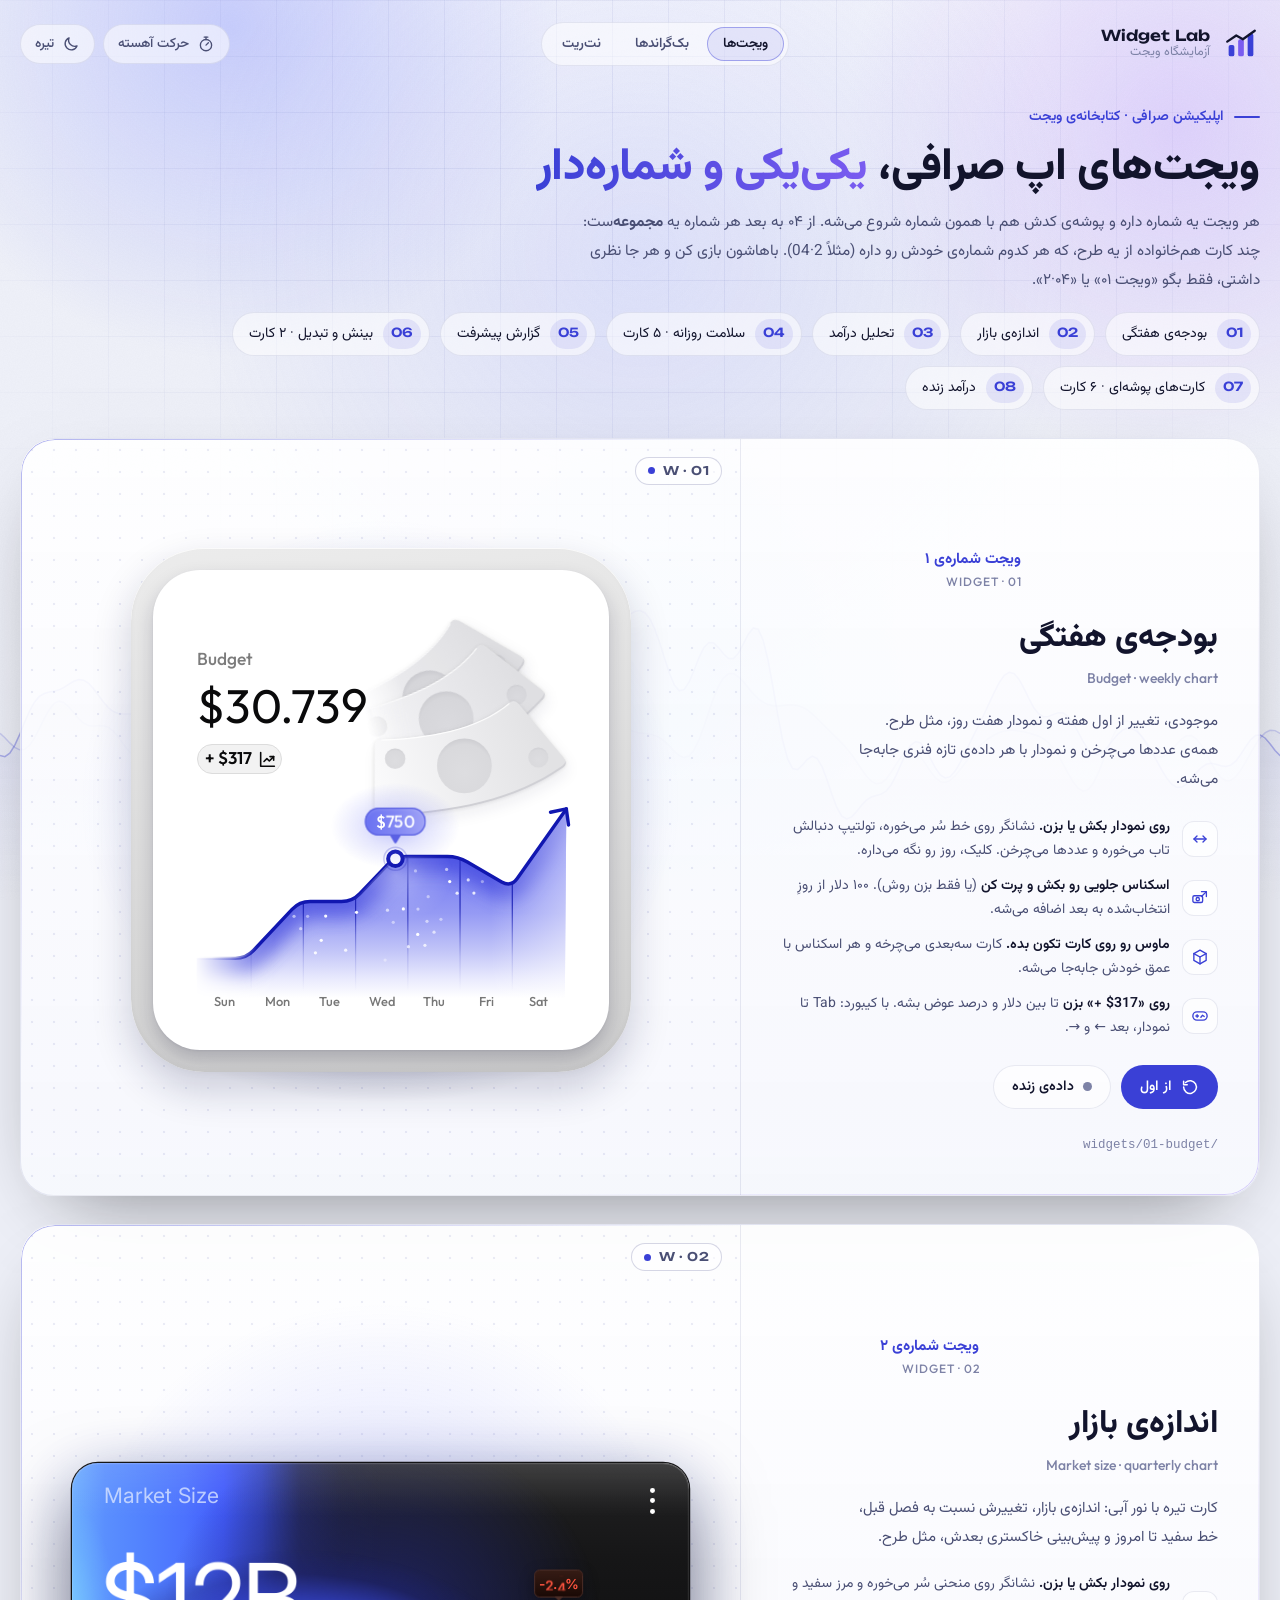
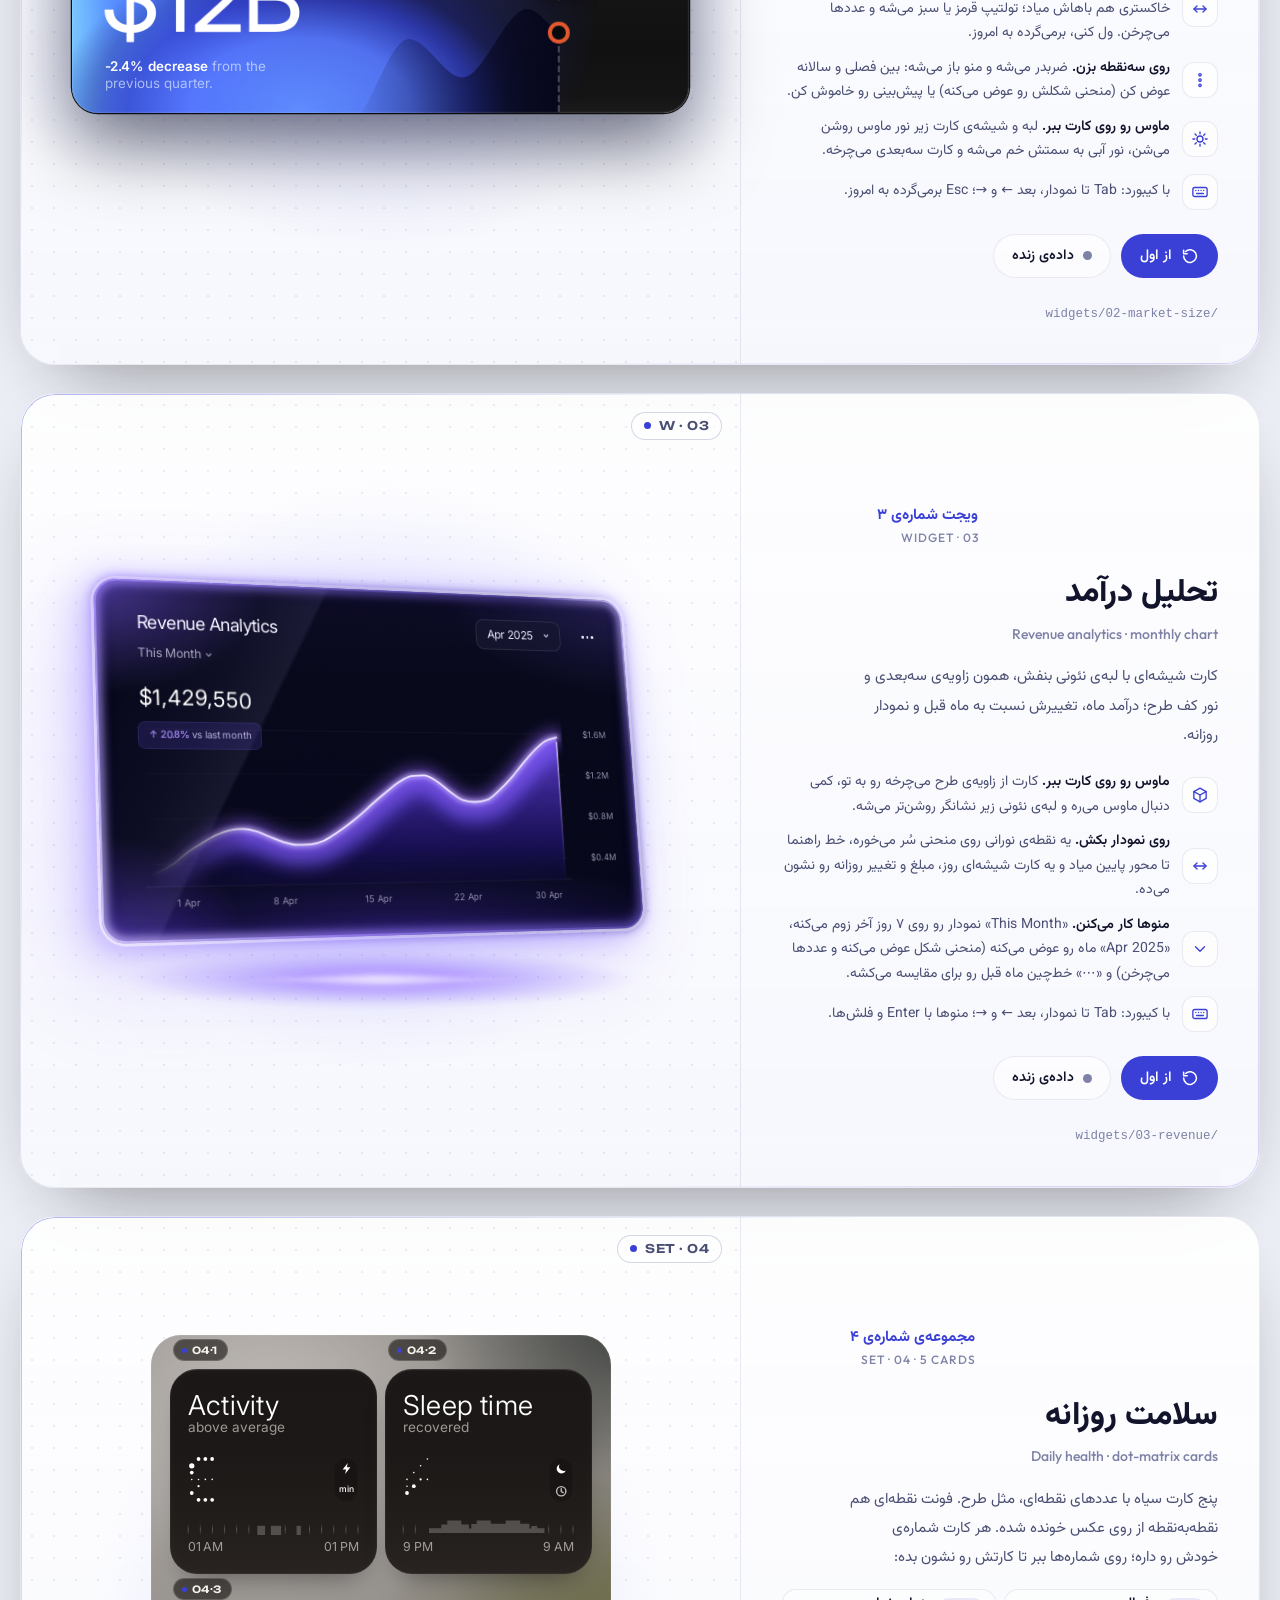
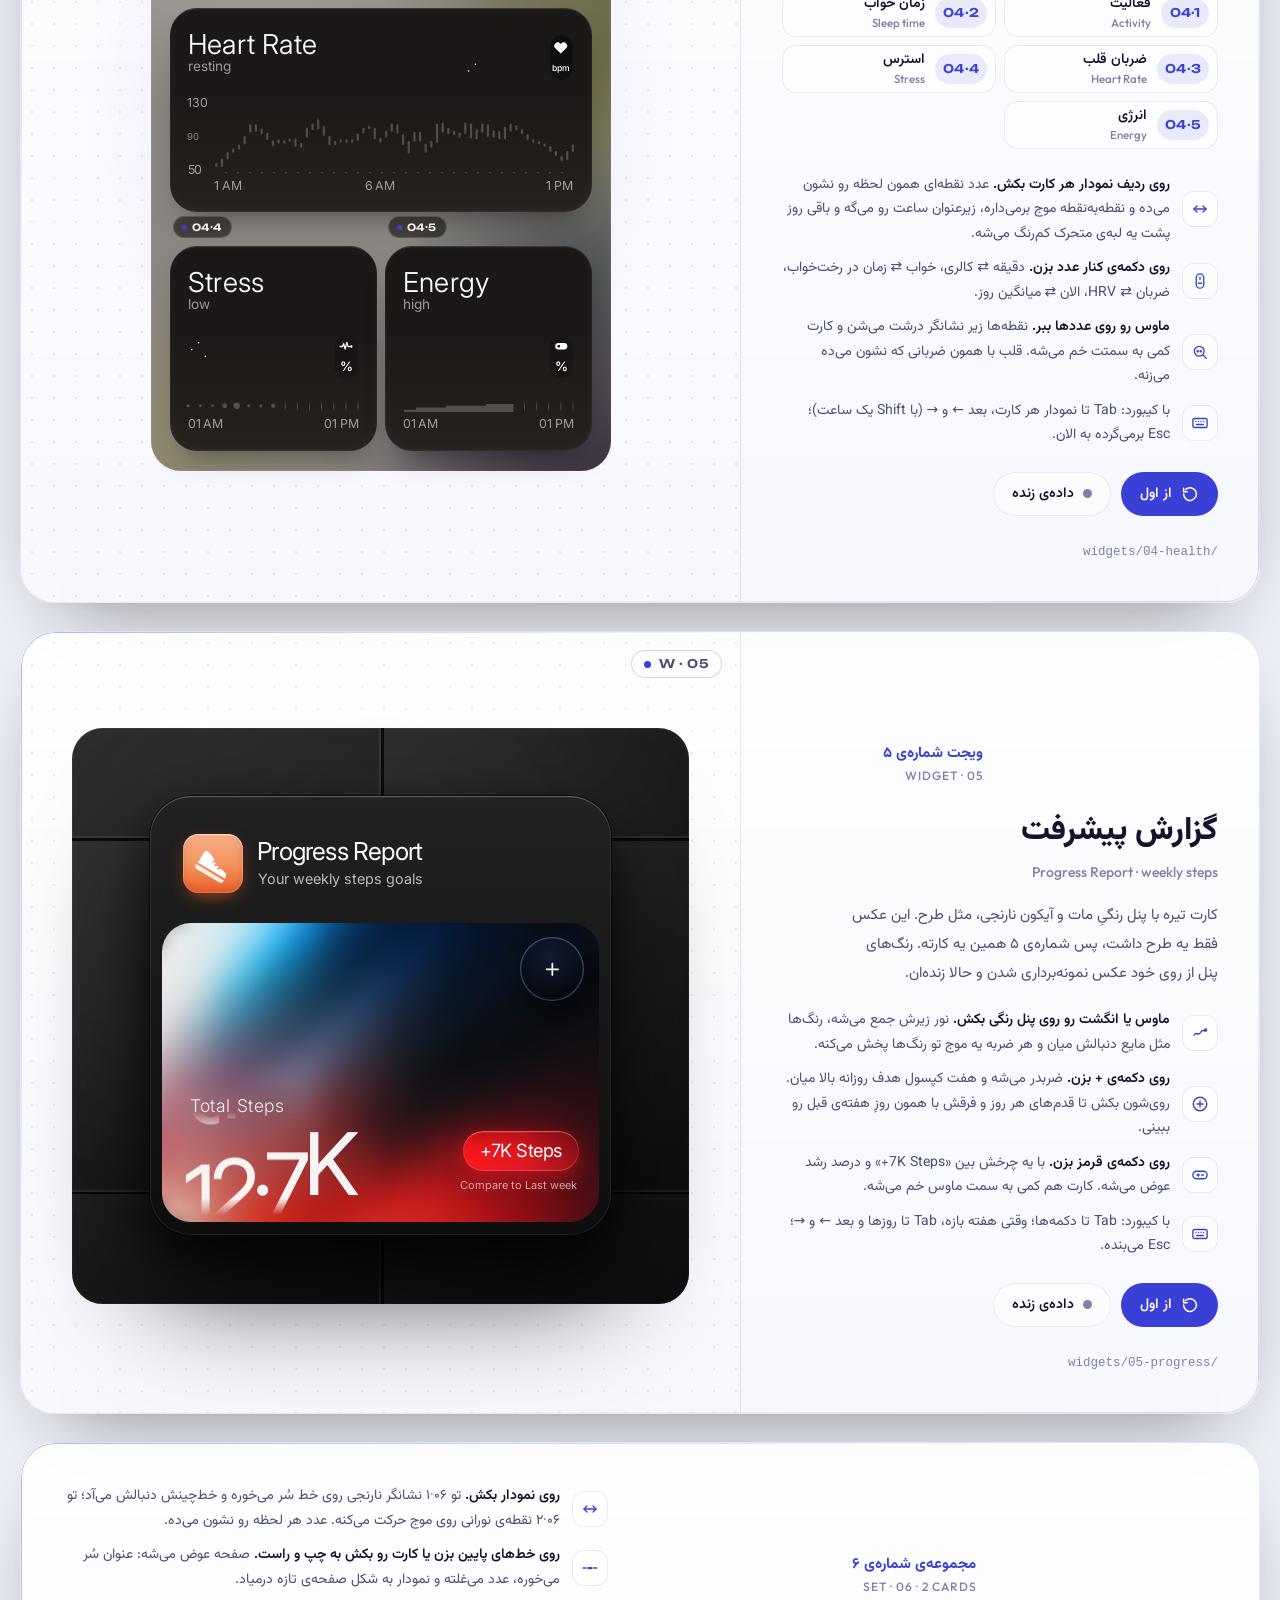
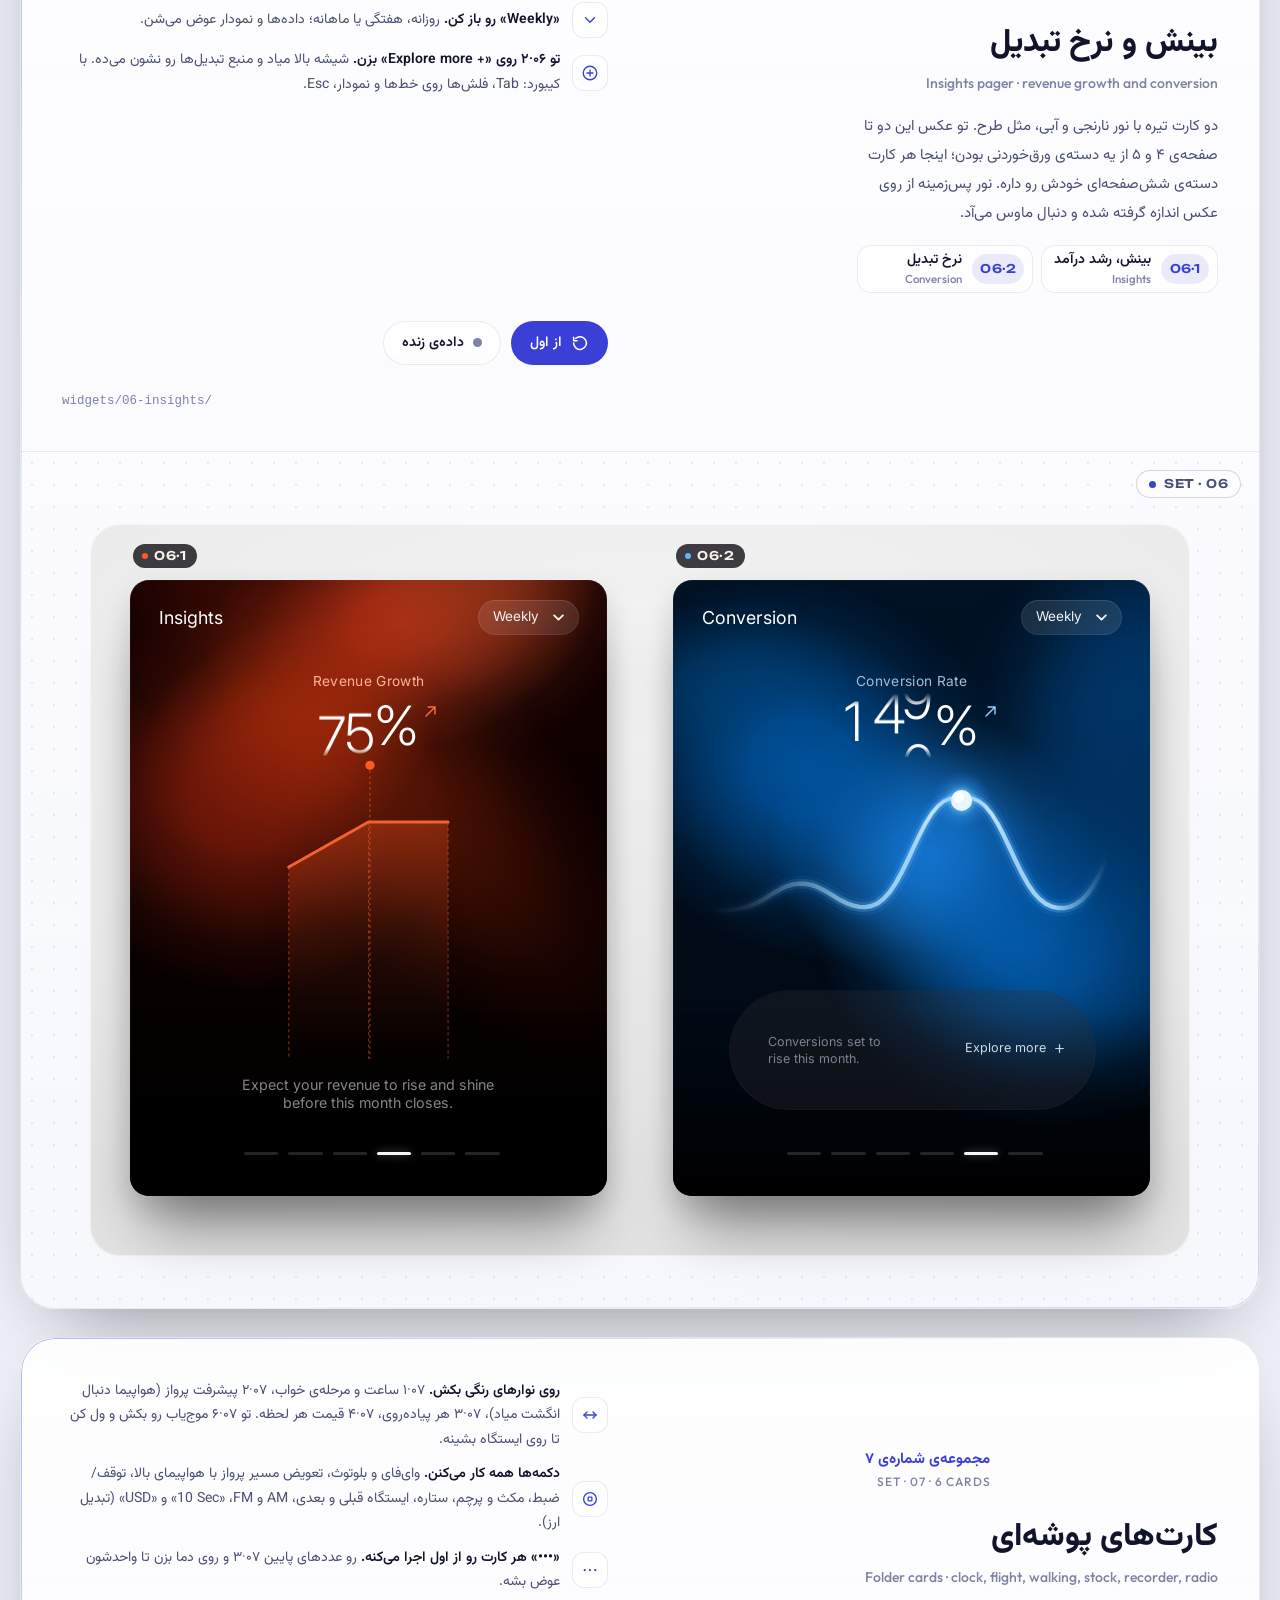
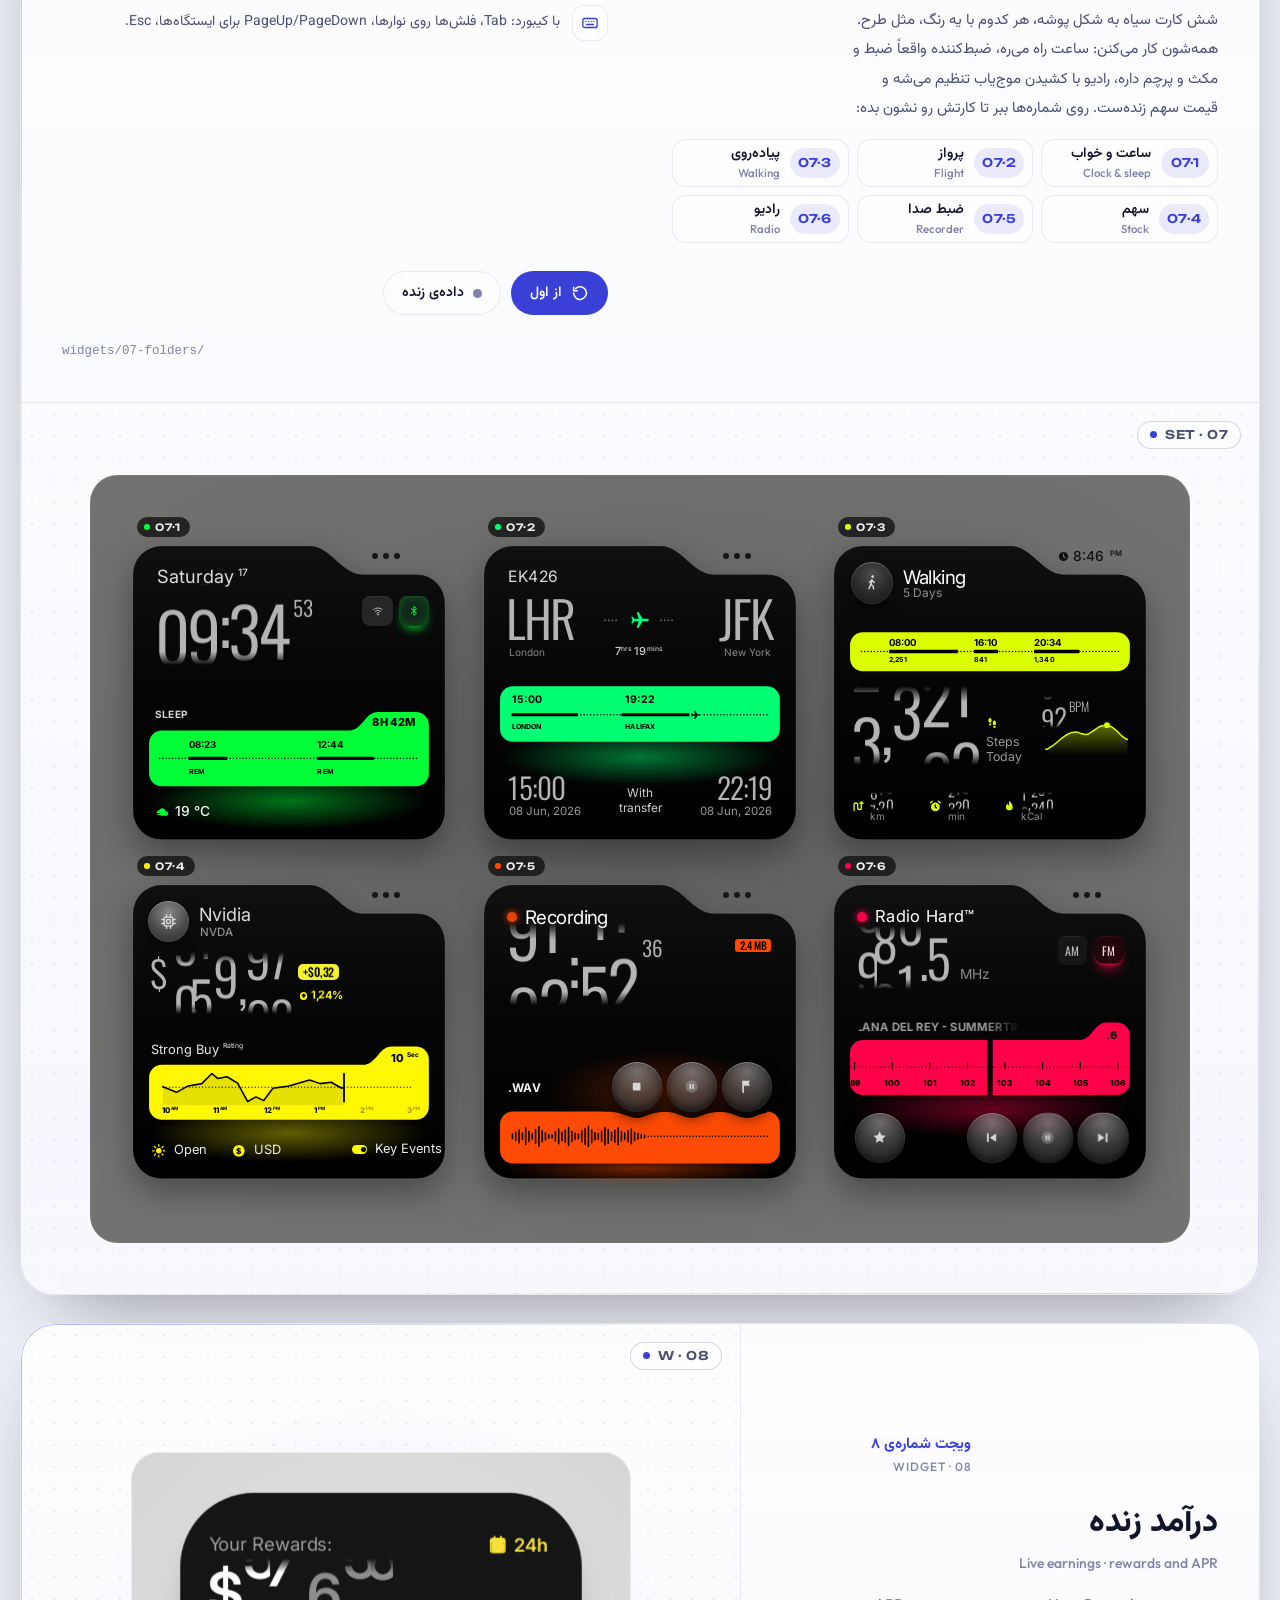
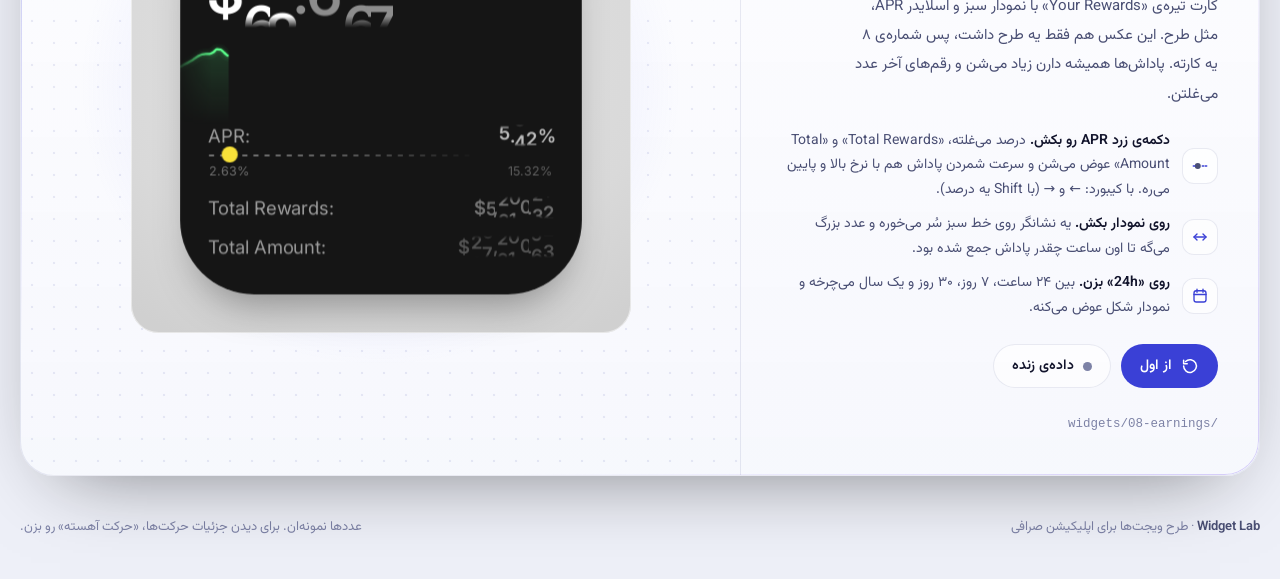
<file: exchange-widgets/index.html>
<!doctype html>
<html lang="fa" dir="rtl">
<head>
<meta charset="utf-8">
<meta name="viewport" content="width=device-width, initial-scale=1, viewport-fit=cover">
<title>Exchange Widget Lab</title>
<meta name="claude:viewport-fit-sides" content="cover">
<meta name="description" content="ویجت‌های شماره‌دار اپلیکیشن صرافی، با موشن و تعامل کامل.">
<link rel="preconnect" href="https://fonts.googleapis.com">
<link rel="preconnect" href="https://fonts.gstatic.com" crossorigin>
<link rel="stylesheet" href="https://fonts.googleapis.com/css2?family=Inter:wght@300..700&family=Oswald:wght@300..500&family=Outfit:wght@300..700&family=Unbounded:wght@500..800&family=Vazirmatn:wght@300..800&display=swap">
<!-- bundle:css -->
<link rel="stylesheet" href="lab/lab.css">
<link rel="stylesheet" href="widgets/01-budget/widget.css">
<link rel="stylesheet" href="widgets/02-market-size/widget.css">
<link rel="stylesheet" href="widgets/03-revenue/widget.css">
<link rel="stylesheet" href="widgets/04-health/set.css">
<link rel="stylesheet" href="widgets/05-progress/set.css">
<link rel="stylesheet" href="widgets/06-insights/set.css">
<link rel="stylesheet" href="widgets/07-folders/set.css">
<link rel="stylesheet" href="widgets/08-earnings/set.css">
<!-- /bundle:css -->
<script defer src="https://cdnjs.cloudflare.com/ajax/libs/gsap/3.13.0/gsap.min.js"></script>
<!-- bundle:js -->
<script defer src="lab/lab.js"></script>
<script defer src="lab/kit.js"></script>
<script defer src="widgets/01-budget/widget.js"></script>
<script defer src="widgets/02-market-size/widget.js"></script>
<script defer src="widgets/03-revenue/widget.js"></script>
<script defer src="widgets/04-health/set.js"></script>
<script defer src="widgets/05-progress/set.js"></script>
<script defer src="widgets/06-insights/set.js"></script>
<script defer src="widgets/07-folders/set.js"></script>
<script defer src="widgets/08-earnings/set.js"></script>
<!-- /bundle:js -->
</head>
<body>
<!-- bundle:body -->
<div class="lab" dir="rtl" lang="fa">
  <div class="bg" aria-hidden="true">
    <div class="bg-aurora a1"></div>
    <div class="bg-aurora a2"></div>
    <div class="bg-aurora a3"></div>
    <div class="bg-grid"></div>
    <div class="bg-market"></div>
    <div class="bg-spot"></div>
    <div class="bg-grain"></div>
  </div>

  <header class="top">
    <a class="brand" href="#top" id="top">
      <svg class="brand-mark" viewBox="0 0 40 40" aria-hidden="true" focusable="false">
        <rect class="bm-bar" x="7" y="21" width="6" height="12" rx="2"/>
        <rect class="bm-bar b2" x="17" y="15" width="6" height="18" rx="2"/>
        <rect class="bm-bar" x="27" y="9" width="6" height="24" rx="2"/>
        <path class="bm-line" d="M5.5 17.5l9.5-6.5 7 4 12.5-9"/>
      </svg>
      <span class="brand-name"><b>Widget Lab</b><span>آزمایشگاه ویجت</span></span>
    </a>
    <nav class="sections" aria-label="بخش‌ها">
      <a href="#top" data-section="widgets" aria-current="page">ویجت‌ها</a>
      <a href="backgrounds/index.html" data-section="backgrounds">بک‌گراندها</a>
      <a href="netrate/index.html" data-section="netrate">نت‌ریت</a>
    </nav>
    <div class="tools">
      <button class="tool" type="button" data-tool="slow" aria-pressed="false" title="همه‌ی حرکت‌ها چهار برابر آهسته">
        <svg viewBox="0 0 24 24" aria-hidden="true" focusable="false"><circle cx="12" cy="13.5" r="7.5"/><path d="M12 13.5l3.2-3.2"/><path d="M9.5 2.8h5"/><path d="M12 2.8v3.2"/></svg>
        <span class="label">حرکت آهسته</span>
      </button>
      <button class="tool" type="button" data-tool="theme" aria-label="پس‌زمینه‌ی روشن">
        <svg class="t-sun" viewBox="0 0 24 24" aria-hidden="true" focusable="false"><circle cx="12" cy="12" r="4"/><path d="M12 2.5v2M12 19.5v2M4.6 4.6 6 6M18 18l1.4 1.4M2.5 12h2M19.5 12h2M4.6 19.4 6 18M18 6l1.4-1.4"/></svg>
        <svg class="t-moon" viewBox="0 0 24 24" aria-hidden="true" focusable="false"><path d="M20 14.6A8.2 8.2 0 0 1 9.4 4a8.2 8.2 0 1 0 10.6 10.6z"/></svg>
        <span class="label">روشن</span>
      </button>
    </div>
  </header>

  <section class="intro" aria-labelledby="lab-title">
    <p class="eyebrow">اپلیکیشن صرافی · کتابخانه‌ی ویجت</p>
    <h1 id="lab-title">ویجت‌های اپ صرافی، <span class="grad">یکی‌یکی و شماره‌دار</span></h1>
    <p class="lead">هر ویجت یه شماره داره و پوشه‌ی کدش هم با همون شماره شروع می‌شه. از ۰۴ به بعد هر شماره یه <b>مجموعه</b>‌ست: چند کارت هم‌خانواده از یه طرح، که هر کدوم شماره‌ی خودش رو داره (مثلاً <bdi dir="ltr">04·2</bdi>). باهاشون بازی کن و هر جا نظری داشتی، فقط بگو «ویجت ۰۱» یا «۰۴·۲».</p>
    <nav class="index" aria-label="فهرست ویجت‌ها">
      <a href="#w01"><b>01</b>بودجه‌ی هفتگی</a>
      <a href="#w02"><b>02</b>اندازه‌ی بازار</a>
      <a href="#w03"><b>03</b>تحلیل درآمد</a>
      <a href="#w04"><b>04</b>سلامت روزانه · ۵ کارت</a>
      <a href="#w05"><b>05</b>گزارش پیشرفت</a>
      <a href="#w06"><b>06</b>بینش و تبدیل · ۲ کارت</a>
      <a href="#w07"><b>07</b>کارت‌های پوشه‌ای · ۶ کارت</a>
      <a href="#w08"><b>08</b>درآمد زنده</a>
    </nav>
  </section>

  <main class="stages">
    <article class="stage" id="w01" aria-labelledby="w01-title">
      <div class="stage-info">
        <div class="stage-id">
          <p class="stage-num" aria-hidden="true"><span>0</span><span>1</span></p>
          <p class="stage-kicker"><b>ویجت شماره‌ی ۱</b><span>Widget · 01</span></p>
        </div>
        <h2 class="stage-title" id="w01-title">بودجه‌ی هفتگی</h2>
        <p class="stage-en">Budget · weekly chart</p>
        <p class="stage-desc">موجودی، تغییر از اول هفته و نمودار هفت روز، مثل طرح. همه‌ی عددها می‌چرخن و نمودار با هر داده‌ی تازه فنری جابه‌جا می‌شه.</p>
        <ul class="hints">
          <li><svg viewBox="0 0 24 24" aria-hidden="true" focusable="false"><path d="M4 12h16"/><path d="M8 8l-4 4 4 4"/><path d="M16 8l4 4-4 4"/></svg><span><b>روی نمودار بکش یا بزن.</b> نشانگر روی خط سُر می‌خوره، تولتیپ دنبالش تاب می‌خوره و عددها می‌چرخن. کلیک، روز رو نگه می‌داره.</span></li>
          <li><svg viewBox="0 0 24 24" aria-hidden="true" focusable="false"><rect x="2.5" y="9" width="13" height="9" rx="2"/><circle cx="9" cy="13.5" r="2.2"/><path d="M14 3.5h6.5V10"/><path d="M20.5 3.5 14 10"/></svg><span><b>اسکناس جلویی رو بکش و پرت کن</b> (یا فقط بزن روش). ۱۰۰ دلار از روزِ انتخاب‌شده به بعد اضافه می‌شه.</span></li>
          <li><svg viewBox="0 0 24 24" aria-hidden="true" focusable="false"><path d="M12 2.8 3.8 7.4v9.2L12 21.2l8.2-4.6V7.4z"/><path d="M3.8 7.4 12 12l8.2-4.6"/><path d="M12 12v9.2"/></svg><span><b>ماوس رو روی کارت تکون بده.</b> کارت سه‌بعدی می‌چرخه و هر اسکناس با عمق خودش جابه‌جا می‌شه.</span></li>
          <li><svg viewBox="0 0 24 24" aria-hidden="true" focusable="false"><rect x="2.5" y="6.5" width="19" height="11" rx="5.5"/><path d="M6.5 12h3.4"/><path d="M8.2 10.3v3.4"/><path d="M13.2 13.6l2.2-2.6 2.2 1.6"/></svg><span><b>روی «<bdi dir="ltr">+ $317</bdi>» بزن</b> تا بین دلار و درصد عوض بشه. با کیبورد: Tab تا نمودار، بعد ← و →.</span></li>
        </ul>
        <div class="stage-actions">
          <button class="btn primary" type="button" data-act="replay">
            <svg viewBox="0 0 24 24" aria-hidden="true" focusable="false"><path d="M3.5 12a8.5 8.5 0 1 0 2.6-6.1"/><path d="M3.5 4.2V9h4.8"/></svg>
            از اول
          </button>
          <button class="btn" type="button" data-act="live" aria-pressed="false"><i class="dot" aria-hidden="true"></i>داده‌ی زنده</button>
        </div>
        <code class="stage-path">widgets/01-budget/</code>
      </div>
      <div class="stage-show">
        <span class="stage-tag" aria-hidden="true"><i></i>W · 01</span>
        <div class="stage-mount" data-mount="1"></div>
      </div>
    </article>

    <article class="stage" id="w02" aria-labelledby="w02-title">
      <div class="stage-info">
        <div class="stage-id">
          <p class="stage-num" aria-hidden="true"><span>0</span><span>2</span></p>
          <p class="stage-kicker"><b>ویجت شماره‌ی ۲</b><span>Widget · 02</span></p>
        </div>
        <h2 class="stage-title" id="w02-title">اندازه‌ی بازار</h2>
        <p class="stage-en">Market size · quarterly chart</p>
        <p class="stage-desc">کارت تیره با نور آبی: اندازه‌ی بازار، تغییرش نسبت به فصل قبل، خط سفید تا امروز و پیش‌بینی خاکستری بعدش، مثل طرح.</p>
        <ul class="hints">
          <li><svg viewBox="0 0 24 24" aria-hidden="true" focusable="false"><path d="M4 12h16"/><path d="M8 8l-4 4 4 4"/><path d="M16 8l4 4-4 4"/></svg><span><b>روی نمودار بکش یا بزن.</b> نشانگر روی منحنی سُر می‌خوره و مرز سفید و خاکستری هم باهاش میاد؛ تولتیپ قرمز یا سبز می‌شه و عددها می‌چرخن. ول کنی، برمی‌گرده به امروز.</span></li>
          <li><svg viewBox="0 0 24 24" aria-hidden="true" focusable="false"><circle cx="12" cy="5" r="1.6"/><circle cx="12" cy="12" r="1.6"/><circle cx="12" cy="19" r="1.6"/></svg><span><b>روی سه‌نقطه بزن.</b> ضربدر می‌شه و منو باز می‌شه: بین فصلی و سالانه عوض کن (منحنی شکلش رو عوض می‌کنه) یا پیش‌بینی رو خاموش کن.</span></li>
          <li><svg viewBox="0 0 24 24" aria-hidden="true" focusable="false"><circle cx="12" cy="12" r="4"/><path d="M12 2.5v2.5M12 19v2.5M2.5 12H5M19 12h2.5M5.3 5.3l1.8 1.8M16.9 16.9l1.8 1.8M5.3 18.7l1.8-1.8M16.9 7.1l1.8-1.8"/></svg><span><b>ماوس رو روی کارت ببر.</b> لبه و شیشه‌ی کارت زیر نور ماوس روشن می‌شن، نور آبی به سمتش خم می‌شه و کارت سه‌بعدی می‌چرخه.</span></li>
          <li><svg viewBox="0 0 24 24" aria-hidden="true" focusable="false"><rect x="2.5" y="6" width="19" height="12" rx="2.5"/><path d="M6.5 10h.01M10 10h.01M13.5 10h.01M17 10h.01M7.5 14h9"/></svg><span>با کیبورد: Tab تا نمودار، بعد ← و →؛ Esc برمی‌گرده به امروز.</span></li>
        </ul>
        <div class="stage-actions">
          <button class="btn primary" type="button" data-act="replay">
            <svg viewBox="0 0 24 24" aria-hidden="true" focusable="false"><path d="M3.5 12a8.5 8.5 0 1 0 2.6-6.1"/><path d="M3.5 4.2V9h4.8"/></svg>
            از اول
          </button>
          <button class="btn" type="button" data-act="live" aria-pressed="false"><i class="dot" aria-hidden="true"></i>داده‌ی زنده</button>
        </div>
        <code class="stage-path">widgets/02-market-size/</code>
      </div>
      <div class="stage-show">
        <span class="stage-tag" aria-hidden="true"><i></i>W · 02</span>
        <div class="stage-mount is-wide" data-mount="2"></div>
      </div>
    </article>

    <article class="stage" id="w03" aria-labelledby="w03-title">
      <div class="stage-info">
        <div class="stage-id">
          <p class="stage-num" aria-hidden="true"><span>0</span><span>3</span></p>
          <p class="stage-kicker"><b>ویجت شماره‌ی ۳</b><span>Widget · 03</span></p>
        </div>
        <h2 class="stage-title" id="w03-title">تحلیل درآمد</h2>
        <p class="stage-en">Revenue analytics · monthly chart</p>
        <p class="stage-desc">کارت شیشه‌ای با لبه‌ی نئونی بنفش، همون زاویه‌ی سه‌بعدی و نور کف طرح؛ درآمد ماه، تغییرش نسبت به ماه قبل و نمودار روزانه.</p>
        <ul class="hints">
          <li><svg viewBox="0 0 24 24" aria-hidden="true" focusable="false"><path d="M12 2.8 3.8 7.4v9.2L12 21.2l8.2-4.6V7.4z"/><path d="M3.8 7.4 12 12l8.2-4.6"/><path d="M12 12v9.2"/></svg><span><b>ماوس رو روی کارت ببر.</b> کارت از زاویه‌ی طرح می‌چرخه رو به تو، کمی دنبال ماوس می‌ره و لبه‌ی نئونی زیر نشانگر روشن‌تر می‌شه.</span></li>
          <li><svg viewBox="0 0 24 24" aria-hidden="true" focusable="false"><path d="M4 12h16"/><path d="M8 8l-4 4 4 4"/><path d="M16 8l4 4-4 4"/></svg><span><b>روی نمودار بکش.</b> یه نقطه‌ی نورانی روی منحنی سُر می‌خوره، خط راهنما تا محور پایین میاد و یه کارت شیشه‌ای روز، مبلغ و تغییر روزانه رو نشون می‌ده.</span></li>
          <li><svg viewBox="0 0 24 24" aria-hidden="true" focusable="false"><path d="M6 9l6 6 6-6"/></svg><span><b>منوها کار می‌کنن.</b> «<bdi dir="ltr">This Month</bdi>» نمودار رو روی ۷ روز آخر زوم می‌کنه، «<bdi dir="ltr">Apr 2025</bdi>» ماه رو عوض می‌کنه (منحنی شکل عوض می‌کنه و عددها می‌چرخن) و «<bdi dir="ltr">⋯</bdi>» خط‌چین ماه قبل رو برای مقایسه می‌کشه.</span></li>
          <li><svg viewBox="0 0 24 24" aria-hidden="true" focusable="false"><rect x="2.5" y="6" width="19" height="12" rx="2.5"/><path d="M6.5 10h.01M10 10h.01M13.5 10h.01M17 10h.01M7.5 14h9"/></svg><span>با کیبورد: Tab تا نمودار، بعد ← و →؛ منوها با Enter و فلش‌ها.</span></li>
        </ul>
        <div class="stage-actions">
          <button class="btn primary" type="button" data-act="replay">
            <svg viewBox="0 0 24 24" aria-hidden="true" focusable="false"><path d="M3.5 12a8.5 8.5 0 1 0 2.6-6.1"/><path d="M3.5 4.2V9h4.8"/></svg>
            از اول
          </button>
          <button class="btn" type="button" data-act="live" aria-pressed="false"><i class="dot" aria-hidden="true"></i>داده‌ی زنده</button>
        </div>
        <code class="stage-path">widgets/03-revenue/</code>
      </div>
      <div class="stage-show">
        <span class="stage-tag" aria-hidden="true"><i></i>W · 03</span>
        <div class="stage-mount is-wide" data-mount="3"></div>
      </div>
    </article>
    <article class="stage is-set" id="w04" aria-labelledby="w04-title">
      <div class="stage-info">
        <div class="stage-id">
          <p class="stage-num" aria-hidden="true"><span>0</span><span>4</span></p>
          <p class="stage-kicker"><b>مجموعه‌ی شماره‌ی ۴</b><span>Set · 04 · 5 cards</span></p>
        </div>
        <h2 class="stage-title" id="w04-title">سلامت روزانه</h2>
        <p class="stage-en">Daily health · dot-matrix cards</p>
        <p class="stage-desc">پنج کارت سیاه با عددهای نقطه‌ای، مثل طرح. فونت نقطه‌ای هم نقطه‌به‌نقطه از روی عکس خونده شده. هر کارت شماره‌ی خودش رو داره؛ روی شماره‌ها ببر تا کارتش رو نشون بده:</p>
        <ol class="stage-subs" aria-label="کارت‌های مجموعه‌ی ۴">
          <li><button type="button" data-sub="0"><b>04·1</b><span>فعالیت<i>Activity</i></span></button></li>
          <li><button type="button" data-sub="1"><b>04·2</b><span>زمان خواب<i>Sleep time</i></span></button></li>
          <li><button type="button" data-sub="2"><b>04·3</b><span>ضربان قلب<i>Heart Rate</i></span></button></li>
          <li><button type="button" data-sub="3"><b>04·4</b><span>استرس<i>Stress</i></span></button></li>
          <li><button type="button" data-sub="4"><b>04·5</b><span>انرژی<i>Energy</i></span></button></li>
        </ol>
        <ul class="hints">
          <li><svg viewBox="0 0 24 24" aria-hidden="true" focusable="false"><path d="M4 12h16"/><path d="M8 8l-4 4 4 4"/><path d="M16 8l4 4-4 4"/></svg><span><b>روی ردیف نمودار هر کارت بکش.</b> عدد نقطه‌ای همون لحظه رو نشون می‌ده و نقطه‌به‌نقطه موج برمی‌داره، زیرعنوان ساعت رو می‌گه و باقی روز پشت یه لبه‌ی متحرک کم‌رنگ می‌شه.</span></li>
          <li><svg viewBox="0 0 24 24" aria-hidden="true" focusable="false"><rect x="7" y="2.5" width="10" height="19" rx="5"/><path d="M12 7v3"/><path d="M10 15h4"/></svg><span><b>روی دکمه‌ی کنار عدد بزن.</b> دقیقه ⇄ کالری، خواب ⇄ زمان در رخت‌خواب، ضربان ⇄ <bdi dir="ltr">HRV</bdi>، الان ⇄ میانگین روز.</span></li>
          <li><svg viewBox="0 0 24 24" aria-hidden="true" focusable="false"><circle cx="11" cy="11" r="6.5"/><path d="M16 16l4.5 4.5"/><circle cx="9" cy="11" r=".8"/><circle cx="13" cy="11" r=".8"/></svg><span><b>ماوس رو روی عددها ببر.</b> نقطه‌ها زیر نشانگر درشت می‌شن و کارت کمی به سمتت خم می‌شه. قلب با همون ضربانی که نشون می‌ده می‌زنه.</span></li>
          <li><svg viewBox="0 0 24 24" aria-hidden="true" focusable="false"><rect x="2.5" y="6" width="19" height="12" rx="2.5"/><path d="M6.5 10h.01M10 10h.01M13.5 10h.01M17 10h.01M7.5 14h9"/></svg><span>با کیبورد: Tab تا نمودار هر کارت، بعد ← و → (با Shift یک ساعت)؛ Esc برمی‌گرده به الان.</span></li>
        </ul>
        <div class="stage-actions">
          <button class="btn primary" type="button" data-act="replay">
            <svg viewBox="0 0 24 24" aria-hidden="true" focusable="false"><path d="M3.5 12a8.5 8.5 0 1 0 2.6-6.1"/><path d="M3.5 4.2V9h4.8"/></svg>
            از اول
          </button>
          <button class="btn" type="button" data-act="live" aria-pressed="false"><i class="dot" aria-hidden="true"></i>داده‌ی زنده</button>
        </div>
        <code class="stage-path">widgets/04-health/</code>
      </div>
      <div class="stage-show">
        <span class="stage-tag" aria-hidden="true"><i></i>SET · 04</span>
        <div class="stage-mount is-tall" data-mount="4"></div>
      </div>
    </article>
    <article class="stage" id="w05" aria-labelledby="w05-title">
      <div class="stage-info">
        <div class="stage-id">
          <p class="stage-num" aria-hidden="true"><span>0</span><span>5</span></p>
          <p class="stage-kicker"><b>ویجت شماره‌ی ۵</b><span>Widget · 05</span></p>
        </div>
        <h2 class="stage-title" id="w05-title">گزارش پیشرفت</h2>
        <p class="stage-en">Progress Report · weekly steps</p>
        <p class="stage-desc">کارت تیره با پنل رنگیِ مات و آیکون نارنجی، مثل طرح. این عکس فقط یه طرح داشت، پس شماره‌ی ۵ همین یه کارته. رنگ‌های پنل از روی خود عکس نمونه‌برداری شدن و حالا زنده‌ان.</p>
        <ul class="hints">
          <li><svg viewBox="0 0 24 24" aria-hidden="true" focusable="false"><path d="M4 15c3-6 6 2 9-4s5 1 7-3"/><circle cx="19.5" cy="8" r="1.4"/></svg><span><b>ماوس یا انگشت رو روی پنل رنگی بکش.</b> نور زیرش جمع می‌شه، رنگ‌ها مثل مایع دنبالش میان و هر ضربه یه موج تو رنگ‌ها پخش می‌کنه.</span></li>
          <li><svg viewBox="0 0 24 24" aria-hidden="true" focusable="false"><circle cx="12" cy="12" r="9"/><path d="M12 8v8M8 12h8"/></svg><span><b>روی دکمه‌ی + بزن.</b> ضربدر می‌شه و هفت کپسول هدف روزانه بالا میان. روی‌شون بکش تا قدم‌های هر روز و فرقش با همون روزِ هفته‌ی قبل رو ببینی.</span></li>
          <li><svg viewBox="0 0 24 24" aria-hidden="true" focusable="false"><rect x="2.5" y="7" width="19" height="10" rx="5"/><path d="M8 12h3M9.5 10.5v3M14 12h2.5"/></svg><span><b>روی دکمه‌ی قرمز بزن.</b> با یه چرخش بین «<bdi dir="ltr">+7K Steps</bdi>» و درصد رشد عوض می‌شه. کارت هم کمی به سمت ماوس خم می‌شه.</span></li>
          <li><svg viewBox="0 0 24 24" aria-hidden="true" focusable="false"><rect x="2.5" y="6" width="19" height="12" rx="2.5"/><path d="M6.5 10h.01M10 10h.01M13.5 10h.01M17 10h.01M7.5 14h9"/></svg><span>با کیبورد: Tab تا دکمه‌ها؛ وقتی هفته بازه، Tab تا روزها و بعد ← و →؛ Esc می‌بنده.</span></li>
        </ul>
        <div class="stage-actions">
          <button class="btn primary" type="button" data-act="replay">
            <svg viewBox="0 0 24 24" aria-hidden="true" focusable="false"><path d="M3.5 12a8.5 8.5 0 1 0 2.6-6.1"/><path d="M3.5 4.2V9h4.8"/></svg>
            از اول
          </button>
          <button class="btn" type="button" data-act="live" aria-pressed="false"><i class="dot" aria-hidden="true"></i>داده‌ی زنده</button>
        </div>
        <code class="stage-path">widgets/05-progress/</code>
      </div>
      <div class="stage-show">
        <span class="stage-tag" aria-hidden="true"><i></i>W · 05</span>
        <div class="stage-mount is-wide" data-mount="5"></div>
      </div>
    </article>
    <article class="stage is-set is-full" id="w06" aria-labelledby="w06-title">
      <div class="stage-info">
        <div class="stage-id">
          <p class="stage-num" aria-hidden="true"><span>0</span><span>6</span></p>
          <p class="stage-kicker"><b>مجموعه‌ی شماره‌ی ۶</b><span>Set · 06 · 2 cards</span></p>
        </div>
        <h2 class="stage-title" id="w06-title">بینش و نرخ تبدیل</h2>
        <p class="stage-en">Insights pager · revenue growth and conversion</p>
        <p class="stage-desc">دو کارت تیره با نور نارنجی و آبی، مثل طرح. تو عکس این دو تا صفحه‌ی ۴ و ۵ از یه دسته‌ی ورق‌خوردنی بودن؛ اینجا هر کارت دسته‌ی شش‌صفحه‌ای خودش رو داره. نور پس‌زمینه از روی عکس اندازه گرفته شده و دنبال ماوس می‌آد.</p>
        <ol class="stage-subs" aria-label="کارت‌های مجموعه‌ی ۶">
          <li><button type="button" data-sub="0"><b>06·1</b><span>بینش، رشد درآمد<i>Insights</i></span></button></li>
          <li><button type="button" data-sub="1"><b>06·2</b><span>نرخ تبدیل<i>Conversion</i></span></button></li>
        </ol>
        <ul class="hints">
          <li><svg viewBox="0 0 24 24" aria-hidden="true" focusable="false"><path d="M4 12h16"/><path d="M8 8l-4 4 4 4"/><path d="M16 8l4 4-4 4"/></svg><span><b>روی نمودار بکش.</b> تو ۰۶·۱ نشانگر نارنجی روی خط سُر می‌خوره و خط‌چینش دنبالش می‌آد؛ تو ۰۶·۲ نقطه‌ی نورانی روی موج حرکت می‌کنه. عدد هر لحظه رو نشون می‌ده.</span></li>
          <li><svg viewBox="0 0 24 24" aria-hidden="true" focusable="false"><path d="M3 12h4M17 12h4"/><path d="M10 12h4" stroke-width="3"/></svg><span><b>روی خط‌های پایین بزن یا کارت رو بکش به چپ و راست.</b> صفحه عوض می‌شه: عنوان سُر می‌خوره، عدد می‌غلته و نمودار به شکل صفحه‌ی تازه درمیاد.</span></li>
          <li><svg viewBox="0 0 24 24" aria-hidden="true" focusable="false"><path d="M6 9l6 6 6-6"/></svg><span><b>«<bdi dir="ltr">Weekly</bdi>» رو باز کن.</b> روزانه، هفتگی یا ماهانه؛ داده‌ها و نمودار عوض می‌شن.</span></li>
          <li><svg viewBox="0 0 24 24" aria-hidden="true" focusable="false"><circle cx="12" cy="12" r="9"/><path d="M12 8v8M8 12h8"/></svg><span><b>تو ۰۶·۲ روی «<bdi dir="ltr">Explore more +</bdi>» بزن.</b> شیشه بالا میاد و منبع تبدیل‌ها رو نشون می‌ده. با کیبورد: Tab، فلش‌ها روی خط‌ها و نمودار، Esc.</span></li>
        </ul>
        <div class="stage-actions">
          <button class="btn primary" type="button" data-act="replay">
            <svg viewBox="0 0 24 24" aria-hidden="true" focusable="false"><path d="M3.5 12a8.5 8.5 0 1 0 2.6-6.1"/><path d="M3.5 4.2V9h4.8"/></svg>
            از اول
          </button>
          <button class="btn" type="button" data-act="live" aria-pressed="false"><i class="dot" aria-hidden="true"></i>داده‌ی زنده</button>
        </div>
        <code class="stage-path">widgets/06-insights/</code>
      </div>
      <div class="stage-show">
        <span class="stage-tag" aria-hidden="true"><i></i>SET · 06</span>
        <div class="stage-mount is-full" data-mount="6"></div>
      </div>
    </article>
    <article class="stage is-set is-full" id="w07" aria-labelledby="w07-title">
      <div class="stage-info">
        <div class="stage-id">
          <p class="stage-num" aria-hidden="true"><span>0</span><span>7</span></p>
          <p class="stage-kicker"><b>مجموعه‌ی شماره‌ی ۷</b><span>Set · 07 · 6 cards</span></p>
        </div>
        <h2 class="stage-title" id="w07-title">کارت‌های پوشه‌ای</h2>
        <p class="stage-en">Folder cards · clock, flight, walking, stock, recorder, radio</p>
        <p class="stage-desc">شش کارت سیاه به شکل پوشه، هر کدوم با یه رنگ، مثل طرح. همه‌شون کار می‌کنن: ساعت راه می‌ره، ضبط‌کننده واقعاً ضبط و مکث و پرچم داره، رادیو با کشیدن موج‌یاب تنظیم می‌شه و قیمت سهم زنده‌ست. روی شماره‌ها ببر تا کارتش رو نشون بده:</p>
        <ol class="stage-subs" aria-label="کارت‌های مجموعه‌ی ۷">
          <li><button type="button" data-sub="0"><b>07·1</b><span>ساعت و خواب<i>Clock &amp; sleep</i></span></button></li>
          <li><button type="button" data-sub="1"><b>07·2</b><span>پرواز<i>Flight</i></span></button></li>
          <li><button type="button" data-sub="2"><b>07·3</b><span>پیاده‌روی<i>Walking</i></span></button></li>
          <li><button type="button" data-sub="3"><b>07·4</b><span>سهم<i>Stock</i></span></button></li>
          <li><button type="button" data-sub="4"><b>07·5</b><span>ضبط صدا<i>Recorder</i></span></button></li>
          <li><button type="button" data-sub="5"><b>07·6</b><span>رادیو<i>Radio</i></span></button></li>
        </ol>
        <ul class="hints">
          <li><svg viewBox="0 0 24 24" aria-hidden="true" focusable="false"><path d="M4 12h16"/><path d="M8 8l-4 4 4 4"/><path d="M16 8l4 4-4 4"/></svg><span><b>روی نوارهای رنگی بکش.</b> ۰۷·۱ ساعت و مرحله‌ی خواب، ۰۷·۲ پیشرفت پرواز (هواپیما دنبال انگشت میاد)، ۰۷·۳ هر پیاده‌روی، ۰۷·۴ قیمت هر لحظه. تو ۰۷·۶ موج‌یاب رو بکش و ول کن تا روی ایستگاه بشینه.</span></li>
          <li><svg viewBox="0 0 24 24" aria-hidden="true" focusable="false"><circle cx="12" cy="12" r="8.5"/><rect x="9.5" y="9.5" width="5" height="5" rx="1"/></svg><span><b>دکمه‌ها همه کار می‌کنن.</b> وای‌فای و بلوتوث، تعویض مسیر پرواز با هواپیمای بالا، توقف/ضبط، مکث و پرچم، ستاره، ایستگاه قبلی و بعدی، AM و FM، «<bdi dir="ltr">10 Sec</bdi>» و «<bdi dir="ltr">USD</bdi>» (تبدیل ارز).</span></li>
          <li><svg viewBox="0 0 24 24" aria-hidden="true" focusable="false"><path d="M5 12h.01M12 12h.01M19 12h.01" stroke-width="3"/></svg><span><b>«•••» هر کارت رو از اول اجرا می‌کنه.</b> رو عددهای پایین ۰۷·۳ و روی دما بزن تا واحدشون عوض بشه.</span></li>
          <li><svg viewBox="0 0 24 24" aria-hidden="true" focusable="false"><rect x="2.5" y="6" width="19" height="12" rx="2.5"/><path d="M6.5 10h.01M10 10h.01M13.5 10h.01M17 10h.01M7.5 14h9"/></svg><span>با کیبورد: Tab، فلش‌ها روی نوارها، PageUp/PageDown برای ایستگاه‌ها، Esc.</span></li>
        </ul>
        <div class="stage-actions">
          <button class="btn primary" type="button" data-act="replay">
            <svg viewBox="0 0 24 24" aria-hidden="true" focusable="false"><path d="M3.5 12a8.5 8.5 0 1 0 2.6-6.1"/><path d="M3.5 4.2V9h4.8"/></svg>
            از اول
          </button>
          <button class="btn" type="button" data-act="live" aria-pressed="false"><i class="dot" aria-hidden="true"></i>داده‌ی زنده</button>
        </div>
        <code class="stage-path">widgets/07-folders/</code>
      </div>
      <div class="stage-show">
        <span class="stage-tag" aria-hidden="true"><i></i>SET · 07</span>
        <div class="stage-mount is-full" data-mount="7"></div>
      </div>
    </article>
    <article class="stage" id="w08" aria-labelledby="w08-title">
      <div class="stage-info">
        <div class="stage-id">
          <p class="stage-num" aria-hidden="true"><span>0</span><span>8</span></p>
          <p class="stage-kicker"><b>ویجت شماره‌ی ۸</b><span>Widget · 08</span></p>
        </div>
        <h2 class="stage-title" id="w08-title">درآمد زنده</h2>
        <p class="stage-en">Live earnings · rewards and APR</p>
        <p class="stage-desc">کارت تیره‌ی «<bdi dir="ltr">Your Rewards</bdi>» با نمودار سبز و اسلایدر APR، مثل طرح. این عکس هم فقط یه طرح داشت، پس شماره‌ی ۸ یه کارته. پاداش‌ها همیشه دارن زیاد می‌شن و رقم‌های آخر عدد می‌غلتن.</p>
        <ul class="hints">
          <li><svg viewBox="0 0 24 24" aria-hidden="true" focusable="false"><circle cx="9" cy="12" r="4" fill="currentColor" stroke="none"/><path d="M15 12h6M3 12h2" stroke-dasharray="2 2"/></svg><span><b>دکمه‌ی زرد APR رو بکش.</b> درصد می‌غلته، «<bdi dir="ltr">Total Rewards</bdi>» و «<bdi dir="ltr">Total Amount</bdi>» عوض می‌شن و سرعت شمردن پاداش هم با نرخ بالا و پایین می‌ره. با کیبورد: ← و → (با Shift یه درصد).</span></li>
          <li><svg viewBox="0 0 24 24" aria-hidden="true" focusable="false"><path d="M4 12h16"/><path d="M8 8l-4 4 4 4"/><path d="M16 8l4 4-4 4"/></svg><span><b>روی نمودار بکش.</b> یه نشانگر روی خط سبز سُر می‌خوره و عدد بزرگ می‌گه تا اون ساعت چقدر پاداش جمع شده بود.</span></li>
          <li><svg viewBox="0 0 24 24" aria-hidden="true" focusable="false"><rect x="4" y="5" width="16" height="15" rx="3"/><path d="M8 3v4M16 3v4M4 10h16"/></svg><span><b>روی «<bdi dir="ltr">24h</bdi>» بزن.</b> بین ۲۴ ساعت، ۷ روز، ۳۰ روز و یک سال می‌چرخه و نمودار شکل عوض می‌کنه.</span></li>
        </ul>
        <div class="stage-actions">
          <button class="btn primary" type="button" data-act="replay">
            <svg viewBox="0 0 24 24" aria-hidden="true" focusable="false"><path d="M3.5 12a8.5 8.5 0 1 0 2.6-6.1"/><path d="M3.5 4.2V9h4.8"/></svg>
            از اول
          </button>
          <button class="btn" type="button" data-act="live" aria-pressed="false"><i class="dot" aria-hidden="true"></i>داده‌ی زنده</button>
        </div>
        <code class="stage-path">widgets/08-earnings/</code>
      </div>
      <div class="stage-show">
        <span class="stage-tag" aria-hidden="true"><i></i>W · 08</span>
        <div class="stage-mount" data-mount="8"></div>
      </div>
    </article>
  </main>

  <footer class="foot">
    <span><b>Widget Lab</b> · طرح ویجت‌ها برای اپلیکیشن صرافی</span>
    <span>عددها نمونه‌ان. برای دیدن جزئیات حرکت‌ها، «حرکت آهسته» رو بزن.</span>
  </footer>
</div>
<!-- /bundle:body -->
</body>
</html>
</file>
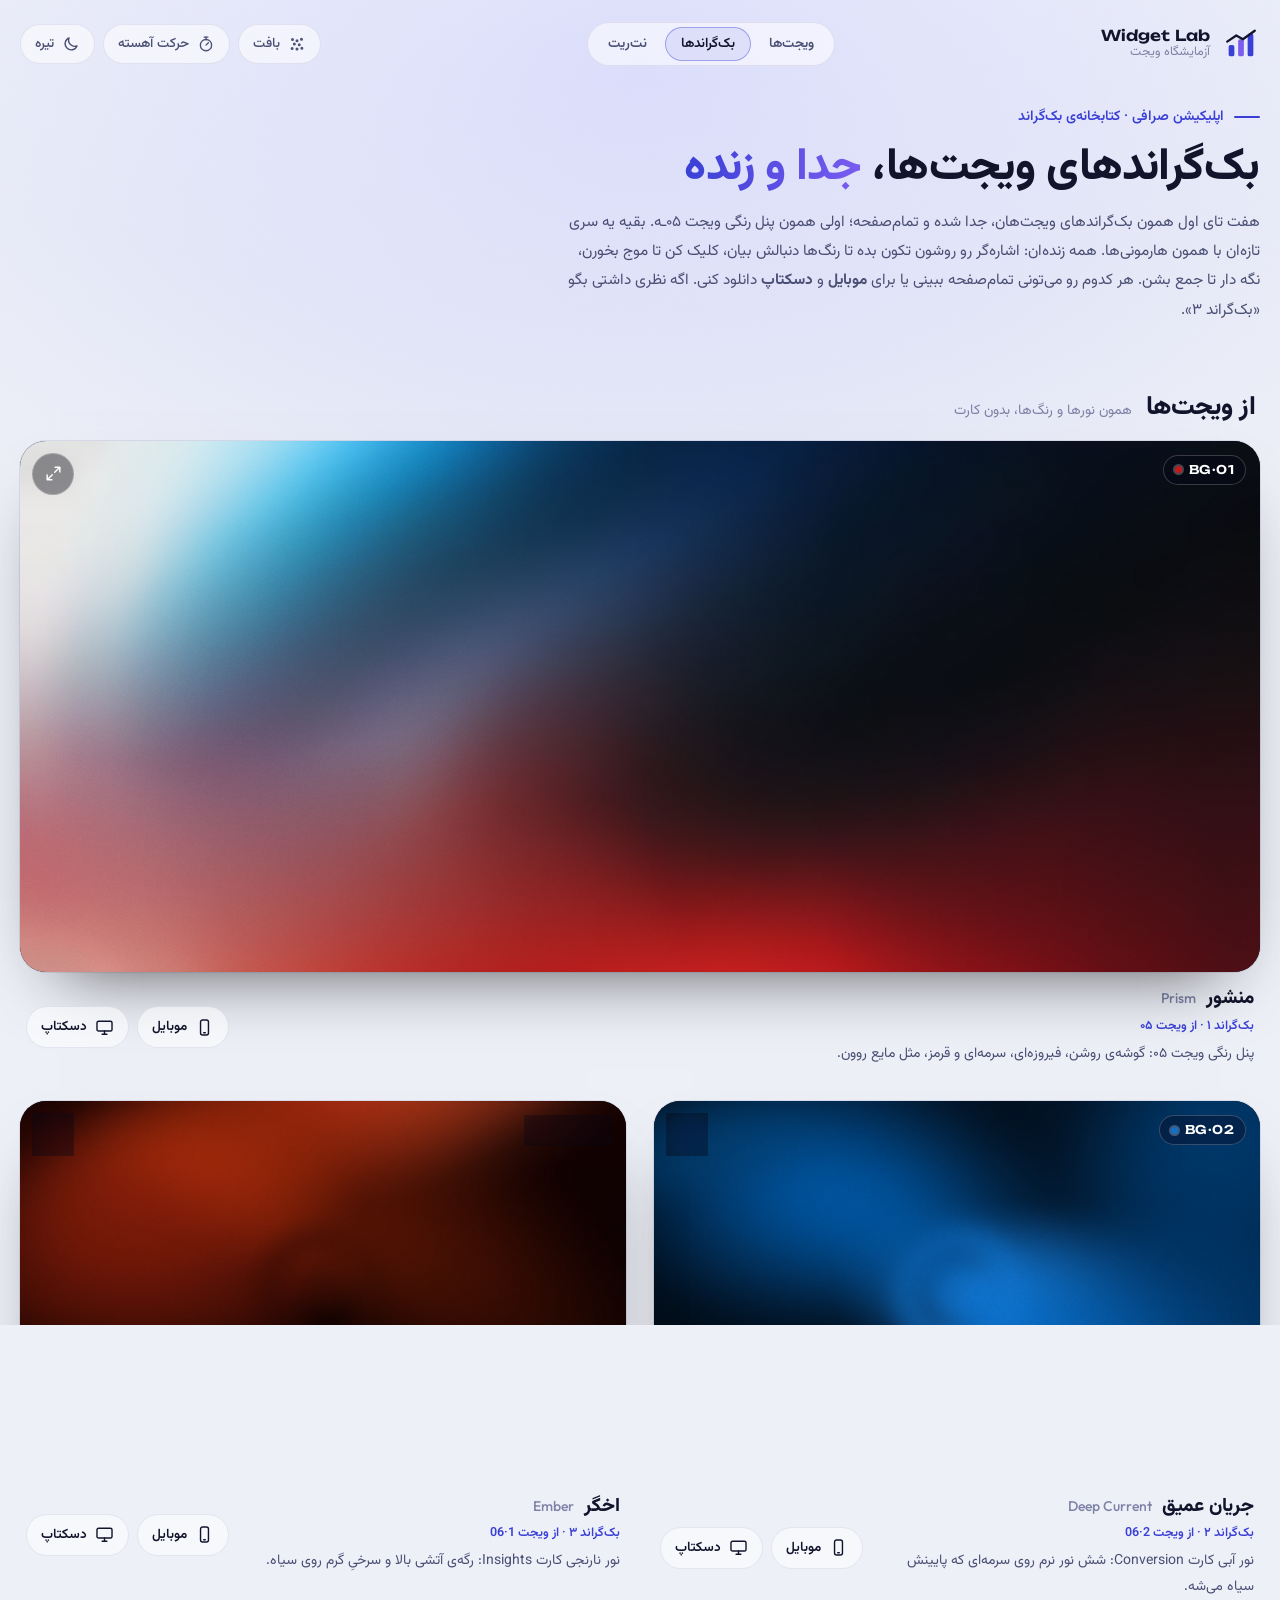
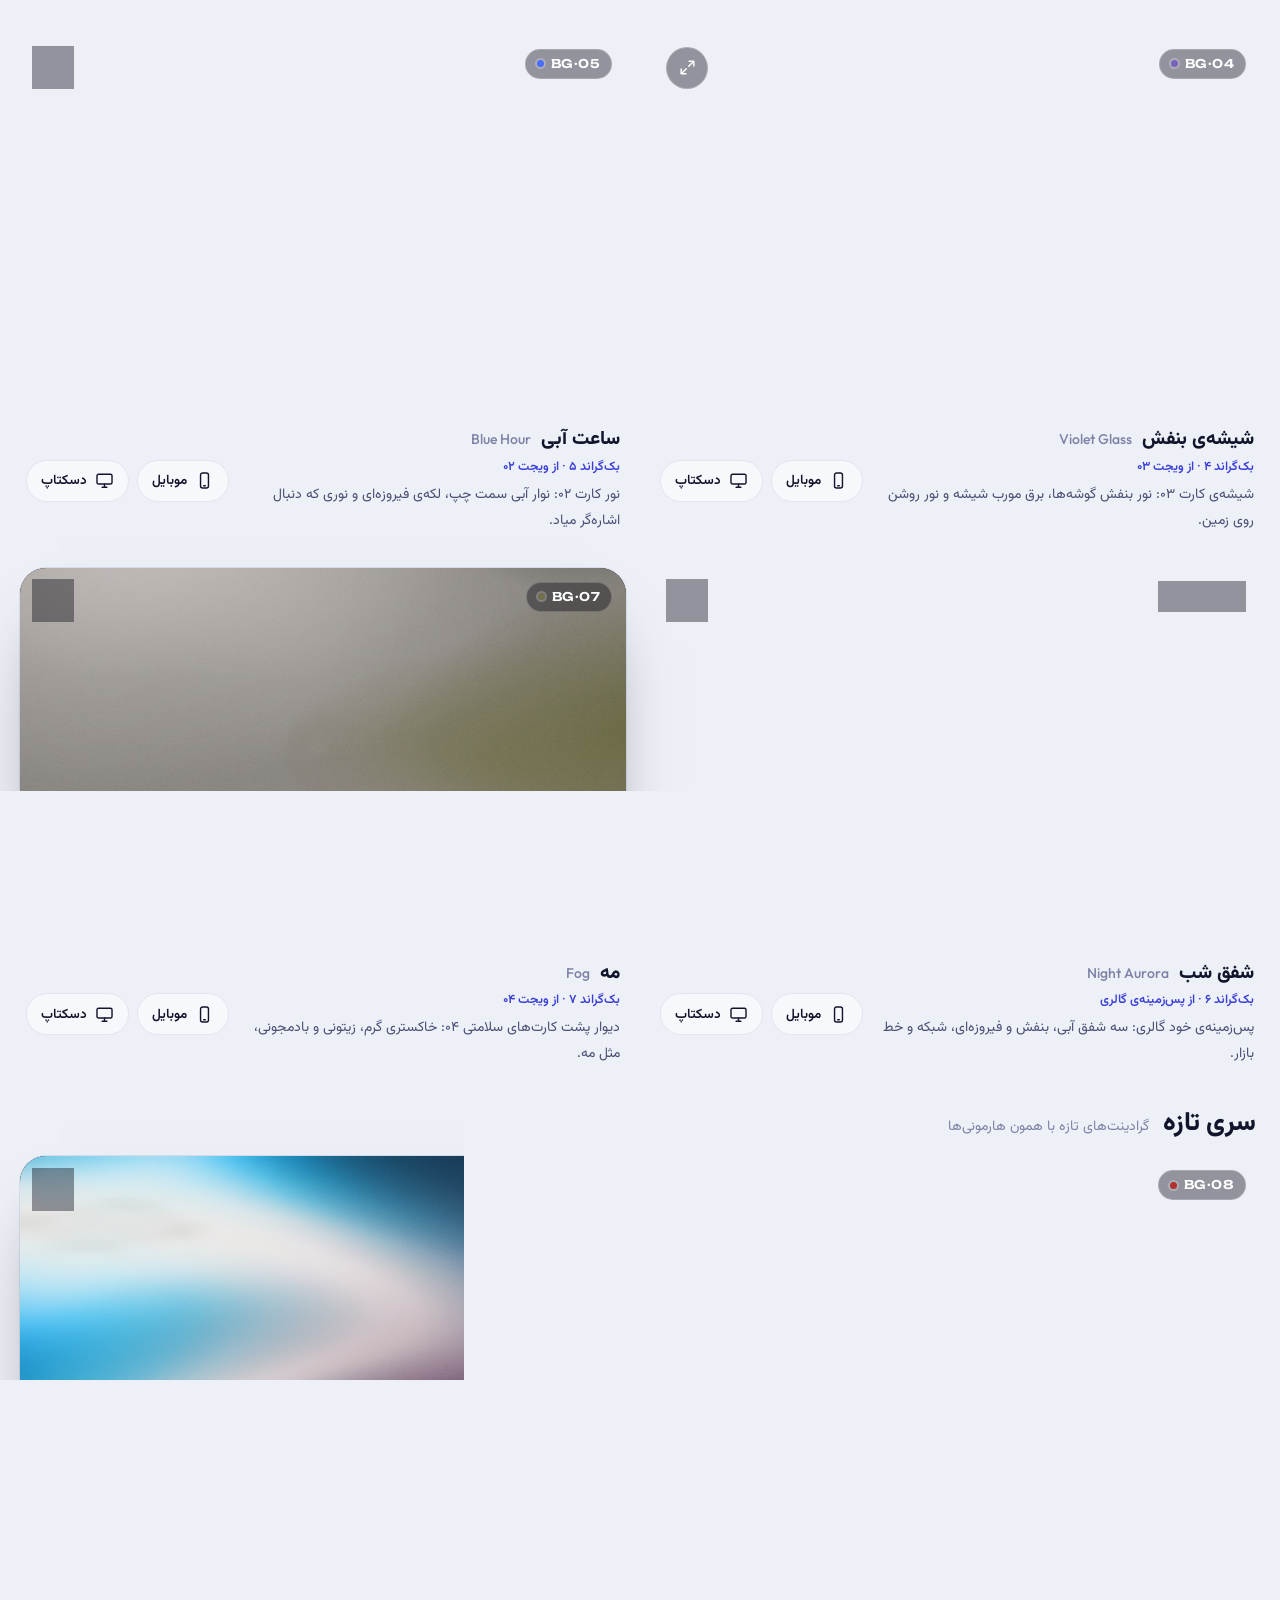
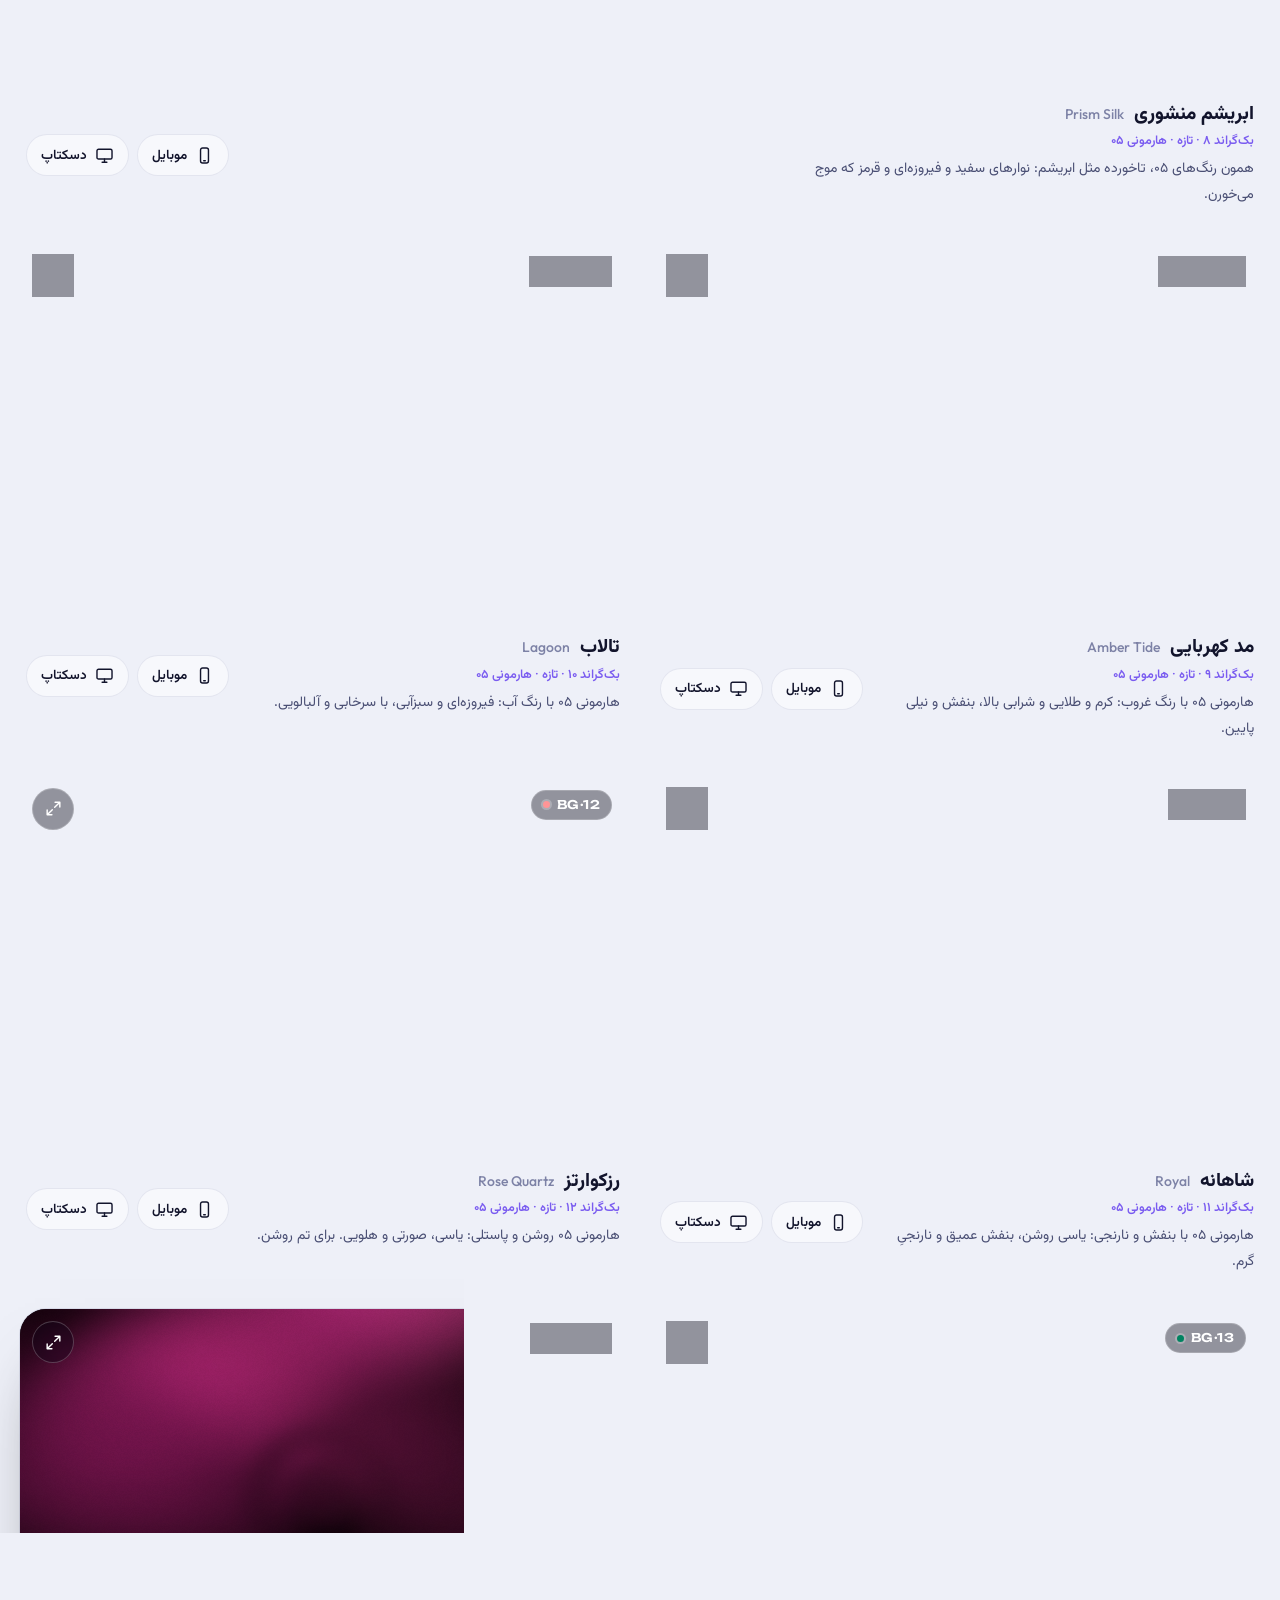
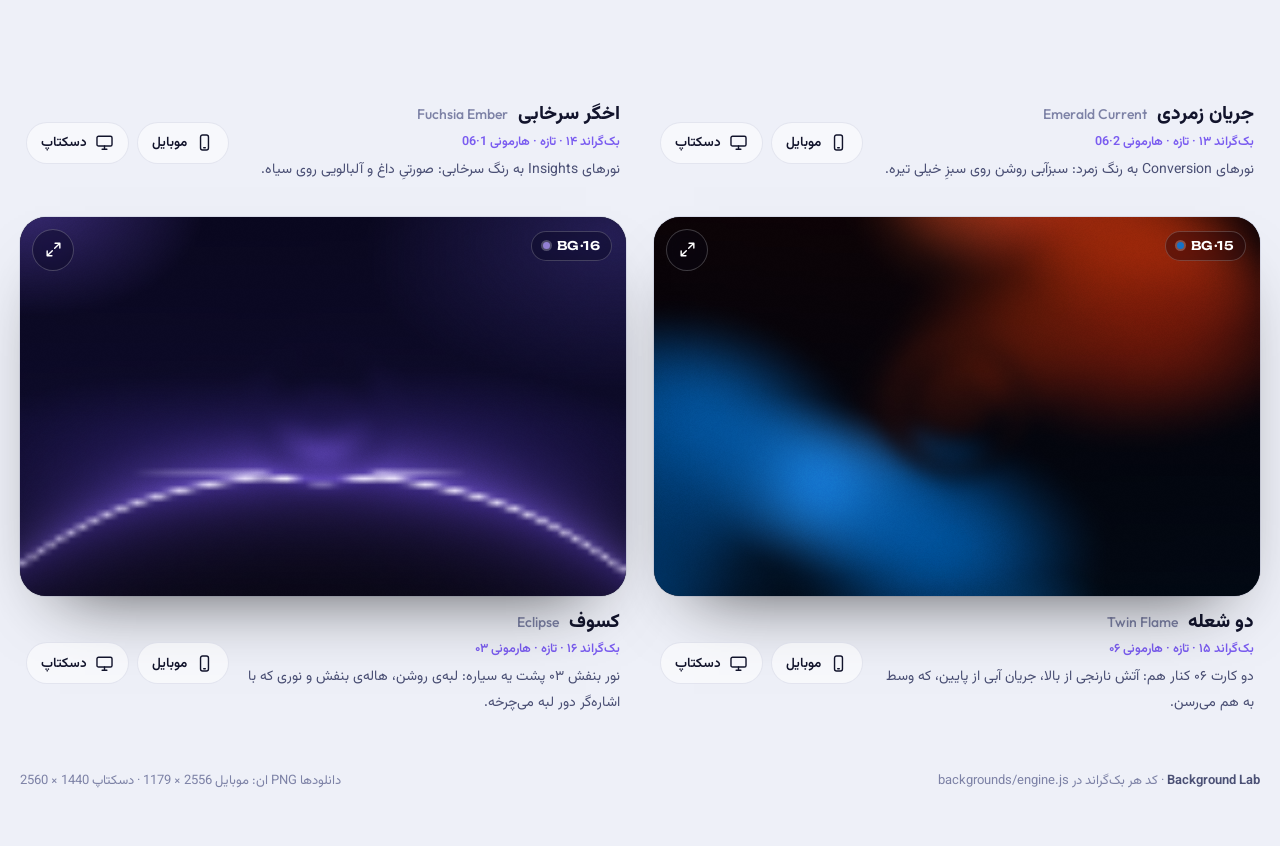
<file: exchange-widgets/backgrounds/index.html>
<!doctype html>
<html lang="fa" dir="rtl">
<head>
<meta charset="utf-8">
<meta name="viewport" content="width=device-width, initial-scale=1, viewport-fit=cover">
<title>Exchange Background Lab</title>
<meta name="claude:viewport-fit-sides" content="cover">
<meta name="description" content="بک‌گراندهای گرادینت و شفق ویجت‌های اپ صرافی، جدا و زنده، با دانلود برای موبایل و دسکتاپ.">
<link rel="preconnect" href="https://fonts.googleapis.com">
<link rel="preconnect" href="https://fonts.gstatic.com" crossorigin>
<link rel="stylesheet" href="https://fonts.googleapis.com/css2?family=Outfit:wght@300..700&family=Unbounded:wght@500..800&family=Vazirmatn:wght@300..800&display=swap">
<!-- bundle:css -->
<link rel="stylesheet" href="../lab/lab.css">
<link rel="stylesheet" href="page.css">
<!-- /bundle:css -->
<script defer src="https://cdnjs.cloudflare.com/ajax/libs/gsap/3.13.0/gsap.min.js"></script>
<!-- bundle:js -->
<script defer src="../lab/lab.js"></script>
<script defer src="engine.js"></script>
<script defer src="page.js"></script>
<!-- /bundle:js -->
</head>
<body>
<!-- bundle:body -->
<div class="lab bgl" dir="rtl" lang="fa">
  <div class="bg" aria-hidden="true">
    <div class="bgl-ambient"></div>
    <div class="bg-grain"></div>
  </div>

  <header class="top">
    <a class="brand" href="#top" id="top">
      <svg class="brand-mark" viewBox="0 0 40 40" aria-hidden="true" focusable="false">
        <rect class="bm-bar" x="7" y="21" width="6" height="12" rx="2"/>
        <rect class="bm-bar b2" x="17" y="15" width="6" height="18" rx="2"/>
        <rect class="bm-bar" x="27" y="9" width="6" height="24" rx="2"/>
        <path class="bm-line" d="M5.5 17.5l9.5-6.5 7 4 12.5-9"/>
      </svg>
      <span class="brand-name"><b>Widget Lab</b><span>آزمایشگاه ویجت</span></span>
    </a>
    <nav class="sections" aria-label="بخش‌ها">
      <a href="../index.html" data-section="widgets">ویجت‌ها</a>
      <a href="#top" data-section="backgrounds" aria-current="page">بک‌گراندها</a>
      <a href="../netrate/index.html" data-section="netrate">نت‌ریت</a>
    </nav>
    <div class="tools">
      <button class="tool" type="button" data-tool="grain" aria-pressed="false" title="بافت دانه‌دانه روی بک‌گراندها و فایل‌های دانلودی">
        <svg viewBox="0 0 24 24" aria-hidden="true" focusable="false"><circle cx="6" cy="6" r="1.1"/><circle cx="12" cy="7.5" r="1.1"/><circle cx="18" cy="5.5" r="1.1"/><circle cx="8.5" cy="12" r="1.1"/><circle cx="15" cy="13" r="1.1"/><circle cx="5.5" cy="18" r="1.1"/><circle cx="12" cy="18.5" r="1.1"/><circle cx="18.5" cy="17.5" r="1.1"/></svg>
        <span class="label">بافت</span>
      </button>
      <button class="tool" type="button" data-tool="slow" aria-pressed="false" title="همه‌ی حرکت‌ها چهار برابر آهسته">
        <svg viewBox="0 0 24 24" aria-hidden="true" focusable="false"><circle cx="12" cy="13.5" r="7.5"/><path d="M12 13.5l3.2-3.2"/><path d="M9.5 2.8h5"/><path d="M12 2.8v3.2"/></svg>
        <span class="label">حرکت آهسته</span>
      </button>
      <button class="tool" type="button" data-tool="theme" aria-label="پس‌زمینه‌ی روشن">
        <svg class="t-sun" viewBox="0 0 24 24" aria-hidden="true" focusable="false"><circle cx="12" cy="12" r="4"/><path d="M12 2.5v2M12 19.5v2M4.6 4.6 6 6M18 18l1.4 1.4M2.5 12h2M19.5 12h2M4.6 19.4 6 18M18 6l1.4-1.4"/></svg>
        <svg class="t-moon" viewBox="0 0 24 24" aria-hidden="true" focusable="false"><path d="M20 14.6A8.2 8.2 0 0 1 9.4 4a8.2 8.2 0 1 0 10.6 10.6z"/></svg>
        <span class="label">روشن</span>
      </button>
    </div>
  </header>

  <section class="intro" aria-labelledby="bgl-title">
    <p class="eyebrow">اپلیکیشن صرافی · کتابخانه‌ی بک‌گراند</p>
    <h1 id="bgl-title">بک‌گراندهای ویجت‌ها، <span class="grad">جدا و زنده</span></h1>
    <p class="lead">هفت تای اول همون بک‌گراندهای ویجت‌هان، جدا شده و تمام‌صفحه؛ اولی همون پنل رنگی ویجت ۰۵ـه. بقیه یه سری تازه‌ان با همون هارمونی‌ها. همه زنده‌ان: اشاره‌گر رو روشون تکون بده تا رنگ‌ها دنبالش بیان، کلیک کن تا موج بخورن، نگه دار تا جمع بشن. هر کدوم رو می‌تونی تمام‌صفحه ببینی یا برای <b>موبایل</b> و <b>دسکتاپ</b> دانلود کنی. اگه نظری داشتی بگو «بک‌گراند ۳».</p>
  </section>

  <section class="bgl-group" aria-labelledby="bgl-g1">
    <div class="bgl-head">
      <h2 id="bgl-g1">از ویجت‌ها</h2>
      <p>همون نورها و رنگ‌ها، بدون کارت</p>
    </div>
    <div class="bgl-grid" data-group="from"></div>
  </section>

  <section class="bgl-group" aria-labelledby="bgl-g2">
    <div class="bgl-head">
      <h2 id="bgl-g2">سری تازه</h2>
      <p>گرادینت‌های تازه با همون هارمونی‌ها</p>
    </div>
    <div class="bgl-grid" data-group="new"></div>
  </section>

  <footer class="foot">
    <p><b>Background Lab</b> · کد هر بک‌گراند در <bdi dir="ltr">backgrounds/engine.js</bdi></p>
    <p>دانلودها PNG ان: موبایل <bdi dir="ltr">1179 × 2556</bdi> · دسکتاپ <bdi dir="ltr">2560 × 1440</bdi></p>
  </footer>

  <div class="bgl-viewer" role="dialog" aria-modal="true" aria-labelledby="bglv-name" tabindex="-1" hidden>
    <canvas class="bgl-field" aria-hidden="true"></canvas>
    <canvas class="bglv-prev" aria-hidden="true"></canvas>
    <canvas class="bgl-over" aria-hidden="true"></canvas>
    <i class="bgl-grain" aria-hidden="true"></i>
    <div class="bglv-ui">
      <div class="bglv-top">
        <span class="bgl-num js-vnum">BG·01</span>
        <h2 class="bglv-name" id="bglv-name"><span class="js-vfa"></span><span class="bglv-en js-ven" lang="en" dir="ltr"></span></h2>
        <button class="bglv-btn bglv-close" type="button" aria-label="بستن" title="بستن (Esc)">
          <svg viewBox="0 0 24 24" aria-hidden="true" focusable="false"><path d="M6 6l12 12M18 6 6 18"/></svg>
        </button>
      </div>
      <p class="bglv-hint">اشاره‌گر رو تکون بده · کلیک کن · نگه دار</p>
      <div class="bglv-bar">
        <button class="bglv-btn" type="button" data-v="prev" aria-label="بک‌گراند قبلی" title="قبلی (→)">
          <svg viewBox="0 0 24 24" aria-hidden="true" focusable="false"><path d="M9 6l6 6-6 6"/></svg>
        </button>
        <button class="bglv-btn" type="button" data-v="pause" aria-pressed="false" aria-label="نگه داشتن حرکت" title="مکث (Space)">
          <svg class="i-pause" viewBox="0 0 24 24" aria-hidden="true" focusable="false"><path d="M9 6v12M15 6v12"/></svg>
          <svg class="i-play" viewBox="0 0 24 24" aria-hidden="true" focusable="false"><path d="M8 5.5v13l11-6.5z"/></svg>
        </button>
        <button class="bglv-btn is-wide js-dl" type="button" data-kind="phone" aria-label="دانلود برای موبایل">
          <svg viewBox="0 0 24 24" aria-hidden="true" focusable="false"><rect x="7" y="2.5" width="10" height="19" rx="2.6"/><path d="M11 18.6h2"/></svg>
          <span>موبایل</span>
        </button>
        <button class="bglv-btn is-wide js-dl" type="button" data-kind="desktop" aria-label="دانلود برای دسکتاپ">
          <svg viewBox="0 0 24 24" aria-hidden="true" focusable="false"><rect x="2.5" y="4" width="19" height="12.5" rx="2"/><path d="M9 20.5h6M12 16.5v4"/></svg>
          <span>دسکتاپ</span>
        </button>
        <button class="bglv-btn js-fs" type="button" aria-label="تمام‌صفحه‌ی واقعی" title="تمام‌صفحه">
          <svg viewBox="0 0 24 24" aria-hidden="true" focusable="false"><path d="M4 9V4h5M20 9V4h-5M4 15v5h5M20 15v5h-5"/></svg>
        </button>
        <button class="bglv-btn" type="button" data-v="next" aria-label="بک‌گراند بعدی" title="بعدی (←)">
          <svg viewBox="0 0 24 24" aria-hidden="true" focusable="false"><path d="M15 6l-6 6 6 6"/></svg>
        </button>
      </div>
    </div>
  </div>

  <p class="bgl-toast" role="status" aria-live="polite"></p>
</div>
<!-- /bundle:body -->
</body>
</html>
</file>
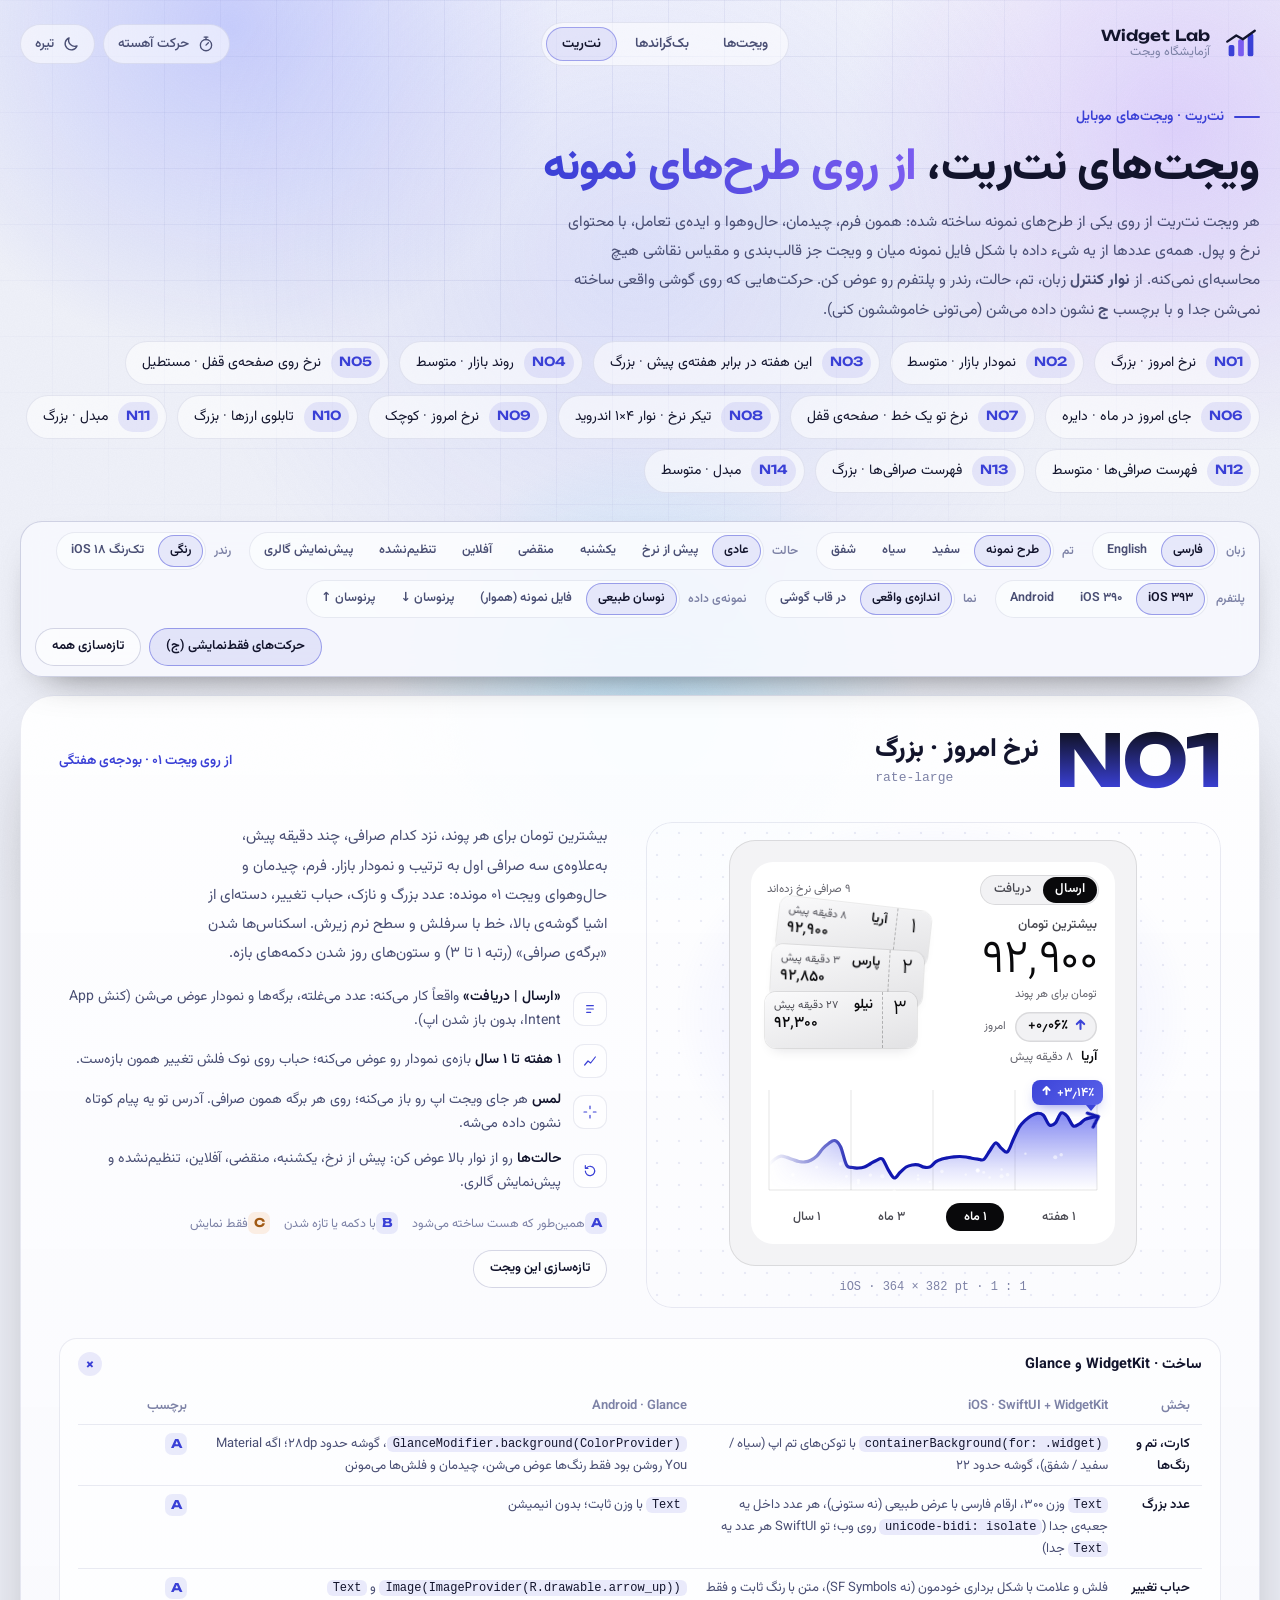
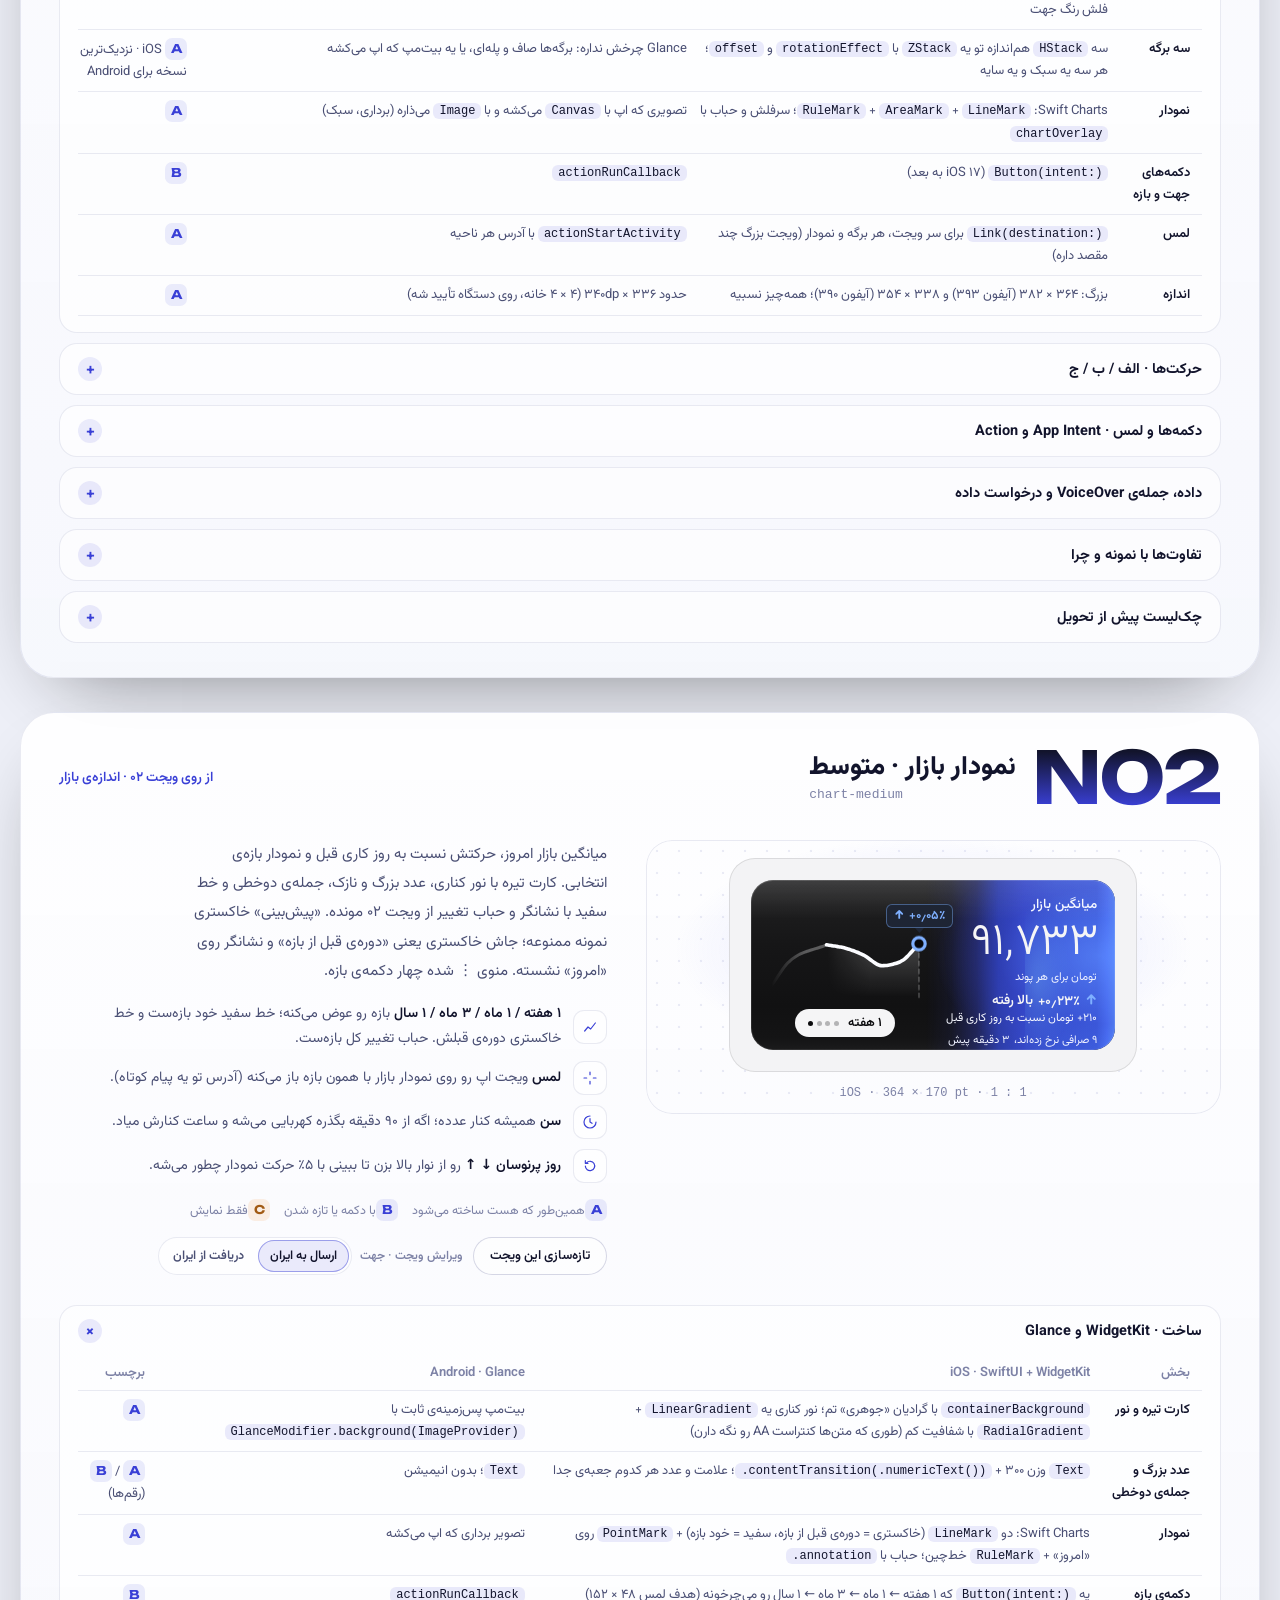
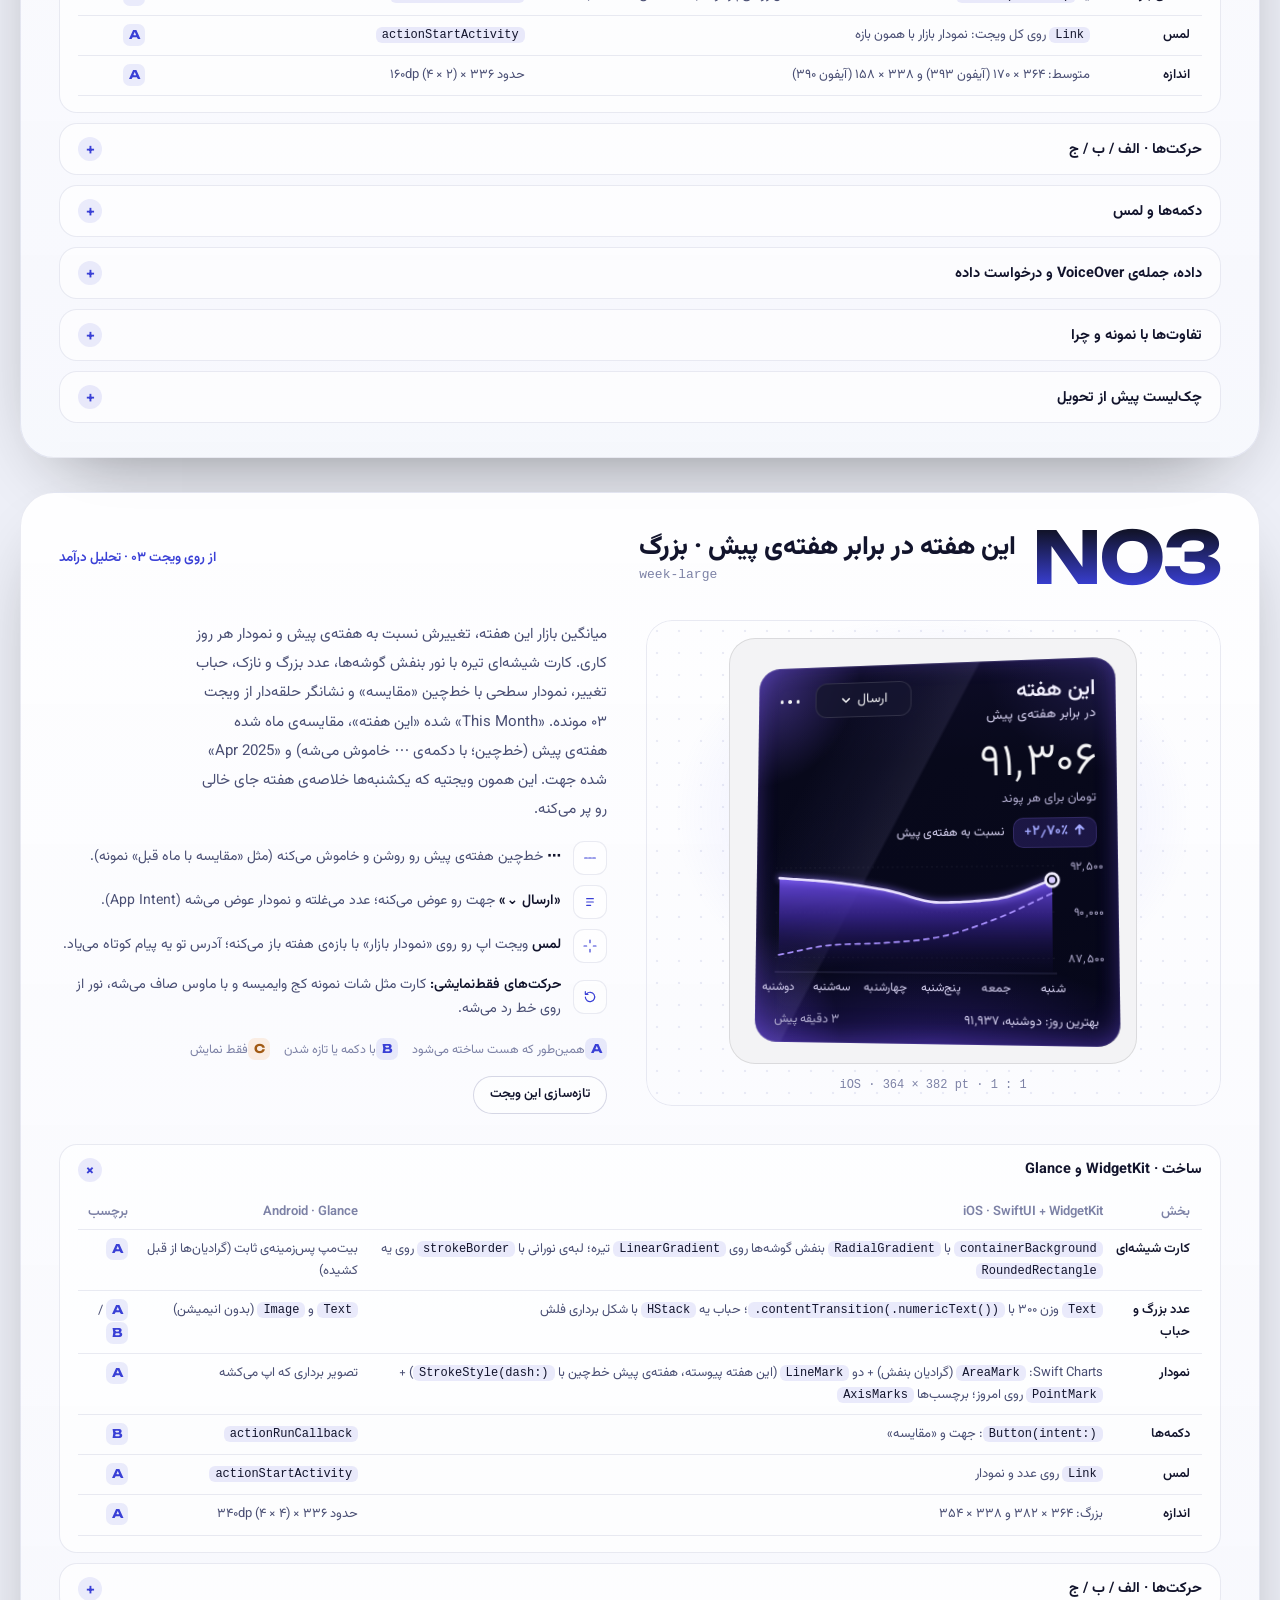
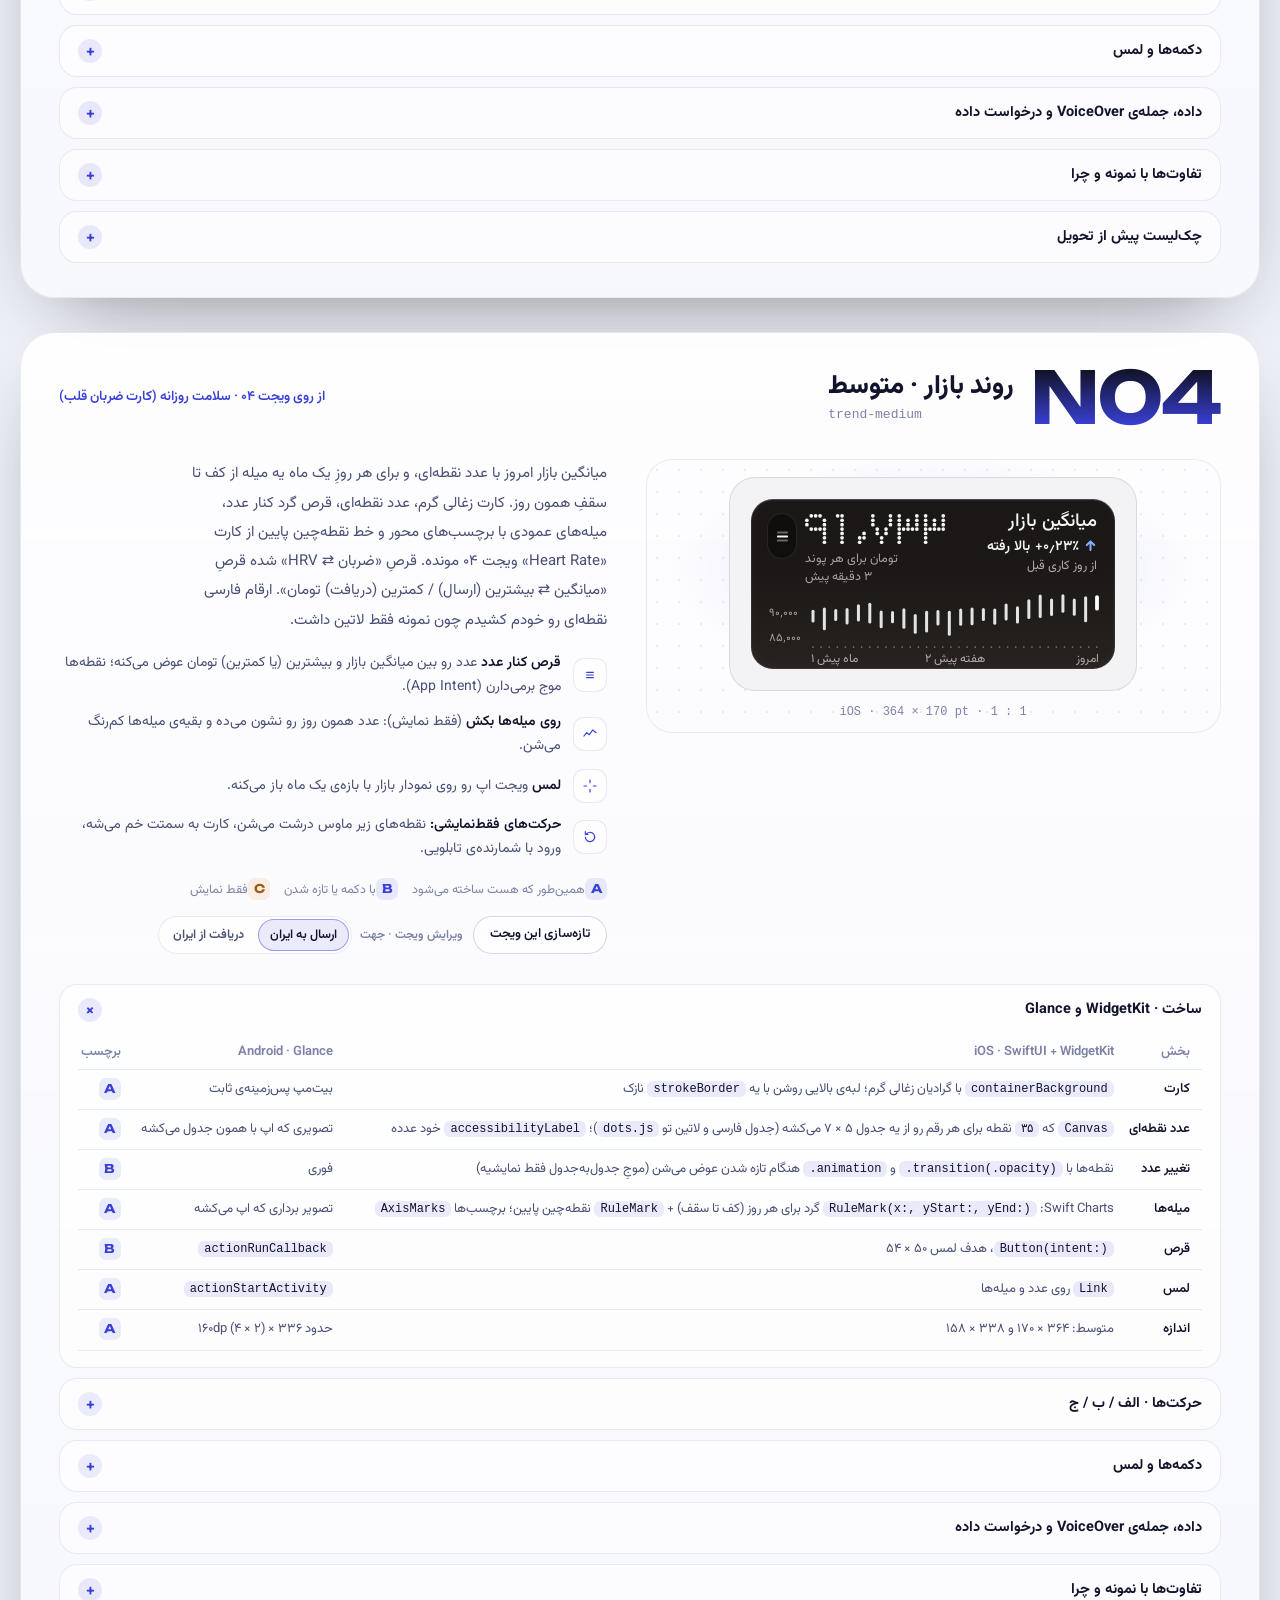
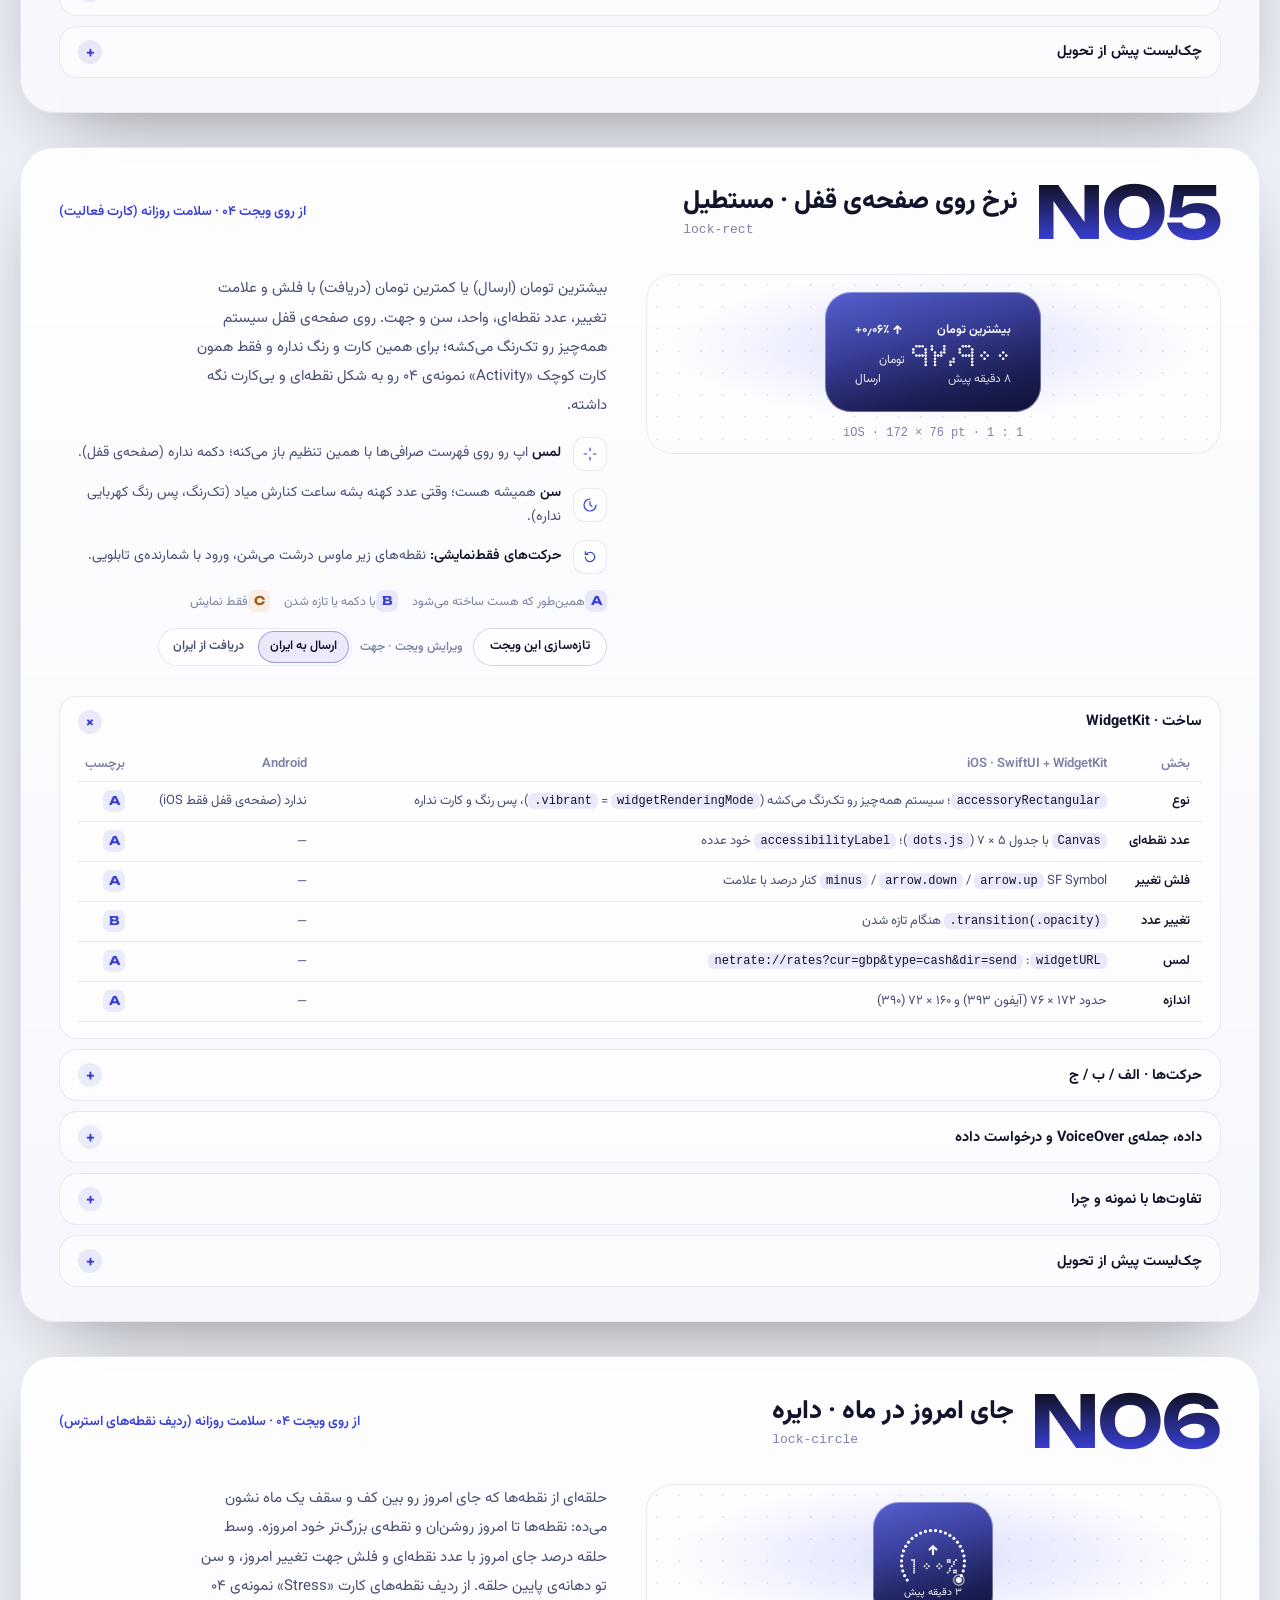
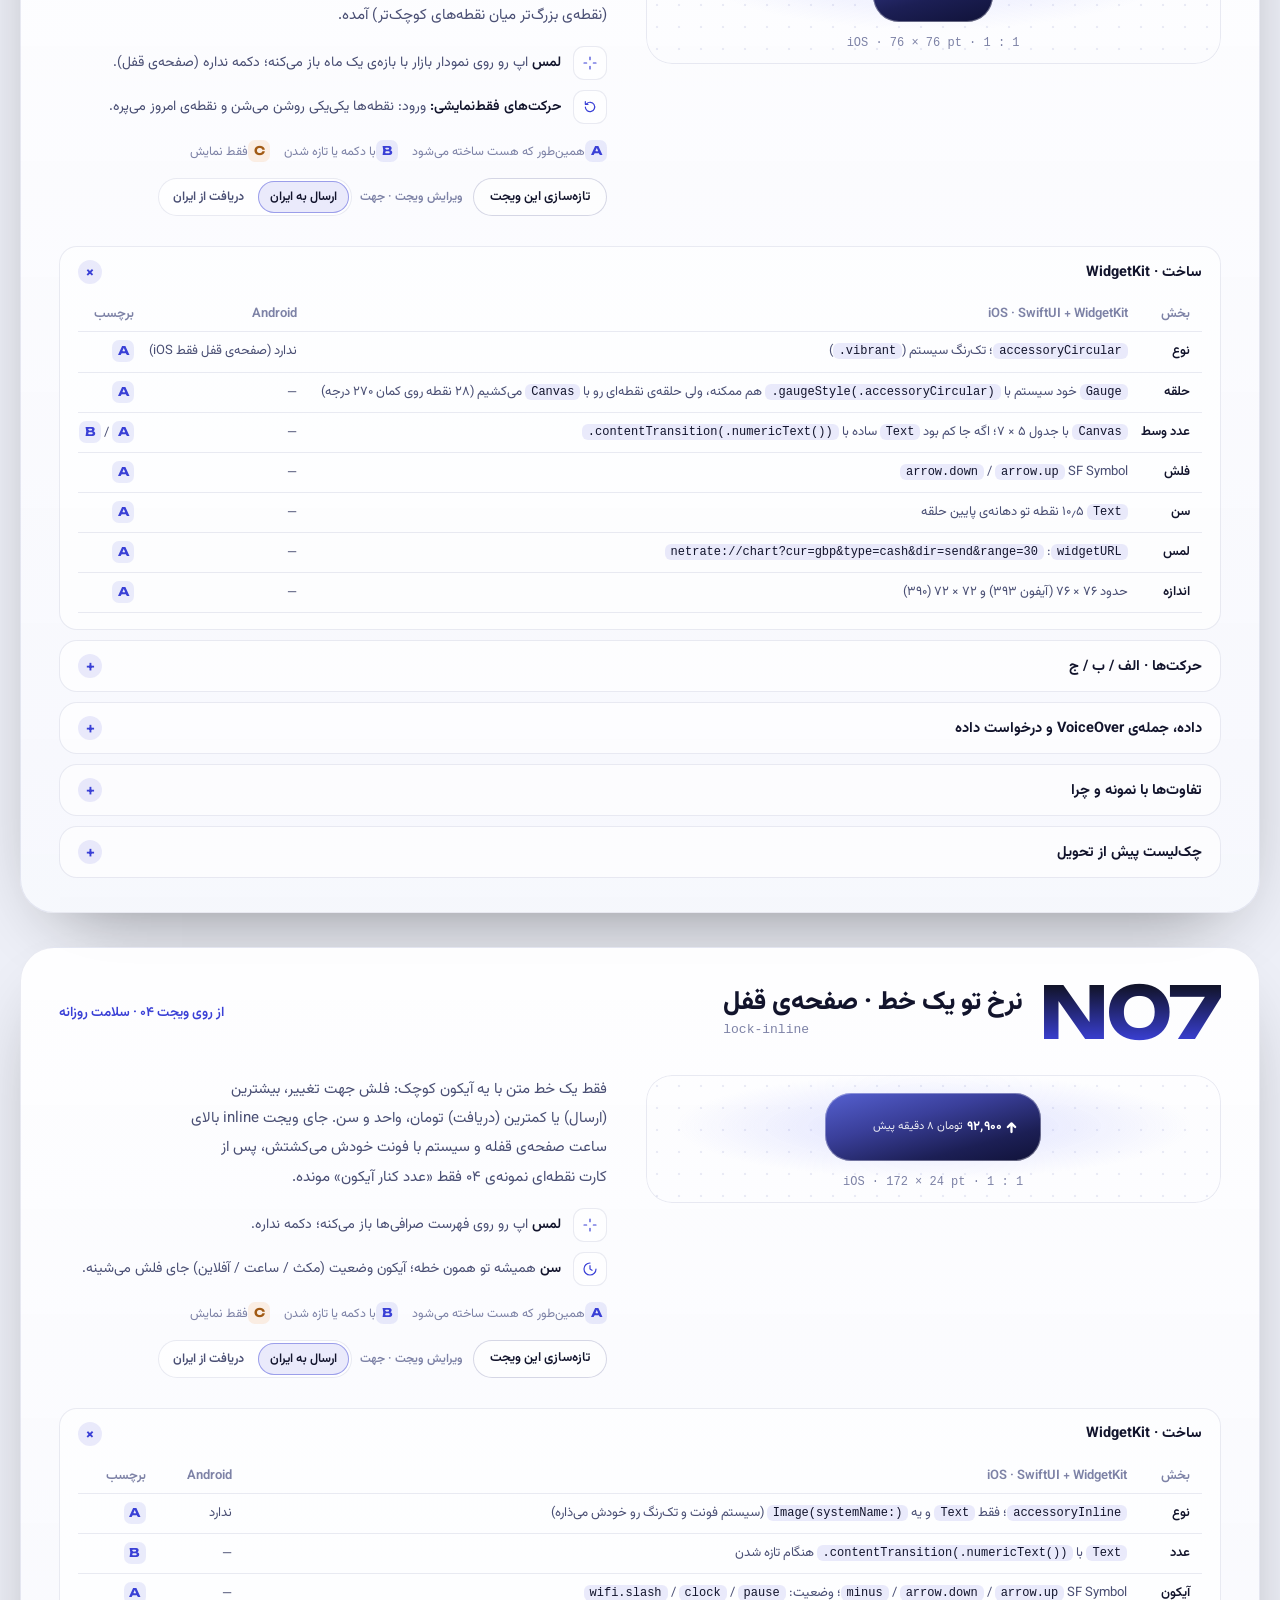
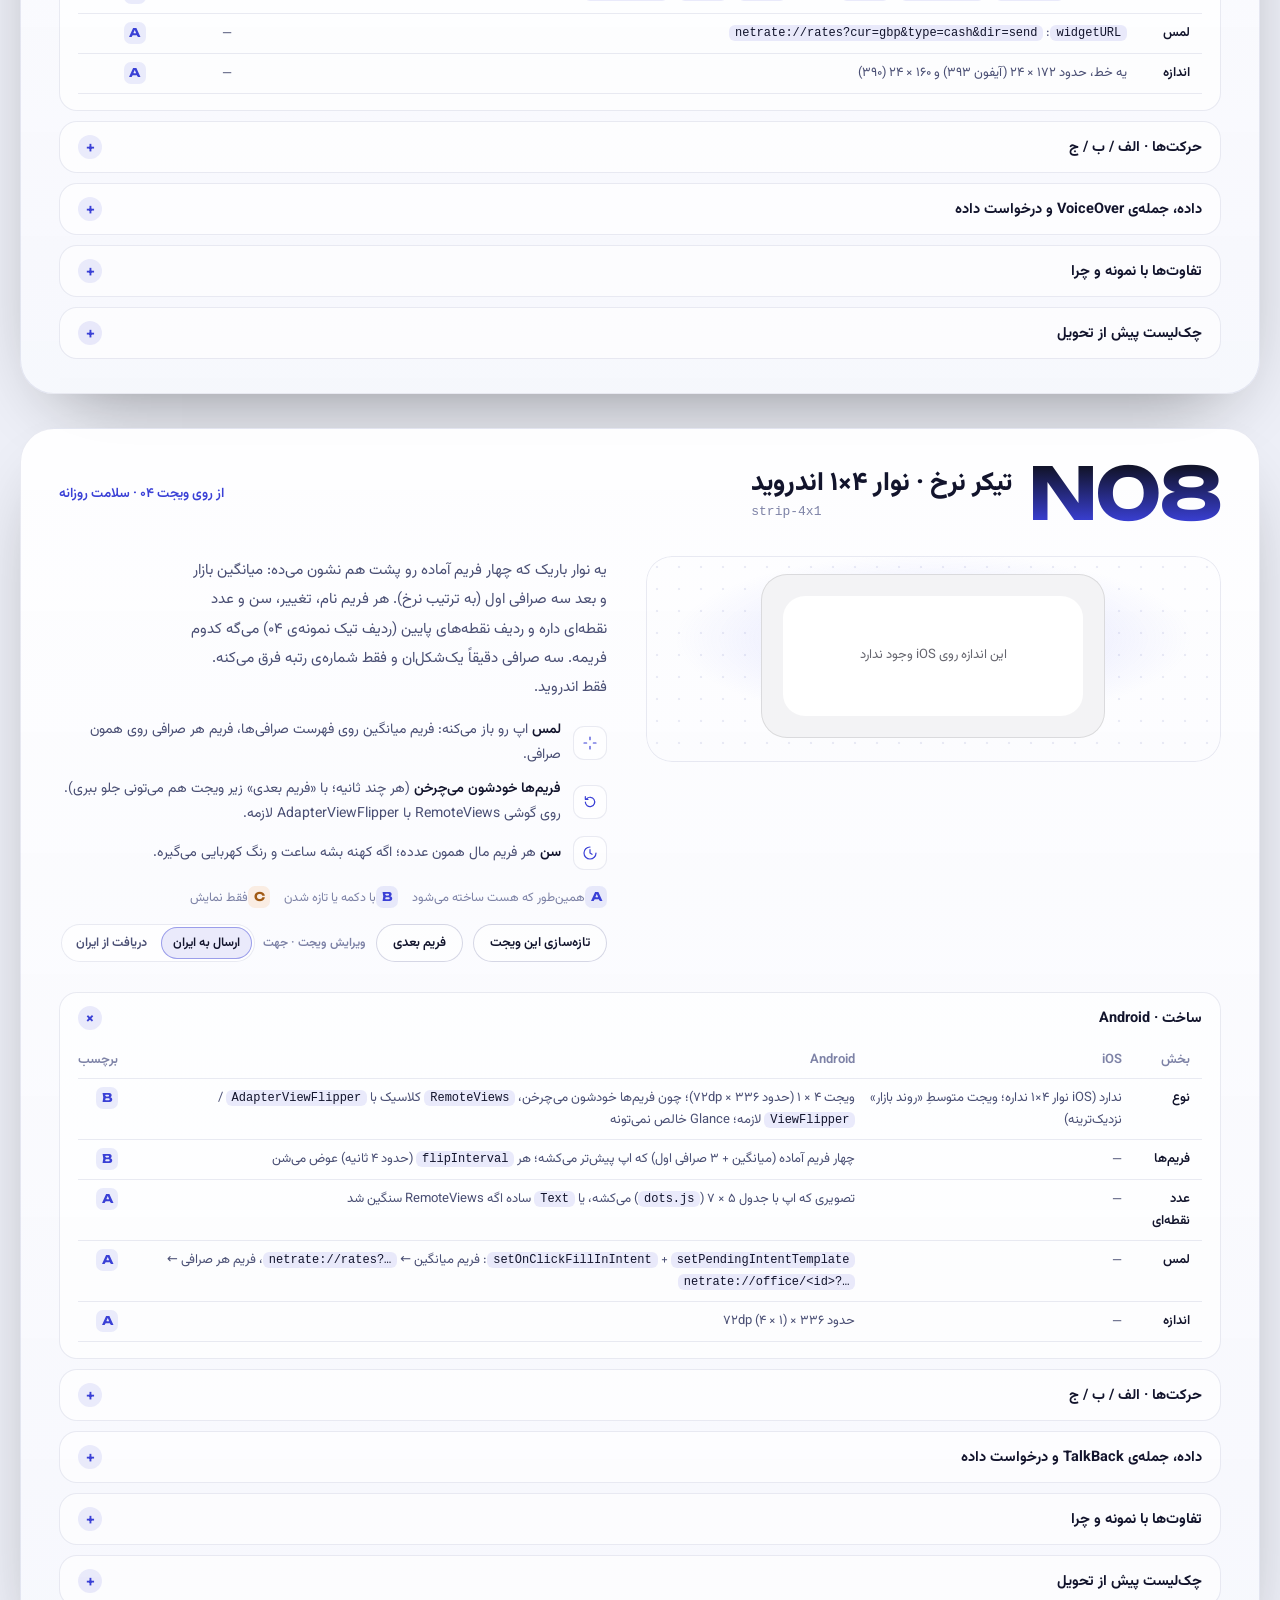
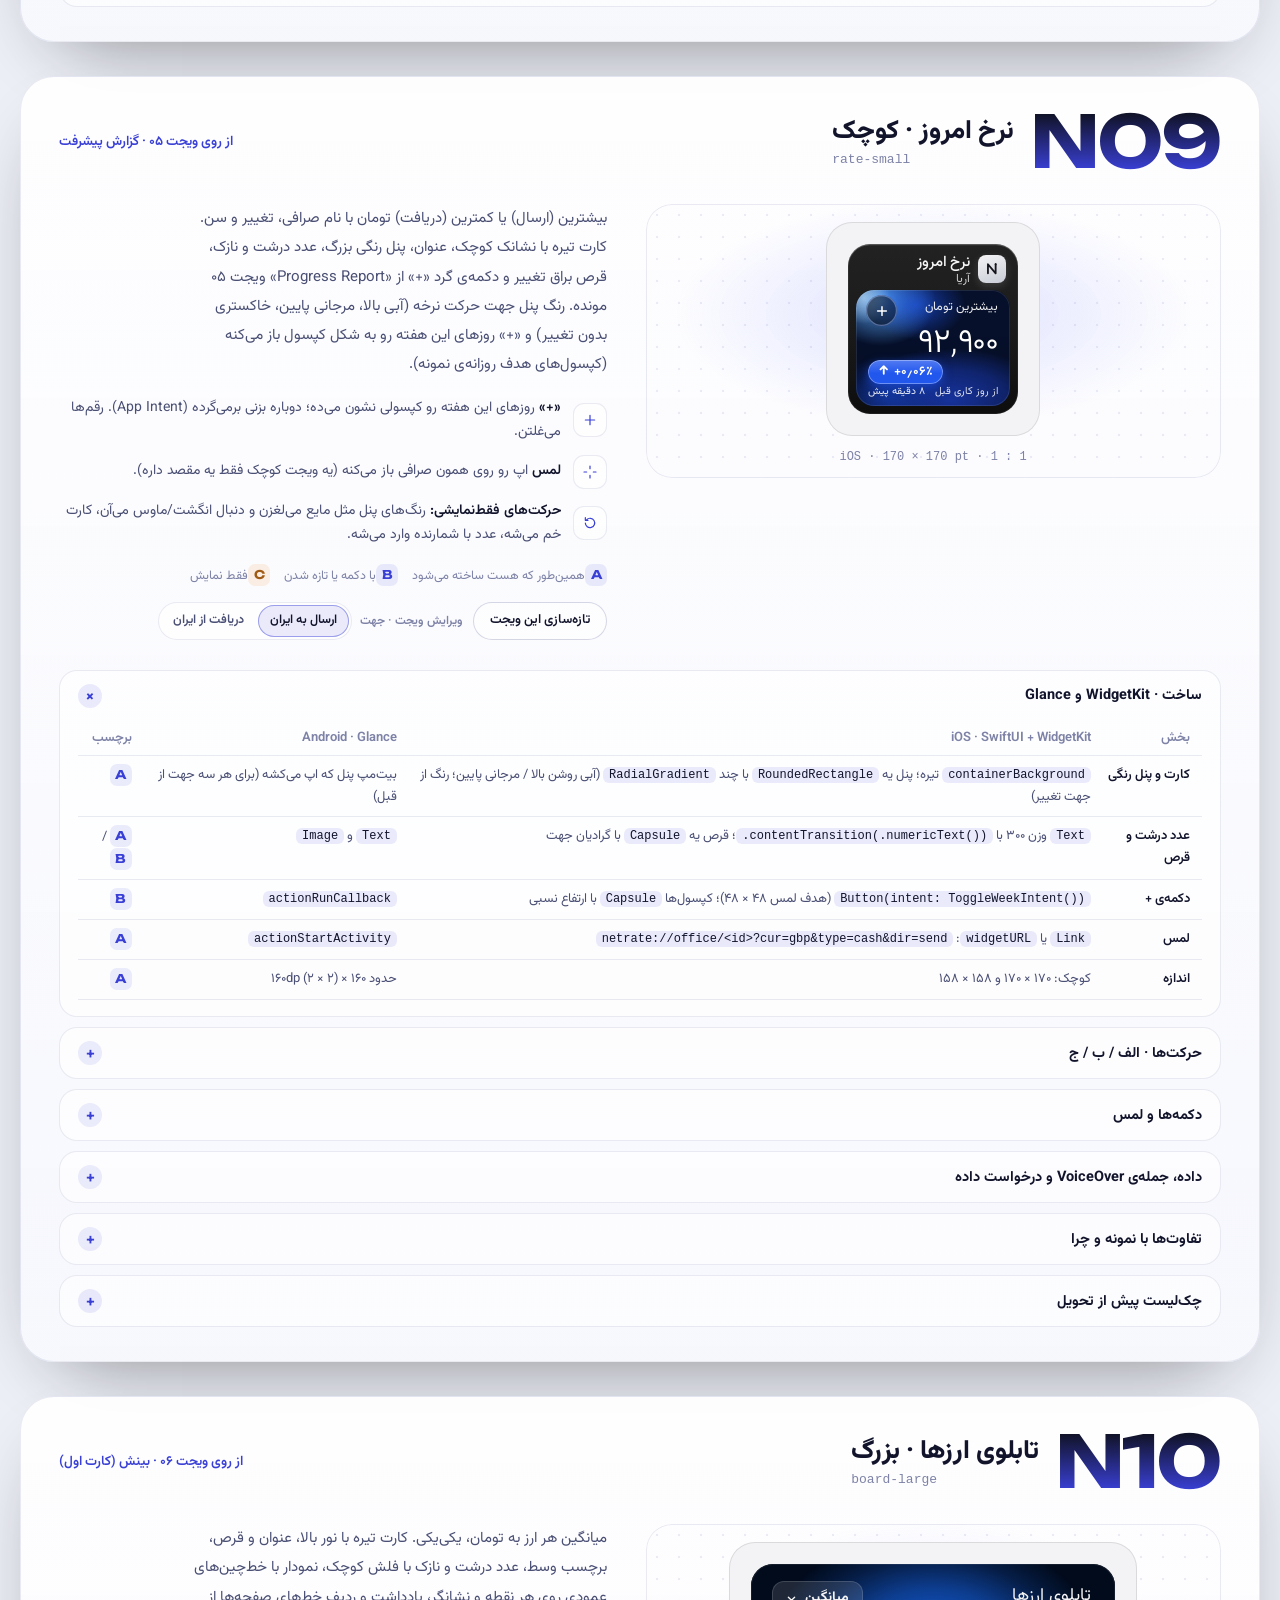
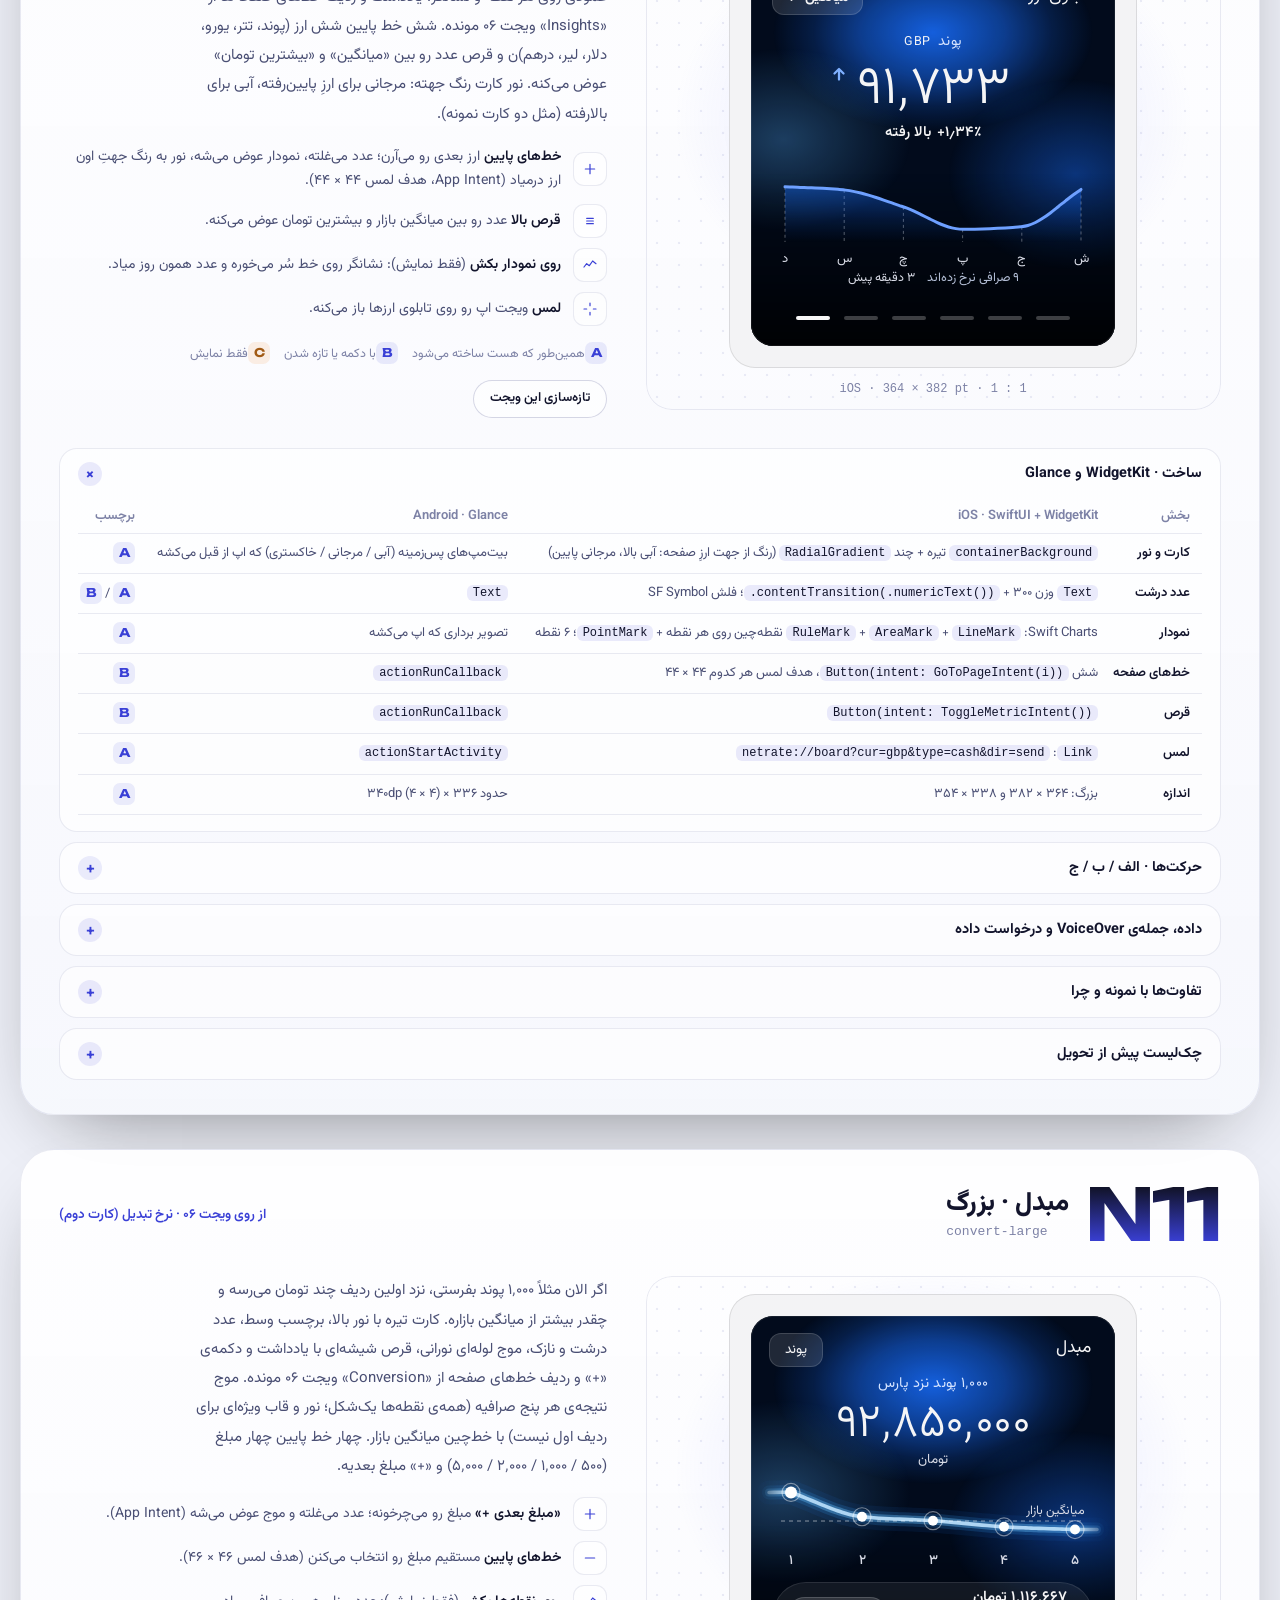
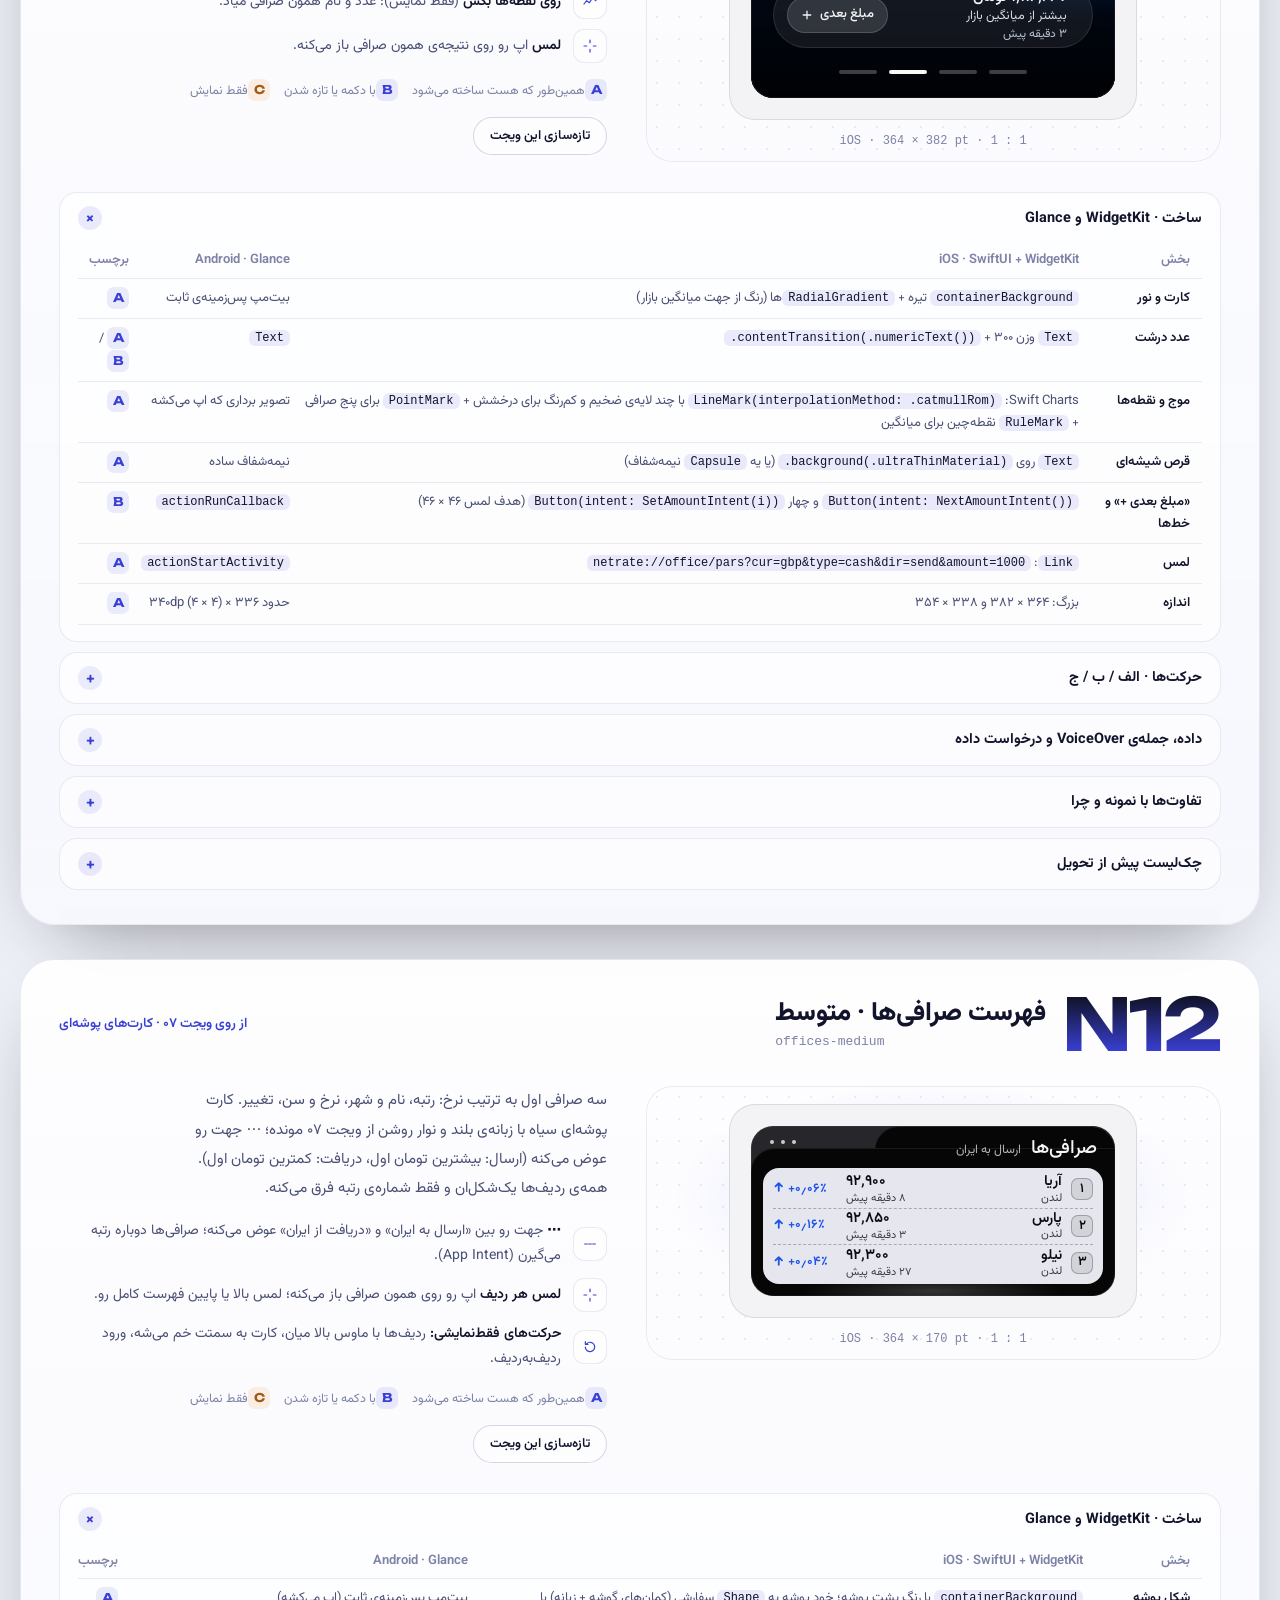
<file: exchange-widgets/netrate/index.html>
<!doctype html>
<html lang="fa" dir="rtl">
<head>
<meta charset="utf-8">
<meta name="viewport" content="width=device-width, initial-scale=1, viewport-fit=cover">
<title>NetRate Widgets</title>
<meta name="claude:viewport-fit-sides" content="cover">
<meta name="description" content="ویجت‌های موبایل نت‌ریت، ساخته‌شده از روی طرح‌های نمونه: فارسی و English، سه تم، همه‌ی حالت‌ها، iOS و Android.">
<link rel="preconnect" href="https://fonts.googleapis.com">
<link rel="preconnect" href="https://fonts.gstatic.com" crossorigin>
<link rel="stylesheet" href="https://fonts.googleapis.com/css2?family=Outfit:wght@300..700&family=Unbounded:wght@500..800&family=Vazirmatn:wght@100..900&display=swap">
<!-- bundle:css -->
<link rel="stylesheet" href="../lab/lab.css">
<link rel="stylesheet" href="kit.css">
<link rel="stylesheet" href="rate-large/widget.css">
<link rel="stylesheet" href="chart-medium/widget.css">
<link rel="stylesheet" href="week-large/widget.css">
<link rel="stylesheet" href="trend-medium/widget.css">
<link rel="stylesheet" href="lock-rect/widget.css">
<link rel="stylesheet" href="lock-circle/widget.css">
<link rel="stylesheet" href="lock-inline/widget.css">
<link rel="stylesheet" href="strip-4x1/widget.css">
<link rel="stylesheet" href="rate-small/widget.css">
<link rel="stylesheet" href="board-large/widget.css">
<link rel="stylesheet" href="convert-large/widget.css">
<link rel="stylesheet" href="offices-medium/widget.css">
<link rel="stylesheet" href="offices-large/widget.css">
<link rel="stylesheet" href="convert-medium/widget.css">
<!-- /bundle:css -->
<!-- bundle:js -->
<script defer src="../lab/lab.js"></script>
<script defer src="data.js"></script>
<script defer src="i18n.js"></script>
<script defer src="kit.js"></script>
<script defer src="dots.js"></script>
<script defer src="folder.js"></script>
<script defer src="rate-large/widget.js"></script>
<script defer src="chart-medium/widget.js"></script>
<script defer src="week-large/widget.js"></script>
<script defer src="trend-medium/widget.js"></script>
<script defer src="lock-rect/widget.js"></script>
<script defer src="lock-circle/widget.js"></script>
<script defer src="lock-inline/widget.js"></script>
<script defer src="strip-4x1/widget.js"></script>
<script defer src="rate-small/widget.js"></script>
<script defer src="board-large/widget.js"></script>
<script defer src="convert-large/widget.js"></script>
<script defer src="offices-medium/widget.js"></script>
<script defer src="offices-large/widget.js"></script>
<script defer src="convert-medium/widget.js"></script>
<script defer src="page.js"></script>
<!-- /bundle:js -->
</head>
<body>
<!-- bundle:body -->
<div class="lab nr" dir="rtl" lang="fa">
  <div class="bg" aria-hidden="true">
    <div class="bg-aurora a1"></div>
    <div class="bg-aurora a2"></div>
    <div class="bg-aurora a3"></div>
    <div class="bg-grid"></div>
    <div class="bg-spot"></div>
    <div class="bg-grain"></div>
  </div>

  <!-- solo:cut -->
  <header class="top">
    <a class="brand" href="#top" id="top">
      <svg class="brand-mark" viewBox="0 0 40 40" aria-hidden="true" focusable="false">
        <rect class="bm-bar" x="7" y="21" width="6" height="12" rx="2"/>
        <rect class="bm-bar b2" x="17" y="15" width="6" height="18" rx="2"/>
        <rect class="bm-bar" x="27" y="9" width="6" height="24" rx="2"/>
        <path class="bm-line" d="M5.5 17.5l9.5-6.5 7 4 12.5-9"/>
      </svg>
      <span class="brand-name"><b>Widget Lab</b><span>آزمایشگاه ویجت</span></span>
    </a>
    <nav class="sections" aria-label="بخش‌ها">
      <a href="../index.html" data-section="widgets">ویجت‌ها</a>
      <a href="../backgrounds/index.html" data-section="backgrounds">بک‌گراندها</a>
      <a href="#top" data-section="netrate" aria-current="page">نت‌ریت</a>
    </nav>
    <div class="tools">
      <button class="tool" type="button" data-tool="slow" aria-pressed="false" title="همه‌ی حرکت‌ها چهار برابر آهسته">
        <svg viewBox="0 0 24 24" aria-hidden="true" focusable="false"><circle cx="12" cy="13.5" r="7.5"/><path d="M12 13.5l3.2-3.2"/><path d="M9.5 2.8h5"/><path d="M12 2.8v3.2"/></svg>
        <span class="label">حرکت آهسته</span>
      </button>
      <button class="tool" type="button" data-tool="theme" aria-label="پس‌زمینه‌ی روشن">
        <svg class="t-sun" viewBox="0 0 24 24" aria-hidden="true" focusable="false"><circle cx="12" cy="12" r="4"/><path d="M12 2.5v2M12 19.5v2M4.6 4.6 6 6M18 18l1.4 1.4M2.5 12h2M19.5 12h2M4.6 19.4 6 18M18 6l1.4-1.4"/></svg>
        <svg class="t-moon" viewBox="0 0 24 24" aria-hidden="true" focusable="false"><path d="M20 14.6A8.2 8.2 0 0 1 9.4 4a8.2 8.2 0 1 0 10.6 10.6z"/></svg>
        <span class="label">روشن</span>
      </button>
    </div>
  </header>

  <section class="intro" aria-labelledby="nr-title">
    <p class="eyebrow">نت‌ریت · ویجت‌های موبایل</p>
    <h1 id="nr-title">ویجت‌های نت‌ریت، <span class="grad">از روی طرح‌های نمونه</span></h1>
    <p class="lead">هر ویجت نت‌ریت از روی یکی از طرح‌های نمونه ساخته شده: همون فرم، چیدمان، حال‌وهوا و ایده‌ی تعامل، با محتوای نرخ و پول. همه‌ی عددها از یه شیء داده با شکل فایل نمونه میان و ویجت جز قالب‌بندی و مقیاس نقاشی هیچ محاسبه‌ای نمی‌کنه. از <b>نوار کنترل</b> زبان، تم، حالت، رندر و پلتفرم رو عوض کن. حرکت‌هایی که روی گوشی واقعی ساخته نمی‌شن جدا و با برچسب <b>ج</b> نشون داده می‌شن (می‌تونی خاموششون کنی).</p>
    <nav class="index" id="nr-index" aria-label="فهرست ویجت‌ها"></nav>
  </section>
  <!-- /solo:cut -->

  <div class="nrc" id="nr-controls" role="toolbar" aria-label="کنترل‌های پیش‌نمایش"></div>
  <main class="nr-stages" id="nr-stages"></main>

  <!-- solo:cut -->
  <footer class="foot">
    <p><b>NetRate Widgets</b> · کد هر ویجت در پوشه‌ی <bdi dir="ltr">netrate/&lt;name&gt;/</bdi></p>
    <p>داده: <bdi dir="ltr">netrate/data.js</bdi> · متن‌ها: <bdi dir="ltr">netrate/i18n.js</bdi> · اندازه‌ها تقریبی‌ان و روی دستگاه واقعی تأیید می‌شن</p>
  </footer>
  <!-- /solo:cut -->

  <p class="nr-toast" role="status" aria-live="polite"></p>
</div>
<!-- /bundle:body -->
</body>
</html>
</file>
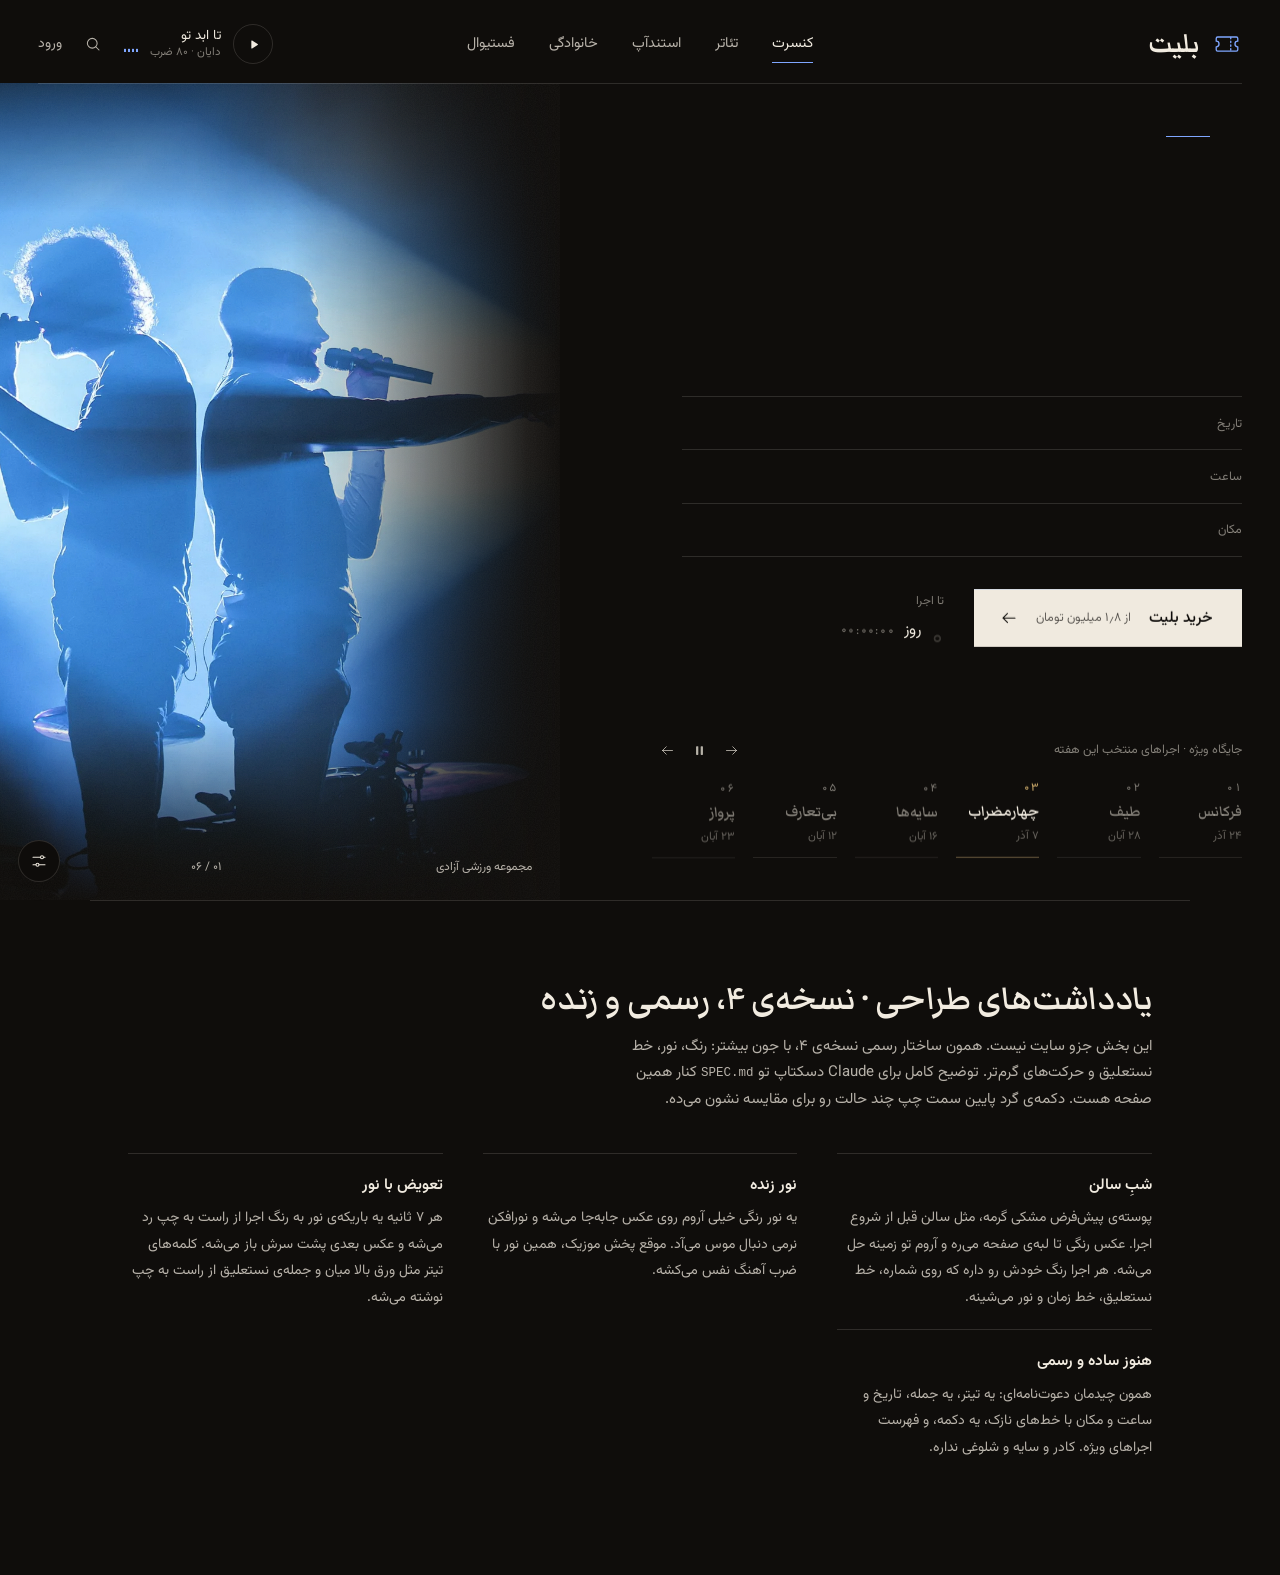
<file: ui-reference/01-hero/v4/index.html>
<!doctype html>
<html lang="fa" dir="rtl">
<head>
<meta charset="utf-8">
<meta name="viewport" content="width=device-width, initial-scale=1, viewport-fit=cover">
<title>بلیت · نسخه‌ی ۴</title>
<link rel="preconnect" href="https://fonts.googleapis.com">
<link rel="preconnect" href="https://fonts.gstatic.com" crossorigin>
<link rel="stylesheet" href="https://fonts.googleapis.com/css2?family=Markazi+Text:wght@400..700&family=Vazirmatn:wght@200..700&display=swap">
<link rel="stylesheet" href="https://fonts.googleapis.com/css2?family=Noto+Nastaliq+Urdu:wght@600&display=swap&text=%D9%84%D8%AD%D8%B8%D9%87%20%D8%B1%D8%A7%D8%B2%D9%86%D8%AF%DA%AF%DB%8C%DA%A9%D8%AA%D8%B5%D8%A8%D8%8C%D9%88%D8%B3%D8%AE%D8%A2%D8%B4%D9%82%E2%80%8C%D8%B9%D9%81">
<script>document.documentElement.classList.add('is-intro');setTimeout(function(){document.documentElement.classList.remove('is-intro')},4000);</script>
<style>
/* Layout: an editorial spread for an evening at the theatre. The featured event is set like an
   invitation on the right (number, category, a large Naskh title, a handwritten Nastaliq line,
   a ruled list of date/time/venue, one button). On the left a colour photograph runs to the
   page edge and melts into the paper; a slow coloured glow drifts over it and a soft spotlight
   follows the cursor. Each event brings its own accent. Night (warm black) by default, day
   (ivory) as an option. */
@property --reveal { syntax: '<percentage>'; inherits: false; initial-value: 115%; }
:root {
  --paper: #0f0d0b;
  --paper-2: #1a1714;
  --ink: #f1ebe0;
  --ink-2: rgba(241, 235, 224, .74);
  --ink-3: rgba(241, 235, 224, .5);
  --rule: rgba(241, 235, 224, .14);
  --veil: rgba(0, 0, 0, .5);
  --accent-n: #7fa6ff;
  --accent-d: #2f5fd0;
  --accent: var(--accent-n);
  --on-accent: #0f0d0b;
  --font-title: "Markazi Text", "Vazirmatn", serif;
  --title-w: 600;
  --title-k: 1;
  --font-ui: "Vazirmatn", Tahoma, system-ui, sans-serif;
  --font-script: "Noto Nastaliq Urdu", "Markazi Text", serif;
  --ease: cubic-bezier(.16, 1, .3, 1);
  --ease-io: cubic-bezier(.77, 0, .175, 1);
  --m: clamp(20px, 3vw, 60px);
  --pt: clamp(26px, 4.6svh, 56px);
  --pb: clamp(24px, 4.6svh, 56px);
  --play: running;
  --amb: running;
  --dur: 7s;
  color-scheme: dark;
}
/* the review panel can switch to the day look */
.app[data-look="day"] { --paper: #f3eee5; --paper-2: #e9e2d6; --ink: #16130f; --ink-2: rgba(22, 19, 15, .72); --ink-3: rgba(22, 19, 15, .48); --rule: rgba(22, 19, 15, .16); --veil: rgba(20, 16, 12, .38); --accent: var(--accent-d); --on-accent: #f6f1e8; color-scheme: light; }
.app[data-font="vazir"] { --font-title: "Vazirmatn", Tahoma, sans-serif; --title-w: 200; --title-k: .86; }

*, *::before, *::after { box-sizing: border-box; }
html, body { margin: 0; }
body { background: #0f0d0b; color: #f1ebe0; font-family: var(--font-ui); font-size: 15px; line-height: 1.75; -webkit-font-smoothing: antialiased; }
[hidden] { display: none !important; }
button { font: inherit; color: inherit; }
img { max-width: 100%; display: block; }
a { color: inherit; }
:focus-visible { outline: 1px solid var(--accent); outline-offset: 4px; }
.is-intro .hero { visibility: hidden; }
.sr { position: absolute; width: 1px; height: 1px; overflow: hidden; clip: rect(0 0 0 0); white-space: nowrap; }
svg.i { width: 18px; height: 18px; fill: none; stroke: currentColor; stroke-width: 1.4; stroke-linecap: round; stroke-linejoin: round; flex: none; }

.app { min-height: 100vh; background: var(--paper); color: var(--ink); transition: background-color .7s var(--ease-io), color .7s var(--ease-io); }
.wrap { padding-left: max(var(--m), env(safe-area-inset-left, 0px)); padding-right: max(var(--m), env(safe-area-inset-right, 0px)); }

/* ── hero ──────────────────────────────────────────────────────── */
.hero { position: relative; height: 100svh; min-height: 640px; max-height: 1200px; display: grid; grid-template-rows: auto minmax(0, 1fr); overflow: hidden; }

/* nav */
.nav { position: relative; z-index: 6; display: grid; grid-template-columns: 1fr auto 1fr; align-items: center; gap: 24px; padding-block: 24px 20px; }
.nav::after { content: ""; position: absolute; bottom: 0; inset-inline: max(var(--m), env(safe-area-inset-left, 0px)); height: 1px; background: var(--rule); transform: scaleX(var(--line, 1)); transform-origin: right; }
.brand { justify-self: start; display: inline-flex; align-items: center; gap: 12px; text-decoration: none; font-family: "Markazi Text", serif; font-weight: 600; font-size: 34px; line-height: 1; }
.brand svg { width: 30px; height: 30px; color: var(--accent); transition: color .8s; }
.links { display: flex; gap: 34px; }
.links a { position: relative; display: inline-block; text-decoration: none; font-size: 14.5px; color: var(--ink-2); padding-block: 4px; transition: color .3s; }
.links a::after { content: ""; position: absolute; inset-inline: 0; bottom: -2px; height: 1px; background: var(--accent); transform: scaleX(0); transform-origin: right; transition: transform .5s var(--ease), background-color .8s; }
.links a:hover, .links a[aria-current="page"] { color: var(--ink); }
.links a:hover::after, .links a[aria-current="page"]::after { transform: scaleX(1); }
.tools { justify-self: end; display: flex; align-items: center; gap: 22px; }
.tool { all: unset; cursor: pointer; display: inline-flex; align-items: center; gap: 8px; font-size: 14px; color: var(--ink-2); transition: color .3s; }
.tool:hover { color: var(--ink); }
.tool:focus-visible { outline: 1px solid var(--accent); outline-offset: 4px; }
.menu-btn { display: none; }

/* music, in the header */
.music { position: relative; display: flex; align-items: center; gap: 12px; }
.mu-play { all: unset; cursor: pointer; position: relative; display: grid; place-items: center; width: 38px; height: 38px; border-radius: 50%; border: 1px solid var(--rule); transition: border-color .3s, background .3s, color .3s; }
.mu-play::after { content: ""; position: absolute; inset: -5px; border-radius: 50%; border: 1px solid var(--accent); opacity: 0; transform: scale(var(--pulse, 1)); }
.music.is-playing .mu-play::after { opacity: .6; }
.mu-play:hover { border-color: var(--ink); }
.mu-play:focus-visible { outline: 1px solid var(--accent); outline-offset: 3px; }
.mu-play svg.i { width: 13px; height: 13px; }
.mu-play .i-pause, .music.is-playing .mu-play .i-play { display: none; }
.music.is-playing .mu-play .i-pause { display: block; }
.music.is-playing .mu-play { background: var(--ink); color: var(--paper); border-color: var(--ink); }
.mu-play .spin { display: none; width: 13px; height: 13px; border-radius: 50%; border: 1.5px solid currentColor; border-inline-end-color: transparent; animation: spin .8s linear infinite; }
.music.is-loading .mu-play .spin { display: block; }
.music.is-loading .mu-play .i-play, .music.is-loading .mu-play .i-pause { display: none; }
@keyframes spin { to { transform: rotate(360deg); } }
.mu-meta { all: unset; cursor: pointer; display: grid; line-height: 1.35; max-width: 190px; }
.mu-meta:focus-visible { outline: 1px solid var(--accent); outline-offset: 4px; }
.mu-title { font-size: 13.5px; color: var(--ink); white-space: nowrap; overflow: hidden; text-overflow: ellipsis; }
.mu-sub { font-size: 11.5px; color: var(--ink-3); white-space: nowrap; overflow: hidden; text-overflow: ellipsis; }
.mu-eq { display: flex; align-items: flex-end; gap: 2px; height: 16px; }
.mu-eq i { width: 2px; height: 100%; border-radius: 1px; background: var(--accent); transform: scaleY(.2); transform-origin: bottom; will-change: transform; transition: background-color .8s; }
.mu-pop { position: absolute; top: calc(100% + 18px); inset-inline-end: 0; z-index: 20; width: 340px; padding: 16px; display: grid; gap: 12px; background: var(--paper); border: 1px solid var(--rule); box-shadow: 0 30px 60px -30px rgba(0, 0, 0, .6); }
.mu-wave { position: relative; height: 30px; cursor: pointer; direction: ltr; touch-action: none; }
.mu-wave canvas { width: 100%; height: 100%; display: block; }
.mu-wave:focus-visible { outline: 1px solid var(--accent); outline-offset: 3px; }
.mu-row { display: grid; grid-template-columns: 1fr auto 1fr; align-items: center; direction: ltr; font-size: 12px; color: var(--ink-3); font-variant-numeric: tabular-nums; }
.mu-row > :last-child { text-align: right; }
.mu-ctrls { display: flex; gap: 4px; }
.ghost { all: unset; cursor: pointer; display: grid; place-items: center; width: 30px; height: 30px; color: var(--ink-2); transition: color .3s; }
.ghost:hover { color: var(--ink); }
.ghost:focus-visible { outline: 1px solid var(--accent); }
.ghost svg.i { width: 15px; height: 15px; }
.mu-list { display: grid; border-top: 1px solid var(--rule); }
.mu-list .row { all: unset; cursor: pointer; display: grid; grid-template-columns: 1fr auto; gap: 10px; align-items: baseline; padding: 10px 2px; border-bottom: 1px solid var(--rule); }
.mu-list .row:focus-visible { outline: 1px solid var(--accent); }
.mu-list .tt { font-size: 14px; color: var(--ink-2); }
.mu-list .row[aria-current="true"] .tt { color: var(--ink); }
.mu-list .ta { font-size: 12px; color: var(--ink-3); }
.mu-list .td { font-size: 12px; color: var(--ink-3); font-variant-numeric: tabular-nums; }
.mu-list .bpm { color: var(--accent); margin-inline-end: 8px; }
.add-song { position: relative; display: flex; align-items: center; justify-content: center; gap: 8px; padding: 10px; border: 1px dashed var(--rule); font-size: 13px; color: var(--ink-2); cursor: pointer; }
.add-song:hover { color: var(--ink); border-color: var(--ink-3); }
.add-song input { position: absolute; width: 1px; height: 1px; opacity: 0; }
.add-song:focus-within { outline: 1px solid var(--accent); outline-offset: 2px; }

/* main spread */
.spread { position: relative; display: grid; grid-template-columns: minmax(0, 1.05fr) minmax(0, 1fr); gap: clamp(32px, 4vw, 88px); padding-block: var(--pt) var(--pb); min-height: 0; }
.copy { position: relative; z-index: 3; display: grid; grid-template-rows: auto auto auto auto auto auto minmax(0, 1fr) auto; align-content: start; min-width: 0; will-change: transform; }
.eyebrow { display: flex; align-items: center; gap: 14px; font-size: 13.5px; color: var(--ink-2); }
.eyebrow .num { color: var(--accent); font-variant-numeric: tabular-nums; transition: color .8s; }
.eyebrow .ln { width: 44px; height: 1px; background: var(--accent); transform-origin: right; transition: background-color .8s; }
.mask { display: block; overflow: hidden; padding-block: .12em .2em; margin-block: -.12em -.2em; }
.mask > * { display: block; will-change: transform; }
.title { margin: clamp(8px, 1.6svh, 18px) 0 0; font-family: var(--font-title); font-weight: var(--title-w); font-size: calc(clamp(76px, 8.2vw, 168px) * var(--title-k)); line-height: 1.1; text-wrap: balance; }
.title.is-long { font-size: calc(clamp(62px, 6.4vw, 128px) * var(--title-k)); }
.title .w { display: inline-block; overflow: hidden; padding: .1em .02em .2em; margin: -.1em -.02em -.2em; vertical-align: bottom; perspective: 700px; }
.title .wi { display: inline-block; transform-origin: 50% 100%; will-change: transform; }
.tagline { display: inline-block; justify-self: start; margin: -4px 0 0; font-family: var(--font-script); font-weight: 600; font-size: clamp(26px, 2.25vw, 44px); line-height: 2; color: var(--accent); transition: color .8s; -webkit-mask-image: linear-gradient(to left, #000 calc(var(--reveal) - 15%), transparent var(--reveal)); mask-image: linear-gradient(to left, #000 calc(var(--reveal) - 15%), transparent var(--reveal)); }
.performer { margin: 2px 0 0; font-weight: 300; font-size: clamp(18px, 1.3vw, 23px); color: var(--ink-2); }
.facts { margin: clamp(18px, 3.4svh, 40px) 0 0; display: grid; max-width: 560px; border-top: 1px solid var(--rule); }
.facts > div { display: grid; grid-template-columns: 96px minmax(0, 1fr); gap: 18px; align-items: baseline; padding-block: clamp(8px, 1.4svh, 13px); border-bottom: 1px solid var(--rule); }
.facts dt { font-size: 12.5px; color: var(--ink-3); }
.facts dd { margin: 0; min-width: 0; font-size: 15.5px; color: var(--ink); }
.facts dd .mask > span { white-space: nowrap; overflow: hidden; text-overflow: ellipsis; }
.cta { display: flex; align-items: center; flex-wrap: wrap; gap: 18px 30px; margin-top: clamp(20px, 3.6svh, 38px); }
.buy { all: unset; cursor: pointer; position: relative; display: inline-flex; align-items: center; gap: 18px; height: 58px; padding-inline: 30px 26px; background: var(--ink); color: var(--paper); font-size: 15.5px; font-weight: 500; overflow: hidden; isolation: isolate; transition: color .4s; }
.buy::before { content: ""; position: absolute; inset: 0; z-index: -1; background: var(--accent); transform: scaleX(0); transform-origin: right; transition: transform .7s var(--ease), background-color .8s; }
.buy:hover::before { transform: scaleX(1); }
.buy:hover { color: var(--on-accent); }
.buy:focus-visible { outline: 1px solid var(--accent); outline-offset: 4px; }
.buy small { font-size: 12.5px; font-weight: 300; opacity: .75; }
.buy svg.i { width: 18px; height: 18px; transition: transform .6s var(--ease); }
.buy:hover svg.i { transform: translateX(-6px); }
.count { display: grid; gap: 2px; }
.count span { font-size: 12px; color: var(--ink-3); }
.count .clock { display: flex; align-items: baseline; gap: 10px; font-size: 16px; color: var(--ink); }
.count .clock b { font-weight: 500; font-size: 28px; font-family: var(--font-title); line-height: 1; }
.digits { display: flex; direction: ltr; font-variant-numeric: tabular-nums; }
.slot { display: block; height: 1.3em; width: .62em; overflow: hidden; text-align: center; }
.strip { display: block; will-change: transform; }
.strip i { display: block; height: 1.3em; font-style: normal; }
.sep { width: .4em; text-align: center; color: var(--ink-3); }
.index { align-self: end; display: grid; gap: 12px; padding-top: 18px; }
.index-head { display: flex; align-items: center; justify-content: space-between; font-size: 12.5px; color: var(--ink-3); }
.index-head .ctrl { display: flex; align-items: center; gap: 2px; }
.items { display: grid; grid-template-columns: repeat(6, minmax(0, 1fr)); gap: 18px; }
.item { all: unset; cursor: pointer; position: relative; display: grid; gap: 2px; padding-bottom: 12px; min-width: 0; transition: transform .5s var(--ease); }
.item:hover { transform: translateY(-3px); }
.item:focus-visible { outline: 1px solid var(--accent); outline-offset: 6px; }
.item .n { font-size: 11.5px; color: var(--ink-3); font-variant-numeric: tabular-nums; transition: color .5s; }
.item .t { font-family: var(--font-title); font-weight: var(--title-w); font-size: calc(clamp(18px, 1.35vw, 24px) * var(--title-k)); line-height: 1.35; color: var(--ink-3); white-space: nowrap; overflow: hidden; text-overflow: ellipsis; transition: color .5s; }
.item .d { font-size: 11.5px; color: var(--ink-3); white-space: nowrap; overflow: hidden; text-overflow: ellipsis; opacity: .8; }
.item:hover .t { color: var(--ink-2); }
.item.is-active .t { color: var(--ink); }
.item.is-active .n { color: var(--c); }
.item .bar { position: absolute; inset-inline: 0; bottom: 0; height: 1px; background: var(--rule); overflow: hidden; }
.item .bar b { position: absolute; inset: 0; background: var(--c); transform: scaleX(0); transform-origin: right; }
.item.is-active .bar b { animation: fill var(--dur) linear forwards; animation-play-state: var(--play); }
@keyframes fill { to { transform: scaleX(1); } }
.auto .i-play, .auto[aria-pressed="true"] .i-pause { display: none; }
.auto[aria-pressed="true"] .i-play { display: block; }

/* the photograph: runs to the page edge and melts into the paper */
.media { position: relative; min-height: 0; margin-inline-end: calc(-1 * max(var(--m), env(safe-area-inset-left, 0px))); margin-block: calc(-1 * var(--pt) - 1px) calc(-1 * var(--pb)); }
.frame { position: absolute; inset: 0; overflow: hidden; background: var(--paper-2); transition: background-color .7s; }
.ph { position: absolute; inset: 0; overflow: hidden; visibility: hidden; }
.ph.is-on { visibility: visible; }
.ph .move { position: absolute; inset: -18px; will-change: transform; }
.ph img { width: 100%; height: 100%; object-fit: cover; will-change: transform; }
.ph.is-active img { animation: drift 12s linear forwards; animation-play-state: var(--play); }
@keyframes drift { from { transform: scale(1); } to { transform: scale(1.07); } }
.ph .veil { position: absolute; inset: 0; background: var(--veil); opacity: 0; pointer-events: none; }
.leaks { position: absolute; inset: 0; z-index: 2; pointer-events: none; opacity: .72; will-change: transform, opacity; }
.leak { position: absolute; width: 95%; aspect-ratio: 1; left: 18%; top: -24%; border-radius: 50%; background: radial-gradient(closest-side, color-mix(in oklab, var(--lc) 62%, transparent), color-mix(in oklab, var(--lc) 20%, transparent) 48%, transparent 72%); opacity: 0; transition: opacity 1.4s var(--ease-io); will-change: transform, opacity; animation: leak 19s ease-in-out infinite alternate; animation-play-state: var(--amb); }
.leak.is-on { opacity: .58; }
.leak + .leak { animation-delay: -9s; }
@keyframes leak { 0% { transform: translate(0, 0) scale(1); } 50% { transform: translate(-22%, 26%) scale(1.18); } 100% { transform: translate(8%, 44%) scale(.94); } }
.spot { position: absolute; z-index: 3; left: 0; top: 0; width: 620px; height: 620px; margin: -310px 0 0 -310px; border-radius: 50%; background: radial-gradient(closest-side, rgba(255, 246, 228, .2), rgba(255, 246, 228, .06) 50%, transparent 72%); opacity: 0; transition: opacity .7s; will-change: transform; pointer-events: none; }
.media.is-hover .spot { opacity: 1; }
.sweep { position: absolute; z-index: 4; top: 0; bottom: 0; left: 0; width: 38%; background: linear-gradient(to right, transparent 0%, color-mix(in oklab, var(--accent) 30%, transparent) 30%, rgba(255, 248, 236, .5) 50%, color-mix(in oklab, var(--accent) 30%, transparent) 70%, transparent 100%); opacity: 0; pointer-events: none; will-change: transform, opacity; }
.edge { position: absolute; inset: 0; z-index: 5; pointer-events: none; background:
  linear-gradient(to left, var(--paper) 0%, color-mix(in srgb, var(--paper) 94%, transparent) 6%, color-mix(in srgb, var(--paper) 78%, transparent) 14%, color-mix(in srgb, var(--paper) 52%, transparent) 25%, color-mix(in srgb, var(--paper) 24%, transparent) 36%, transparent 48%),
  linear-gradient(to top, var(--paper) 0%, transparent 22%),
  linear-gradient(to bottom, color-mix(in srgb, var(--paper) 55%, transparent) 0%, transparent 16%); transition: background .7s; }
.grain { position: absolute; inset: 0; z-index: 6; pointer-events: none; opacity: .5; background-size: 220px 220px; background-image: url("data:image/svg+xml;utf8,<svg xmlns='http://www.w3.org/2000/svg' width='220' height='220'><filter id='n'><feTurbulence type='fractalNoise' baseFrequency='.85' numOctaves='2' stitchTiles='stitch'/><feColorMatrix values='0 0 0 0 1  0 0 0 0 .97  0 0 0 0 .9  0 0 0 .08 0'/></filter><rect width='100%' height='100%' filter='url(%23n)'/></svg>"); }
.caption { position: absolute; z-index: 7; inset-inline: 28px 34%; bottom: 22px; display: flex; justify-content: space-between; gap: 16px; align-items: center; font-size: 12px; color: var(--ink-2); pointer-events: none; }

/* ── prototype panel (not part of the site) ────────────────────── */
.proto-fab { position: fixed; z-index: 40; bottom: calc(18px + env(safe-area-inset-bottom, 0px)); left: max(18px, env(safe-area-inset-left, 0px)); display: grid; place-items: center; width: 42px; height: 42px; border-radius: 50%; border: 1px solid var(--rule); background: var(--paper); color: var(--ink); cursor: pointer; box-shadow: 0 12px 30px -16px rgba(0, 0, 0, .6); }
.proto-panel { position: fixed; z-index: 41; bottom: calc(18px + env(safe-area-inset-bottom, 0px)); left: max(18px, env(safe-area-inset-left, 0px)); width: min(320px, calc(100vw - 36px)); max-height: calc(100svh - 36px); overflow: auto; padding: 18px; display: grid; gap: 16px; background: var(--paper); border: 1px solid var(--rule); box-shadow: 0 30px 60px -30px rgba(0, 0, 0, .6); }
.pp-head { display: flex; align-items: flex-start; justify-content: space-between; gap: 10px; }
.pp-head b { font-weight: 600; font-size: 15px; }
.pp-head span { display: block; font-size: 12px; color: var(--ink-3); }
.pp-group { display: grid; gap: 8px; }
.pp-group > span { font-size: 12.5px; color: var(--ink-2); }
.seg { display: flex; flex-wrap: wrap; gap: 6px; }
.seg button { all: unset; cursor: pointer; padding: 4px 12px; border: 1px solid var(--rule); font-size: 12.5px; color: var(--ink-2); transition: background .3s, color .3s, border-color .3s; }
.seg button:hover { border-color: var(--ink-3); color: var(--ink); }
.seg button[aria-pressed="true"] { background: var(--ink); border-color: var(--ink); color: var(--paper); }
.seg button:focus-visible { outline: 1px solid var(--accent); outline-offset: 2px; }

.toast { position: fixed; z-index: 60; bottom: calc(26px + env(safe-area-inset-bottom, 0px)); left: 50%; translate: -50% 0; max-width: min(92vw, 520px); padding: 12px 20px; background: var(--ink); color: var(--paper); font-size: 14px; text-align: center; opacity: 0; pointer-events: none; }

/* ── notes below the hero ──────────────────────────────────────── */
.notes { max-width: 1100px; margin: 0 auto; padding-block: 72px 96px; display: grid; gap: 40px; border-top: 1px solid var(--rule); }
.notes h2 { margin: 0 0 8px; font-family: "Markazi Text", serif; font-weight: 600; font-size: clamp(30px, 3.2vw, 42px); line-height: 1.3; text-wrap: balance; }
.notes .lead { margin: 0; max-width: 68ch; color: var(--ink-2); }
.notes code { font-family: ui-monospace, "SFMono-Regular", Menlo, monospace; font-size: 12.5px; color: var(--ink-2); direction: ltr; unicode-bidi: isolate; }
.cols { display: grid; grid-template-columns: repeat(auto-fill, minmax(min(100%, 300px), 1fr)); gap: 0 40px; }
.cols article { padding-block: 18px; border-top: 1px solid var(--rule); }
.cols h3 { margin: 0 0 6px; font-size: 15.5px; font-weight: 600; }
.cols p { margin: 0; font-size: 14px; color: var(--ink-2); line-height: 1.9; }

/* ── responsive ────────────────────────────────────────────────── */
@media (max-height: 800px) and (min-width: 901px) {
  .nav { padding-block: 18px 16px; }
  .title { font-size: calc(clamp(62px, 6.8vw, 124px) * var(--title-k)); }
  .title.is-long { font-size: calc(clamp(52px, 5.4vw, 100px) * var(--title-k)); }
  .tagline { font-size: clamp(22px, 1.9vw, 32px); }
  .facts > div { padding-block: 7px; }
  .buy { height: 52px; }
  .item .d { display: none; }
}
@media (max-height: 700px) and (min-width: 901px) {
  .facts > div:nth-child(2) { display: none; }
}
@media (max-width: 1180px) and (min-width: 901px) {
  .links { gap: 22px; }
  .mu-meta { max-width: 130px; }
  .items { gap: 12px; }
}
@media (max-width: 900px) {
  .hero { height: auto; max-height: none; min-height: 0; }
  .nav { grid-template-columns: 1fr auto; padding-block: 16px 14px; }
  .links, .tools .t-login { display: none; }
  .mu-meta { max-width: 110px; }
  .menu-btn { display: inline-flex; }
  .spread { grid-template-columns: minmax(0, 1fr); gap: 22px; padding-block: 0 36px; }
  .media { order: -1; aspect-ratio: 5 / 6; max-height: 70svh; margin: 0 calc(-1 * max(var(--m), env(safe-area-inset-left, 0px))); }
  .edge { background: linear-gradient(to top, var(--paper) 0%, transparent 30%), linear-gradient(to bottom, color-mix(in srgb, var(--paper) 50%, transparent) 0%, transparent 18%); }
  .caption { inset-inline: 20px; }
  .copy { grid-template-rows: none; margin-top: -40px; }
  .items { display: flex; overflow-x: auto; gap: 22px; scroll-snap-type: x mandatory; scrollbar-width: none; padding-bottom: 4px; }
  .items::-webkit-scrollbar { display: none; }
  .item { flex: 0 0 auto; min-width: 110px; scroll-snap-align: start; }
  .mu-pop { position: fixed; top: auto; bottom: calc(16px + env(safe-area-inset-bottom, 0px)); inset-inline: 16px; width: auto; }
}
@media (prefers-reduced-motion: reduce) {
  *, *::before, *::after { animation-duration: .01ms !important; animation-iteration-count: 1 !important; transition-duration: .01ms !important; }
}
</style>
</head>
<body>
<svg width="0" height="0" style="position:absolute" aria-hidden="true">
  <symbol id="i-play" viewBox="0 0 24 24"><path d="M8 5.6v12.8a1 1 0 0 0 1.5.86l10.1-6.4a1 1 0 0 0 0-1.72L9.5 4.74A1 1 0 0 0 8 5.6Z" fill="currentColor" stroke="none"/></symbol>
  <symbol id="i-pause" viewBox="0 0 24 24"><rect x="6.5" y="5" width="3.6" height="14" rx="1" fill="currentColor" stroke="none"/><rect x="13.9" y="5" width="3.6" height="14" rx="1" fill="currentColor" stroke="none"/></symbol>
  <symbol id="i-prev" viewBox="0 0 24 24"><path d="M18.5 6.2v11.6a.8.8 0 0 1-1.25.66L9.5 13.2a1.4 1.4 0 0 1 0-2.4l7.75-5.26a.8.8 0 0 1 1.25.66Z" fill="currentColor" stroke="none"/><path d="M6 6v12" stroke-width="2"/></symbol>
  <symbol id="i-next" viewBox="0 0 24 24"><path d="M5.5 6.2v11.6a.8.8 0 0 0 1.25.66l7.75-5.26a1.4 1.4 0 0 0 0-2.4L6.75 5.54A.8.8 0 0 0 5.5 6.2Z" fill="currentColor" stroke="none"/><path d="M18 6v12" stroke-width="2"/></symbol>
  <symbol id="i-arrow" viewBox="0 0 24 24"><path d="M20 12H4m6-6-6 6 6 6"/></symbol>
  <symbol id="i-arrow-r" viewBox="0 0 24 24"><path d="M4 12h16m-6-6 6 6-6 6"/></symbol>
  <symbol id="i-search" viewBox="0 0 24 24"><circle cx="11" cy="11" r="6.5"/><path d="m20 20-4-4"/></symbol>
  <symbol id="i-menu" viewBox="0 0 24 24"><path d="M4 8h16M4 16h16"/></symbol>
  <symbol id="i-x" viewBox="0 0 24 24"><path d="M6 6l12 12M18 6 6 18"/></symbol>
  <symbol id="i-sliders" viewBox="0 0 24 24"><path d="M4 7h10M18 7h2M4 17h4M12 17h8"/><circle cx="16" cy="7" r="2"/><circle cx="10" cy="17" r="2"/></symbol>
  <symbol id="i-upload" viewBox="0 0 24 24"><path d="M12 15V4m-4.5 4.5L12 4l4.5 4.5"/><path d="M4.5 14.5V18a2 2 0 0 0 2 2h11a2 2 0 0 0 2-2v-3.5"/></symbol>
  <symbol id="i-mark" viewBox="0 0 32 32"><path d="M6 8.5h20a1.5 1.5 0 0 1 1.5 1.5v3a3 3 0 0 0 0 6v3a1.5 1.5 0 0 1-1.5 1.5H6A1.5 1.5 0 0 1 4.5 22v-3a3 3 0 0 0 0-6v-3A1.5 1.5 0 0 1 6 8.5Z"/><path d="M20 9v14" stroke-dasharray="1.5 2.5"/></symbol>
</svg>

<div class="app" dir="rtl" lang="fa" data-look="night">
  <section class="hero" id="hero" aria-roledescription="carousel" aria-label="اجراهای ویژه">
    <header class="nav wrap">
      <a class="brand" href="#hero" aria-label="بلیت، صفحه‌ی اصلی"><svg class="i" aria-hidden="true"><use href="#i-mark"/></svg>بلیت</a>
      <nav class="links" aria-label="دسته‌ها">
        <a href="#hero" aria-current="page">کنسرت</a><a href="#hero">تئاتر</a><a href="#hero">استندآپ</a><a href="#hero">خانوادگی</a><a href="#hero">فستیوال</a>
      </nav>
      <div class="tools">
        <div class="music" id="music">
          <button type="button" class="mu-play" id="muPlay" aria-label="پخش"><svg class="i i-play"><use href="#i-play"/></svg><svg class="i i-pause"><use href="#i-pause"/></svg><span class="spin" aria-hidden="true"></span></button>
          <button type="button" class="mu-meta" id="muOpen" aria-expanded="false" aria-controls="muPop" aria-label="پلی‌لیست هفته"><span class="mu-title" id="muTitle">تا ابد تو</span><span class="mu-sub" id="muSub">دایان</span></button>
          <span class="mu-eq" aria-hidden="true"><i></i><i></i><i></i><i></i></span>
          <div class="mu-pop" id="muPop" hidden>
            <div class="mu-wave" id="muWave" role="slider" tabindex="0" aria-label="جای پخش" aria-valuemin="0" aria-valuemax="100" aria-valuenow="0"><canvas id="muWaveCv"></canvas></div>
            <div class="mu-row"><span id="muCur">۰:۰۰</span><span class="mu-ctrls"><button type="button" class="ghost" id="muPrev" aria-label="آهنگ قبلی"><svg class="i"><use href="#i-prev"/></svg></button><button type="button" class="ghost" id="muNext" aria-label="آهنگ بعدی"><svg class="i"><use href="#i-next"/></svg></button></span><span id="muDur">۳:۲۶</span></div>
            <div class="mu-list" id="muList"></div>
            <label class="add-song"><input type="file" id="addSong" accept="audio/*"><svg class="i"><use href="#i-upload"/></svg>آهنگ خودت رو امتحان کن</label>
          </div>
        </div>
        <button type="button" class="tool" id="searchBtn" aria-label="جستجو"><svg class="i"><use href="#i-search"/></svg></button>
        <button type="button" class="tool t-login"><span class="lbl">ورود</span></button>
        <button type="button" class="tool menu-btn" aria-label="منو"><svg class="i"><use href="#i-menu"/></svg></button>
      </div>
    </header>

    <div class="spread wrap">
      <div class="copy" id="copy" aria-live="off">
        <div class="eyebrow"><span class="mask"><span class="num" id="eNum">۰۱</span></span><span class="ln" aria-hidden="true"></span><span class="mask"><span id="eCat">کنسرت پاپ · پرفروش</span></span></div>
        <h1 class="title" id="title"><span class="w"><span class="wi">فرکانس</span></span></h1>
        <p class="tagline" id="tagline">لحظه را زندگی کن</p>
        <p class="performer"><span class="mask"><span id="perf">گروه نیمه‌شب</span></span></p>
        <dl class="facts">
          <div><dt>تاریخ</dt><dd><span class="mask"><span id="fDate">سه‌شنبه ۲۴ آذر ۱۴۰۵</span></span></dd></div>
          <div><dt>ساعت</dt><dd><span class="mask"><span id="fTime">ساعت ۲۰:۳۰</span></span></dd></div>
          <div><dt>مکان</dt><dd><span class="mask"><span id="fVenue">مجموعه ورزشی آزادی، سالن ۱۲ هزار نفری</span></span></dd></div>
        </dl>
        <div class="cta">
          <button type="button" class="buy" id="buyBtn"><span>خرید بلیت</span><small id="price">از ۱٫۸ میلیون تومان</small><svg class="i"><use href="#i-arrow"/></svg></button>
          <div class="count" aria-hidden="true"><span>تا اجرا</span><span class="clock"><b id="cdDays">۴۶</b> روز <span class="digits" id="cdClock"></span></span></div>
          <span class="sr" id="cdSr"></span>
        </div>
        <div aria-hidden="true"></div>
        <div class="index">
          <div class="index-head"><span>جایگاه ویژه · اجراهای منتخب این هفته</span><span class="ctrl"><button type="button" class="ghost" id="prevBtn" aria-label="اجرای قبلی"><svg class="i"><use href="#i-arrow-r"/></svg></button><button type="button" class="ghost auto" id="autoBtn" aria-pressed="false" aria-label="توقف نمایش خودکار"><svg class="i i-pause"><use href="#i-pause"/></svg><svg class="i i-play"><use href="#i-play"/></svg></button><button type="button" class="ghost" id="nextBtn" aria-label="اجرای بعدی"><svg class="i"><use href="#i-arrow"/></svg></button></span></div>
          <div class="items" id="items" role="tablist" aria-label="اجراهای ویژه"></div>
        </div>
      </div>

      <figure class="media" id="media" aria-hidden="true">
        <div class="frame" id="frame">
          <div class="ph"><div class="move"><img alt="" decoding="async"></div><div class="veil"></div></div>
          <div class="ph"><div class="move"><img alt="" decoding="async"></div><div class="veil"></div></div>
          <div class="leaks" id="leaks"><div class="leak"></div><div class="leak"></div></div>
          <div class="spot" id="spot"></div>
          <div class="sweep" id="sweep"></div>
          <div class="edge"></div>
          <div class="grain"></div>
        </div>
        <figcaption class="caption"><span id="capVenue">مجموعه ورزشی آزادی</span><span id="capNum">۰۱ / ۰۶</span></figcaption>
      </figure>
    </div>
  </section>

  <section class="notes wrap" aria-labelledby="notes-h">
    <div>
      <h2 id="notes-h">یادداشت‌های طراحی · نسخه‌ی ۴، رسمی و زنده</h2>
      <p class="lead">این بخش جزو سایت نیست. همون ساختار رسمی نسخه‌ی ۴، با جون بیشتر: رنگ، نور، خط نستعلیق و حرکت‌های گرم‌تر. توضیح کامل برای Claude دسکتاپ تو <code>SPEC.md</code> کنار همین صفحه هست. دکمه‌ی گرد پایین سمت چپ چند حالت رو برای مقایسه نشون می‌ده.</p>
    </div>
    <div class="cols">
      <article><h3>شبِ سالن</h3><p>پوسته‌ی پیش‌فرض مشکی گرمه، مثل سالن قبل از شروع اجرا. عکس رنگی تا لبه‌ی صفحه می‌ره و آروم تو زمینه حل می‌شه. هر اجرا رنگ خودش رو داره که روی شماره، خط نستعلیق، خط زمان و نور می‌شینه.</p></article>
      <article><h3>نور زنده</h3><p>یه نور رنگی خیلی آروم روی عکس جابه‌جا می‌شه و نورافکن نرمی دنبال موس می‌آد. موقع پخش موزیک، همین نور با ضرب آهنگ نفس می‌کشه.</p></article>
      <article><h3>تعویض با نور</h3><p>هر ۷ ثانیه یه باریکه‌ی نور به رنگ اجرا از راست به چپ رد می‌شه و عکس بعدی پشت سرش باز می‌شه. کلمه‌های تیتر مثل ورق بالا میان و جمله‌ی نستعلیق از راست به چپ نوشته می‌شه.</p></article>
      <article><h3>هنوز ساده و رسمی</h3><p>همون چیدمان دعوت‌نامه‌ای: یه تیتر، یه جمله، تاریخ و ساعت و مکان با خط‌های نازک، یه دکمه، و فهرست اجراهای ویژه. کادر و سایه و شلوغی نداره.</p></article>
    </div>
  </section>

  <button type="button" class="proto-fab" id="protoFab" aria-expanded="false" aria-controls="protoPanel" aria-label="تنظیمات نمونه"><svg class="i"><use href="#i-sliders"/></svg></button>
  <div class="proto-panel" id="protoPanel" role="dialog" aria-label="تنظیمات نمونه" hidden>
    <div class="pp-head"><div><b>تنظیمات نمونه</b><span>برای مقایسه؛ جزو سایت نیست</span></div><button type="button" class="ghost" id="protoClose" aria-label="بستن"><svg class="i"><use href="#i-x"/></svg></button></div>
    <div class="pp-group"><span>پوسته</span><div class="seg" data-ctrl="look"><button type="button" data-v="night" aria-pressed="true">شب</button><button type="button" data-v="day" aria-pressed="false">روز</button></div></div>
    <div class="pp-group"><span>عکس‌ها</span><div class="seg" data-ctrl="photo"><button type="button" data-v="color" aria-pressed="true">رنگی</button><button type="button" data-v="bw" aria-pressed="false">سیاه‌وسفید</button></div></div>
    <div class="pp-group"><span>تعویض عکس</span><div class="seg" data-ctrl="trans"><button type="button" data-v="sweep" aria-pressed="true">باریکه‌ی نور</button><button type="button" data-v="curtain" aria-pressed="false">پرده</button><button type="button" data-v="fade" aria-pressed="false">محو</button></div></div>
    <div class="pp-group"><span>قلم تیتر</span><div class="seg" data-ctrl="font"><button type="button" data-v="markazi" aria-pressed="true">نسخ (مرکزی)</button><button type="button" data-v="vazir" aria-pressed="false">نازک (وزیرمتن)</button></div></div>
    <div class="pp-group"><span>واکنش به موزیک</span><div class="seg" data-ctrl="react"><button type="button" data-v="light" aria-pressed="true">نور با ریتم</button><button type="button" data-v="eq" aria-pressed="false">فقط نشانگر</button></div></div>
  </div>
  <div class="toast" id="toast" role="status" aria-live="polite"></div>
</div>

<script src="https://cdnjs.cloudflare.com/ajax/libs/gsap/3.13.0/gsap.min.js"></script>
<script>
(() => {
'use strict';

/* ════════════════════════════════════════════════════════════════
   helpers
   ════════════════════════════════════════════════════════════════ */
const $ = (s, r = document) => r.querySelector(s);
const $$ = (s, r = document) => [...r.querySelectorAll(s)];
const FA = '۰۱۲۳۴۵۶۷۸۹';
const fa = (v) => String(v).replace(/\d/g, (d) => FA[d]);
const clamp = (v, a, b) => Math.min(b, Math.max(a, v));
const smooth = (a, b, x) => { const t = clamp((x - a) / (b - a), 0, 1); return t * t * (3 - 2 * t); };
const mmss = (s) => { s = Math.max(0, Math.floor(s || 0)); return fa(`${Math.floor(s / 60)}:${String(s % 60).padStart(2, '0')}`); };
const pad2 = (n) => fa(String(n).padStart(2, '0'));
const root = document.documentElement;
const app = $('.app');
const heroEl = $('#hero');
const reduceMotion = matchMedia('(prefers-reduced-motion: reduce)').matches;
const finePointer = matchMedia('(hover: hover) and (pointer: fine)').matches;
const isMobile = () => innerWidth <= 900;
if (typeof window.gsap === 'undefined') { root.classList.remove('is-intro'); return; }

const state = { i: 0, photo: 'color', trans: 'sweep', react: 'light', userPaused: false, hover: false, visible: true };

/* ════════════════════════════════════════════════════════════════
   content (sample data — in production this comes from the admin panel)
   accentN / accentD: the event's colour for the night and day looks
   ════════════════════════════════════════════════════════════════ */
const EVENTS = [
  { cat: 'کنسرت پاپ', badge: 'پرفروش', performer: 'گروه نیمه‌شب', title: 'فرکانس', tagline: 'لحظه را زندگی کن', venue: 'مجموعه ورزشی آزادی، سالن ۱۲ هزار نفری', place: 'مجموعه ورزشی آزادی', startsAt: '2026-12-15T20:30:00+03:30', price: 'از ۱٫۸ میلیون تومان', img: 'pop-frequency', accentN: '#7fa6ff', accentD: '#2f5fd0' },
  { cat: 'فستیوال الکترونیک', badge: 'فروش آغاز شد', performer: 'شش دی‌جی، دو شب', title: 'طیف', tagline: 'تا صبح، با نور', venue: 'برج میلاد، سالن همایش‌ها', place: 'برج میلاد', startsAt: '2026-11-19T21:00:00+03:30', price: 'از ۱٫۲ میلیون تومان', img: 'edm-spectrum', accentN: '#e98ae0', accentD: '#a8329e' },
  { cat: 'ارکستر', badge: 'دو شب', performer: 'ارکستر زهی باران', title: 'چهارمضراب', tagline: 'سخن کز دل برآید، بر دل نشیند', venue: 'تالار وحدت', place: 'تالار وحدت', startsAt: '2026-11-28T19:00:00+03:30', price: 'از ۹۵۰ هزار تومان', img: 'orchestra-chaharmezrab', accentN: '#dcb874', accentD: '#8a6a3c' },
  { cat: 'تئاتر فیزیکال', badge: 'آخرین بلیت‌ها', performer: 'گروه تئاتر آینه', title: 'سایه‌ها', tagline: 'بدن، صدای قصه است', venue: 'تئاتر شهر، تالار اصلی', place: 'تئاتر شهر', startsAt: '2026-11-07T19:30:00+03:30', price: 'از ۴۵۰ هزار تومان', img: 'theatre-shadows', accentN: '#ee9466', accentD: '#a9482a' },
  { cat: 'استندآپ کمدی', badge: 'همین هفته', performer: 'گروه شب‌خند', title: 'بی‌تعارف', tagline: 'بخند، بی‌تعارف', venue: 'پردیس تئاتر شهرزاد', place: 'پردیس شهرزاد', startsAt: '2026-11-03T21:00:00+03:30', price: 'از ۶۵۰ هزار تومان', img: 'standup-bitaarof', accentN: '#f2c14e', accentD: '#9a6c12' },
  { cat: 'سیرک خانوادگی', badge: 'مناسب خانواده', performer: 'گروه آکروبات آسمان', title: 'پرواز', tagline: 'نفس‌ها را نگه دار', venue: 'فرهنگسرای نیاوران', place: 'فرهنگسرای نیاوران', startsAt: '2026-11-14T17:00:00+03:30', price: 'از ۳۸۰ هزار تومان', img: 'circus-parvaz', accentN: '#6ad6c6', accentD: '#1d8a7c' },
];
const tz = { timeZone: 'Asia/Tehran' };
const fDate = new Intl.DateTimeFormat('fa-IR-u-ca-persian', { weekday: 'long', day: 'numeric', month: 'long', year: 'numeric', ...tz });
const fShort = new Intl.DateTimeFormat('fa-IR-u-ca-persian', { day: 'numeric', month: 'long', ...tz });
const fTime = new Intl.DateTimeFormat('fa-IR', { hour: '2-digit', minute: '2-digit', hour12: false, ...tz });
EVENTS.forEach((e) => {
  e.date = new Date(e.startsAt);
  const p = Object.fromEntries(fDate.formatToParts(e.date).map((x) => [x.type, x.value]));
  e.dateText = `${p.weekday} ${p.day} ${p.month} ${p.year}`; e.short = fShort.format(e.date); e.time = fTime.format(e.date);
});
const imgSrc = (e, w) => `assets/images/${e.img}${state.photo === 'bw' ? '-bw' : ''}-${w}.webp`;
const accentOf = (e) => (app.dataset.look === 'day' ? e.accentD : e.accentN);

/* playlist: managed in the admin panel; `analysis` is stored on upload (see SPEC §7) */
const TRACKS = [
  { id: 'dayan-ta-abad-to', title: 'تا ابد تو', artist: 'دایان', src: '../assets/music/dayan-ta-abad-to.mp3', analysis: null },
  { id: 'majid-razavi-manam', title: 'منم', artist: 'مجید رضوی', src: '../assets/music/majid-razavi-manam.mp3', analysis: null },
  { id: 'aron-afshar-sanie-var', title: 'ثانیه وار', artist: 'آرون افشار', src: '../assets/music/aron-afshar-sanie-var.mp3', analysis: null },
];
/* ANALYSIS:start */
// precomputed with analyseTrack() — what the admin panel stores next to each uploaded track
const ANALYSIS = {
  'dayan-ta-abad-to': {"bpm":80,"beats":[0.36,1.14,1.77,2.64,3.39,4.14,4.9,5.64,6.39,7.14,7.77,8.64,9.39,10.15,11.14,12.01,12.92,13.77,14.64,15.4,16.14,16.9,17.64,18.39,19.14,19.89,20.65,21.39,22.15,22.94,23.64,24.39,25.14,25.9,26.64,27.39,28.15,28.88,29.64,30.39,31.15,31.89,32.64,33.39,34.14,34.86,35.65,36.39,37.14,37.89,38.64,39.4,40.14,40.95,41.64,42.39,43.14,43.9,44.64,45.39,46.15,46.92,47.64,48.39,49.14,49.89,50.64,51.39,52.14,52.93,53.65,54.39,55.14,55.89,56.65,57.39,58.16,58.93,59.65,60.39,61.14,61.89,62.64,63.39,64.15,64.94,65.65,66.39,67.14,67.88,68.65,69.39,70.14,70.9,71.65,72.39,73.14,73.89,74.64,75.39,76.15,76.93,77.64,78.39,79.14,79.88,80.64,81.39,82.13,82.9,83.65,84.39,85.15,85.89,86.65,87.39,88.15,88.94,89.65,90.39,91.14,91.9,92.64,93.39,94.15,94.9,95.65,96.39,97.15,97.9,98.65,99.39,100.14,100.91,101.65,102.39,103.15,103.9,104.64,105.39,106.15,106.89,107.64,108.37,109.14,109.75,110.49,111.39,112.15,112.92,113.64,114.39,115.14,115.89,116.64,117.39,118.14,118.9,119.64,120.39,121.14,121.77,122.64,123.39,124.15,124.92,125.64,126.4,127.14,127.89,128.64,129.39,130.14,130.91,131.64,132.38,133.15,133.89,134.64,135.39,136.14,136.91,137.64,138.38,139.14,139.89,140.65,141.39,142.14,142.8,143.64,144.41,145.14,145.87,146.66,147.39,148.16,148.95,149.7,150.46,151.15,151.78,152.5,153.35,154.11,154.89,155.65,156.39,157.14,157.89,158.64,159.4,160.15,160.94,161.65,162.38,163.13,163.88,164.65,165.39,166.14,166.9,167.65,168.39,169.14,169.89,170.64,171.39,172.15,172.92,173.64,174.39,175.14,175.88,176.64,177.39,178.13,178.9,179.65,180.42,181.19,181.92,182.65,183.39,184.15,184.91,185.65,186.39,187.15,187.9,188.64,189.39,190.15,190.9,191.65,192.39,193.14,193.9,194.65,195.39,196.15,196.92,197.65,198.39,199.15,199.9,200.64,201.39,202.15,202.9,203.64,204.48,205.12],"down":0,"energy":[0,0,0,0,0,0.01,0.05,0.25,0.28,0.26,0,0,0,0,0,0,0,0,0,0.01,0.02,0,0,0,0,0,0,0,0,0.04,0.08,0.26,0.3,0.27,0,0,0,0,0,0,0,0,0,0,0,0,0.06,0.12,0.13,0.43,0.7,0.78,0.75,0.86,0.83,0.93,0.96,1,0.84,0.9,0.71,0.6,0.49,0.47,0.25,0.12,0.21,0.39,0.26,0.33,0.46,0.48,0.43,0.62,0.69,0.78,0.74,0.85,0.82,0.89,0.89,0.91,0.8,0.86,0.74,0.65,0.49,0.32,0.15,0.06,0.18,0.44,0.44,0.46,0.49,0.45,0.39,0.53,0.61,0.73,0.79,0.9,0.93,1,1,1,0.86,0.87,0.78,0.77,0.74,0.72,0.66,0.62,0.69,0.81,0.84,0.82,0.79,0.74,0.54,0.43,0.34,0.33,0.26,0.52,0.58,0.75,0.8,0.72,0.48,0.51,0.48,0.52,0.66,0.73,0.74,0.69,0.7,0.71,0.79,0.55,0.45,0.39,0.37,0.3,0.61,0.74,0.77,0.92,0.92,0.95,0.95,0.96,0.81,0.9,0.84,0.8,0.74,0.68,0.58,0.55,0.67,0.8,0.9,0.95,0.95,0.95,0.94,0.95,0.94,0.97,0.88,0.95,0.92,0.96,0.91,0.91,0.71,0.75,0.7,0.72,0.74,0.79,0.73,0.7,0.77,0.87,0.87,0.86,0.83,0.78,0.68,0.73,0.74,0.74,0.71,0.82,0.8,0.89,0.93,0.94,0.83,0.88,0.79,0.75,0.67,0.55,0.43,0.46,0.56,0.72,0.87,0.83,0.82,0.83,0.82,0.83,0.92,0.83,0.71,0.79,0.8,0.92,1,1,0.9,0.92,0.73,0.69,0.69,0.58,0.6,0.5,0.34,0.24,0.42,0.24,0.36,0.58,0.67,0.6,0.72,0.79,0.79,0.89,0.94,1,1,1,0.9,0.93,0.87,0.84,0.8,0.76,0.72,0.73,0.8,0.91,0.97,0.96,0.93,0.92,0.86,0.83,0.83,0.86,0.87,0.99,1,1,1,1,0.99,1,0.92,0.89,0.89,0.91,0.83,0.82,0.89,0.95,0.94,0.96,0.94,0.9,0.84,0.81,0.78,0.82,0.78,0.87,0.95,1,1,1,0.92,0.92,0.87,0.87,0.88,0.86,0.82,0.8,0.84,0.91,0.95,0.95,0.92,0.92,0.86,0.81,0.81,0.84,0.82,0.93,1,1,1,1,0.97,0.98,0.84,0.72,0.63,0.59,0.45,0.39,0.42,0.42,0.53,0.56,0.46,0.5,0.58,0.53,0.58,0.76,0.8,0.9,0.89,0.95,0.98,0.99,0.92,0.98,0.93,0.92,0.89,0.84,0.74,0.69,0.74,0.83,0.86,0.9,0.9,0.85,0.8,0.81,0.8,0.84,0.84,0.91,0.9,0.97,0.96,0.95,0.84,0.91,0.86,0.86,0.87,0.87,0.78,0.75,0.8,0.86,0.85,0.86,0.84,0.82,0.75,0.77,0.78,0.82,0.82,0.91,0.91,0.99,0.99,0.99,0.93,0.98,0.94,0.95,0.91,0.85,0.77,0.72,0.76,0.86,0.89,0.88,0.86,0.82,0.76,0.76,0.77,0.82,0.81,0.89,0.89,0.96,0.96,0.96,0.86,0.92,0.87,0.86,0.86,0.83,0.75,0.74,0.79,0.86,0.86,0.85,0.83,0.7,0.44,0.36,0.23,0.2,0.13,0.24,0.17,0.17,0.32,0.41,0.37,0.56,0.7,0.59,0.55,0.56,0.57,0.57,0.71,0.9,1,0.92,0.93,0.89,0.79,0.76,0.73,0.54,0.47,0.59,0.69,0.86,1,1,0.89,0.88,0.81,0.79,0.81,0.78,0.71,0.63,0.68,0.78,0.79,0.68,0.6,0.46,0.36,0.41,0.56,0.65,0.73,0.84,0.84,0.93,0.98,0.99,0.91,0.96,0.91,0.9,0.83,0.67,0.59,0.53,0.61,0.76,0.85,0.78,0.82,0.83,0.76,0.78,0.78,0.68,0.59,0.69,0.75,0.95,1,1,0.95,0.94,0.86,0.88,0.84,0.8,0.76,0.68,0.73,0.85,0.87,0.82,0.72,0.57,0.46,0.5,0.52,0.63,0.69,0.84,0.84,0.96,0.98,1,0.91,0.96,0.88,0.85,0.73,0.61,0.54,0.56,0.66,0.84,0.9,0.84,0.82,0.83,0.77,0.78,0.75,0.63,0.5,0.6,0.69,0.88,1,1,0.97,0.94,0.87,0.87,0.85,0.84,0.72,0.63,0.64,0.72,0.68,0.69,0.53,0.32,0.09,0.08,0.1,0.3,0.44,0.56,0.45,0.41,0.33,0.37,0.38,0.48,0.47,0.4,0.2,0.07,0.04,0.03,0.15,0.34,0.46,0.47,0.52,0.49,0.47,0.46,0.51,0.53,0.48,0.47,0.45,0.38,0.37,0.38,0.38,0.49,0.6,0.72,0.74,0.72,0.73,0.74,0.63,0.75,0.8,0.77,0.79,0.82,0.75,0.76,0.74,0.71,0.77,0.88,0.93,1,0.99,0.99,0.88,0.91,0.84,0.81,0.79,0.76,0.73,0.73,0.83,0.92,0.96,0.95,0.92,0.91,0.85,0.81,0.82,0.86,0.85,0.98,1,1,1,1,0.99,1,0.93,0.88,0.88,0.9,0.81,0.79,0.87,0.94,0.94,0.95,0.93,0.89,0.83,0.8,0.77,0.82,0.79,0.88,0.95,1,1,1,0.93,0.92,0.88,0.9,0.9,0.88,0.84,0.81,0.84,0.91,0.95,0.94,0.92,0.92,0.86,0.82,0.83,0.86,0.85,0.96,1,1,1,1,0.98,1,0.92,0.89,0.88,0.9,0.83,0.82,0.9,0.98,0.98,0.98,0.94,0.85,0.67,0.58,0.47,0.41,0.33,0.31,0.3,0.45,0.48,0.6,0.76,0.88,0.84,0.9,0.86,0.76,0.74,0.69,0.74,0.83,0.87,0.88,0.86,0.82,0.77,0.78,0.77,0.82,0.82,0.89,0.89,0.95,0.97,0.96,0.85,0.92,0.85,0.85,0.86,0.85,0.76,0.74,0.77,0.84,0.84,0.85,0.84,0.83,0.77,0.79,0.81,0.83,0.8,0.9,0.9,0.98,0.99,1,0.93,0.98,0.93,0.93,0.89,0.84,0.75,0.71,0.75,0.84,0.87,0.87,0.87,0.83,0.76,0.77,0.8,0.84,0.84,0.92,0.92,0.97,0.96,0.95,0.85,0.9,0.85,0.86,0.87,0.87,0.8,0.79,0.83,0.89,0.85,0.7,0.51,0.21,0,0,0,0,0,0,0,0],"peaks":[0.84,0.96,0.93,0.86,0.51,0.95,0.88,0.97,0.92,0.84,0.95,0.7,0.81,0.95,0.84,0.7,0.9,0.88,0.72,0.97,0.82,0.53,0.87,0.81,0.62,0.93,0.8,0.64,0.8,0.86,0.98,0.89,0.89,0.58,0.79,0.83,0.94,0.97,0.87,0.85,0.81,0.77,0.98,0.86,0.8,0.88,0.8,0.81,0.91,0.8,0.76,0.81,0.79,0.67,0.9,0.87,0.9,0.94,0.77,0.66,0.82,0.72,0.6,0.87,0.8,0.92,0.8,0.78,0.66,0.9,0.78,0.82,0.78,0.78,0.86,0.9,0.78,0.89,0.84,0.78,0.57,0.8,0.76,0.83,0.75,0.64,0.9,0.83,0.74,0.83,0.83,0.59,0.84,0.83,0.79,0.8,0.77,0.58,0.88,0.84,0.84,0.78,0.82,0.59,0.86,0.56,0.44,0.82,0.83,0.9,0.8,0.92,0.86,0.83,0.88,0.94,0.86,0.83,0.98,0.78,0.61,0.84,0.85,0.7,0.87,0.9,0.62,0.89,0.84,1,0.98,0.85,0.64,0.86,0.81,0.9,0.91,0.9,0.72,0.88,0.53,0.5,0.67,0.44,0.51,0.53,0.51,0.51,0.58,0.82,0.85,0.87,0.73,0.82,0.73,0.59,0.86,0.78,0.68,0.92,0.8,0.61,0.89,0.76,0.76,0.81,0.78,0.63,0.85,0.76,0.92,0.83,0.77,0.64,0.93,0.61,0.54,0.88,0.79,0.85,0.82,0.8,0.83,0.87,0.74,0.85,0.82,0.73,0.82,0.78,0.58,0.89,0.8,0.63,0.83,0.86,0.62,0.84,0.25,0.02],"hook":167.8,"duration":205.91,"drive":0.7,"style":"pulse"},
  'majid-razavi-manam': {"bpm":74.1,"beats":[0.23,1.04,1.85,2.68,3.47,4.29,5.09,5.9,6.71,7.52,8.33,9.14,9.95,10.77,11.59,12.39,13.2,14.01,14.82,15.63,16.44,17.23,18.06,18.9,19.69,20.48,21.3,22.1,22.93,23.74,24.55,25.36,26.17,26.98,27.8,28.61,29.42,30.22,31.06,31.86,32.69,33.48,34.28,35.09,35.9,36.71,37.52,38.32,39.14,39.95,40.76,41.58,42.39,43.21,44.01,44.66,45.46,46.24,47.05,47.85,48.67,49.48,50.3,51.3,52.12,52.93,53.74,54.54,55.34,55.98,56.78,57.61,58.42,59.21,60.02,60.85,61.85,62.67,63.47,64.28,65.09,65.9,66.71,67.51,68.33,69.15,69.96,70.77,71.58,72.39,73.2,74.01,74.82,75.63,76.44,77.25,78.06,78.87,79.68,80.5,81.31,82.12,82.93,83.74,84.55,85.36,86.17,86.98,87.79,88.61,89.42,90.23,91.04,91.85,92.66,93.47,94.28,95.1,95.91,96.72,97.71,98.62,99.54,100.39,101.19,102.03,102.79,103.61,104.4,105.25,106.11,106.83,107.5,108.34,109.11,109.9,110.69,111.33,112.12,112.94,113.74,114.56,115.36,116.17,116.99,117.79,118.61,119.41,120.21,120.85,121.65,122.47,123.29,124.08,124.89,125.7,126.51,127.32,128.14,129.14,129.96,130.77,131.58,132.38,133.19,134.01,134.82,135.63,136.44,137.26,138.06,138.88,139.69,140.5,141.31,142.12,142.93,143.74,144.55,145.36,146.17,146.98,147.79,148.61,149.42,150.23,151.04,151.85,152.66,153.47,154.28,155.1,155.9,156.71,157.52,158.34,159.15,159.96,160.77,161.57,162.4,163.3,164.18,164.92,165.68],"down":0,"energy":[0,0,0,0,0,0,0,0,0,0.02,0.05,0.05,0.06,0.1,0.06,0.08,0.14,0.21,0.29,0.33,0.36,0.37,0.34,0.24,0.18,0.12,0.08,0.05,0.03,0.01,0.01,0.04,0.08,0.11,0.13,0.14,0.1,0.05,0.02,0,0,0,0,0.01,0.04,0.07,0.07,0.09,0.09,0.07,0.04,0.01,0,0,0,0,0.04,0.07,0.11,0.15,0.17,0.17,0.17,0.15,0.12,0.11,0.12,0.08,0.04,0.05,0.28,0.29,0.45,0.58,0.63,0.49,0.59,0.68,0.73,0.73,0.63,0.54,0.46,0.57,0.62,0.72,0.76,0.67,0.52,0.56,0.67,0.71,0.83,0.87,0.84,0.78,0.93,0.81,0.77,0.76,0.74,0.5,0.56,0.7,0.7,0.67,0.74,0.71,0.6,0.73,0.75,0.71,0.72,0.75,0.64,0.73,0.89,0.99,1,1,0.99,0.98,0.92,0.84,0.79,0.68,0.48,0.41,0.39,0.41,0.46,0.51,0.6,0.69,0.77,0.87,0.92,0.88,0.78,0.69,0.55,0.59,0.62,0.68,0.73,0.74,0.69,0.81,0.93,0.87,0.92,0.9,0.73,0.63,0.73,0.72,0.75,0.75,0.77,0.67,0.66,0.75,0.77,0.71,0.8,0.86,0.79,0.79,0.83,0.82,0.79,0.79,0.84,0.79,0.88,0.9,0.84,0.85,0.87,0.72,0.81,0.82,0.73,0.84,0.93,0.8,0.93,1,0.95,0.89,0.88,0.73,0.62,0.7,0.65,0.62,0.81,0.87,0.72,0.91,1,0.94,0.85,0.95,0.8,0.65,0.76,0.78,0.73,0.85,0.92,0.87,1,1,1,0.96,0.95,0.88,0.73,0.77,0.85,0.85,0.92,1,1,1,1,1,0.94,0.91,0.88,0.75,0.85,0.78,0.74,0.83,0.91,0.75,0.96,1,0.97,0.91,0.92,0.7,0.61,0.7,0.63,0.62,0.79,0.87,0.81,1,1,0.97,0.86,0.86,0.68,0.57,0.73,0.74,0.72,0.84,0.95,0.89,1,1,1,0.92,0.9,0.82,0.68,0.75,0.82,0.83,0.89,0.98,0.93,0.99,0.97,0.8,0.7,0.59,0.47,0.39,0.42,0.39,0.4,0.37,0.32,0.24,0.25,0.22,0.22,0.22,0.24,0.22,0.2,0.23,0.24,0.28,0.3,0.33,0.3,0.31,0.29,0.3,0.28,0.29,0.26,0.24,0.25,0.28,0.32,0.33,0.34,0.3,0.29,0.28,0.29,0.32,0.35,0.36,0.39,0.45,0.5,0.57,0.63,0.63,0.6,0.62,0.66,0.6,0.57,0.59,0.55,0.48,0.66,0.66,0.72,0.79,0.74,0.56,0.81,0.8,0.7,0.7,0.71,0.43,0.3,0.5,0.49,0.58,0.7,0.72,0.56,0.85,0.82,0.69,0.69,0.66,0.37,0.25,0.48,0.46,0.57,0.67,0.68,0.54,0.82,0.77,0.67,0.69,0.62,0.32,0.22,0.42,0.4,0.54,0.64,0.66,0.45,0.5,0.43,0.47,0.6,0.77,0.76,0.82,0.75,0.73,0.71,0.83,0.85,0.97,1,1,0.93,0.88,0.86,0.68,0.72,0.9,0.88,0.87,0.95,0.91,0.81,0.93,0.85,0.74,0.7,0.71,0.54,0.6,0.81,0.86,0.76,0.79,0.8,0.65,0.67,0.67,0.57,0.56,0.53,0.45,0.53,0.52,0.52,0.59,0.69,0.77,0.94,1,1,0.95,0.88,0.83,0.74,0.75,0.76,0.74,0.7,0.74,0.77,0.71,0.78,0.8,0.76,0.72,0.73,0.63,0.61,0.69,0.6,0.76,0.83,0.86,0.81,1,0.96,0.89,0.87,0.88,0.66,0.65,0.8,0.77,0.83,0.9,0.94,0.95,1,1,0.99,0.94,0.86,0.78,0.72,0.82,0.86,0.92,0.95,1,1,1,1,0.92,0.94,0.89,0.75,0.77,0.88,0.74,0.84,0.9,0.9,0.88,1,0.97,0.92,0.9,0.75,0.57,0.61,0.66,0.57,0.75,0.84,0.9,0.95,1,1,0.93,0.84,0.76,0.57,0.6,0.73,0.73,0.81,0.9,0.93,0.98,1,1,0.96,0.92,0.83,0.74,0.71,0.81,0.8,0.87,0.9,0.97,0.95,1,0.88,0.75,0.63,0.52,0.4,0.4,0.4,0.37,0.37,0.34,0.26,0.22,0.25,0.23,0.22,0.24,0.26,0.22,0.25,0.25,0.27,0.29,0.34,0.31,0.29,0.31,0.31,0.28,0.28,0.29,0.24,0.25,0.27,0.28,0.33,0.36,0.32,0.3,0.32,0.3,0.31,0.34,0.37,0.37,0.42,0.47,0.53,0.58,0.65,0.62,0.56,0.68,0.64,0.58,0.59,0.61,0.48,0.57,0.66,0.62,0.8,0.77,0.63,0.73,0.92,0.73,0.7,0.74,0.54,0.32,0.41,0.49,0.44,0.66,0.7,0.6,0.72,0.95,0.72,0.68,0.7,0.49,0.26,0.39,0.47,0.43,0.66,0.68,0.57,0.7,0.92,0.69,0.68,0.69,0.46,0.23,0.36,0.42,0.38,0.62,0.66,0.51,0.46,0.55,0.31,0.28,0.25,0.2,0.08,0.05,0.02,0,0,0.05,0.04,0.04,0.07,0.14,0.09,0.08,0.08,0.05,0,0,0,0,0,0,0,0,0,0,0,0,0,0,0,0,0],"peaks":[0.01,0.02,0.02,0.29,0.27,0.22,0.48,0.16,0.13,0.14,0.17,0.1,0.14,0.14,0.14,0.11,0.12,0.14,0.15,0.12,0.17,0.83,0.5,0.94,0.55,0.86,0.53,0.93,0.51,0.92,0.91,0.95,0.88,0.77,0.9,0.82,0.64,0.55,0.57,0.57,0.79,0.47,0.97,0.52,0.98,0.46,0.91,0.51,0.74,0.6,0.6,0.67,0.8,0.69,0.89,0.89,0.78,0.86,0.87,0.94,0.54,0.86,0.88,0.83,0.58,0.79,0.82,0.77,0.62,0.88,0.85,0.9,0.52,0.92,0.85,0.79,0.61,0.87,0.81,0.75,0.81,0.81,0.65,0.39,0.54,0.51,0.46,0.22,0.49,0.44,0.51,0.28,0.49,0.47,0.53,0.31,0.65,0.42,0.82,0.47,0.97,0.93,0.91,0.98,0.96,0.95,0.44,0.96,0.98,0.94,0.39,1,0.96,0.55,0.6,0.51,0.55,0.84,0.59,0.89,0.47,0.9,0.63,0.89,0.61,0.66,0.53,0.53,0.72,0.47,0.62,0.62,0.82,0.48,0.83,0.88,0.95,0.55,0.86,0.85,0.81,0.56,0.79,0.75,0.78,0.59,0.9,0.88,0.89,0.83,0.88,0.86,0.51,0.85,0.85,0.79,0.57,0.79,0.83,0.59,0.3,0.51,0.5,0.49,0.23,0.53,0.36,0.55,0.28,0.49,0.51,0.42,0.6,0.66,0.84,0.45,0.92,0.92,0.97,0.41,0.93,0.96,1,0.43,0.94,0.98,0.95,0.38,0.98,0.95,0.61,0.08,0.07,0.25,0.29,0.03,0.02,0.02,0.01,0],"hook":113.8,"duration":169.1,"drive":0.54,"style":"halo"},
  'aron-afshar-sanie-var': {"bpm":75.9,"beats":[0.19,1.02,1.93,2.58,3.37,4.16,4.94,5.74,6.53,7.24,7.98,8.7,9.68,10.47,11.26,12.05,12.84,13.65,14.52,15.4,16.23,17,17.79,18.56,19.35,20.21,20.93,21.72,22.51,23.3,24.1,24.88,25.66,26.46,27.25,28.04,28.83,29.66,30.41,31.2,31.99,32.79,33.57,34.35,35.14,35.94,36.72,37.51,38.3,39.08,39.87,40.66,41.47,42.28,43.05,43.83,44.61,45.41,46.2,46.98,47.77,48.57,49.35,50.14,50.93,51.73,52.51,53.3,54.09,54.88,55.67,56.46,57.25,58.03,58.83,59.62,60.44,61.21,62.01,62.77,63.56,64.36,65.15,65.94,66.71,67.52,68.32,69.09,69.88,70.65,71.46,72.24,73.04,73.83,74.63,75.41,76.2,76.99,77.76,78.54,79.35,80.14,80.95,81.74,82.53,83.3,84.1,84.88,85.68,86.47,87.25,88.04,88.84,89.62,90.42,91.2,92,92.8,93.58,94.36,95.14,95.93,96.72,97.51,98.3,99.09,99.89,100.67,101.46,102.25,103.03,103.83,104.51,105.21,105.9,106.6,107.4,108.17,108.98,109.76,110.53,111.33,112.12,112.93,113.7,114.5,115.3,116.1,116.84,117.65,118.43,119.23,120.01,120.8,121.49,122.19,122.99,123.76,124.54,125.22,125.93,126.73,127.54,128.3,129.09,129.88,130.69,131.46,132.25,133.05,133.86,134.62,135.41,136.19,136.99,137.77,138.56,139.35,140.14,140.93,141.72,142.51,143.3,144.1,144.88,145.67,146.47,147.25,148.04,148.82,149.6,150.41,151.2,151.99,152.78,153.59,154.35,155.14,155.94,156.73,157.51,158.29,159.1,159.89,160.67,161.46,162.23,163.04,163.82,164.62,165.41,166.2,166.99,167.78,168.58,169.35,170.12,170.92,171.72,172.52,173.31,174.1,174.88,175.68,176.46,177.25,178.11,178.83,179.62,180.41,181.2,182,182.78,183.56,184.36,185.15,185.93,186.72,187.52,188.3,189.09,189.87,190.68,191.47,192.25,193.04,193.83,194.62,195.41,196.19,196.99,197.77,198.57,199.39,200.13,200.89,201.7,202.56,203.37,204.16,204.9,205.66,206.47,207.27,208.05,208.82,209.61,210.36,211.13,211.96,212.71,213.53,214.27],"down":3,"energy":[0,0,0,0,0,0,0,0,0.07,0.18,0.24,0.27,0.24,0.2,0.16,0.14,0.11,0.11,0.05,0.01,0,0,0.02,0.05,0.12,0.19,0.18,0.14,0.12,0.06,0,0,0,0,0.07,0.11,0.21,0.27,0.28,0.26,0.25,0.18,0.12,0.11,0.06,0.06,0.07,0.14,0.12,0.19,0.18,0.19,0.17,0.17,0.13,0.12,0.09,0.07,0.19,0.28,0.41,0.61,0.73,0.8,0.88,0.9,0.89,1,0.98,0.96,0.93,0.85,0.72,0.6,0.55,0.56,0.54,0.58,0.6,0.51,0.38,0.29,0.13,0,0,0.08,0.19,0.36,0.56,0.66,0.72,0.8,0.85,0.82,0.84,0.84,0.82,0.74,0.74,0.78,0.73,0.74,0.8,0.83,0.62,0.58,0.43,0.34,0.21,0.25,0.31,0.4,0.52,0.58,0.71,0.78,0.84,0.73,0.69,0.56,0.42,0.25,0.24,0.26,0.41,0.51,0.68,0.8,0.85,0.92,1,1,1,1,1,0.92,0.83,0.83,0.84,0.74,0.74,0.81,0.84,0.87,0.89,0.9,0.8,0.66,0.6,0.56,0.53,0.55,0.63,0.63,0.72,0.85,0.89,0.78,0.66,0.61,0.52,0.55,0.72,0.91,0.96,1,1,1,0.99,0.96,0.92,0.89,0.76,0.67,0.51,0.53,0.54,0.64,0.62,0.79,0.75,0.74,0.73,0.85,0.84,0.79,0.84,0.88,0.88,0.91,0.94,0.87,0.86,0.82,0.76,0.77,0.83,0.84,0.81,0.76,0.74,0.69,0.75,0.82,0.88,0.9,0.96,0.85,0.87,0.92,0.8,0.75,0.75,0.77,0.72,0.82,0.85,0.85,0.82,0.85,0.85,0.86,0.92,0.85,0.76,0.73,0.71,0.62,0.72,0.8,0.84,0.86,0.92,0.86,0.91,0.78,0.7,0.66,0.63,0.58,0.73,0.76,0.87,0.98,1,1,1,1,1,1,1,0.89,0.75,0.75,0.76,0.75,0.77,0.81,0.83,0.89,0.98,0.99,0.99,0.94,0.88,0.89,0.86,0.82,0.8,0.83,0.7,0.74,0.83,0.89,0.82,0.78,0.74,0.62,0.64,0.66,0.69,0.7,0.77,0.74,0.82,0.92,0.91,0.92,0.87,0.84,0.84,0.9,0.88,0.92,0.93,0.93,0.86,0.88,0.91,0.83,0.7,0.71,0.66,0.69,0.74,0.84,0.9,0.89,0.8,0.82,0.85,0.7,0.73,0.71,0.72,0.69,0.8,0.8,0.87,0.89,0.97,1,1,1,1,1,1,1,1,1,1,0.97,0.8,0.76,0.71,0.7,0.8,0.82,0.73,0.71,0.76,0.78,0.84,0.9,0.89,0.89,0.87,0.82,0.78,0.69,0.59,0.56,0.62,0.68,0.8,0.85,0.79,0.66,0.67,0.7,0.72,0.82,0.89,0.81,0.79,0.79,0.79,0.85,0.87,0.82,0.81,0.83,0.8,0.83,0.8,0.74,0.68,0.7,0.7,0.73,0.77,0.69,0.6,0.63,0.67,0.69,0.77,0.79,0.73,0.73,0.74,0.76,0.84,0.88,0.86,0.86,0.9,0.89,0.82,0.84,0.76,0.68,0.65,0.74,0.75,0.82,0.79,0.77,0.71,0.74,0.69,0.77,0.76,0.74,0.66,0.72,0.71,0.72,0.78,0.81,0.69,0.68,0.73,0.72,0.76,0.76,0.75,0.7,0.67,0.66,0.76,0.82,0.83,0.89,0.91,0.86,0.79,0.71,0.58,0.43,0.48,0.57,0.69,0.8,0.95,0.76,0.63,0.46,0.31,0.15,0.19,0.21,0.28,0.46,0.63,0.67,0.76,0.84,0.83,0.88,0.98,0.93,0.85,0.73,0.58,0.52,0.5,0.57,0.69,0.78,0.65,0.58,0.44,0.31,0.2,0.28,0.33,0.41,0.55,0.58,0.65,0.76,0.82,0.66,0.67,0.57,0.45,0.35,0.36,0.37,0.45,0.55,0.62,0.67,0.76,0.83,0.83,0.91,0.97,0.96,0.93,0.9,0.77,0.74,0.69,0.76,0.75,0.82,0.91,1,0.97,0.98,0.96,0.87,0.75,0.63,0.66,0.65,0.67,0.72,0.83,0.85,0.93,0.87,0.73,0.66,0.53,0.52,0.63,0.76,0.82,0.94,0.92,0.88,0.9,0.87,0.86,0.83,0.81,0.76,0.67,0.64,0.66,0.67,0.68,0.78,0.79,0.85,0.79,0.84,0.86,0.83,0.77,0.83,0.85,0.87,0.89,0.91,0.87,0.85,0.8,0.84,0.85,0.89,0.82,0.76,0.69,0.66,0.68,0.81,0.85,0.87,0.9,0.87,0.83,0.92,0.88,0.8,0.73,0.76,0.65,0.76,0.79,0.83,0.8,0.85,0.8,0.83,0.9,0.86,0.79,0.73,0.76,0.67,0.71,0.8,0.84,0.8,0.89,0.84,0.88,0.82,0.71,0.67,0.64,0.55,0.68,0.79,0.82,0.94,1,1,1,1,1,1,1,0.93,0.8,0.72,0.72,0.74,0.78,0.8,0.81,0.89,0.97,0.92,0.96,0.93,0.89,0.87,0.89,0.83,0.81,0.79,0.77,0.75,0.81,0.9,0.86,0.76,0.69,0.63,0.59,0.63,0.66,0.73,0.75,0.74,0.76,0.88,0.92,0.93,0.84,0.88,0.83,0.83,0.84,0.9,0.88,0.9,0.87,0.87,0.93,0.83,0.75,0.72,0.67,0.66,0.75,0.82,0.88,0.87,0.85,0.81,0.86,0.77,0.77,0.69,0.71,0.66,0.78,0.79,0.82,0.85,0.95,1,1,1,1,1,1,1,1,1,1,1,0.86,0.81,0.76,0.73,0.78,0.82,0.74,0.71,0.75,0.77,0.83,0.87,0.86,0.84,0.85,0.77,0.75,0.67,0.59,0.53,0.64,0.71,0.81,0.87,0.84,0.7,0.71,0.74,0.76,0.83,0.89,0.81,0.78,0.8,0.79,0.85,0.88,0.85,0.75,0.8,0.79,0.8,0.77,0.76,0.68,0.65,0.66,0.7,0.75,0.71,0.62,0.62,0.64,0.61,0.71,0.81,0.73,0.68,0.74,0.72,0.75,0.85,0.91,0.85,0.87,0.91,0.8,0.79,0.73,0.69,0.65,0.74,0.74,0.86,0.85,0.8,0.77,0.82,0.76,0.78,0.82,0.77,0.64,0.63,0.65,0.66,0.73,0.78,0.77,0.72,0.76,0.73,0.77,0.74,0.74,0.6,0.51,0.37,0.3,0.19,0.15,0.13,0.15,0.21,0.29,0.35,0.41,0.45,0.44,0.43,0.46,0.49,0.54,0.62,0.63,0.58,0.5,0.41,0.3,0.23,0.25,0.28,0.28,0.37,0.42,0.39,0.33,0.32,0.25,0.2,0.21,0.21,0.2,0.22,0.24,0.23,0.26,0.28,0.25,0.27,0.3,0.3,0.27,0.27,0.25,0.22,0.2,0.2,0.21,0.17,0.15,0.13,0.06,0,0,0,0,0,0,0,0,0,0,0,0,0,0,0,0,0,0,0,0,0,0,0,0,0,0,0,0,0],"peaks":[0.47,0.55,0.8,0.35,0.3,0.43,0.58,0.47,0.49,0.44,0.47,0.64,0.52,0.81,0.78,0.8,0.8,0.71,0.7,0.76,0.89,0.86,0.8,0.8,0.68,0.86,0.79,0.65,0.78,0.79,1,0.78,0.78,0.66,0.78,0.92,0.82,0.9,0.81,0.79,0.81,0.85,0.84,0.92,0.82,0.88,0.85,0.83,0.81,0.88,0.94,0.78,0.82,0.87,0.97,0.82,0.96,0.83,0.84,0.79,0.78,0.85,0.89,0.9,0.85,0.81,0.91,0.85,0.84,0.86,0.92,0.96,0.89,0.93,0.91,0.79,0.64,0.85,0.8,0.82,0.83,0.84,0.9,0.8,0.77,0.8,0.92,0.82,0.84,0.88,0.83,0.77,0.81,0.76,0.86,0.84,0.86,0.73,0.78,0.79,0.82,0.82,0.84,0.89,0.89,0.72,0.87,0.83,0.79,0.81,0.75,0.75,0.89,0.85,0.8,0.85,0.82,0.91,0.67,0.83,0.82,0.74,0.72,0.78,0.83,0.72,0.84,0.94,0.92,0.83,0.8,0.83,0.9,0.86,0.83,0.82,0.87,0.92,0.9,0.94,0.89,0.84,0.78,0.8,0.82,0.87,0.89,0.88,0.86,0.87,0.88,0.82,0.86,0.85,0.99,0.88,0.86,0.93,0.89,0.66,0.76,0.86,0.81,0.83,0.72,0.9,0.83,0.76,0.76,0.79,0.84,0.86,0.9,0.87,0.76,0.88,0.77,0.79,0.84,0.84,0.77,0.36,0.44,0.5,0.62,0.61,0.57,0.5,0.58,0.4,0.4,0.39,0.48,0.33,0.11,0.04,0.02,0.01,0,0],"hook":71,"duration":219.92,"drive":0.77,"style":"beams"},
};
TRACKS.forEach((t) => { t.analysis = ANALYSIS[t.id] || null; });
/* ANALYSIS:end */


/* ════════════════════════════════════════════════════════════════
   rhythm analysis — runs once per track (in production: on upload, stored with the track)
   1. onset strength: a 10-band filter bank rendered offline in 30 s chunks, log-energy rise per band
   2. tempo: autocorrelation of the onset curve, each lag supported by its multiples (×2, ×4),
      with a prior around 100 BPM so the visual pulse stays in a comfortable 70–140 range
   3. beats: dynamic programming over the onset curve (Ellis 2007), so beats follow the song even
      when the tempo breathes
   4. downbeat class, 4 Hz energy curve, waveform peaks, loudest 12 s, and a style for "auto"
   ════════════════════════════════════════════════════════════════ */
async function analyseTrack(input, { maxSeconds = 600 } = {}) {
  const ab = input instanceof Blob ? await input.arrayBuffer() : await (await fetch(input)).arrayBuffer();
  const OAC = window.OfflineAudioContext || window.webkitOfflineAudioContext;
  const audio = await new OAC(1, 1, 22050).decodeAudioData(ab);
  const sr = 16000, hop = 160, fr = sr / hop, dur = Math.min(audio.duration, maxSeconds), n = Math.floor(dur * fr);
  const centers = Array.from({ length: 10 }, (_, k) => 60 * Math.pow(2, k * 0.75)), B = centers.length;
  const db = centers.map(() => new Float32Array(n)), eF = new Float32Array(n);
  for (let c0 = 0; c0 < dur; c0 += 30) {
    const start = Math.max(0, c0 - 0.5), end = Math.min(dur, c0 + 30), s0 = Math.round(start * sr), clen = Math.ceil((end - start) * sr) + hop;
    const off = new OAC(B + 1, clen, sr), src = off.createBufferSource(), mg = off.createChannelMerger(B + 1);
    src.buffer = audio;
    centers.forEach((f, k) => { const bp = off.createBiquadFilter(); bp.type = 'bandpass'; bp.frequency.value = f; bp.Q.value = 1.9; src.connect(bp); bp.connect(mg, 0, k); });
    src.connect(mg, 0, B); mg.connect(off.destination); src.start(0, start, end - start);
    const r = await off.startRendering();
    const i0 = Math.ceil(c0 * fr), i1 = Math.min(n, Math.floor(end * fr));
    for (let b = 0; b <= B; b++) {
      const x = r.getChannelData(b);
      for (let i = i0; i < i1; i++) {
        let a = 0; const j0 = i * hop - s0; for (let j = j0, z = j0 + hop; j < z; j++) a += x[j] * x[j];
        if (b === B) eF[i] = Math.sqrt(a / hop); else db[b][i] = 10 * Math.log10(a / hop + 1e-10);
      }
    }
  }
  // onset strength: mean positive dB change across bands (80 dB floor per band), then detrend + normalise
  const o = new Float32Array(n), kick = new Float32Array(n);
  db.forEach((d, b) => {
    let mx = -Infinity; for (let i = 0; i < n; i++) if (d[i] > mx) mx = d[i];
    for (let i = 0; i < n; i++) d[i] = Math.max(d[i], mx - 80);
    for (let i = 1; i < n; i++) { const v = Math.max(0, d[i] - d[i - 1]); o[i] += v / B; if (b < 2) kick[i] += v; }
  });
  const W = Math.round(fr * 0.4), om = new Float32Array(n); let acc = 0;
  for (let i = 0; i < n; i++) { acc += o[i]; if (i >= W) acc -= o[i - W]; om[i] = Math.max(0, o[i] - acc / Math.min(i + 1, W)); }
  let sd = 0; for (let i = 0; i < n; i++) sd += om[i] * om[i]; sd = Math.sqrt(sd / n) || 1;
  for (let i = 0; i < n; i++) om[i] /= sd;
  // tempo
  const minLag = Math.floor(fr * 60 / 200), maxLag = Math.ceil(fr * 60 / 50), top = maxLag * 4 + 2, ac = new Float32Array(top + 2);
  for (let lag = Math.floor(minLag / 2); lag <= top && lag < n; lag++) { let sum = 0; for (let i = 0, z = n - lag; i < z; i++) sum += om[i] * om[i + lag]; ac[lag] = sum / (n - lag); }
  const at = (x) => { const i = Math.floor(x), f = x - i; return (ac[i] || 0) * (1 - f) + (ac[i + 1] || 0) * f; };
  const pk = (x) => Math.max(at(x - 1), at(x), at(x + 1));
  const score = new Float32Array(maxLag + 2);
  for (let lag = minLag; lag <= maxLag + 1; lag++) {
    const bpm = 60 * fr / lag, prior = Math.exp(-0.5 * Math.pow(Math.log2(bpm / 100) / 0.75, 2));
    score[lag] = (at(lag) + 0.5 * pk(2 * lag) + 0.25 * pk(4 * lag)) * prior;
  }
  let best = minLag; for (let lag = minLag; lag <= maxLag; lag++) if (score[lag] > score[best]) best = lag;
  const y0 = score[best - 1] || 0, y1 = score[best], y2 = score[best + 1] || 0, den = y0 - 2 * y1 + y2;
  const P = best + (den ? clamp((y0 - y2) / (2 * den), -0.5, 0.5) : 0);
  const drive = clamp(pk(P / 2) / (at(P) || 1), 0, 1.5); // how busy the half-beats are
  // beats (dynamic programming)
  const ls = new Float32Array(n), gw = Math.max(1, Math.round(P / 32)), g = [];
  for (let k = -3 * gw; k <= 3 * gw; k++) g.push(Math.exp(-0.5 * (k / gw) * (k / gw)));
  for (let i = 0; i < n; i++) { let a = 0; for (let k = 0; k < g.length; k++) { const j = i + k - 3 * gw; if (j >= 0 && j < n) a += om[j] * g[k]; } ls[i] = a; }
  let lsMax = 0; for (let i = 0; i < n; i++) lsMax = Math.max(lsMax, ls[i]);
  const cs = new Float32Array(n), bl = new Int32Array(n).fill(-1), lo = Math.round(P / 2), hi = Math.round(P * 2), lP = Math.log(P);
  let started = false;
  for (let i = 0; i < n; i++) {
    let bs = -Infinity, bj = -1;
    for (let j = i - lo; j >= i - hi && j >= 0; j--) { const d = Math.log(i - j) - lP, v = cs[j] - 100 * d * d; if (v > bs) { bs = v; bj = j; } }
    cs[i] = ls[i] + (bj >= 0 ? bs : 0);
    if (!started && ls[i] < 0.01 * lsMax) bl[i] = -1; else { bl[i] = bj; started = true; }
  }
  const lm = []; for (let i = 1; i < n - 1; i++) if (cs[i] > cs[i - 1] && cs[i] >= cs[i + 1]) lm.push(cs[i]);
  const med = lm.sort((a, b) => a - b)[Math.floor(lm.length / 2)] || 0;
  let tail = n - 1; for (let i = n - 2; i > 0; i--) if (cs[i] > cs[i - 1] && cs[i] >= cs[i + 1] && cs[i] * 2 > med) { tail = i; break; }
  let bi = []; for (let i = tail; i >= 0; i = bl[i]) bi.push(i); bi.reverse();
  const th = 0.5 * Math.sqrt(bi.reduce((a, i) => a + ls[i] * ls[i], 0) / (bi.length || 1));
  const sm = (k) => { let a = 0, c = 0; for (let q = k - 2; q <= k + 2; q++) if (bi[q] !== undefined) { a += ls[bi[q]]; c++; } return a / c; };
  let a0 = 0; while (a0 < bi.length && sm(a0) < th) a0++;
  let a1 = bi.length - 1; while (a1 > a0 && sm(a1) < th) a1--;
  bi = bi.slice(a0, a1 + 1);
  const beats = bi.map((i) => +(i / fr).toFixed(3));
  const ibi = beats.slice(1).map((b, k) => b - beats[k]).sort((a, b) => a - b), period = ibi[Math.floor(ibi.length / 2)] || P / fr;
  // downbeat: the beat class (mod 4) with the strongest low-band onsets
  const cls = [0, 0, 0, 0];
  bi.forEach((i, k) => { let m = 0; for (let j = Math.max(0, i - 3); j <= Math.min(n - 1, i + 3); j++) m = Math.max(m, kick[j]); cls[k % 4] += m; });
  const down = cls.indexOf(Math.max(...cls));
  // energy curve (4 Hz, normalised to the track's own range) and waveform peaks
  const step = Math.round(fr / 4), energy = [];
  for (let i = 0; i < n; i += step) { let m = 0; for (let j = i; j < i + step && j < n; j++) m += eF[j]; energy.push(m / step); }
  const smE = energy.map((_, i) => { let a = 0, c = 0; for (let j = i - 2; j <= i + 2; j++) if (energy[j] !== undefined) { a += energy[j]; c++; } return a / c; });
  const sorted = [...smE].sort((a, b) => a - b), eLo = sorted[Math.floor(sorted.length * 0.05)], eHi = sorted[Math.floor(sorted.length * 0.95)] || 1;
  const en = smE.map((v) => +clamp((v - eLo) / (eHi - eLo || 1), 0, 1).toFixed(2));
  const peaks = [], pb = n / 200;
  for (let p = 0; p < 200; p++) { let m = 0; for (let j = Math.floor(p * pb); j < Math.floor((p + 1) * pb); j++) m = Math.max(m, eF[j]); peaks.push(m); }
  const pm = Math.max(...peaks) || 1;
  // loudest 12 s (for teasers), skipping the first and last 15 s
  let hook = 0, hookE = -1; const win = 48;
  for (let i = 60; i + win < en.length - 60; i++) { let a = 0; for (let j = i; j < i + win; j++) a += en[j]; if (a > hookE) { hookE = a; hook = i / 4; } }
  // style for the "auto" reaction: busy, energetic songs get stage beams, slow ones the halo
  const bpm = 60 / period, eMean = en.reduce((a, v) => a + v, 0) / (en.length || 1);
  const style = drive > 0.75 && eMean > 0.55 ? 'beams' : bpm < 90 && drive < 0.6 ? 'halo' : 'pulse';
  return { bpm: +bpm.toFixed(1), beats, down, energy: en, peaks: peaks.map((v) => +(v / pm).toFixed(2)), hook: +hook.toFixed(1), duration: +audio.duration.toFixed(2), drive: +drive.toFixed(2), style };
}

/* ════════════════════════════════════════════════════════════════
   audio: <audio> + analyser; the beat clock uses the stored analysis
   ════════════════════════════════════════════════════════════════ */
const A = { playing: false, level: 0, kick: 0, down: 0, energy: 0, beat: 0, bars: 0, phase: 0, period: 0.75, bands: new Float32Array(48) };
const audioSys = {
  el: new Audio(), ctx: null, analyser: null, freq: null, time: null, bins: [], track: null, lastBeat: -1, live: 0, prevLow: 0, fluxAvg: 0, lastOnset: 0, ct: -1, ctAt: 0,
  init() {
    this.el.preload = 'none'; this.el.crossOrigin = 'anonymous';
    this.el.addEventListener('ended', () => player.load(player.i + 1, true));
    this.el.addEventListener('error', () => player.onError());
    this.el.addEventListener('loadedmetadata', () => player.onMeta());
    this.el.addEventListener('waiting', () => player.el.classList.add('is-loading'));
    this.el.addEventListener('playing', () => player.el.classList.remove('is-loading'));
  },
  graph() {
    if (this.ctx) { if (this.ctx.state !== 'running') this.ctx.resume(); return; }
    const AC = window.AudioContext || window.webkitAudioContext; if (!AC) return;
    try {
      this.ctx = new AC();
      const src = this.ctx.createMediaElementSource(this.el);
      this.analyser = this.ctx.createAnalyser(); this.analyser.fftSize = 2048; this.analyser.smoothingTimeConstant = 0.55; this.analyser.minDecibels = -92; this.analyser.maxDecibels = -16;
      src.connect(this.analyser); this.analyser.connect(this.ctx.destination);
      this.freq = new Uint8Array(this.analyser.frequencyBinCount); this.time = new Uint8Array(this.analyser.fftSize);
      const hz = this.ctx.sampleRate / this.analyser.fftSize, nb = A.bands.length;
      for (let b = 0; b < nb; b++) {
        const f0 = 40 * Math.pow(12000 / 40, b / nb), f1 = 40 * Math.pow(12000 / 40, (b + 1) / nb);
        const a = Math.max(1, Math.floor(f0 / hz)), z = Math.max(a, Math.floor(f1 / hz)); this.bins.push([a, z]);
      }
    } catch (err) { this.ctx = null; }
  },
  load(tr) { this.track = tr; this.lastBeat = -1; this.ct = -1; this.el.src = tr.mem || tr.src; },
  // seek even when the file server can't serve byte ranges: then the song is fetched once and
  // played from memory (production servers should support ranges, so this rarely runs)
  seekTo(t) {
    const el = this.el; this.lastBeat = -1;
    if (el.readyState < 1 || this.canSeek(t)) { el.currentTime = t; return; }
    this.toMemory(this.track, t);
  },
  canSeek(t) { const r = this.el.seekable; for (let i = 0; i < r.length; i++) if (t >= r.start(i) && t <= r.end(i)) return true; return this.el.src.startsWith('blob:'); },
  async toMemory(tr, t, play = !this.el.paused) {
    if (!tr.mem) {
      try { const res = await fetch(tr.src); if (!res.ok) return false; tr.mem = URL.createObjectURL(await res.blob()); } catch (err) { return false; }
    }
    if (this.track !== tr) return false;
    const el = this.el;
    el.src = tr.mem;
    el.addEventListener('loadedmetadata', () => { el.currentTime = t; this.lastBeat = -1; if (play) el.play().then(() => player.ui(true), () => {}); }, { once: true });
    return true;
  },
  frame(dt) {
    const playing = !this.el.paused && !this.el.ended && this.el.readyState > 2;
    A.playing = playing;
    A.level += ((playing ? 1 : 0) - A.level) * (1 - Math.exp(-dt * (playing ? 3 : 2)));
    A.kick *= Math.exp(-dt * 7.5); A.down *= Math.exp(-dt * 3.2);
    if (!playing || !this.analyser) { for (let b = 0; b < A.bands.length; b++) A.bands[b] *= Math.exp(-dt * 4); A.energy *= Math.exp(-dt); return; }
    this.analyser.getByteFrequencyData(this.freq);
    for (let b = 0; b < A.bands.length; b++) {
      const [a, z] = this.bins[b]; let sum = 0; for (let k = a; k <= z; k++) sum += this.freq[k];
      const v = sum / ((z - a + 1) * 255), cur = A.bands[b]; A.bands[b] = cur + (v - cur) * (v > cur ? 0.55 : 0.16);
    }
    this.analyser.getByteTimeDomainData(this.time);
    let sq = 0; for (let k = 0; k < this.time.length; k += 2) { const x = (this.time[k] - 128) / 128; sq += x * x; }
    this.live = this.live * 0.9 + Math.sqrt(sq / (this.time.length / 2)) * 0.1;
    const an = this.track && this.track.analysis;
    // media time advances in steps; interpolate between updates so beats land on the right frame
    const nowMs = performance.now(); let ct = this.el.currentTime;
    if (ct !== this.ct) { this.ct = ct; this.ctAt = nowMs; } else ct += (nowMs - this.ctAt) / 1000 * this.el.playbackRate;
    const t = ct - ((this.ctx && (this.ctx.outputLatency || this.ctx.baseLatency)) || 0.03);
    const e = an ? curve(an.energy, t * 4) : clamp(this.live * 3.2, 0, 1);
    A.energy += (e - A.energy) * (1 - Math.exp(-dt * 2));
    const gate = smooth(0.012, 0.07, this.live);
    if (an && an.beats && an.beats.length > 1) {
      const bt = an.beats; let k = this.lastBeat;
      if (k < -1 || k >= bt.length || (k >= 0 && bt[k] > t) || (k + 2 < bt.length && bt[k + 2] < t)) { k = -1; let a = 0, z = bt.length; while (a < z) { const m = (a + z) >> 1; if (bt[m] <= t) a = m + 1; else z = m; } k = a - 1; this.lastBeat = k; }
      else while (k + 1 < bt.length && bt[k + 1] <= t) k++;
      if (k !== this.lastBeat) {
        this.lastBeat = k; A.beat = k;
        const amp = (0.5 + 0.5 * A.energy) * gate; A.kick = Math.max(A.kick, amp);
        if ((((k - an.down) % 4) + 4) % 4 === 0) { A.down = Math.max(A.down, amp); A.bars++; }
      }
      if (k >= 0 && k + 1 < bt.length) { A.period = bt[k + 1] - bt[k]; A.phase = clamp((t - bt[k]) / A.period, 0, 1); }
    } else {
      const low = (A.bands[0] + A.bands[1] + A.bands[2] + A.bands[3]) / 4, flux = Math.max(0, low - this.prevLow); this.prevLow = low;
      this.fluxAvg = this.fluxAvg * 0.95 + flux * 0.05;
      if (flux > this.fluxAvg * 2.2 + 0.03 && t - this.lastOnset > 0.28) { this.lastOnset = t; A.beat++; A.kick = Math.max(A.kick, 0.8 * gate); if (A.beat % 4 === 0) { A.down = 0.8 * gate; A.bars++; } }
    }
  },
};
function curve(arr, x) { if (!arr || !arr.length) return 0; const i = clamp(Math.floor(x), 0, arr.length - 1), j = Math.min(arr.length - 1, i + 1), f = clamp(x - i, 0, 1); return arr[i] * (1 - f) + arr[j] * f; }

/* ════════════════════════════════════════════════════════════════
   the photograph: two layers; a band of the event's light sweeps across and uncovers the next
   ════════════════════════════════════════════════════════════════ */
const photo = {
  media: $('#media'), box: $('#frame'), layers: $$('#frame .ph'), leaks: $$('#leaks .leak'), leakBox: $('#leaks'), spotEl: $('#spot'), sweepEl: $('#sweep'),
  cur: null, token: 0, anims: [], k: 0, px: 0, py: 0, tx: 0, ty: 0, sx: 0, sy: 0, stx: 0, sty: 0,
  init() {
    this.layers.forEach((l) => { l.img = $('img', l); l.move = $('.move', l); l.veil = $('.veil', l); });
    this.playBtn = $('.mu-play'); this.copyEl = $('.copy');
    if (finePointer) {
      this.media.addEventListener('pointermove', (ev) => {
        const r = this.box.getBoundingClientRect(), x = (ev.clientX - r.left) / r.width, y = (ev.clientY - r.top) / r.height;
        this.tx = (x - 0.5) * -16; this.ty = (y - 0.5) * -12; this.stx = ev.clientX - r.left; this.sty = ev.clientY - r.top;
        this.media.classList.add('is-hover');
      });
      this.media.addEventListener('pointerleave', () => { this.tx = 0; this.ty = 0; this.media.classList.remove('is-hover'); });
    }
    ['#media', '.index'].forEach((s) => { $(s).addEventListener('pointerenter', () => { state.hover = true; syncPlay(); }); $(s).addEventListener('pointerleave', () => { state.hover = false; syncPlay(); }); });
  },
  width() { const w = this.box.clientWidth * Math.min(devicePixelRatio || 1, 2); return w > 1100 ? 2000 : 1200; },
  glow(e, instant) {
    this.k = 1 - this.k; const on = this.leaks[this.k], off = this.leaks[1 - this.k];
    on.style.setProperty('--lc', accentOf(e));
    if (instant) { [on, off].forEach((l) => { l.style.transition = 'none'; }); }
    on.classList.add('is-on'); off.classList.remove('is-on');
    if (instant) { void on.offsetWidth; [on, off].forEach((l) => { l.style.transition = ''; }); }
  },
  settle() { this.anims.forEach((a) => { try { a.finish(); } catch (err) { /* gone */ } }); this.anims = []; },
  async show(i, { instant = false, intro = false } = {}) {
    this.settle();
    const token = ++this.token, out = this.cur, inc = this.layers.find((l) => l !== out), e = EVENTS[i];
    inc.img.src = imgSrc(e, this.width());
    try { await inc.img.decode(); } catch (err) { /* show when ready */ }
    if (token !== this.token) return;
    this.settle();
    inc.classList.remove('is-active'); inc.style.zIndex = 1; if (out) out.style.zIndex = 0;
    inc.classList.add('is-on'); this.cur = inc; this._move = null;
    const done = () => { if (out && out !== this.cur) { out.classList.remove('is-on', 'is-active'); out.veil.style.opacity = 0; out.move.style.transform = ''; } void inc.offsetWidth; inc.classList.add('is-active'); };
    if (instant || reduceMotion && !out) { done(); return; }
    const io = 'cubic-bezier(.77,0,.175,1)', ex = 'cubic-bezier(.16,1,.3,1)', W = this.box.clientWidth, bw = this.sweepEl.offsetWidth;
    if (intro) {
      // the photograph comes up out of the dark while it settles
      this.anims.push(inc.animate([{ opacity: 0 }, { opacity: 1 }], { duration: 1600, easing: 'cubic-bezier(.4,0,.2,1)', fill: 'both' }));
      this.anims.push(inc.img.animate([{ transform: 'scale(1.16)' }, { transform: 'scale(1)' }], { duration: 2600, easing: ex, fill: 'both' }));
    } else if (reduceMotion || state.trans === 'fade') {
      this.anims.push(inc.animate([{ opacity: 0 }, { opacity: 1 }], { duration: reduceMotion ? 400 : 1100, easing: 'ease-out', fill: 'both' }));
      if (!reduceMotion) this.anims.push(inc.img.animate([{ transform: 'scale(1.06)' }, { transform: 'scale(1)' }], { duration: 1800, easing: ex, fill: 'both' }));
    } else {
      // curtain from the right edge; with "sweep" a band of light rides exactly on its edge
      const d = 1300;
      this.anims.push(inc.animate([{ clipPath: 'inset(0 0 0 100%)' }, { clipPath: 'inset(0 0 0 0%)' }], { duration: d, easing: io, fill: 'both' }));
      this.anims.push(inc.img.animate([{ transform: 'scale(1.14) translateX(4%)' }, { transform: 'scale(1) translateX(0)' }], { duration: 1800, easing: ex, fill: 'both' }));
      if (out) {
        this.anims.push(out.move.animate([{ transform: 'translateX(0)' }, { transform: 'translateX(-8%)' }], { duration: d, easing: io, fill: 'both' }));
        this.anims.push(out.veil.animate([{ opacity: 0 }, { opacity: 1 }], { duration: d, easing: io, fill: 'both' }));
      }
      if (state.trans === 'sweep') {
        this.anims.push(this.sweepEl.animate([{ transform: `translateX(${W - bw / 2}px)` }, { transform: `translateX(${-bw / 2}px)` }], { duration: d, easing: io, fill: 'both' }));
        this.anims.push(this.sweepEl.animate([{ opacity: 0 }, { opacity: 1, offset: 0.12 }, { opacity: 1, offset: 0.8 }, { opacity: 0 }], { duration: d, easing: 'linear', fill: 'both' }));
      }
    }
    const mine = this.anims.slice();
    Promise.all(mine.map((a) => a.finished)).then(() => { if (token === this.token) { mine.forEach((a) => a.cancel()); this.anims = []; done(); } }, () => {});
  },
  // parallax, cursor spotlight and the light breathing with the music
  frame(dt) {
    const k = 1 - Math.exp(-dt * 3), ks = 1 - Math.exp(-dt * 7);
    this.px += (this.tx - this.px) * k; this.py += (this.ty - this.py) * k;
    this.sx += (this.stx - this.sx) * ks; this.sy += (this.sty - this.sy) * ks;
    const put = (el, prop, v, key) => { if (this[key] !== v) { this[key] = v; if (prop === '--pulse') el.style.setProperty(prop, v); else el.style[prop] = v; } };
    put(this.spotEl, 'transform', `translate3d(${this.sx.toFixed(0)}px,${this.sy.toFixed(0)}px,0)`, '_spot');
    const lit = state.react === 'light', b = lit ? 1 + A.kick * 0.008 * A.level : 1;
    if (this.cur) put(this.cur.move, 'transform', `translate3d(${this.px.toFixed(1)}px,${this.py.toFixed(1)}px,0) scale(${b.toFixed(4)})`, '_move');
    const g = lit ? clamp((A.kick * 0.55 + A.down * 0.4 + A.energy * 0.15) * A.level, 0, 1) : 0;
    put(this.leakBox, 'opacity', (0.72 + 0.28 * g).toFixed(3), '_lo'); put(this.leakBox, 'transform', `scale(${(1 + g * 0.05).toFixed(4)})`, '_ls');
    put(this.playBtn, '--pulse', (1 + A.kick * 0.18 * A.level).toFixed(3), '_pulse');
    put(this.copyEl, 'transform', `translate3d(${(-this.px * 0.25).toFixed(1)}px,${(-this.py * 0.25).toFixed(1)}px,0)`, '_copy');
  },
};

/* ════════════════════════════════════════════════════════════════
   the copy: words turn up through their masks, the Nastaliq line writes itself
   ════════════════════════════════════════════════════════════════ */
const copy = {
  el: $('#copy'), title: $('#title'), tag: $('#tagline'), tl: null,
  words(text) { return text.split(' ').map((w) => `<span class="w"><span class="wi">${w}</span></span>`).join(' '); },
  lines() { return $$('.mask > *', this.el).filter((n) => !n.closest('.index')); },
  render(e, i) {
    $('#eNum').textContent = pad2(i + 1); $('#eCat').textContent = `${e.cat} · ${e.badge}`;
    this.title.innerHTML = this.words(e.title); this.title.classList.toggle('is-long', e.title.length > 7);
    this.tag.textContent = e.tagline;
    $('#perf').textContent = e.performer; $('#fDate').textContent = e.dateText; $('#fTime').textContent = `ساعت ${e.time}`; $('#fVenue').textContent = e.venue;
    $('#price').textContent = e.price; $('#capVenue').textContent = e.place; $('#capNum').textContent = `${pad2(i + 1)} / ${pad2(EVENTS.length)}`;
  },
  in(delay = 0) {
    const words = $$('.wi', this.title), lines = this.lines();
    if (reduceMotion) { gsap.fromTo(this.el, { opacity: 0 }, { opacity: 1, duration: 0.4, delay }); gsap.set(this.tag, { '--reveal': '115%' }); return; }
    gsap.fromTo(words, { yPercent: 75, rotationX: -80, opacity: 0 }, { yPercent: 0, rotationX: 0, opacity: 1, duration: 1.3, ease: 'expo.out', stagger: 0.09, delay });
    gsap.fromTo(this.tag, { '--reveal': '0%' }, { '--reveal': '115%', duration: 1.5, ease: 'power2.inOut', delay: delay + 0.3 });
    gsap.fromTo(lines, { yPercent: 110 }, { yPercent: 0, duration: 1.05, ease: 'expo.out', stagger: 0.05, delay: delay + 0.12 });
  },
  swap(e, i) {
    if (this.tl) this.tl.kill();
    const words = $$('.wi', this.title), lines = this.lines();
    gsap.killTweensOf([...words, ...lines, this.tag, this.el]);
    if (reduceMotion) { gsap.to(this.el, { opacity: 0, duration: 0.2, onComplete: () => { this.render(e, i); this.in(); } }); return; }
    this.tl = gsap.timeline({ onComplete: () => { this.tl = null; this.render(e, i); setAccent(e); this.in(0.05); } })
      .to(words, { yPercent: -60, rotationX: 70, opacity: 0, duration: 0.55, ease: 'power3.in', stagger: 0.04 }, 0)
      .to(this.tag, { opacity: 0, duration: 0.35, ease: 'power2.in' }, 0)
      .to(lines, { yPercent: -110, duration: 0.45, ease: 'power3.in', stagger: 0.025 }, 0.02)
      .add(() => gsap.set(this.tag, { opacity: 1, '--reveal': '0%' }));
  },
};
function setAccent(e) { app.style.setProperty('--accent-n', e.accentN); app.style.setProperty('--accent-d', e.accentD); }

/* compact odometer countdown */
const countdown = {
  slots: [], target: 0, box: $('#cdClock'),
  build() {
    [0, 1, 's', 2, 3, 's', 4, 5].forEach((k) => {
      if (k === 's') { const s = document.createElement('span'); s.className = 'sep'; s.textContent = ':'; this.box.appendChild(s); return; }
      const slot = document.createElement('span'); slot.className = 'slot';
      const strip = document.createElement('span'); strip.className = 'strip';
      strip.innerHTML = Array.from({ length: 20 }, (_, d) => `<i>${FA[d % 10]}</i>`).join('');
      slot.appendChild(strip); this.box.appendChild(slot); this.slots.push({ strip, v: 0 });
    });
  },
  parts() { let s = Math.max(0, Math.floor((this.target - Date.now()) / 1000)); const d = Math.floor(s / 86400); s -= d * 86400; const h = Math.floor(s / 3600); s -= h * 3600; const m = Math.floor(s / 60); return { d, h, m, s: s - m * 60 }; },
  render(mode = 'tick') {
    const p = this.parts(), str = String(p.h).padStart(2, '0') + String(p.m).padStart(2, '0') + String(p.s).padStart(2, '0');
    [...str].forEach((ch, j) => this.roll(this.slots[j], +ch, mode, j));
    const days = $('#cdDays'); if (days.dataset.v !== String(p.d)) { days.dataset.v = p.d; days.textContent = fa(p.d); if (mode === 'spin' && !reduceMotion) gsap.fromTo(days, { yPercent: 50, opacity: 0 }, { yPercent: 0, opacity: 1, duration: 0.9, ease: 'expo.out', delay: 0.3 }); }
    const sr = `${fa(p.d)} روز و ${fa(p.h)} ساعت تا اجرا مانده`; if ($('#cdSr').textContent !== sr) $('#cdSr').textContent = sr;
  },
  roll(slot, v, mode, order) {
    const H = 100 / 20;
    if (mode === 'instant' || reduceMotion) { gsap.set(slot.strip, { yPercent: -v * H }); slot.v = v; return; }
    if (mode === 'spin') { gsap.killTweensOf(slot.strip); gsap.fromTo(slot.strip, { yPercent: -slot.v * H }, { yPercent: -(v + 10) * H, duration: 1.1 + order * 0.05, ease: 'expo.inOut', delay: order * 0.03, onComplete: () => gsap.set(slot.strip, { yPercent: -v * H }) }); slot.v = v; return; }
    if (v === slot.v) return;
    gsap.killTweensOf(slot.strip);
    if (v > slot.v) gsap.set(slot.strip, { yPercent: -(slot.v + 10) * H });
    gsap.to(slot.strip, { yPercent: -v * H, duration: 0.7, ease: 'expo.out' });
    slot.v = v;
  },
};

/* ════════════════════════════════════════════════════════════════
   index of featured events; the line under the active one is its timer
   ════════════════════════════════════════════════════════════════ */
const index = {
  el: $('#items'), items: [], i: 0,
  build() {
    this.items = EVENTS.map((e, i) => {
      const b = document.createElement('button'); b.type = 'button'; b.className = 'item'; b.setAttribute('role', 'tab'); b.setAttribute('aria-selected', 'false'); b.setAttribute('aria-controls', 'copy'); b.tabIndex = -1;
      b.setAttribute('aria-label', `${e.title}، ${e.cat}، ${e.short}`);
      b.innerHTML = `<span class="n">${pad2(i + 1)}</span><span class="t">${e.title}</span><span class="d">${e.short}</span><span class="bar" aria-hidden="true"><b></b></span>`;
      b.addEventListener('click', () => { if (i === this.i) $('#buyBtn').focus(); else this.set(i, 'user'); });
      this.el.appendChild(b); return b;
    });
    this.tint();
    this.el.addEventListener('animationend', (ev) => { if (ev.animationName === 'fill' && ev.target.closest('.item') === this.items[this.i]) this.next('auto'); });
    this.el.addEventListener('keydown', (ev) => {
      if (ev.key === 'ArrowLeft') { ev.preventDefault(); this.next('user'); this.items[this.i].focus(); }
      if (ev.key === 'ArrowRight') { ev.preventDefault(); this.prev(); this.items[this.i].focus(); }
    });
    this.el.addEventListener('focusin', () => { state.hover = true; syncPlay(); });
    this.el.addEventListener('focusout', () => { state.hover = false; syncPlay(); });
  },
  tint() { this.items.forEach((b, i) => b.style.setProperty('--c', accentOf(EVENTS[i]))); },
  set(i, source = 'user') {
    if (i === this.i && source !== 'init') return;
    const prev = this.items[this.i]; prev.classList.remove('is-active'); prev.setAttribute('aria-selected', 'false'); prev.tabIndex = -1;
    this.i = i; const c = this.items[i];
    void c.offsetWidth; c.classList.add('is-active'); c.setAttribute('aria-selected', 'true'); c.tabIndex = 0;
    // on phones the index scrolls sideways; bring the active item to the middle without moving the page
    if (isMobile() && source !== 'init') { const r = this.el.getBoundingClientRect(), cr = c.getBoundingClientRect(); this.el.scrollBy({ left: cr.left + cr.width / 2 - (r.left + r.width / 2), behavior: reduceMotion ? 'auto' : 'smooth' }); }
    if (source !== 'init') setEvent(i, source);
  },
  next(src = 'user') { this.set((this.i + 1) % EVENTS.length, src); },
  prev() { this.set((this.i - 1 + EVENTS.length) % EVENTS.length, 'user'); },
};
function syncPlay() {
  const run = !reduceMotion && !state.userPaused && !state.hover && state.visible && !document.hidden;
  root.style.setProperty('--play', run ? 'running' : 'paused');
  root.style.setProperty('--amb', !reduceMotion && state.visible && !document.hidden ? 'running' : 'paused');
}

/* ════════════════════════════════════════════════════════════════
   music: a quiet player in the header; the playlist opens under it
   ════════════════════════════════════════════════════════════════ */
const player = {
  el: $('#music'), i: 0, hover: -1, lastLabel: 0,
  get track() { return TRACKS[this.i]; },
  init() {
    this.cv = $('#muWaveCv'); this.cx = this.cv.getContext('2d'); this.wave = $('#muWave'); this.pop = $('#muPop');
    this.buildList(); this.load(0, false);
    $('#muPlay').addEventListener('click', () => this.toggle());
    $('#muOpen').addEventListener('click', () => this.togglePop());
    $('#muNext').addEventListener('click', () => this.load(this.i + 1, this.playing()));
    $('#muPrev').addEventListener('click', () => { if (audioSys.el.currentTime > 3) audioSys.seekTo(0); else this.load(this.i - 1, this.playing()); });
    const seekAt = (e) => { const r = this.wave.getBoundingClientRect(); this.seek(clamp((e.clientX - r.left) / r.width, 0, 1)); };
    let scrub = false;
    this.wave.addEventListener('pointerdown', (e) => { scrub = true; this.wave.setPointerCapture(e.pointerId); seekAt(e); });
    this.wave.addEventListener('pointermove', (e) => { const r = this.wave.getBoundingClientRect(); this.hover = clamp((e.clientX - r.left) / r.width, 0, 1); if (scrub) seekAt(e); this.draw(); });
    this.wave.addEventListener('pointerup', () => { scrub = false; });
    this.wave.addEventListener('pointerleave', () => { this.hover = -1; this.draw(); });
    this.wave.addEventListener('keydown', (e) => { const d = this.duration(); if (!d) return; if (e.key === 'ArrowRight') this.seek(clamp((audioSys.el.currentTime + 5) / d, 0, 1)); if (e.key === 'ArrowLeft') this.seek(clamp((audioSys.el.currentTime - 5) / d, 0, 1)); });
    new ResizeObserver(() => this.sizeWave()).observe(this.wave);
    document.addEventListener('click', (e) => { if (!this.pop.hidden && !e.target.closest('#music')) this.togglePop(false); });
    document.addEventListener('keydown', (e) => { if (e.key === 'Escape' && !this.pop.hidden) { this.togglePop(false); $('#muOpen').focus(); } });
    $('#addSong').addEventListener('change', (e) => this.addFile(e.target.files[0], e.target));
  },
  playing() { return !audioSys.el.paused && !audioSys.el.ended; },
  duration() { return (this.track.analysis && this.track.analysis.duration) || audioSys.el.duration || 0; },
  sizeWave() { const d = Math.min(2, devicePixelRatio || 1); this.cv.width = Math.round(this.wave.clientWidth * d); this.cv.height = Math.round(this.wave.clientHeight * d); this.draw(); },
  label() { const tr = this.track, an = tr.analysis; $('#muTitle').textContent = tr.title; $('#muSub').textContent = an ? `${tr.artist} · ${fa(Math.round(an.bpm))} ضرب` : tr.artist; },
  load(i, play) {
    this.i = (i + TRACKS.length) % TRACKS.length; const tr = this.track;
    gsap.fromTo(['#muTitle', '#muSub'], { opacity: 0, y: 5 }, { opacity: 1, y: 0, duration: 0.5, stagger: 0.05, ease: 'expo.out' });
    this.label(); audioSys.load(tr);
    $('#muCur').textContent = mmss(0); $('#muDur').textContent = mmss(this.duration());
    this.markList();
    if (!tr.analysis && !tr.analysing) this.analyse(tr);
    if (play) this.play(); else this.ui(false);
    this.draw();
  },
  async analyse(tr) {
    tr.analysing = true;
    try { tr.analysis = await analyseTrack(tr.file || tr.src); this.buildList(); if (tr === this.track) { $('#muDur').textContent = mmss(this.duration()); this.label(); this.draw(); } }
    catch (err) { /* stays on live detection */ }
    tr.analysing = false;
  },
  async play() {
    audioSys.graph();
    this.el.classList.add('is-loading');
    try { await audioSys.el.play(); this.ui(true); }
    catch (err) { this.el.classList.remove('is-loading'); if (err && err.name !== 'AbortError') this.onError(); }
  },
  pause() { audioSys.el.pause(); this.ui(false); },
  toggle() { if (this.playing()) this.pause(); else this.play(); },
  ui(on) { this.el.classList.toggle('is-playing', on); if (!on) this.el.classList.remove('is-loading'); $('#muPlay').setAttribute('aria-label', on ? 'توقف' : 'پخش'); this.markList(); },
  onMeta() { $('#muDur').textContent = mmss(this.duration()); this.draw(); },
  async onError() {
    const tr = this.track;
    if (!tr.mem && !tr.memTried) { tr.memTried = true; if (await audioSys.toMemory(tr, 0, true)) return; }
    this.ui(false); toast('فایل این آهنگ پیدا نشد. فایل‌ها رو تو پوشه‌ی assets/music بذار، یا «آهنگ خودت» رو امتحان کن.');
  },
  seek(r) { const d = this.duration(); if (!d) return; audioSys.seekTo(r * d); $('#muCur').textContent = mmss(r * d); this.draw(); },
  buildList() {
    const list = $('#muList'); list.innerHTML = '';
    TRACKS.forEach((tr, k) => {
      const b = document.createElement('button'); b.type = 'button'; b.className = 'row';
      b.innerHTML = `<span><span class="tt">${tr.title}</span> <span class="ta">${tr.artist}</span></span><span class="td">${tr.analysis ? `<span class="bpm">${fa(Math.round(tr.analysis.bpm))} ضرب</span>${mmss(tr.analysis.duration)}` : ''}</span>`;
      b.addEventListener('click', () => this.load(k, true));
      list.appendChild(b);
    });
    this.markList();
  },
  markList() { $$('#muList .row').forEach((b, k) => b.setAttribute('aria-current', k === this.i ? 'true' : 'false')); },
  togglePop(force) {
    const pop = this.pop, open = force ?? pop.hidden;
    $('#muOpen').setAttribute('aria-expanded', open);
    if (open) { pop.hidden = false; this.sizeWave(); gsap.fromTo(pop, { opacity: 0, y: -8 }, { opacity: 1, y: 0, duration: 0.5, ease: 'expo.out' }); }
    else if (!pop.hidden) gsap.to(pop, { opacity: 0, y: -6, duration: 0.25, ease: 'power2.in', onComplete: () => { pop.hidden = true; } });
  },
  async addFile(file, input) {
    if (!file) return;
    toast('دارم ریتم آهنگ رو تشخیص می‌دم…');
    const tr = { id: 'user-' + Date.now(), title: file.name.replace(/\.[^.]+$/, '').slice(0, 40), artist: 'آهنگ شما', src: URL.createObjectURL(file), file, analysis: null };
    try { tr.analysis = await analyseTrack(file); } catch (err) { /* live detection */ }
    TRACKS.push(tr); this.buildList(); this.load(TRACKS.length - 1, true);
    toast(tr.analysis ? `ریتم پیدا شد: حدود ${fa(Math.round(tr.analysis.bpm))} ضرب در دقیقه.` : 'تحلیل کامل نشد؛ نور با تشخیص زنده کار می‌کنه.');
    if (input) input.value = '';
  },
  frame() {
    if (!this.playing()) return;
    const now = performance.now();
    if (now - this.lastLabel > 250) { $('#muCur').textContent = mmss(audioSys.el.currentTime); const d = this.duration(); this.wave.setAttribute('aria-valuenow', d ? Math.round(audioSys.el.currentTime / d * 100) : 0); this.lastLabel = now; }
    if (!this.pop.hidden) this.draw();
  },
  draw() {
    const x = this.cx, w = this.cv.width, h = this.cv.height; if (!w || !h) return;
    const peaks = (this.track.analysis && this.track.analysis.peaks) || null, dpr = Math.min(2, devicePixelRatio || 1), n = Math.max(24, Math.floor(w / (4 * dpr)));
    const d = this.duration(), prog = d ? audioSys.el.currentTime / d : 0, bw = Math.max(1, dpr), stepX = w / n;
    const cs = getComputedStyle(app), ink = cs.getPropertyValue('--ink').trim(), rest = cs.getPropertyValue('--rule').trim(), acc = cs.getPropertyValue('--accent').trim();
    x.clearRect(0, 0, w, h);
    for (let k = 0; k < n; k++) {
      let v; if (peaks) { const a = Math.floor(k / n * peaks.length), z = Math.max(a + 1, Math.floor((k + 1) / n * peaks.length)); v = 0; for (let j = a; j < z; j++) v = Math.max(v, peaks[j]); } else v = 0.35 + 0.25 * Math.sin(k * 0.7) * Math.sin(k * 0.23);
      const f = (k + 0.5) / n, bh = Math.max(2, (0.12 + v * 0.88) * h);
      x.fillStyle = f <= prog ? acc : (this.hover >= 0 && f <= this.hover ? ink : rest);
      x.fillRect(Math.round(k * stepX), Math.round((h - bh) / 2), bw, Math.round(bh));
    }
  },
};
const eqBars = $$('.mu-eq i');
function eqFrame() {
  if (A.level < 0.01) { if (!eqFrame.rest) { eqBars.forEach((r) => { r.style.transform = ''; }); eqFrame.rest = true; } return; }
  eqFrame.rest = false;
  [3, 10, 20, 32].forEach((b, k) => { const v = A.bands[b] || 0; eqBars[k].style.transform = `scaleY(${clamp(0.2 + v * 0.9 + (k === 0 ? A.kick * 0.3 : 0), 0.15, 1).toFixed(3)})`; });
}

/* ════════════════════════════════════════════════════════════════
   small interactions
   ════════════════════════════════════════════════════════════════ */
const toastEl = $('#toast');
function toast(msg) {
  toastEl.textContent = msg; gsap.killTweensOf(toastEl);
  gsap.fromTo(toastEl, { y: 16, opacity: 0 }, { y: 0, opacity: 1, duration: 0.6, ease: 'expo.out' });
  gsap.to(toastEl, { y: 10, opacity: 0, duration: 0.4, delay: 3.6, ease: 'power2.in' });
}
$('#buyBtn').addEventListener('click', () => toast(`اینجا صفحه‌ی انتخاب صندلی «${EVENTS[state.i].title}» باز می‌شه.`));
$$('#searchBtn, .t-login, .menu-btn').forEach((b) => b.addEventListener('click', () => toast('این بخش هنوز ساخته نشده.')));
$$('.links a').forEach((a) => a.addEventListener('click', (e) => e.preventDefault()));
$('#nextBtn').addEventListener('click', () => index.next('user'));
$('#prevBtn').addEventListener('click', () => index.prev());
$('#autoBtn').addEventListener('click', (e) => { state.userPaused = !state.userPaused; const b = e.currentTarget; b.setAttribute('aria-pressed', state.userPaused); b.setAttribute('aria-label', state.userPaused ? 'ادامه‌ی نمایش خودکار' : 'توقف نمایش خودکار'); syncPlay(); });

// prototype panel
(() => {
  const fab = $('#protoFab'), panel = $('#protoPanel');
  const open = (on) => {
    fab.setAttribute('aria-expanded', on);
    if (on) { panel.hidden = false; fab.style.visibility = 'hidden'; gsap.fromTo(panel, { opacity: 0, y: 12 }, { opacity: 1, y: 0, duration: 0.5, ease: 'expo.out' }); }
    else gsap.to(panel, { opacity: 0, y: 8, duration: 0.25, onComplete: () => { panel.hidden = true; fab.style.visibility = ''; } });
  };
  fab.addEventListener('click', () => open(true));
  $('#protoClose').addEventListener('click', () => { open(false); fab.focus(); });
  panel.addEventListener('keydown', (e) => { if (e.key === 'Escape') { open(false); fab.focus(); } });
  $$('.seg', panel).forEach((g) => g.addEventListener('click', (e) => {
    const b = e.target.closest('button'); if (!b) return;
    $$('button', g).forEach((x) => x.setAttribute('aria-pressed', x === b ? 'true' : 'false'));
    const v = b.dataset.v, k = g.dataset.ctrl;
    if (k === 'look') { app.dataset.look = v; document.body.style.background = v === 'day' ? '#f3eee5' : '#0f0d0b'; index.tint(); photo.glow(EVENTS[state.i]); player.draw(); }
    if (k === 'font') { if (v === 'vazir') app.dataset.font = 'vazir'; else delete app.dataset.font; }
    if (k === 'photo') { state.photo = v; photo.show(state.i); }
    if (k === 'trans') { state.trans = v; index.next('user'); }
    if (k === 'react') { state.react = v; if (v === 'light' && !player.playing()) toast('موزیک رو از بالای صفحه پخش کن تا نور با ریتم بتپه.'); }
  }));
})();

/* ════════════════════════════════════════════════════════════════
   orchestration
   ════════════════════════════════════════════════════════════════ */
function setEvent(i, source = 'user') {
  state.i = i; const e = EVENTS[i];
  copy.el.setAttribute('aria-live', source === 'auto' ? 'off' : 'polite');
  photo.show(i); photo.glow(e);
  copy.swap(e, i);
  countdown.target = e.date.getTime(); countdown.render('spin');
}

new IntersectionObserver(([en]) => { state.visible = en.isIntersecting; syncPlay(); }, { threshold: 0.05 }).observe(heroEl);
document.addEventListener('visibilitychange', syncPlay);

let last = performance.now();
function frame(now) {
  const dt = Math.min(0.05, (now - last) / 1000); last = now;
  audioSys.frame(dt);
  if (state.visible && !document.hidden) { photo.frame(dt); eqFrame(); }
  player.frame();
  requestAnimationFrame(frame);
}

/* boot */
audioSys.init();
setAccent(EVENTS[0]);
copy.render(EVENTS[0], 0);
index.build();
countdown.build();
countdown.target = EVENTS[0].date.getTime(); countdown.render('instant');
photo.init();
photo.glow(EVENTS[0], true);
player.init();
index.set(0, 'init');
syncPlay();
setInterval(() => countdown.render('tick'), 1000);
requestAnimationFrame(frame);
if (reduceMotion) { state.userPaused = true; $('#autoBtn').setAttribute('aria-pressed', 'true'); syncPlay(); }

(function intro() {
  root.classList.remove('is-intro');
  photo.show(0, { intro: !reduceMotion, instant: reduceMotion }).then(() => EVENTS.forEach((e) => { const im = new Image(); im.decoding = 'async'; im.src = imgSrc(e, photo.width()); }));
  if (reduceMotion) { gsap.from('.hero', { opacity: 0, duration: 0.5 }); return; }
  copy.in(0.6); // fromTo with a delay: the words start hidden right away, so nothing flashes
  const tl = gsap.timeline({ defaults: { ease: 'expo.out' } });
  tl.fromTo('.nav', { '--line': 0 }, { '--line': 1, duration: 1.4, ease: 'expo.inOut' }, 0)
    .from('#leaks', { opacity: 0, scale: 0.7, duration: 2.4, ease: 'power2.out', clearProps: 'opacity,transform' }, 0.3)
    .from('.brand', { yPercent: 60, opacity: 0, duration: 1.1 }, 0.15)
    .from('.links a', { yPercent: 80, opacity: 0, duration: 1, stagger: 0.05 }, 0.25)
    .from('.tools > *', { yPercent: 60, opacity: 0, duration: 1, stagger: 0.06 }, 0.3)
    .fromTo('.eyebrow .ln', { scaleX: 0 }, { scaleX: 1, duration: 1.2, ease: 'expo.inOut' }, 0.5)
    .from('.facts > div', { opacity: 0, duration: 0.9, stagger: 0.07, ease: 'power2.out' }, 0.8)
    .from('.cta > *', { y: 18, opacity: 0, duration: 1, stagger: 0.08, clearProps: 'transform,opacity' }, 1.05)
    .from('.index-head', { opacity: 0, duration: 0.8 }, 1.15)
    .from(index.items, { y: 16, opacity: 0, duration: 0.9, stagger: 0.06, clearProps: 'transform,opacity' }, 1.2)
    .add(() => countdown.render('spin'), 1.25)
    .from('.caption', { opacity: 0, duration: 0.8 }, 1.5)
    .from('#protoFab', { opacity: 0, duration: 0.6 }, 1.7);
})();

// test hook for local checks only (?debug in the URL)
if (/[?&]debug/.test(location.search)) window.__hero = { photo, index, player, audioSys, A, analyseTrack, TRACKS, EVENTS, state };
})();
</script>
</body>
</html>
</file>
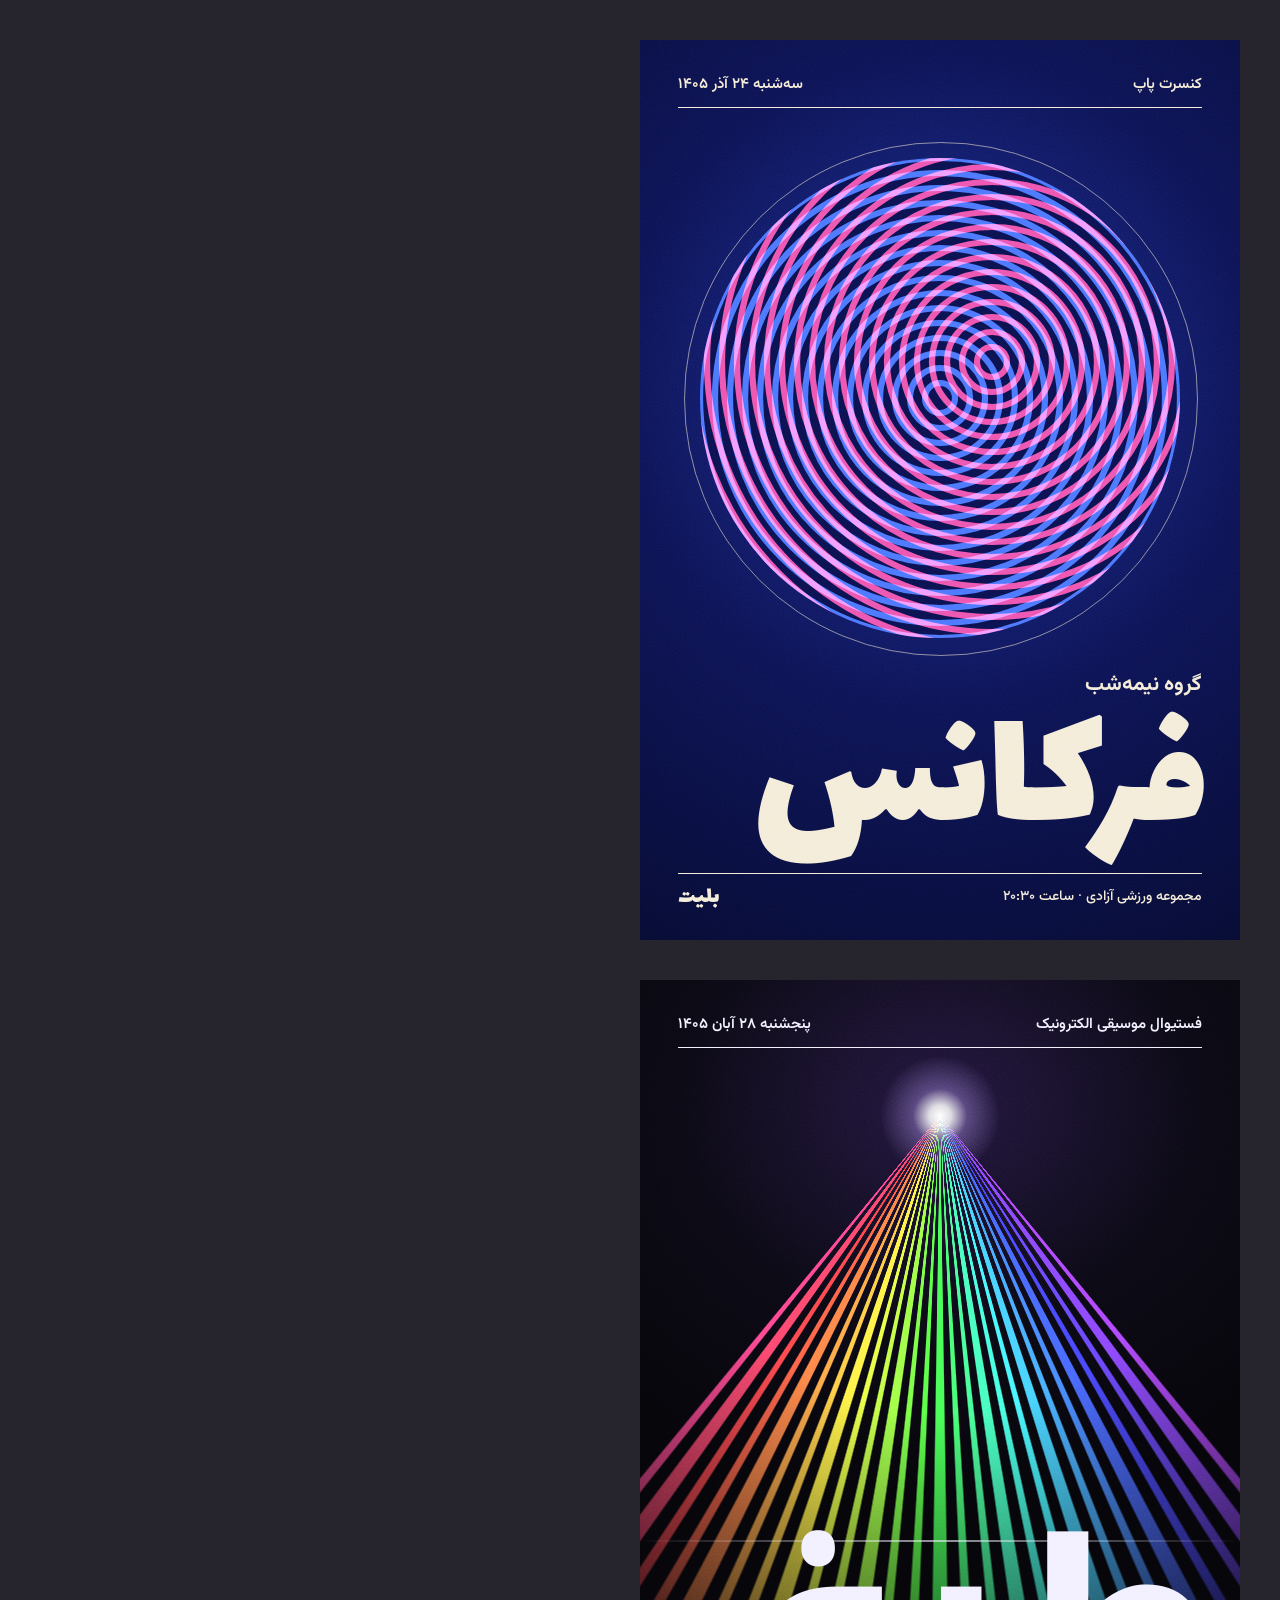
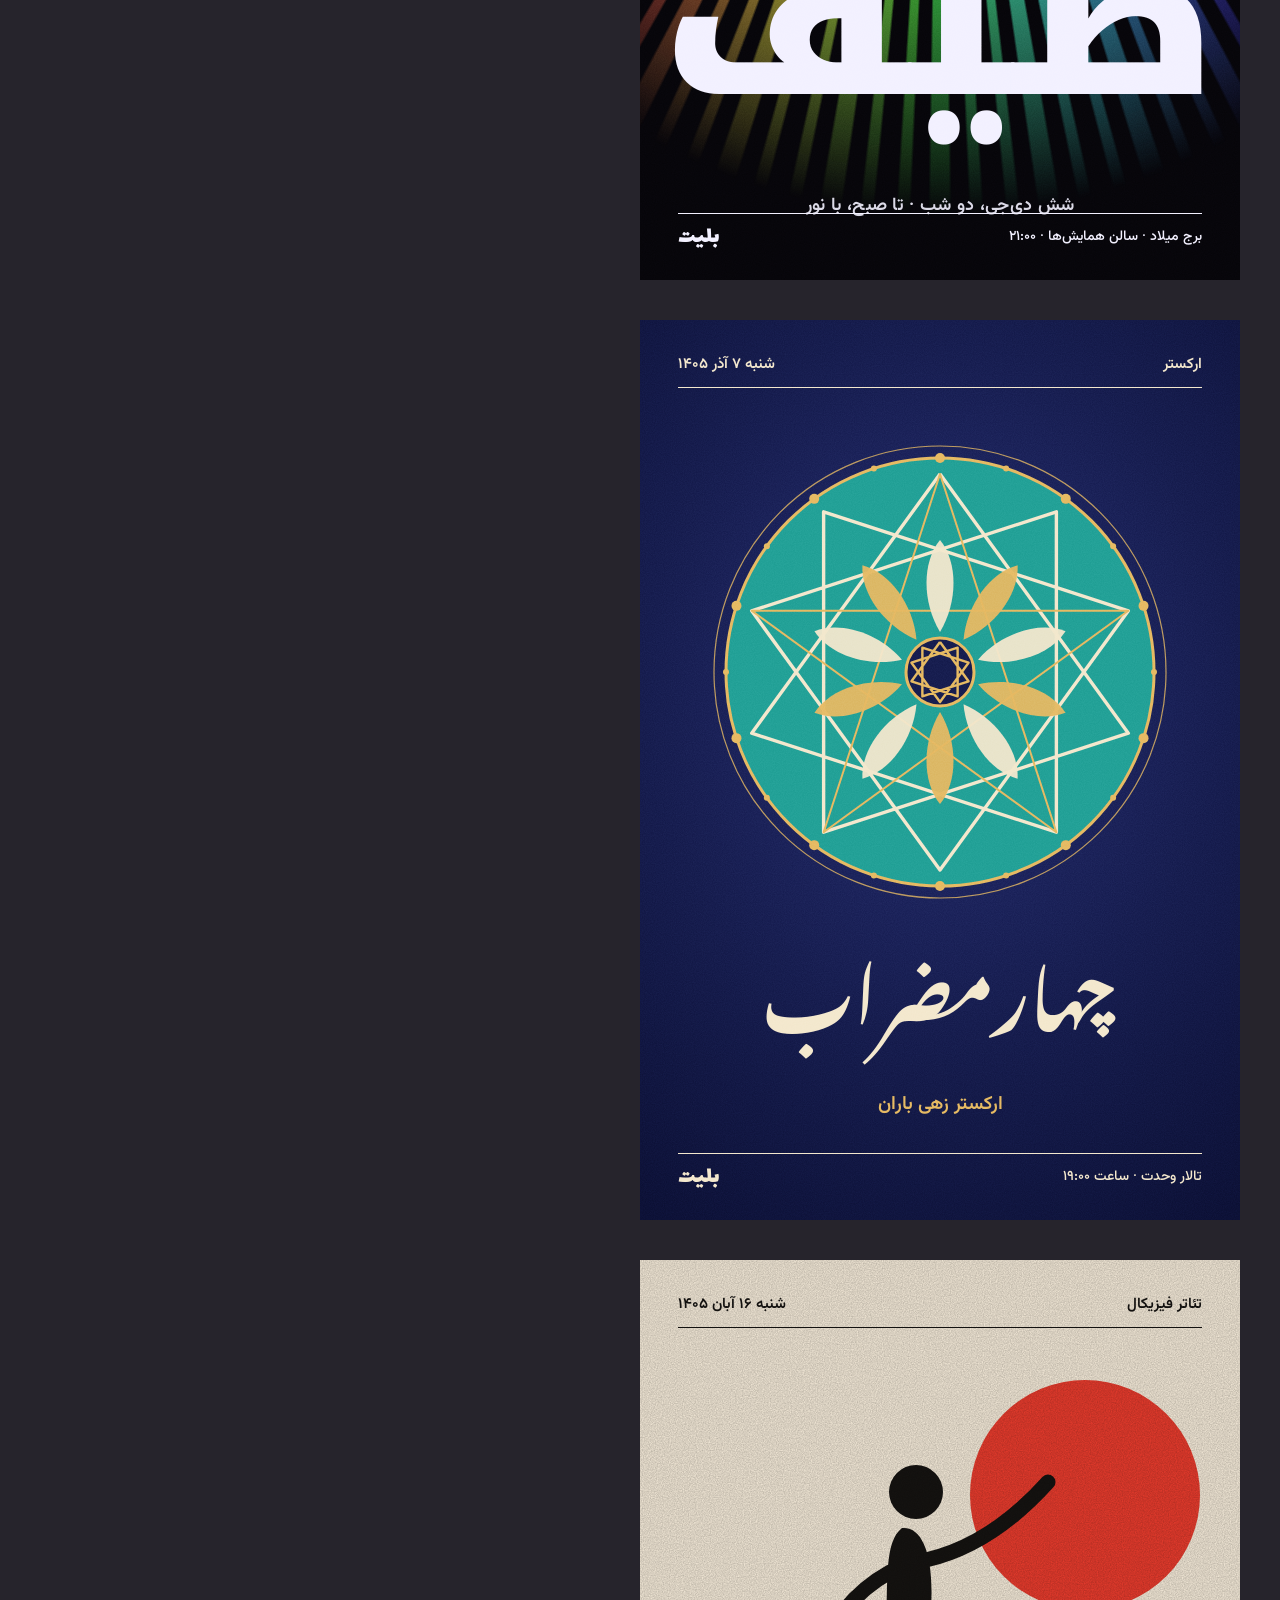
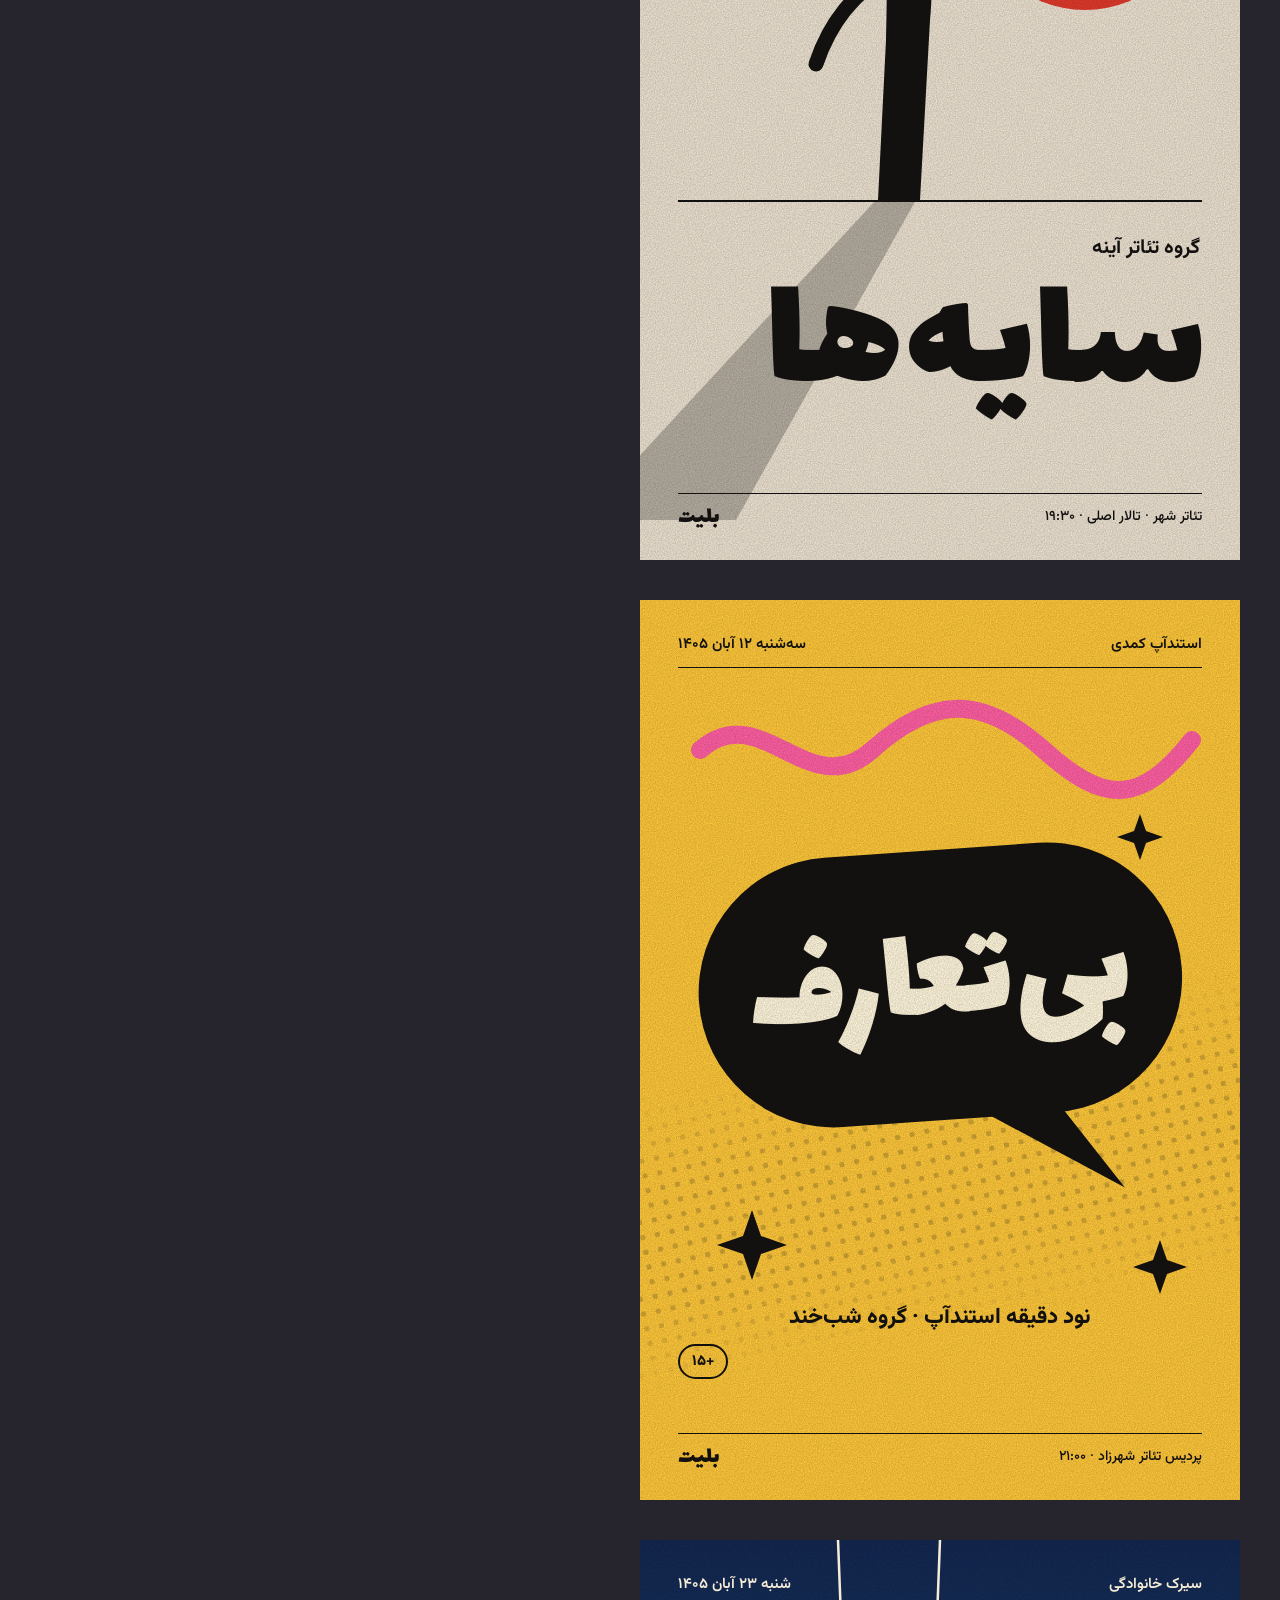
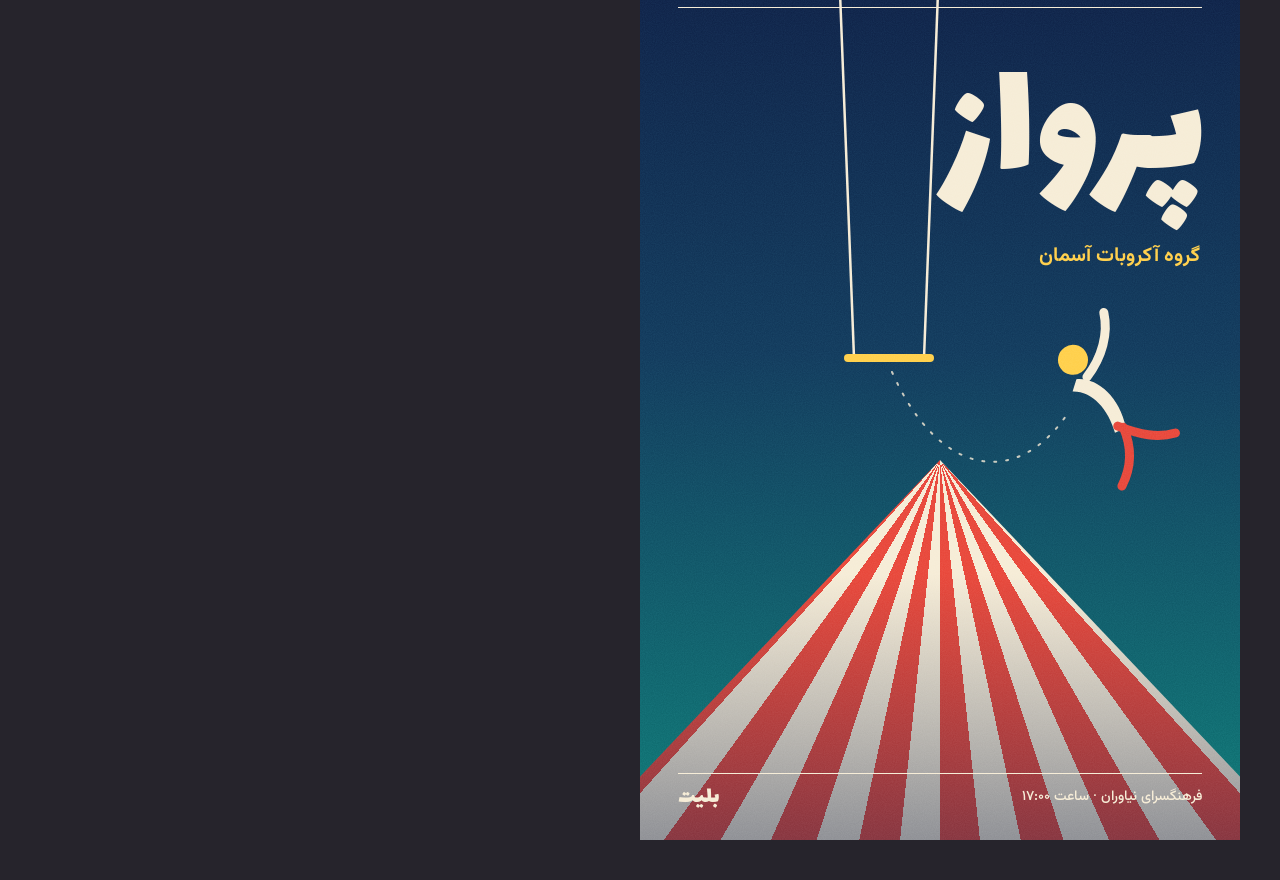
<file: ui-reference/01-hero/v3/posters/source.html>
<!doctype html>
<html lang="fa" dir="rtl">
<head>
<meta charset="utf-8">
<title>پوسترهای نمونه</title>
<link rel="preconnect" href="https://fonts.googleapis.com">
<link rel="preconnect" href="https://fonts.gstatic.com" crossorigin>
<link rel="stylesheet" href="https://fonts.googleapis.com/css2?family=Lalezar&family=Vazirmatn:wght@300..900&family=Noto+Kufi+Arabic:wght@500;900&family=Noto+Nastaliq+Urdu:wght@700&display=swap">
<style>
/* Sample event posters for the hero prototype. Each poster is a 600×900 composition rendered to
   WebP by render.js (2× → 1200×1800). They stand in for the posters organisers upload. */
:root { color-scheme: light; }
body { margin: 0; padding: 40px; background: #26242c; display: flex; flex-wrap: wrap; gap: 40px; font-family: Vazirmatn, Tahoma, sans-serif; }
.poster { position: relative; width: 600px; height: 900px; overflow: hidden; flex: none; isolation: isolate; }
.poster > * { position: absolute; }
.meta, .foot { inset-inline: 38px; display: flex; justify-content: space-between; align-items: center; font-weight: 600; font-size: 15px; line-height: 1.4; z-index: 5; }
.meta { top: 34px; padding-bottom: 12px; border-bottom: 1.5px solid currentColor; }
.foot { bottom: 30px; padding-top: 12px; border-top: 1.5px solid currentColor; font-weight: 500; font-size: 14px; }
.foot b { font-family: Lalezar, sans-serif; font-weight: 400; font-size: 24px; line-height: 1; }
.grain { inset: 0; z-index: 9; pointer-events: none; background-size: 240px 240px; }
.grain.dark { background-image: url("data:image/svg+xml;utf8,<svg xmlns='http://www.w3.org/2000/svg' width='240' height='240'><filter id='n'><feTurbulence type='fractalNoise' baseFrequency='.9' numOctaves='2' stitchTiles='stitch'/><feColorMatrix values='0 0 0 0 1  0 0 0 0 1  0 0 0 0 1  0 0 0 .5 -.12'/></filter><rect width='100%' height='100%' filter='url(%23n)'/></svg>"); opacity: .55; mix-blend-mode: soft-light; }
.grain.light { background-image: url("data:image/svg+xml;utf8,<svg xmlns='http://www.w3.org/2000/svg' width='240' height='240'><filter id='n'><feTurbulence type='fractalNoise' baseFrequency='.85' numOctaves='2' stitchTiles='stitch'/><feColorMatrix values='0 0 0 0 0  0 0 0 0 0  0 0 0 0 0  0 0 0 .55 -.1'/></filter><rect width='100%' height='100%' filter='url(%23n)'/></svg>"); opacity: .5; mix-blend-mode: multiply; }
.t-lalezar { font-family: Lalezar, Vazirmatn, sans-serif; font-weight: 400; }
.t-kufi { font-family: "Noto Kufi Arabic", Vazirmatn, sans-serif; font-weight: 900; }
.t-nast { font-family: "Noto Nastaliq Urdu", serif; font-weight: 700; }

/* 1 · فرکانس — moiré of two ring fields: two voices, one frequency */
.p-frequency { background: radial-gradient(110% 75% at 50% 38%, #1d2fa0 0%, #0d1356 48%, #060a2e 100%); color: #f4ecd9; }
.p-frequency .disc { left: 60px; top: 118px; width: 480px; height: 480px; border-radius: 50%; overflow: hidden; }
.p-frequency .disc svg { position: absolute; inset: 0; }
.p-frequency .ring { left: 44px; top: 102px; width: 512px; height: 512px; border-radius: 50%; border: 1.5px solid rgba(244, 236, 217, .55); }
.p-frequency .who { right: 38px; top: 628px; font-weight: 700; font-size: 21px; }
.p-frequency .title { right: 32px; top: 640px; font-size: 176px; line-height: 1.2; letter-spacing: -1px; }

/* 2 · طیف — a fan of laser rays from one source */
.p-spectrum { background: radial-gradient(80% 45% at 50% 14%, #22163f 0%, #0b0913 55%, #060509 100%); color: #f2f0ff; }
.p-spectrum .rays { inset: 0; -webkit-mask-image: radial-gradient(130% 95% at 50% 15%, #000 0%, #000 35%, transparent 82%); mask-image: radial-gradient(130% 95% at 50% 15%, #000 0%, #000 35%, transparent 82%); }
.p-spectrum .src { left: 240px; top: 76px; width: 120px; height: 120px; border-radius: 50%; background: radial-gradient(closest-side, #fff 0%, rgba(255, 255, 255, .85) 18%, rgba(190, 160, 255, .35) 45%, transparent 100%); }
.p-spectrum .floor { left: 0; right: 0; top: 560px; height: 1.5px; background: linear-gradient(90deg, transparent, rgba(242, 240, 255, .6), transparent); }
.p-spectrum .title { left: 0; right: 0; top: 520px; text-align: center; font-size: 214px; line-height: 1.15; }
.p-spectrum .sub { left: 0; right: 0; top: 812px; text-align: center; font-weight: 600; font-size: 18px; letter-spacing: .3px; opacity: .9; }

/* 3 · چهارمضراب — a ten-fold girih rosette in gold over turquoise */
.p-chaharmezrab { background: radial-gradient(90% 70% at 50% 40%, #222a6e 0%, #141a4b 55%, #0b0f33 100%); color: #f3e7cc; }
.p-chaharmezrab .rose { left: 70px; top: 122px; width: 460px; height: 460px; }
.p-chaharmezrab .title { left: 0; right: 0; top: 586px; text-align: center; font-size: 74px; line-height: 2.1; color: #f3e7cc; }
.p-chaharmezrab .sub { left: 0; right: 0; top: 770px; text-align: center; font-weight: 600; font-size: 19px; color: #e5b85f; }

/* 4 · سایه‌ها — a figure and its long shadow under a red sun */
.p-shadows { background: #ece2d1; color: #141210; }
.p-shadows .sun { left: 330px; top: 120px; width: 230px; height: 230px; border-radius: 50%; background: #e0392b; }
.p-shadows .art { inset: 0; }
.p-shadows .title { right: 34px; top: 588px; font-size: 168px; line-height: 1.2; }
.p-shadows .who { right: 40px; top: 572px; font-weight: 700; font-size: 20px; }

/* 5 · بی‌تعارف — a speech bubble that says it straight */
.p-bitaarof { background: #ffc83a; color: #141210; }
.p-bitaarof .dots { left: -40px; top: 430px; width: 700px; height: 300px; transform: rotate(-12deg); background: radial-gradient(circle, rgba(20, 18, 16, .2) 2.6px, transparent 3px) 0 0 / 15px 15px; -webkit-mask-image: linear-gradient(to bottom, transparent, #000 30%, #000 70%, transparent); mask-image: linear-gradient(to bottom, transparent, #000 30%, #000 70%, transparent); }
.p-bitaarof .art { inset: 0; }
.p-bitaarof .title { left: 0; right: 0; top: 302px; text-align: center; font-size: 140px; line-height: 1.2; color: #fff6dc; transform: rotate(-4deg); }
.p-bitaarof .sub { left: 0; right: 0; top: 700px; text-align: center; font-weight: 800; font-size: 22px; }
.p-bitaarof .age { left: 38px; top: 744px; padding: 4px 12px; border: 2px solid currentColor; border-radius: 999px; font-weight: 800; font-size: 15px; }

/* 6 · پرواز — circus tent, trapeze and a flying acrobat */
.p-parvaz { background: linear-gradient(to bottom, #0f1f45 0%, #123a5c 46%, #0f7a76 100%); color: #f6ecd6; }
.p-parvaz .tent { left: -60px; right: -60px; top: 520px; bottom: 0; clip-path: polygon(50% 0, 100% 100%, 0 100%); background: repeating-conic-gradient(from -90deg at 50% 0%, #e8473a 0deg 6deg, #f6ecd6 6deg 12deg); }
.p-parvaz .tent-shade { left: -60px; right: -60px; top: 520px; bottom: 0; clip-path: polygon(50% 0, 100% 100%, 0 100%); background: linear-gradient(to bottom, rgba(15, 31, 69, .0) 30%, rgba(15, 31, 69, .45) 100%); }
.p-parvaz .art { inset: 0; }
.p-parvaz .title { right: 34px; top: 92px; font-size: 172px; line-height: 1.2; }
.p-parvaz .who { right: 40px; top: 300px; font-weight: 700; font-size: 20px; color: #ffcf4a; }
</style>
</head>
<body>

<section class="poster p-frequency" id="frequency">
  <div class="meta"><span>کنسرت پاپ</span><span>سه‌شنبه ۲۴ آذر ۱۴۰۵</span></div>
  <div class="ring"></div>
  <div class="disc"><svg viewBox="0 0 480 480" width="480" height="480" id="moire"></svg></div>
  <div class="who">گروه نیمه‌شب</div>
  <div class="title t-lalezar">فرکانس</div>
  <div class="foot"><span>مجموعه ورزشی آزادی · ساعت ۲۰:۳۰</span><b>بلیت</b></div>
  <div class="grain dark"></div>
</section>

<section class="poster p-spectrum" id="spectrum">
  <div class="meta"><span>فستیوال موسیقی الکترونیک</span><span>پنجشنبه ۲۸ آبان ۱۴۰۵</span></div>
  <div class="rays" id="rays"></div>
  <div class="src"></div>
  <div class="floor"></div>
  <div class="title t-kufi">طیف</div>
  <div class="sub">شش دی‌جی، دو شب · تا صبح، با نور</div>
  <div class="foot"><span>برج میلاد · سالن همایش‌ها · ۲۱:۰۰</span><b>بلیت</b></div>
  <div class="grain dark"></div>
</section>

<section class="poster p-chaharmezrab" id="chaharmezrab">
  <div class="meta"><span>ارکستر</span><span>شنبه ۷ آذر ۱۴۰۵</span></div>
  <svg class="rose" viewBox="-230 -230 460 460" width="460" height="460" id="rose"></svg>
  <div class="title t-nast">چهارمضراب</div>
  <div class="sub">ارکستر زهی باران</div>
  <div class="foot"><span>تالار وحدت · ساعت ۱۹:۰۰</span><b>بلیت</b></div>
  <div class="grain dark"></div>
</section>

<section class="poster p-shadows" id="shadows">
  <div class="meta"><span>تئاتر فیزیکال</span><span>شنبه ۱۶ آبان ۱۴۰۵</span></div>
  <div class="sun"></div>
  <svg class="art" viewBox="0 0 600 900" width="600" height="900">
    <!-- ground -->
    <rect x="38" y="540" width="524" height="2" fill="#141210"/>
    <!-- long shadow, cast away from the sun -->
    <path d="M236 540 L276 540 L96 860 L-60 860 Z" fill="#141210" opacity=".26"/>
    <!-- figure: head, leaning body, one arm reaching back -->
    <circle cx="276" cy="232" r="27" fill="#141210"/>
    <path d="M262 268 C 284 266, 296 300, 290 360 L 280 540 L 238 540 L 246 380 C 248 320, 244 282, 262 268 Z" fill="#141210"/>
    <path d="M286 300 C 330 290, 372 262, 408 222" stroke="#141210" stroke-width="15" stroke-linecap="round" fill="none"/>
    <path d="M250 312 C 214 332, 190 362, 176 404" stroke="#141210" stroke-width="15" stroke-linecap="round" fill="none"/>
  </svg>
  <div class="who">گروه تئاتر آینه</div>
  <div class="title t-lalezar">سایه‌ها</div>
  <div class="foot"><span>تئاتر شهر · تالار اصلی · ۱۹:۳۰</span><b>بلیت</b></div>
  <div class="grain light"></div>
</section>

<section class="poster p-bitaarof" id="bitaarof">
  <div class="meta"><span>استندآپ کمدی</span><span>سه‌شنبه ۱۲ آبان ۱۴۰۵</span></div>
  <div class="dots"></div>
  <svg class="art" viewBox="0 0 600 900" width="600" height="900">
    <path d="M60 150 C 120 96, 170 206, 232 150 S 344 96, 404 150 S 500 206, 552 140" stroke="#ff5fa2" stroke-width="18" stroke-linecap="round" fill="none"/>
    <g transform="rotate(-4 300 380)">
      <rect x="58" y="250" width="484" height="270" rx="135" fill="#141210"/>
      <path d="M402 500 L 470 600 L 330 512 Z" fill="#141210"/>
    </g>
    <g fill="#141210">
      <path d="M112 610 l9 26 26 9 -26 9 -9 26 -9 -26 -26 -9 26 -9 Z"/>
      <path d="M500 214 l6 17 17 6 -17 6 -6 17 -6 -17 -17 -6 17 -6 Z"/>
      <path d="M520 640 l7 20 20 7 -20 7 -7 20 -7 -20 -20 -7 20 -7 Z"/>
    </g>
  </svg>
  <div class="title t-lalezar">بی‌تعارف</div>
  <div class="sub">نود دقیقه استندآپ · گروه شب‌خند</div>
  <div class="age">+۱۵</div>
  <div class="foot"><span>پردیس تئاتر شهرزاد · ۲۱:۰۰</span><b>بلیت</b></div>
  <div class="grain light"></div>
</section>

<section class="poster p-parvaz" id="parvaz">
  <div class="meta"><span>سیرک خانوادگی</span><span>شنبه ۲۳ آبان ۱۴۰۵</span></div>
  <div class="tent"></div>
  <div class="tent-shade"></div>
  <svg class="art" viewBox="0 0 600 900" width="600" height="900" id="parvazArt">
    <!-- trapeze -->
    <path d="M198 0 L 214 418 M 300 0 L 284 418" stroke="#f6ecd6" stroke-width="2.5" fill="none"/>
    <rect x="204" y="414" width="90" height="8" rx="4" fill="#ffcf4a"/>
    <!-- flight path -->
    <path d="M252 432 C 300 540, 380 548, 430 470" stroke="#f6ecd6" stroke-width="2" stroke-dasharray="2 10" stroke-linecap="round" fill="none" opacity=".8"/>
    <!-- acrobat: head, arched body, arms forward -->
    <g transform="translate(452 448) rotate(-34)">
      <circle cx="0" cy="-34" r="15" fill="#ffcf4a"/>
      <path d="M-8 -16 C 10 -6, 18 22, 6 52 L -6 50 C 2 26, -2 2, -18 -8 Z" fill="#f6ecd6"/>
      <path d="M2 -12 C 26 -20, 44 -36, 52 -56" stroke="#f6ecd6" stroke-width="9" stroke-linecap="round" fill="none"/>
      <path d="M4 50 C 0 72, -12 88, -30 98 M 0 46 C 14 66, 26 78, 44 84" stroke="#e8473a" stroke-width="9" stroke-linecap="round" fill="none"/>
    </g>
  </svg>
  <div class="title t-lalezar">پرواز</div>
  <div class="who">گروه آکروبات آسمان</div>
  <div class="foot"><span>فرهنگسرای نیاوران · ساعت ۱۷:۰۰</span><b>بلیت</b></div>
  <div class="grain dark"></div>
</section>

<script>
// 1 · moiré: two ring fields, slightly offset
(() => {
  const svg = document.getElementById('moire'), ns = 'http://www.w3.org/2000/svg';
  const field = (cx, cy, color, step, w, op) => { const g = document.createElementNS(ns, 'g'); g.setAttribute('fill', 'none'); g.setAttribute('stroke', color); g.setAttribute('stroke-width', w); g.setAttribute('opacity', op); for (let r = step; r < 520; r += step) { const c = document.createElementNS(ns, 'circle'); c.setAttribute('cx', cx); c.setAttribute('cy', cy); c.setAttribute('r', r); g.appendChild(c); } svg.appendChild(g); return g; };
  const bg = document.createElementNS(ns, 'rect'); bg.setAttribute('width', 480); bg.setAttribute('height', 480); bg.setAttribute('fill', '#0b1150'); svg.appendChild(bg);
  field(240, 240, '#4b78ff', 15, 6.2, 1);
  const b = field(292, 204, '#ff4f9a', 15, 6.2, .92); b.style.mixBlendMode = 'screen';
})();
// 2 · laser fan from one source
(() => {
  const el = document.getElementById('rays'), n = 27, a0 = 141, a1 = 219, stops = [];
  for (let i = 0; i < n; i++) {
    const a = a0 + (a1 - a0) * i / (n - 1), h = 275 - 300 * i / (n - 1), w = i % 3 === 1 ? 1.5 : .8;
    const c = `hsl(${(h + 360) % 360} 100% 64%)`;
    stops.push(`transparent ${(a - w / 2 - .25).toFixed(2)}deg`, `${c} ${(a - w / 2).toFixed(2)}deg ${(a + w / 2).toFixed(2)}deg`, `transparent ${(a + w / 2 + .25).toFixed(2)}deg`);
  }
  el.style.background = `conic-gradient(from 0deg at 50% 15%, transparent 0deg, ${stops.join(', ')}, transparent 360deg)`;
})();
// 3 · girih rosette: interlaced {10/3} and {10/4} stars, petals and rings
(() => {
  const svg = document.getElementById('rose'), ns = 'http://www.w3.org/2000/svg';
  const add = (tag, attrs) => { const e = document.createElementNS(ns, tag); for (const k in attrs) e.setAttribute(k, attrs[k]); svg.appendChild(e); return e; };
  add('circle', { r: 214, fill: '#1f9e94' });
  add('circle', { r: 214, fill: 'none', stroke: '#e5b85f', 'stroke-width': 3 });
  add('circle', { r: 226, fill: 'none', stroke: '#e5b85f', 'stroke-width': 1.2, opacity: .8 });
  const star = (R, k, w, color) => { const p = []; for (let i = 0; i <= 10; i++) { const a = -Math.PI / 2 + (i * k % 10) * Math.PI * 2 / 10; p.push(`${(R * Math.cos(a)).toFixed(2)},${(R * Math.sin(a)).toFixed(2)}`); } add('polyline', { points: p.join(' '), fill: 'none', stroke: color, 'stroke-width': w, 'stroke-linejoin': 'round' }); };
  star(198, 3, 3.4, '#f3e7cc'); star(198, 4, 2, '#e5b85f');
  const g = add('g', {});
  for (let i = 0; i < 10; i++) { const a = i * 36; const e = document.createElementNS(ns, 'path'); e.setAttribute('d', 'M0 -40 C 18 -70, 18 -110, 0 -132 C -18 -110, -18 -70, 0 -40 Z'); e.setAttribute('transform', `rotate(${a})`); e.setAttribute('fill', i % 2 ? '#e5b85f' : '#f3e7cc'); e.setAttribute('opacity', '.95'); g.appendChild(e); }
  add('circle', { r: 34, fill: '#141a4b', stroke: '#e5b85f', 'stroke-width': 3 });
  star(30, 3, 2.4, '#e5b85f');
  for (let i = 0; i < 20; i++) { const a = -Math.PI / 2 + i * Math.PI / 10; add('circle', { cx: (214 * Math.cos(a)).toFixed(2), cy: (214 * Math.sin(a)).toFixed(2), r: i % 2 ? 3 : 5, fill: '#e5b85f' }); }
})();
</script>
</body>
</html>
</file>
<file: exchange-widgets/lab/lab.css>
/* ==========================================================================
   Widget Lab · gallery shell for the exchange-app widgets
   Layout: a compact masthead, then one full-width "stage" per widget:
   the number and notes on the start side, the live widget on the end side.
   Palette: night ink with indigo light (dark-first); a pale ledger in light.
   ========================================================================== */
:root {
  color-scheme: dark;
  --bg: #05060d;
  --bg-lift: #0d1022;
  --ink: #eef0ff;
  --ink-2: #a9aed2;
  --ink-3: #6f7499;
  --accent: #8f94ff;
  --accent-2: #c3b5ff;
  --accent-wash: rgba(143, 148, 255, .14);
  --surface: rgba(255, 255, 255, .03);
  --surface-2: rgba(255, 255, 255, .055);
  --panel-a: rgba(16, 18, 38, .94);
  --panel-b: rgba(9, 10, 24, .96);
  --edge: rgba(255, 255, 255, .085);
  --edge-2: rgba(255, 255, 255, .17);
  --aurora-1: rgba(66, 80, 255, .5);
  --aurora-2: rgba(144, 92, 246, .34);
  --aurora-3: rgba(30, 190, 255, .17);
  --grid: rgba(165, 172, 255, .07);
  --market-line: rgba(150, 156, 255, .38);
  --market-fill: rgba(91, 97, 246, .12);
  --spot: rgba(110, 118, 255, .17);
  --grain: .085;
  --stage-glow: rgba(86, 96, 255, .3);
  --stage-dots: rgba(196, 202, 255, .1);
  --num-a: #ffffff;
  --num-b: #8f94ff;
  --focus: #c3c6ff;
  --w01-tray-a: #2a2d4a;
  --w01-tray-b: #14162c;
  --w01-tray-rim: rgba(255, 255, 255, .14);
  --w01-tray-drop: rgba(0, 0, 0, .5);
  --w01-floor: rgba(70, 78, 255, .28);

  --font-fa: "Vazirmatn", Tahoma, "Segoe UI", system-ui, sans-serif;
  --font-display: "Unbounded", "Outfit", "Vazirmatn", system-ui, sans-serif;
  --font-latin: "Outfit", "Vazirmatn", system-ui, sans-serif;
  --max: 1240px;
  --stage-r: 34px;
}
@media (prefers-color-scheme: light) {
  :root:not([data-theme="dark"]) {
    color-scheme: light;
    --bg: #eef0f8;
    --bg-lift: #f8f9fd;
    --ink: #12142c;
    --ink-2: #4a4f74;
    --ink-3: #7d82a6;
    --accent: #3a40d6;
    --accent-2: #7a5cf0;
    --accent-wash: rgba(58, 64, 214, .1);
    --surface: rgba(255, 255, 255, .55);
    --surface-2: rgba(255, 255, 255, .82);
    --panel-a: rgba(255, 255, 255, .9);
    --panel-b: rgba(247, 248, 253, .94);
    --edge: rgba(28, 34, 110, .09);
    --edge-2: rgba(28, 34, 110, .18);
    --aurora-1: rgba(120, 134, 255, .36);
    --aurora-2: rgba(196, 164, 255, .42);
    --aurora-3: rgba(120, 214, 255, .34);
    --grid: rgba(40, 50, 150, .07);
    --market-line: rgba(58, 64, 214, .36);
    --market-fill: rgba(58, 64, 214, .07);
    --spot: rgba(120, 132, 255, .16);
    --grain: .05;
    --stage-glow: rgba(120, 132, 255, .24);
    --stage-dots: rgba(40, 50, 150, .09);
    --num-a: #12142c;
    --num-b: #3a40d6;
    --focus: #3a40d6;
    --w01-tray-a: #ececec;
    --w01-tray-b: #cecece;
    --w01-tray-rim: rgba(255, 255, 255, .8);
    --w01-tray-drop: rgba(20, 24, 70, .2);
    --w01-floor: rgba(20, 24, 70, .2);
  }
}
:root[data-theme="light"] {
  color-scheme: light;
  --bg: #eef0f8;
  --bg-lift: #f8f9fd;
  --ink: #12142c;
  --ink-2: #4a4f74;
  --ink-3: #7d82a6;
  --accent: #3a40d6;
  --accent-2: #7a5cf0;
  --accent-wash: rgba(58, 64, 214, .1);
  --surface: rgba(255, 255, 255, .55);
  --surface-2: rgba(255, 255, 255, .82);
  --panel-a: rgba(255, 255, 255, .9);
  --panel-b: rgba(247, 248, 253, .94);
  --edge: rgba(28, 34, 110, .09);
  --edge-2: rgba(28, 34, 110, .18);
  --aurora-1: rgba(120, 134, 255, .36);
  --aurora-2: rgba(196, 164, 255, .42);
  --aurora-3: rgba(120, 214, 255, .34);
  --grid: rgba(40, 50, 150, .07);
  --market-line: rgba(58, 64, 214, .36);
  --market-fill: rgba(58, 64, 214, .07);
  --spot: rgba(120, 132, 255, .16);
  --grain: .05;
  --stage-glow: rgba(120, 132, 255, .24);
  --stage-dots: rgba(40, 50, 150, .09);
  --num-a: #12142c;
  --num-b: #3a40d6;
  --focus: #3a40d6;
  --w01-tray-a: #ececec;
  --w01-tray-b: #cecece;
  --w01-tray-rim: rgba(255, 255, 255, .8);
  --w01-tray-drop: rgba(20, 24, 70, .2);
  --w01-floor: rgba(20, 24, 70, .2);
}
:root[data-theme="dark"] { color-scheme: dark; }

*,
*::before,
*::after { box-sizing: border-box; }
html { -webkit-text-size-adjust: 100%; }
body {
  margin: 0;
  background: var(--bg);
  color: var(--ink);
  font-family: var(--font-fa);
}

.lab {
  position: relative;
  min-height: 100vh;
  overflow-x: clip;
  padding-left: max(16px, env(safe-area-inset-left, 0px));
  padding-right: max(16px, env(safe-area-inset-right, 0px));
  padding-block: 0 40px;
  font-family: var(--font-fa);
  color: var(--ink);
  background: var(--bg);
  isolation: isolate;
}
.lab ::selection { background: var(--accent-wash); }
.lab :focus-visible { outline: 2px solid var(--focus); outline-offset: 3px; }

/* ── background ───────────────────────────────────────────── */
.bg {
  position: fixed;
  inset: 0;
  z-index: -1;
  overflow: hidden;
  pointer-events: none;
  background: radial-gradient(120% 75% at 50% -12%, var(--bg-lift), var(--bg) 62%);
}
.bg-aurora {
  position: absolute;
  width: 72vmax;
  height: 72vmax;
  border-radius: 50%;
  background: radial-gradient(closest-side, var(--c), transparent 72%);
  will-change: transform;
  animation: lab-drift 40s ease-in-out infinite alternate;
}
.bg-aurora.a1 { --c: var(--aurora-1); top: -34vmax; left: -18vmax; }
.bg-aurora.a2 { --c: var(--aurora-2); top: -26vmax; right: -28vmax; animation-duration: 48s; animation-delay: -14s; }
.bg-aurora.a3 { --c: var(--aurora-3); top: 38vh; left: 22vw; width: 58vmax; height: 58vmax; animation-duration: 56s; animation-delay: -26s; }
@keyframes lab-drift {
  0% { transform: translate3d(0, 0, 0) scale(1); }
  50% { transform: translate3d(7vw, 5vh, 0) scale(1.12); }
  100% { transform: translate3d(-5vw, 9vh, 0) scale(.94); }
}
.bg-grid {
  position: absolute;
  inset: 0;
  background-image:
    linear-gradient(var(--grid) 1px, transparent 1px),
    linear-gradient(90deg, var(--grid) 1px, transparent 1px);
  background-size: 56px 56px;
  background-position: 50% 0;
  -webkit-mask-image: radial-gradient(ellipse 85% 65% at 50% 22%, #000 25%, transparent 78%);
  mask-image: radial-gradient(ellipse 85% 65% at 50% 22%, #000 25%, transparent 78%);
}
.bg-market { position: absolute; left: 0; right: 0; bottom: 0; height: 42vh; direction: ltr; }
.bg-market svg { position: absolute; left: 0; bottom: 0; width: 200%; height: 100%; will-change: transform; animation: lab-market 110s linear infinite; }
.bg-market svg.back { height: 82%; opacity: .55; animation-duration: 170s; }
.bg-market .m-line { fill: none; stroke: var(--market-line); stroke-width: 1.5; vector-effect: non-scaling-stroke; }
.bg-market .m-fill { fill: url(#lab-market-fill); }
.bg-market .m-stop-a { stop-color: var(--market-fill); }
.bg-market .m-stop-b { stop-color: var(--market-fill); stop-opacity: 0; }
@keyframes lab-market { to { transform: translate3d(-50%, 0, 0); } }
.bg-spot {
  position: absolute;
  left: 0;
  top: 0;
  width: 900px;
  height: 900px;
  margin: -450px 0 0 -450px;
  border-radius: 50%;
  background: radial-gradient(closest-side, var(--spot), transparent);
  transform: translate3d(50vw, 28vh, 0);
  will-change: transform;
}
.bg-grain {
  position: absolute;
  inset: 0;
  opacity: var(--grain);
  background-image: url("data:image/svg+xml,%3Csvg xmlns='http://www.w3.org/2000/svg' width='240' height='240'%3E%3Cfilter id='n'%3E%3CfeTurbulence type='fractalNoise' baseFrequency='.85' numOctaves='2' stitchTiles='stitch'/%3E%3CfeColorMatrix values='0 0 0 0 .5 0 0 0 0 .5 0 0 0 0 .55 0 0 0 1.4 -.35'/%3E%3C/filter%3E%3Crect width='100%25' height='100%25' filter='url(%23n)'/%3E%3C/svg%3E");
}

/* ── masthead ─────────────────────────────────────────────── */
.top {
  max-width: var(--max);
  margin-inline: auto;
  padding-block: 22px 0;
  display: flex;
  align-items: center;
  justify-content: space-between;
  gap: 16px;
  flex-wrap: wrap;
}
.brand { display: inline-flex; align-items: center; gap: 12px; color: var(--ink); text-decoration: none; }
.brand-mark { width: 38px; height: 38px; flex: none; }
.brand-mark .bm-bar { fill: var(--accent); }
.brand-mark .bm-bar.b2 { fill: var(--accent-2); }
.brand-mark .bm-line { fill: none; stroke: var(--ink); stroke-width: 2.4; stroke-linecap: round; stroke-linejoin: round; }
.brand-name { display: grid; gap: 2px; line-height: 1.1; }
.brand-name b { font: 600 15px/1.1 var(--font-display); letter-spacing: .01em; direction: ltr; text-align: start; }
.brand-name span { font-size: 12.5px; color: var(--ink-3); }

/* the section switch in the header: widgets | backgrounds */
.sections {
  display: inline-flex;
  padding: 4px;
  gap: 2px;
  border: 1px solid var(--edge);
  border-radius: 999px;
  background: var(--surface);
}
.sections a {
  display: inline-flex;
  align-items: center;
  height: 34px;
  padding-inline: 16px;
  border-radius: 999px;
  color: var(--ink-2);
  font: 600 13.5px/1 var(--font-fa);
  text-decoration: none;
  transition: background-color .25s ease, color .25s ease;
}
.sections a:hover { color: var(--ink); background: var(--surface-2); }
.sections a[aria-current="page"] { color: var(--ink); background: var(--accent-wash); box-shadow: inset 0 0 0 1px color-mix(in srgb, var(--accent) 40%, transparent); }
@media (max-width: 940px) {
  .sections { order: 3; width: 100%; justify-content: center; }
  .sections a { flex: 1; justify-content: center; }
}

.tools { display: flex; align-items: center; gap: 8px; }
.tool {
  display: inline-flex;
  align-items: center;
  gap: 8px;
  height: 40px;
  padding-inline: 14px;
  border: 1px solid var(--edge);
  border-radius: 999px;
  background: var(--surface);
  color: var(--ink-2);
  font: 500 13.5px/1 var(--font-fa);
  cursor: pointer;
  transition: background-color .25s ease, color .25s ease, border-color .25s ease, transform .25s ease;
}
.tool:hover { color: var(--ink); border-color: var(--edge-2); background: var(--surface-2); }
.tool:active { transform: scale(.97); }
.tool svg { width: 18px; height: 18px; flex: none; fill: none; stroke: currentColor; stroke-width: 1.8; stroke-linecap: round; stroke-linejoin: round; }
.tool[aria-pressed="true"] { color: var(--ink); background: var(--accent-wash); border-color: color-mix(in srgb, var(--accent) 45%, transparent); }
.tool .t-moon { display: none; }
:root[data-theme-now="light"] .tool .t-sun { display: none; }
:root[data-theme-now="light"] .tool .t-moon { display: block; }

/* ── intro ────────────────────────────────────────────────── */
.intro {
  max-width: var(--max);
  margin-inline: auto;
  padding-block: clamp(26px, 3.4vw, 40px) clamp(20px, 2.4vw, 28px);
  display: grid;
  gap: 12px;
}
.eyebrow {
  margin: 0;
  display: inline-flex;
  align-items: center;
  gap: 10px;
  color: var(--accent);
  font-size: 14px;
  font-weight: 600;
}
.eyebrow::before { content: ""; width: 26px; height: 2px; border-radius: 2px; background: currentColor; }
.intro h1 {
  margin: 0;
  font-weight: 800;
  font-size: clamp(28px, 3.5vw, 46px);
  line-height: 1.25;
  letter-spacing: -.01em;
  text-wrap: balance;
}
.intro h1 .grad {
  background: linear-gradient(90deg, var(--accent), var(--accent-2));
  -webkit-background-clip: text;
  background-clip: text;
  color: transparent;
}
.lead { margin: 0; max-width: 78ch; color: var(--ink-2); font-size: clamp(14.5px, 1.2vw, 16px); line-height: 1.9; }
.index { display: flex; flex-wrap: wrap; gap: 10px; margin-top: 4px; }
.index a {
  display: inline-flex;
  align-items: center;
  gap: 10px;
  min-height: 42px;
  padding: 6px 8px 6px 16px;
  border: 1px solid var(--edge);
  border-radius: 999px;
  background: var(--surface);
  color: var(--ink);
  font-size: 14px;
  text-decoration: none;
  transition: border-color .25s ease, background-color .25s ease, transform .25s ease;
}
.index a:hover { border-color: var(--edge-2); background: var(--surface-2); transform: translateY(-2px); }
.index a b {
  display: inline-grid;
  place-items: center;
  min-width: 34px;
  height: 30px;
  padding-inline: 8px;
  border-radius: 999px;
  background: var(--accent-wash);
  color: var(--accent);
  font: 600 12.5px/1 var(--font-display);
  direction: ltr;
}

/* ── stages ───────────────────────────────────────────────── */
.stages {
  max-width: var(--max);
  margin-inline: auto;
  display: grid;
  gap: 28px;
}
.stage {
  position: relative;
  display: grid;
  grid-template-columns: minmax(0, .92fr) minmax(0, 1.28fr);
  border: 1px solid var(--edge);
  border-radius: var(--stage-r);
  background: linear-gradient(180deg, var(--panel-a), var(--panel-b));
  box-shadow: 0 30px 80px -40px rgba(0, 0, 0, .55);
  overflow: hidden;
  overflow: clip;
  isolation: isolate;
  scroll-margin-top: 24px;
}
.stage::before {
  content: "";
  position: absolute;
  inset: 0;
  border-radius: inherit;
  padding: 1px;
  background: linear-gradient(140deg, color-mix(in srgb, var(--accent) 55%, transparent), transparent 35%, transparent 65%, color-mix(in srgb, var(--accent-2) 40%, transparent));
  -webkit-mask: linear-gradient(#000 0 0) content-box, linear-gradient(#000 0 0);
  -webkit-mask-composite: xor;
  mask: linear-gradient(#000 0 0) content-box exclude, linear-gradient(#000 0 0);
  pointer-events: none;
  opacity: .7;
}

.stage-info {
  min-width: 0;
  padding: clamp(24px, 3.2vw, 46px);
  display: flex;
  flex-direction: column;
  gap: 14px;
}
.stage-id { display: flex; align-items: flex-end; gap: 16px; flex-wrap: wrap; }
.stage-num {
  margin: 0;
  direction: ltr;
  display: inline-flex;
  font: 700 clamp(86px, 10.5vw, 148px)/.8 var(--font-display);
  letter-spacing: -.05em;
  background: linear-gradient(180deg, var(--num-a) 10%, var(--num-b) 95%);
  -webkit-background-clip: text;
  background-clip: text;
  color: transparent;
  padding-block: .06em .02em;
}
.stage-num span { display: inline-block; animation: lab-num-in 1.3s cubic-bezier(.16, 1, .3, 1) both; }
.stage-num span:nth-child(2) { animation-delay: .12s; }
@keyframes lab-num-in {
  from { transform: translateY(42%) rotateX(70deg); opacity: 0; filter: blur(6px); }
  to { transform: none; opacity: 1; filter: none; }
}
.stage-kicker { margin: 0 0 .5em; display: grid; gap: 4px; }
.stage-kicker b { font-size: 15px; font-weight: 700; color: var(--accent); }
.stage-kicker span { font: 500 12px/1.2 var(--font-latin); color: var(--ink-3); letter-spacing: .08em; text-transform: uppercase; direction: ltr; text-align: end; }
.stage-title { margin: 6px 0 0; font-size: clamp(24px, 2.6vw, 32px); font-weight: 800; line-height: 1.3; text-wrap: balance; }
.stage-en { margin: -4px 0 0; color: var(--ink-3); font: 500 14px/1.4 var(--font-latin); direction: ltr; text-align: end; }
.stage-desc { margin: 4px 0 0; color: var(--ink-2); font-size: 15px; line-height: 1.95; max-width: 46ch; }

.hints { list-style: none; margin: 6px 0 0; padding: 0; display: grid; gap: 10px; }
.hints li {
  display: grid;
  grid-template-columns: 36px minmax(0, 1fr);
  gap: 12px;
  align-items: center;
  font-size: 14px;
  line-height: 1.75;
  color: var(--ink-2);
}
.hints li b { color: var(--ink); font-weight: 600; }
.hints svg {
  width: 36px;
  height: 36px;
  padding: 8px;
  border-radius: 12px;
  border: 1px solid var(--edge);
  background: var(--surface);
  fill: none;
  stroke: var(--accent);
  stroke-width: 1.8;
  stroke-linecap: round;
  stroke-linejoin: round;
}

.stage-actions { display: flex; flex-wrap: wrap; gap: 10px; margin-top: 10px; }
.btn {
  display: inline-flex;
  align-items: center;
  gap: 9px;
  height: 44px;
  padding-inline: 18px;
  border: 1px solid var(--edge);
  border-radius: 999px;
  background: var(--surface);
  color: var(--ink);
  font: 600 14px/1 var(--font-fa);
  cursor: pointer;
  transition: background-color .25s ease, border-color .25s ease, transform .2s ease;
}
.btn:hover { background: var(--surface-2); border-color: var(--edge-2); }
.btn:active { transform: scale(.97); }
.btn svg { width: 18px; height: 18px; fill: none; stroke: currentColor; stroke-width: 2; stroke-linecap: round; stroke-linejoin: round; }
.btn.primary { background: var(--accent); border-color: transparent; color: #fff; }
:root[data-theme-now="dark"] .btn.primary { color: #0b0c1d; }
.btn.primary:hover { background: color-mix(in srgb, var(--accent) 88%, #fff); }
.btn .dot { width: 9px; height: 9px; border-radius: 50%; background: var(--ink-3); box-shadow: 0 0 0 0 transparent; transition: background-color .25s ease; }
.btn[aria-pressed="true"] { border-color: color-mix(in srgb, #2fd27a 55%, transparent); background: color-mix(in srgb, #2fd27a 12%, transparent); }
.btn[aria-pressed="true"] .dot { background: #2fd27a; animation: lab-live 1.6s ease-out infinite; }
@keyframes lab-live {
  0% { box-shadow: 0 0 0 0 rgba(47, 210, 122, .55); }
  100% { box-shadow: 0 0 0 10px rgba(47, 210, 122, 0); }
}
.stage-path {
  margin-top: auto;
  padding-top: 14px;
  align-self: flex-start;
  color: var(--ink-3);
  font: 500 12.5px/1.4 ui-monospace, "SFMono-Regular", Menlo, Consolas, monospace;
  direction: ltr;
}

.stage-show {
  position: relative;
  min-width: 0;
  min-height: clamp(420px, 46vw, 640px);
  display: grid;
  place-items: center;
  padding: clamp(30px, 3vw, 44px) clamp(20px, 4vw, 60px) clamp(40px, 4vw, 56px);
  border-inline-start: 1px solid var(--edge);
  background:
    radial-gradient(58% 52% at 50% 48%, var(--stage-glow), transparent 72%),
    radial-gradient(var(--stage-dots) 1px, transparent 1.6px) 0 0 / 22px 22px;
}
.stage-tag {
  position: absolute;
  top: 18px;
  inset-inline-end: 18px;
  display: inline-flex;
  align-items: center;
  gap: 8px;
  padding: 7px 12px;
  border: 1px solid var(--edge-2);
  border-radius: 999px;
  background: var(--surface);
  color: var(--ink-2);
  font: 600 12px/1 var(--font-display);
  letter-spacing: .04em;
  direction: ltr;
}
.stage-tag i { width: 7px; height: 7px; border-radius: 50%; background: var(--accent); }
.stage-mount { width: min(100%, 500px); }
.stage-mount.is-wide { width: min(100%, 640px); }
.stage-mount.is-tall { width: min(100%, 460px); }
.stage-mount.is-full { width: min(100%, 1100px); }

/* a set wider than the stage's right column: notes on top, the set below at full width */
.stage.is-full { grid-template-columns: minmax(0, 1fr); }
.stage.is-full .stage-show { border-inline-start: 0; border-top: 1px solid var(--edge); min-height: 0; padding-top: clamp(56px, 6vw, 72px); }
@media (min-width: 941px) {
  .stage.is-full .stage-info { display: grid; grid-template-columns: minmax(0, 1fr) minmax(0, 1fr); column-gap: clamp(32px, 5vw, 72px); row-gap: 14px; align-content: start; }
  .stage.is-full .stage-info > * { grid-column: 1; }
  .stage.is-full .hints { grid-column: 2; grid-row: 1 / span 5; align-self: start; margin-top: 0; }
  .stage.is-full .stage-actions { grid-column: 2; grid-row: 6; }
  .stage.is-full .stage-path { grid-column: 2; grid-row: 7; }
}

/* rolling digits from lab/kit.js (the sets use them) */
.kit-odo { display: inline-flex; height: 1.2em; line-height: 1.2em; white-space: nowrap; vertical-align: baseline; }
.kit-odo .odo-c {
  display: inline-block;
  position: relative;
  flex: none;
  height: 1.2em;
  margin-inline: -.1em;
  padding-inline: .1em;
  overflow: hidden;
  box-sizing: border-box;
  -webkit-mask-image: linear-gradient(to bottom, transparent 0, #000 20%, #000 84%, transparent 100%);
  mask-image: linear-gradient(to bottom, transparent 0, #000 20%, #000 84%, transparent 100%);
}
.kit-odo .odo-c.is-glyph { overflow: visible; -webkit-mask-image: none; mask-image: none; }
.kit-odo .odo-s { display: block; white-space: pre; line-height: 1.2em; text-align: left; will-change: transform; }

/* a set's sub-numbers: each chip points at one card of the set */
.stage-subs {
  list-style: none;
  margin: 2px 0 4px;
  padding: 0;
  display: grid;
  grid-template-columns: repeat(auto-fill, minmax(min(100%, 168px), 1fr));
  gap: 8px;
}
.stage-subs button {
  width: 100%;
  min-height: 48px;
  display: flex;
  align-items: center;
  gap: 10px;
  padding: 6px 8px;
  border: 1px solid var(--edge);
  border-radius: 14px;
  background: var(--surface);
  color: var(--ink);
  font: 600 14px/1.25 var(--font-fa);
  text-align: start;
  cursor: pointer;
  transition: border-color .25s ease, background-color .25s ease, transform .25s ease;
}
.stage-subs button:hover, .stage-subs button:focus-visible, .stage-subs button.is-on { border-color: var(--edge-2); background: var(--surface-2); transform: translateY(-2px); }
.stage-subs b {
  flex: none;
  display: inline-grid;
  place-items: center;
  min-width: 48px;
  height: 30px;
  padding-inline: 8px;
  border-radius: 999px;
  background: var(--accent-wash);
  color: var(--accent);
  font: 600 12px/1 var(--font-display);
  letter-spacing: .02em;
  direction: ltr;
}
.stage-subs span { display: grid; gap: 2px; min-width: 0; }
.stage-subs i { font: 500 11.5px/1.2 var(--font-latin); font-style: normal; color: var(--ink-3); direction: ltr; text-align: end; }

.foot {
  max-width: var(--max);
  margin: 40px auto 0;
  display: flex;
  flex-wrap: wrap;
  gap: 8px 22px;
  justify-content: space-between;
  color: var(--ink-3);
  font-size: 13px;
  line-height: 1.8;
}
.foot b { color: var(--ink-2); font-weight: 600; }

@media (max-width: 940px) {
  .stage { grid-template-columns: minmax(0, 1fr); }
  .stage-show { order: -1; border-inline-start: 0; border-bottom: 1px solid var(--edge); min-height: 0; }
  .stage-mount { width: min(100%, 440px); }
  .stage-num { font-size: clamp(72px, 18vw, 120px); }
}
@media (max-width: 520px) {
  .tool .label { display: none; }
  .tool { padding-inline: 11px; }
  .stage-show { padding: 60px 12px 40px; }
  .stage-info { padding: 22px 18px 26px; }
}

@media (prefers-reduced-motion: reduce) {
  .bg-aurora, .bg-market svg, .stage-num span { animation: none; }
  .btn[aria-pressed="true"] .dot { animation: none; }
}
</file>
<file: exchange-widgets/widgets/01-budget/widget.css>
/* ==========================================================================
   Widget 01 · Budget (weekly chart)
   1u = 1px of the reference image. The tray is 1021 × 1071 u, the card
   931 × 981 u at (45, 45). Everything scales with the container width.
   The gallery may theme the tray through --w01-tray-a / -b / -rim / -drop
   and the floor shadow through --w01-floor; the card itself never changes.
   ========================================================================== */
.w01 {
  container-type: inline-size;
  position: relative;
  font-family: "Outfit", system-ui, sans-serif;
  -webkit-tap-highlight-color: transparent;
  -webkit-user-select: none;
  user-select: none;
}
.w01-stage {
  --u: calc(100cqi / 1021);
  position: relative;
  width: 100%;
  aspect-ratio: 1021 / 1071;
}
.w01-intro { position: absolute; inset: 0; }

/* floor shadow under the tray (moves against the tilt) */
.w01-shadow {
  position: absolute;
  left: 9%;
  right: 9%;
  bottom: -6%;
  height: 26%;
  border-radius: 50%;
  background: radial-gradient(closest-side, var(--w01-floor, rgba(8, 10, 40, .42)), transparent);
  pointer-events: none;
  will-change: transform;
}

.w01-tilt { position: absolute; inset: 0; transform-origin: 50% 50%; will-change: transform; }

/* the tray: the light frame around the card, as in the reference */
.w01-tray {
  position: absolute;
  inset: 0;
  border-radius: calc(150 * var(--u));
  background: linear-gradient(172deg, var(--w01-tray-a, #ececec) 0%, var(--w01-tray-b, #cecece) 100%);
  box-shadow:
    inset 0 calc(2 * var(--u)) 0 var(--w01-tray-rim, rgba(255, 255, 255, .8)),
    inset 0 calc(-4 * var(--u)) calc(10 * var(--u)) rgba(0, 0, 0, .05),
    0 calc(36 * var(--u)) calc(80 * var(--u)) var(--w01-tray-drop, rgba(10, 12, 40, .18));
}

.w01-card,
.w01-frame {
  position: absolute;
  left: calc(45 * var(--u));
  top: calc(45 * var(--u));
  width: calc(931 * var(--u));
  height: calc(981 * var(--u));
}
.w01-card {
  z-index: 1;
  border-radius: calc(96 * var(--u));
  background: #fff;
  overflow: hidden;
  overflow: clip;
  box-shadow:
    0 calc(20 * var(--u)) calc(40 * var(--u)) rgba(18, 20, 52, .2),
    0 calc(2 * var(--u)) calc(5 * var(--u)) rgba(18, 20, 52, .07);
}
.w01-svg { position: absolute; inset: 0; width: 100%; height: 100%; display: block; overflow: visible; }
.w01-svg-b, .w01-svg-c { will-change: transform; }

.w01-days text {
  font-family: "Outfit", system-ui, sans-serif;
  font-size: 26.4px;
  font-weight: 500;
  fill: #777;
  text-anchor: middle;
  transform-box: fill-box;
  transform-origin: 50% 100%;
  transition: fill .3s ease, transform .5s cubic-bezier(.2, 1.7, .4, 1);
}
.w01-days text.is-on { fill: #1117b0; transform: translateY(-3px) scale(1.12); }

/* bills: z-index lives on each bill so a flung bill can pass over the text */
.w01-bills { pointer-events: none; }
.w01-bill {
  position: absolute;
  left: calc(400 * var(--u));
  top: calc(215 * var(--u));
  width: calc(500 * var(--u));
  height: calc(360 * var(--u));
  transform-origin: 50% 50%;
  will-change: transform, opacity;
  pointer-events: none;
}
.w01-bill-svg { display: block; width: 100%; height: 100%; overflow: visible; }
.w01-bill-svg use { pointer-events: none; }
.w01.is-grabbing,
.w01.is-grabbing * { cursor: grabbing !important; }

/* header: label, total, badge */
.w01-head { z-index: 6; pointer-events: none; color: #0a0a0b; }
.w01-label {
  position: absolute;
  left: calc(89.5 * var(--u));
  top: calc(165.7 * var(--u));
  font: 500 calc(35.5 * var(--u)) / 1 "Outfit", system-ui, sans-serif;
  color: #7c7c7c;
  white-space: nowrap;
}
.w01-total {
  position: absolute;
  left: calc(90.2 * var(--u));
  top: calc(219.9 * var(--u));
  font: 400 calc(96.5 * var(--u)) / 1.2 "Outfit", system-ui, sans-serif;
  color: #0a0a0b;
  white-space: nowrap;
  transform-origin: 0 60%;
}

/* rolling digits */
.w01-odo { display: inline-flex; height: 1.2em; line-height: 1.2em; white-space: nowrap; }
.w01-odo .odo-c {
  display: inline-block;
  position: relative;
  flex: none;
  height: 1.2em;
  margin-inline: -.1em;
  padding-inline: .1em;
  overflow: hidden;
  box-sizing: border-box;
  -webkit-mask-image: linear-gradient(to bottom, transparent 0, #000 20%, #000 84%, transparent 100%);
  mask-image: linear-gradient(to bottom, transparent 0, #000 20%, #000 84%, transparent 100%);
}
.w01-odo .odo-c.is-glyph { overflow: visible; -webkit-mask-image: none; mask-image: none; }
.w01-odo .odo-s { display: block; white-space: pre; line-height: 1.2em; text-align: left; will-change: transform; }

.w01-badge {
  position: absolute;
  left: calc(89 * var(--u));
  top: calc(355 * var(--u));
  height: calc(62 * var(--u));
  margin: 0;
  padding: 0;
  border: 0;
  border-radius: calc(31 * var(--u));
  background: none;
  color: inherit;
  font: inherit;
  cursor: pointer;
  pointer-events: auto;
  -webkit-tap-highlight-color: transparent;
}
.w01-badge-in {
  display: flex;
  align-items: center;
  gap: calc(12.5 * var(--u));
  height: 100%;
  box-sizing: border-box;
  padding: 0 calc(7 * var(--u)) 0 calc(14.3 * var(--u));
  border: calc(3 * var(--u)) solid #dcdcdc;
  border-radius: inherit;
  background: #f2f2f2;
  font: 600 calc(34.7 * var(--u)) / 1.2 "Outfit", system-ui, sans-serif;
  color: #0a0a0b;
  transition: background-color .25s ease, border-color .25s ease;
}
.w01-badge-in .w01-odo { position: relative; top: calc(-2.5 * var(--u)); }
.w01-badge:hover .w01-badge-in { background: #eeeef8; border-color: #d3d5ef; }
.w01-badge:focus-visible { outline: none; }
.w01-badge:focus-visible .w01-badge-in { box-shadow: 0 0 0 calc(4 * var(--u)) #fff, 0 0 0 calc(8 * var(--u)) #1117b0; }
.w01-trend {
  width: calc(38.6 * var(--u));
  height: calc(38.6 * var(--u));
  flex: none;
  overflow: visible;
  fill: none;
  stroke: currentColor;
  stroke-width: 2;
  stroke-linecap: round;
  stroke-linejoin: round;
}

/* tooltip: the anchor sits on the nib tip; the loop moves and swings it */
.w01-tips { z-index: 7; pointer-events: none; }
.w01-tip { position: absolute; left: 0; top: 0; width: 0; height: 0; transform-origin: 0 0; will-change: transform; }
.w01-tip-in { position: absolute; left: 0; top: 0; width: 0; height: 0; transform-origin: 0 0; }
.w01-tip-glow {
  position: absolute;
  left: 0;
  top: calc(-36 * var(--u));
  width: calc(250 * var(--u));
  height: calc(165 * var(--u));
  border-radius: 50%;
  background: radial-gradient(closest-side, rgba(104, 110, 244, .42), rgba(104, 110, 244, .17) 52%, rgba(104, 110, 244, 0));
  transform: translate(-50%, -50%);
  will-change: transform;
}
.w01-tip-pill {
  position: absolute;
  left: 0;
  top: calc(-74 * var(--u));
  min-width: calc(125 * var(--u));
  height: calc(58 * var(--u));
  box-sizing: border-box;
  padding-inline: calc(22 * var(--u));
  display: flex;
  align-items: center;
  justify-content: center;
  border-radius: calc(29 * var(--u));
  background: linear-gradient(90deg, #6a72f2 0%, #8489f4 55%, #a1a4f7 100%);
  box-shadow:
    inset 0 0 0 calc(2.6 * var(--u)) #5a60e1,
    inset 0 calc(4 * var(--u)) calc(8 * var(--u)) rgba(255, 255, 255, .16);
  color: #fff;
  font: 500 calc(34.8 * var(--u)) / 1.2 "Outfit", system-ui, sans-serif;
  white-space: nowrap;
  transform: translateX(-50%);
}
.w01-tip-nib {
  position: absolute;
  left: 0;
  top: calc(-17.5 * var(--u));
  width: calc(23 * var(--u));
  height: calc(17.5 * var(--u));
  background: #5a60e4;
  clip-path: polygon(0 0, 100% 0, 60% 88%, 50% 100%, 40% 88%);
  transform: translateX(-50%);
}

/* hit areas */
.w01-hits { z-index: 8; pointer-events: none; }
.w01-scrub {
  position: absolute;
  left: calc(72 * var(--u));
  top: calc(506 * var(--u));
  width: calc(790 * var(--u));
  height: calc(420 * var(--u));
  border-radius: calc(30 * var(--u));
  pointer-events: auto;
  touch-action: pan-y;
  cursor: pointer;
  outline: none;
}
.w01-scrub:focus-visible { box-shadow: 0 0 0 calc(4 * var(--u)) #fff, 0 0 0 calc(8 * var(--u)) #1117b0; }
.w01-cash {
  position: absolute;
  left: calc(436 * var(--u));
  top: calc(70 * var(--u));
  width: calc(440 * var(--u));
  height: calc(435 * var(--u));
  margin: 0;
  padding: 0;
  border: 0;
  border-radius: calc(44 * var(--u));
  background: transparent;
  outline: none;
  pointer-events: auto;
  touch-action: none;
  cursor: grab;
}
.w01-cash:focus-visible { box-shadow: 0 0 0 calc(4 * var(--u)) #fff, 0 0 0 calc(8 * var(--u)) #1117b0; }

/* effects */
.w01-fx { z-index: 10; pointer-events: none; }
.w01-chip {
  position: absolute;
  left: 0;
  top: 0;
  padding: calc(11 * var(--u)) calc(22 * var(--u));
  border-radius: calc(40 * var(--u));
  background: linear-gradient(90deg, #4c53ea, #8b8ff6);
  box-shadow: 0 calc(12 * var(--u)) calc(30 * var(--u)) rgba(60, 66, 220, .42), inset 0 0 0 calc(2 * var(--u)) rgba(255, 255, 255, .25);
  color: #fff;
  font: 600 calc(34 * var(--u)) / 1 "Outfit", system-ui, sans-serif;
  white-space: nowrap;
  will-change: transform, opacity;
}
.w01-spark {
  position: absolute;
  left: 0;
  top: 0;
  width: calc(14 * var(--u));
  height: calc(14 * var(--u));
  border-radius: 50%;
  background: radial-gradient(circle, #fff 0 30%, #8f94ff 32% 62%, transparent 64%);
  will-change: transform, opacity;
}
.w01-spark.is-star {
  width: calc(24 * var(--u));
  height: calc(24 * var(--u));
  border-radius: 0;
  background: #6d73f5;
  clip-path: polygon(50% 0, 61% 39%, 100% 50%, 61% 61%, 50% 100%, 39% 61%, 0 50%, 39% 39%);
}

.w01-sr {
  position: absolute;
  width: 1px;
  height: 1px;
  margin: -1px;
  padding: 0;
  overflow: hidden;
  clip-path: inset(50%);
  white-space: nowrap;
  border: 0;
}

@media (prefers-reduced-motion: reduce) {
  .w01-days text { transition: none; }
}
</file>
<file: exchange-widgets/widgets/02-market-size/widget.css>
/* ==========================================================================
   Widget 02 · Market Size (quarterly)
   1u = 1px of the reference shot; the card is 500 × 203 u and scales with
   its container. Tone (red for a drop, green for a rise) is a class on the
   widget: .is-down / .is-up.
   ========================================================================== */
.w02 {
  container-type: inline-size;
  position: relative;
  font-family: "Inter", "Outfit", system-ui, sans-serif;
  
  -webkit-tap-highlight-color: transparent;
  -webkit-user-select: none;
  user-select: none;
}
.w02-stage { --u: calc(100cqi / 500); position: relative; width: 100%; aspect-ratio: 500 / 203; }
.w02-intro, .w02-tilt { position: absolute; inset: 0; }
.w02-tilt { transform-origin: 50% 50%; will-change: transform; }

.w02-card {
  position: absolute;
  inset: 0;
  border-radius: calc(21 * var(--u));
  overflow: hidden;
  overflow: clip;   /* clip, not hidden: focus inside must never scroll the card */
  isolation: isolate;
  background: linear-gradient(180deg, #2a2a2b 0%, #1d1d1e 16%, #161617 38%, #111112 74%, #141415 93%, #1b1b1c 100%);
  box-shadow:
    0 0 0 max(1px, calc(1 * var(--u))) rgba(0, 0, 0, .9),
    0 calc(26 * var(--u)) calc(60 * var(--u)) rgba(0, 0, 0, .5),
    0 calc(12 * var(--u)) calc(56 * var(--u)) var(--w02-cast, rgba(48, 80, 255, .2));
}
/* glass rim, drawn above everything inside the card */
.w02-card::after {
  content: "";
  position: absolute;
  inset: 0;
  z-index: 9;
  border-radius: inherit;
  box-shadow:
    inset 0 0 0 max(1px, calc(1 * var(--u))) rgba(255, 255, 255, .1),
    inset 0 calc(1 * var(--u)) 0 rgba(255, 255, 255, .06);
  pointer-events: none;
}

/* the blue light */
.w02-glow { position: absolute; inset: 0; z-index: 0; pointer-events: none; }
.w02-glow i { position: absolute; display: block; will-change: transform; }
.w02-glow .g-a {
  left: -2%;
  top: 0;
  width: 104%;
  height: 100%;
  background:
    radial-gradient(ellipse 34% 75% at 50% 62%, rgba(34, 39, 112, .86), rgba(33, 38, 104, .46) 55%, rgba(33, 38, 104, 0) 100%),
    linear-gradient(90deg, #74b9fe 0%, #5a8ffe 7%, #5282fe 13%, #4c72fe 19.5%, #415bfb 25.5%, #3446c4 31.5%, rgba(42, 50, 135, .55) 37.5%, rgba(36, 42, 110, .16) 44%, rgba(36, 42, 110, 0) 50%);
}
.w02-glow .g-b {
  left: -6%;
  top: -15%;
  width: 24%;
  height: 130%;
  background: radial-gradient(ellipse 50% 50% at 18% 60%, rgba(130, 216, 255, .74), rgba(112, 192, 255, .3) 50%, rgba(100, 170, 255, 0) 76%);
}
/* the glass catches light along the top */
.w02-glow::after {
  content: "";
  position: absolute;
  inset: 0;
  background: linear-gradient(180deg, rgba(255, 255, 255, .1) 0%, rgba(255, 255, 255, 0) 22%);
}
.w02-glow .g-c {
  left: 0;
  top: 0;
  width: calc(400 * var(--u));
  height: calc(260 * var(--u));
  margin: calc(-130 * var(--u)) 0 0 calc(-200 * var(--u));
  border-radius: 50%;
  background: radial-gradient(closest-side, #5f8cff 0%, rgba(86, 120, 253, .92) 45%, rgba(51, 65, 200, .7) 70%, rgba(30, 36, 120, .32) 85%, rgba(30, 36, 120, 0) 100%);
}

.w02-svg { position: absolute; inset: 0; z-index: 1; width: 100%; height: 100%; display: block; overflow: visible; }
.w02-grey { stroke: #282829; }
.w02-dash { stroke: rgba(255, 255, 255, .24); stroke-width: 1.6; stroke-dasharray: 5.4 2.6; }

/* pointer light on the glass and the rim */
.w02-sheen {
  position: absolute;
  left: 0;
  top: 0;
  z-index: 2;
  width: calc(330 * var(--u));
  height: calc(330 * var(--u));
  margin: calc(-165 * var(--u)) 0 0 calc(-165 * var(--u));
  border-radius: 50%;
  background: radial-gradient(closest-side, rgba(255, 255, 255, .085), rgba(255, 255, 255, 0));
  opacity: 0;
  pointer-events: none;
  will-change: transform, opacity;
}
.w02-rim {
  position: absolute;
  inset: 0;
  z-index: 2;
  border-radius: calc(21 * var(--u));
  padding: max(1px, calc(1.1 * var(--u)));
  background: radial-gradient(calc(150 * var(--u)) circle at var(--mx, 50%) var(--my, 50%), rgba(255, 255, 255, .8), rgba(255, 255, 255, 0) 72%);
  -webkit-mask: linear-gradient(#000 0 0) content-box, linear-gradient(#000 0 0);
  -webkit-mask-composite: xor;
  mask: linear-gradient(#000 0 0) content-box exclude, linear-gradient(#000 0 0);
  opacity: 0;
  pointer-events: none;
}

/* text */
.w02-label {
  position: absolute;
  z-index: 3;
  left: calc(25.8 * var(--u));
  top: calc(18.2 * var(--u));
  font: 400 calc(17.2 * var(--u)) / 1 "Inter", "Outfit", system-ui, sans-serif;
  letter-spacing: -.005em;
  color: rgba(216, 228, 255, .8);
  white-space: nowrap;
}
.w02-value {
  position: absolute;
  z-index: 3;
  left: calc(23.65 * var(--u));
  top: calc(54 * var(--u));
  font: 420 calc(87 * var(--u)) / 1.2 "Inter", "Outfit", system-ui, sans-serif;
  letter-spacing: .044em;
  color: #fff;
  white-space: nowrap;
}
.w02-sub {
  position: absolute;
  z-index: 3;
  left: calc(26.5 * var(--u));
  top: calc(158.3 * var(--u));
  width: calc(150 * var(--u));
  margin: 0;
  font: 400 calc(10.85 * var(--u)) / calc(13.5 * var(--u)) "Inter", "Outfit", system-ui, sans-serif;
  color: rgba(214, 226, 255, .72);
}
.w02-sub b { font-weight: 600; color: #fff; }
.w02-word { display: inline-block; }

/* rolling digits */
.w02-odo { display: inline-flex; height: 1.2em; line-height: 1.2em; white-space: nowrap; vertical-align: baseline; }
.w02-sub .w02-odo { margin-block: -.1em; }
.w02-odo .odo-c {
  display: inline-block;
  position: relative;
  flex: none;
  height: 1.2em;
  margin-inline: -.1em;
  padding-inline: .1em;
  overflow: hidden;
  box-sizing: border-box;
  -webkit-mask-image: linear-gradient(to bottom, transparent 0, #000 20%, #000 84%, transparent 100%);
  mask-image: linear-gradient(to bottom, transparent 0, #000 20%, #000 84%, transparent 100%);
}
.w02-odo .odo-c.is-glyph { overflow: visible; -webkit-mask-image: none; mask-image: none; }
.w02-odo .odo-s { display: block; white-space: pre; line-height: 1.2em; text-align: left; will-change: transform; }

/* tone */
.w02 { --w02-tone: #e4582f; }
.w02.is-up { --w02-tone: #2fca72; }

/* marker */
.w02-marker {
  position: absolute;
  left: 0;
  top: 0;
  z-index: 4;
  width: calc(17.5 * var(--u));
  height: calc(17.5 * var(--u));
  margin: calc(-8.75 * var(--u)) 0 0 calc(-8.75 * var(--u));
  box-sizing: border-box;
  border: calc(3.5 * var(--u)) solid #e4582f;
  border-radius: 50%;
  background: #08090d;
  will-change: transform;
  transition: border-color .45s ease;
}
.w02.is-up .w02-marker { border-color: #2fca72; }
.w02-halo,
.w02-ripple {
  position: absolute;
  inset: calc(-3.5 * var(--u));
  border-radius: 50%;
  pointer-events: none;
}
.w02-halo { box-shadow: 0 0 calc(10 * var(--u)) 0 color-mix(in srgb, var(--w02-tone) 40%, transparent); opacity: 0; transition: opacity .35s ease; }
.w02.is-picking .w02-halo { opacity: 1; }
.w02-ripple { border: calc(1.6 * var(--u)) solid var(--w02-tone); opacity: 0; }

/* tooltip: the anchor is the nib tip */
.w02-tip { position: absolute; left: 0; top: 0; z-index: 5; width: 0; height: 0; transform-origin: 0 0; will-change: transform; }
.w02-tip-in { position: absolute; left: 0; top: 0; width: 0; height: 0; transform-origin: 0 0; }
.w02-tip-pill {
  position: absolute;
  left: 0;
  bottom: calc(2.5 * var(--u));
  height: calc(22.5 * var(--u));
  box-sizing: border-box;
  padding: 0 calc(3.6 * var(--u));
  display: flex;
  align-items: center;
  border: max(1px, calc(1 * var(--u))) solid #4b2d27;
  border-radius: calc(4.5 * var(--u));
  background-color: #2b1009;
  background-image: linear-gradient(180deg, rgba(255, 255, 255, .05), rgba(0, 0, 0, .38));
  color: #ff5540;
  font: 600 calc(11.2 * var(--u)) / 1.2 "Inter", "Outfit", system-ui, sans-serif;
  white-space: nowrap;
  box-shadow: 0 calc(4 * var(--u)) calc(12 * var(--u)) rgba(0, 0, 0, .35);
  transform: translateX(-50%);
  transition: background-color .45s ease, border-color .45s ease, color .45s ease;
}
.w02.is-up .w02-tip-pill { background-color: #0d2a19; border-color: #22482f; color: #45df88; }
.w02.is-fore .w02-tip-pill { border-style: dashed; }
.w02-tip-nib {
  position: absolute;
  left: 0;
  top: calc(-3.2 * var(--u));
  width: calc(7 * var(--u));
  height: calc(3.6 * var(--u));
  background: #4b2d27;
  clip-path: polygon(0 0, 100% 0, 50% 100%);
  transform: translateX(-50%);
  transition: background-color .45s ease;
}
.w02.is-up .w02-tip-nib { background: #22482f; }

/* the quarter tag under the dashed rule (only while scrubbing) */
.w02-chip { position: absolute; left: 0; top: 0; z-index: 4; width: 0; height: 0; opacity: 0; pointer-events: none; will-change: transform, opacity; }
.w02-chip span {
  position: absolute;
  left: 0;
  top: 0;
  transform: translate(-50%, -50%);
  padding: calc(3.2 * var(--u)) calc(7 * var(--u));
  border: max(1px, calc(1 * var(--u))) solid rgba(255, 255, 255, .14);
  border-radius: calc(20 * var(--u));
  background: rgba(16, 16, 20, .88);
  color: #dfe2ee;
  font: 500 calc(9.4 * var(--u)) / 1 "Inter", "Outfit", system-ui, sans-serif;
  white-space: nowrap;
}

/* hit area over the chart */
.w02-scrub {
  position: absolute;
  z-index: 6;
  left: calc(228 * var(--u));
  top: calc(62 * var(--u));
  width: calc(272 * var(--u));
  height: calc(141 * var(--u));
  border-radius: calc(14 * var(--u));
  cursor: pointer;
  touch-action: pan-y;
  outline: none;
}
.w02-scrub:focus-visible { box-shadow: inset 0 0 0 max(2px, calc(1.6 * var(--u))) rgba(160, 190, 255, .9); }

/* ⋮ menu */
.w02-kebab {
  position: absolute;
  z-index: 7;
  left: calc(456 * var(--u));
  top: calc(15 * var(--u));
  width: calc(29 * var(--u));
  height: calc(31.5 * var(--u));
  margin: 0;
  padding: 0;
  border: 0;
  border-radius: calc(9 * var(--u));
  background: transparent;
  cursor: pointer;
  transition: background-color .25s ease;
}
.w02-kebab:hover, .w02.is-menu .w02-kebab { background: rgba(255, 255, 255, .07); }
.w02-kebab:focus-visible { outline: none; box-shadow: 0 0 0 max(2px, calc(1.6 * var(--u))) rgba(160, 190, 255, .9); }
.w02-kebab i {
  position: absolute;
  left: calc(12.5 * var(--u));
  width: calc(4 * var(--u));
  height: calc(4 * var(--u));
  border-radius: 50%;
  background: #fff;
}
.w02-kebab i:nth-child(1) { top: calc(5 * var(--u)); }
.w02-kebab i:nth-child(2) { top: calc(13.75 * var(--u)); }
.w02-kebab i:nth-child(3) { top: calc(22.5 * var(--u)); }

.w02-menu {
  position: absolute;
  z-index: 8;
  right: calc(16 * var(--u));
  top: calc(50 * var(--u));
  width: calc(150 * var(--u));
  box-sizing: border-box;
  padding: calc(5 * var(--u));
  display: grid;
  gap: calc(1 * var(--u));
  border: max(1px, calc(1 * var(--u))) solid rgba(255, 255, 255, .1);
  border-radius: calc(13 * var(--u));
  background: rgba(24, 24, 28, .95);
  box-shadow: 0 calc(18 * var(--u)) calc(40 * var(--u)) rgba(0, 0, 0, .55);
  transform-origin: 100% 0;
}
.w02-menu button {
  display: flex;
  align-items: center;
  gap: calc(8 * var(--u));
  height: calc(26 * var(--u));
  margin: 0;
  padding: 0 calc(8 * var(--u));
  border: 0;
  border-radius: calc(8 * var(--u));
  background: transparent;
  color: #e7e9f3;
  font: 500 calc(11.5 * var(--u)) / 1 "Inter", "Outfit", system-ui, sans-serif;
  text-align: left;
  cursor: pointer;
}
.w02-menu button:hover, .w02-menu button:focus-visible { background: rgba(255, 255, 255, .08); outline: none; }
.w02-menu hr { margin: calc(3 * var(--u)) calc(6 * var(--u)); border: 0; border-top: max(1px, calc(1 * var(--u))) solid rgba(255, 255, 255, .09); }
.w02-check {
  width: calc(11 * var(--u));
  height: calc(11 * var(--u));
  flex: none;
  border-radius: 50%;
  box-sizing: border-box;
  border: max(1px, calc(1.2 * var(--u))) solid rgba(255, 255, 255, .3);
  transition: border-color .25s ease, background-color .25s ease, box-shadow .25s ease;
}
.w02-menu [aria-checked="true"] .w02-check { border-color: #5d86ff; background: #5d86ff; box-shadow: inset 0 0 0 calc(2.4 * var(--u)) #18181c; }
.w02-menu [data-forecast] { justify-content: space-between; }
.w02-switch {
  position: relative;
  width: calc(22 * var(--u));
  height: calc(13 * var(--u));
  flex: none;
  border-radius: calc(7 * var(--u));
  background: rgba(255, 255, 255, .18);
  transition: background-color .3s ease;
}
.w02-switch::after {
  content: "";
  position: absolute;
  top: calc(2 * var(--u));
  left: calc(2 * var(--u));
  width: calc(9 * var(--u));
  height: calc(9 * var(--u));
  border-radius: 50%;
  background: #fff;
  transition: transform .35s cubic-bezier(.3, 1.6, .5, 1);
}
.w02-menu [aria-checked="true"] .w02-switch { background: #4f78ff; }
.w02-menu [aria-checked="true"] .w02-switch::after { transform: translateX(calc(9 * var(--u))); }

.w02-word { margin-left: .2em; }
.w02-value { font-kerning: none; }   /* the shot sets "$12B" loosely, without kerning */
.w02-value .w02-odo { transform-origin: 0 72%; will-change: transform; }

.w02-sr {
  position: absolute;
  width: 1px;
  height: 1px;
  margin: -1px;
  padding: 0;
  overflow: hidden;
  clip-path: inset(50%);
  white-space: nowrap;
  border: 0;
}

@media (prefers-reduced-motion: reduce) {
  .w02-marker, .w02-tip-pill, .w02-tip-nib, .w02-halo, .w02-switch, .w02-switch::after { transition: none; }
}
</file>
<file: exchange-widgets/widgets/03-revenue/widget.css>
/* ==========================================================================
   Widget 03 · Revenue Analytics (monthly)
   1u = 1px of the shot's card, rectified flat: the card is 700 × 431 u and
   sits at (30, 34) in a 760 × 560 u stage (room for the tilt and the floor
   light). Everything scales with the container width.
   ========================================================================== */
.w03 {
  container-type: inline-size;
  position: relative;
  font-family: "Inter", "Outfit", system-ui, sans-serif;
  -webkit-tap-highlight-color: transparent;
  -webkit-user-select: none;
  user-select: none;
}
.w03-stage { --u: calc(100cqi / 760); position: relative; width: 100%; aspect-ratio: 760 / 560; }

/* light on the floor under the card */
.w03-floor {
  position: absolute;
  left: 50%;
  top: calc(486 * var(--u));
  width: calc(640 * var(--u));
  height: calc(70 * var(--u));
  pointer-events: none;
  transform: translateX(-50%);
  will-change: transform, opacity;
}
.w03-floor i {
  position: absolute;
  inset: 0;
  border-radius: 50%;
  background:
    radial-gradient(closest-side, rgba(255, 252, 255, 1), rgba(214, 196, 255, .85) 10%, rgba(150, 110, 255, .6) 30%, rgba(112, 72, 255, .26) 58%, rgba(96, 60, 240, 0) 100%);
  filter: blur(calc(4 * var(--u)));
}
.w03-floor::after {   /* the bright streak in the middle of the floor light */
  content: "";
  position: absolute;
  left: 22%;
  right: 22%;
  top: 42%;
  height: 16%;
  border-radius: 50%;
  background: radial-gradient(closest-side, #fff, rgba(232, 222, 255, .8) 45%, rgba(190, 160, 255, 0));
  filter: blur(calc(2.5 * var(--u)));
}

.w03-intro { position: absolute; left: calc(30 * var(--u)); top: calc(34 * var(--u)); width: calc(700 * var(--u)); height: calc(431 * var(--u)); }
.w03-tilt { position: absolute; inset: 0; transform-origin: 50% 50%; will-change: transform; }
.w03-halo {
  position: absolute;
  inset: calc(-4 * var(--u));
  border-radius: calc(32 * var(--u));
  box-shadow:
    calc(-12 * var(--u)) calc(8 * var(--u)) calc(44 * var(--u)) 0 rgba(124, 92, 255, .34),
    0 0 calc(22 * var(--u)) 0 rgba(124, 92, 255, .16),
    calc(-30 * var(--u)) calc(30 * var(--u)) calc(120 * var(--u)) calc(4 * var(--u)) rgba(104, 66, 255, .16);
  pointer-events: none;
}

/* the glass card */
.w03-card {
  position: absolute;
  inset: 0;
  border-radius: calc(28 * var(--u));
  overflow: hidden;
  overflow: clip;
  isolation: isolate;
  background:
    radial-gradient(42% 46% at 0% 0%, rgba(132, 98, 255, .5), rgba(132, 98, 255, 0) 70%),
    radial-gradient(34% 40% at 0% 100%, rgba(112, 70, 255, .42), rgba(112, 70, 255, 0) 72%),
    radial-gradient(60% 22% at 50% 100%, rgba(96, 62, 236, .3), rgba(96, 62, 236, 0) 100%),
    radial-gradient(36% 30% at 100% 0%, rgba(110, 90, 230, .22), rgba(110, 90, 230, 0) 100%),
    linear-gradient(180deg, #0d0c26 0%, #08091b 26%, #06071a 100%);
  box-shadow: inset 0 0 calc(22 * var(--u)) rgba(124, 92, 255, .3), inset 0 calc(-14 * var(--u)) calc(30 * var(--u)) calc(-10 * var(--u)) rgba(118, 78, 255, .3);
}
.w03-gloss {
  position: absolute;
  inset: 0 -12%;
  z-index: 1;
  background: linear-gradient(118deg, rgba(255, 255, 255, 0) 24%, rgba(160, 150, 255, .045) 35%, rgba(190, 182, 255, .085) 41.6%, rgba(255, 255, 255, 0) 42.1%);
  pointer-events: none;
  will-change: transform;
}
.w03-chart { position: absolute; inset: 0; z-index: 2; width: 100%; height: 100%; display: block; overflow: visible; }
.w03-grid line { stroke: rgba(255, 255, 255, .045); stroke-width: 1; }
.w03-grid .w03-base { stroke: rgba(196, 184, 255, .12); }
.w03-ghost { stroke: #a991ff; stroke-width: 1.6; stroke-linecap: round; stroke-dasharray: 5 5; opacity: 0; }
.w03-dots circle { fill: #ddd0ff; }

/* header */
.w03-head { position: absolute; inset: 0; z-index: 3; pointer-events: none; }
.w03-title {
  position: absolute;
  left: calc(50.5 * var(--u));
  top: calc(40.1 * var(--u));
  font: 400 calc(22 * var(--u)) / 1 "Inter", "Outfit", system-ui, sans-serif;
  letter-spacing: -.03em;
  color: #f3f1ff;
  white-space: nowrap;
}
.w03-range {
  position: absolute;
  left: calc(50.5 * var(--u));
  top: calc(78 * var(--u));
  display: flex;
  align-items: center;
  gap: calc(4 * var(--u));
  height: calc(22 * var(--u));
  margin: 0;
  padding: 0 calc(4 * var(--u)) 0 0;
  border: 0;
  border-radius: calc(6 * var(--u));
  background: none;
  color: #a7a4bf;
  font: 400 calc(15 * var(--u)) / 1 "Inter", "Outfit", system-ui, sans-serif;
  cursor: pointer;
  pointer-events: auto;
  transition: color .25s ease;
}
.w03-range:hover, .w03-range[aria-expanded="true"] { color: #e3defd; }
.w03-chev { width: calc(11 * var(--u)); height: calc(11 * var(--u)); fill: none; stroke: currentColor; stroke-width: 1.4; stroke-linecap: round; stroke-linejoin: round; transition: transform .35s cubic-bezier(.3, 1.6, .5, 1); }
[aria-expanded="true"] > .w03-chev { transform: rotate(180deg); }
.w03-total {
  position: absolute;
  left: calc(50 * var(--u));
  top: calc(126.9 * var(--u));
  font: 400 calc(26 * var(--u)) / 1.2 "Inter", "Outfit", system-ui, sans-serif;
  letter-spacing: .045em;
  color: #fff;
  white-space: nowrap;
}
.w03-badge {
  position: absolute;
  left: calc(48 * var(--u));
  top: calc(171 * var(--u));
  height: calc(33 * var(--u));
  box-sizing: border-box;
  padding: 0 calc(12 * var(--u)) 0 calc(13 * var(--u));
  display: flex;
  align-items: center;
  border-radius: calc(9 * var(--u));
  background: rgba(104, 76, 236, .17);
  box-shadow: inset 0 0 0 max(1px, calc(1 * var(--u))) rgba(164, 136, 255, .1);
  color: #ab93ff;
  font: 500 calc(12 * var(--u)) / 1.2 "Inter", "Outfit", system-ui, sans-serif;
  letter-spacing: -.01em;
  white-space: nowrap;
  transition: color .4s ease, background-color .4s ease;
}
.w03-arrow { display: inline-block; margin-right: calc(4.5 * var(--u)); }
.w03-vs { margin-left: calc(4.5 * var(--u)); color: #b8b2d8; font-weight: 400; }
.w03.is-down .w03-badge { color: #ff8aa6; background: rgba(236, 76, 120, .14); }
.w03-pill {
  position: absolute;
  left: calc(489 * var(--u));
  top: calc(32 * var(--u));
  width: calc(120 * var(--u));
  height: calc(39 * var(--u));
  box-sizing: border-box;
  margin: 0;
  padding: 0 calc(14 * var(--u)) 0 calc(15 * var(--u));
  display: flex;
  align-items: center;
  justify-content: space-between;
  border: max(1px, calc(1.5 * var(--u))) solid rgba(255, 255, 255, .1);
  border-radius: calc(11 * var(--u));
  background: rgba(22, 22, 48, .8);
  color: #eeebff;
  font: 400 calc(15 * var(--u)) / 1 "Inter", "Outfit", system-ui, sans-serif;
  cursor: pointer;
  pointer-events: auto;
  transition: border-color .25s ease, background-color .25s ease;
}
.w03-pill:hover, .w03-pill[aria-expanded="true"] { border-color: rgba(190, 170, 255, .35); background: rgba(34, 30, 72, .9); }
.w03-pill span, .w03-range span { display: inline-block; }
.w03-more {
  position: absolute;
  left: calc(632 * var(--u));
  top: calc(36 * var(--u));
  width: calc(32 * var(--u));
  height: calc(30 * var(--u));
  margin: 0;
  padding: 0;
  border: 0;
  border-radius: calc(8 * var(--u));
  background: transparent;
  cursor: pointer;
  pointer-events: auto;
  transition: background-color .25s ease;
}
.w03-more:hover, .w03-more[aria-expanded="true"] { background: rgba(255, 255, 255, .07); }
.w03-more i { position: absolute; top: calc(13.5 * var(--u)); width: calc(3.2 * var(--u)); height: calc(3.2 * var(--u)); border-radius: 50%; background: #f0edff; }
.w03-more i:nth-child(1) { left: calc(7.4 * var(--u)); }
.w03-more i:nth-child(2) { left: calc(14.4 * var(--u)); }
.w03-more i:nth-child(3) { left: calc(21.4 * var(--u)); }
.w03-range:focus-visible, .w03-pill:focus-visible, .w03-more:focus-visible { outline: none; box-shadow: 0 0 0 max(2px, calc(2 * var(--u))) rgba(190, 170, 255, .85); }

/* rolling digits */
.w03-odo { display: inline-flex; height: 1.2em; line-height: 1.2em; white-space: nowrap; vertical-align: baseline; }
.w03-badge .w03-odo { margin-block: -.1em; }
.w03-odo .odo-c {
  display: inline-block;
  position: relative;
  flex: none;
  height: 1.2em;
  margin-inline: -.1em;
  padding-inline: .1em;
  overflow: hidden;
  box-sizing: border-box;
  -webkit-mask-image: linear-gradient(to bottom, transparent 0, #000 20%, #000 84%, transparent 100%);
  mask-image: linear-gradient(to bottom, transparent 0, #000 20%, #000 84%, transparent 100%);
}
.w03-odo .odo-c.is-glyph { overflow: visible; -webkit-mask-image: none; mask-image: none; }
.w03-odo .odo-s { display: block; white-space: pre; line-height: 1.2em; text-align: left; will-change: transform; }

/* axis labels */
.w03-ylab span, .w03-xlab span {
  position: absolute;
  z-index: 3;
  font: 400 calc(11.5 * var(--u)) / 1 "Inter", "Outfit", system-ui, sans-serif;
  color: #8e8aa9;
  white-space: nowrap;
  pointer-events: none;
}
.w03-ylab span { left: calc(631 * var(--u)); transform: translateY(-50%); }
.w03-xlab span { top: calc(380.1 * var(--u)); transform: translateX(-50%); transition: color .25s ease, transform .4s cubic-bezier(.2, 1.6, .4, 1); }
.w03-xlab span.is-last { transform: translateX(calc(-100% - 5 * var(--u))); }
.w03-xlab span.is-on { color: #fff; transform: translateX(-50%) translateY(calc(-2 * var(--u))) scale(1.08); }
.w03-xlab span.is-last.is-on { transform: translateX(calc(-100% - 5 * var(--u))) translateY(calc(-2 * var(--u))) scale(1.08); }

/* tooltip */
.w03-tip { position: absolute; left: 0; top: 0; z-index: 6; width: 0; height: 0; opacity: 0; pointer-events: none; will-change: transform, opacity; }
.w03-tip-in {
  position: absolute;
  left: 0;
  bottom: calc(14 * var(--u));
  display: grid;
  gap: calc(3 * var(--u));
  padding: calc(8 * var(--u)) calc(11 * var(--u)) calc(9 * var(--u));
  border: max(1px, calc(1 * var(--u))) solid rgba(176, 150, 255, .26);
  border-radius: calc(10 * var(--u));
  background: rgba(18, 14, 44, .92);
  box-shadow: 0 calc(10 * var(--u)) calc(30 * var(--u)) rgba(0, 0, 0, .45), 0 0 calc(22 * var(--u)) rgba(124, 92, 255, .24);
  transform: translateX(-50%);
  white-space: nowrap;
  font-family: "Inter", "Outfit", system-ui, sans-serif;
}
.w03-tip-in span { font-size: calc(10.5 * var(--u)); color: #aba6c7; }
.w03-tip-in b { font-size: calc(15 * var(--u)); font-weight: 600; color: #fff; }
.w03-tip-in em { font-size: calc(11 * var(--u)); font-style: normal; font-weight: 500; color: #5fe3a1; }
.w03-tip-in em.is-down { color: #ff7c9b; }

/* hit area over the chart */
.w03-scrub {
  position: absolute;
  z-index: 5;
  left: calc(48 * var(--u));
  top: calc(150 * var(--u));
  width: calc(561 * var(--u));
  height: calc(250 * var(--u));
  border-radius: calc(14 * var(--u));
  cursor: crosshair;
  touch-action: pan-y;
  outline: none;
}
.w03-scrub:focus-visible { box-shadow: inset 0 0 0 max(2px, calc(1.6 * var(--u))) rgba(190, 170, 255, .7); }

/* menus */
.w03-menu {
  position: absolute;
  z-index: 20;
  box-sizing: border-box;
  padding: calc(6 * var(--u));
  display: grid;
  gap: calc(2 * var(--u));
  border: max(1px, calc(1 * var(--u))) solid rgba(176, 156, 255, .18);
  border-radius: calc(12 * var(--u));
  background: rgba(16, 13, 38, .96);
  box-shadow: 0 calc(18 * var(--u)) calc(40 * var(--u)) rgba(0, 0, 0, .55), 0 0 calc(30 * var(--u)) rgba(124, 92, 255, .18);
}
.js-menu-range { left: calc(44 * var(--u)); top: calc(104 * var(--u)); width: calc(160 * var(--u)); transform-origin: 0 0; }
.js-menu-month { left: calc(489 * var(--u)); top: calc(78 * var(--u)); width: calc(120 * var(--u)); transform-origin: 50% 0; }
.js-menu-more { left: calc(470 * var(--u)); top: calc(72 * var(--u)); width: calc(194 * var(--u)); transform-origin: 100% 0; }
.w03-menu button {
  position: relative;
  display: flex;
  align-items: center;
  justify-content: space-between;
  gap: calc(10 * var(--u));
  height: calc(30 * var(--u));
  margin: 0;
  padding: 0 calc(10 * var(--u));
  border: 0;
  border-radius: calc(8 * var(--u));
  background: transparent;
  color: #e7e3ff;
  font: 500 calc(12.5 * var(--u)) / 1 "Inter", "Outfit", system-ui, sans-serif;
  text-align: left;
  cursor: pointer;
}
.w03-menu button:hover, .w03-menu button:focus-visible { background: rgba(255, 255, 255, .07); outline: none; }
.w03-menu [role="menuitemradio"][aria-checked="true"] { color: #c7b8ff; }
.w03-menu [role="menuitemradio"][aria-checked="true"]::after {
  content: "";
  width: calc(4.5 * var(--u));
  height: calc(8.5 * var(--u));
  margin-right: calc(2 * var(--u));
  border: solid currentColor;
  border-width: 0 calc(1.8 * var(--u)) calc(1.8 * var(--u)) 0;
  transform: translateY(calc(-1.5 * var(--u))) rotate(45deg);
}
.w03-switch {
  position: relative;
  width: calc(24 * var(--u));
  height: calc(14 * var(--u));
  flex: none;
  border-radius: calc(7 * var(--u));
  background: rgba(255, 255, 255, .18);
  transition: background-color .3s ease;
}
.w03-switch::after {
  content: "";
  position: absolute;
  top: calc(2 * var(--u));
  left: calc(2 * var(--u));
  width: calc(10 * var(--u));
  height: calc(10 * var(--u));
  border-radius: 50%;
  background: #fff;
  transition: transform .35s cubic-bezier(.3, 1.6, .5, 1);
}
.w03-menu [aria-checked="true"] .w03-switch { background: #8b6cff; }
.w03-menu [aria-checked="true"] .w03-switch::after { transform: translateX(calc(10 * var(--u))); }

/* the neon rim, above the glass */
.w03-rim { position: absolute; inset: 0; z-index: 4; width: 100%; height: 100%; overflow: visible; pointer-events: none; }

.w03-sr {
  position: absolute;
  width: 1px;
  height: 1px;
  margin: -1px;
  padding: 0;
  overflow: hidden;
  clip-path: inset(50%);
  white-space: nowrap;
  border: 0;
}

@media (prefers-reduced-motion: reduce) {
  .w03-xlab span, .w03-chev, .w03-switch, .w03-switch::after, .w03-badge { transition: none; }
}
</file>
<file: exchange-widgets/widgets/04-health/set.css>
/* ==========================================================================
   Set 04 · Daily health (five dot-matrix cards)
   1u = 1px of the reference shot. The set is 460 × 736 u: a blurred
   wallpaper and five warm-black cards. Everything scales with the width.
   ========================================================================== */
.s04 {
  container-type: inline-size;
  position: relative;
  font-family: "Inter", "Outfit", system-ui, sans-serif;
  -webkit-tap-highlight-color: transparent;
  -webkit-user-select: none;
  user-select: none;
}
.s04-stage { --u: calc(100cqi / 460); position: relative; width: 100%; aspect-ratio: 460 / 736; }

/* the wallpaper behind the cards: warm grey, olive, slate and plum, all blurred */
.s04-back {
  position: absolute;
  inset: 0;
  border-radius: calc(30 * var(--u));
  overflow: hidden;
  overflow: clip;
  background:
    radial-gradient(62% 30% at 104% -2%, rgba(58, 62, 60, .95), transparent 72%),
    radial-gradient(58% 34% at 106% 42%, rgba(100, 99, 62, .95), transparent 74%),
    radial-gradient(74% 40% at 104% 104%, rgba(46, 37, 52, .96), transparent 72%),
    radial-gradient(54% 30% at 92% 74%, rgba(66, 72, 74, .9), transparent 72%),
    radial-gradient(64% 34% at -6% 102%, rgba(140, 132, 106, .95), transparent 72%),
    radial-gradient(90% 52% at 24% 14%, rgba(184, 179, 176, 1), transparent 74%),
    #8a8681;
  box-shadow: inset 0 0 0 1px rgba(255, 255, 255, .07);
}
.s04-back i { position: absolute; border-radius: 50%; will-change: transform; pointer-events: none; }
.s04-back i:nth-child(1) { left: -22%; top: -12%; width: 92%; height: 46%; background: radial-gradient(closest-side, rgba(204, 199, 195, .5), transparent); }
.s04-back i:nth-child(2) { right: -28%; top: 26%; width: 84%; height: 40%; background: radial-gradient(closest-side, rgba(112, 110, 62, .5), transparent); }
.s04-back i:nth-child(3) { right: -24%; bottom: -16%; width: 88%; height: 46%; background: radial-gradient(closest-side, rgba(50, 38, 60, .55), transparent); }
.s04-back i:nth-child(4) { left: -28%; bottom: -12%; width: 82%; height: 40%; background: radial-gradient(closest-side, rgba(150, 142, 110, .45), transparent); }

.s04-intro { position: absolute; inset: 0; }

/* ── a card ── */
.s04-card { position: absolute; transform-origin: 50% 60%; will-change: transform; transition: opacity .35s ease, filter .35s ease; }
.s04-in {
  position: absolute;
  inset: 0;
  border-radius: calc(27 * var(--u));
  background: linear-gradient(180deg, #1b1716 0%, #1c1817 40%, #221e1b 78%, #282320 100%);
  box-shadow:
    inset 0 calc(1.2 * var(--u)) 0 rgba(255, 255, 255, .09),
    inset 0 0 0 calc(1 * var(--u)) rgba(255, 255, 255, .035),
    inset 0 0 calc(14 * var(--u)) rgba(255, 255, 255, .03),
    0 calc(16 * var(--u)) calc(30 * var(--u)) calc(-16 * var(--u)) rgba(0, 0, 0, .5);
  overflow: hidden;
  overflow: clip;
  color: #fff;
}
.s04-glare {
  position: absolute;
  left: 0;
  top: 0;
  width: calc(300 * var(--u));
  height: calc(300 * var(--u));
  margin: calc(-150 * var(--u)) 0 0 calc(-150 * var(--u));
  border-radius: 50%;
  background: radial-gradient(closest-side, rgba(255, 246, 236, .065), rgba(255, 246, 236, .02) 55%, transparent);
  opacity: 0;
  pointer-events: none;
  will-change: transform, opacity;
}
.s04-title {
  position: absolute;
  left: calc(18 * var(--u));
  top: calc(22.65 * var(--u));
  margin: 0;
  font: 340 calc(27.4 * var(--u)) / 1 "Inter", "Outfit", system-ui, sans-serif;
  letter-spacing: .007em;
  color: #fff;
  white-space: nowrap;
}
.s04-sub {
  position: absolute;
  left: calc(18.4 * var(--u));
  top: calc(51.8 * var(--u));
  margin: 0;
  font: 400 calc(13.6 * var(--u)) / 1 "Inter", "Outfit", system-ui, sans-serif;
  letter-spacing: 0;
  color: #9e9994;
  white-space: nowrap;
}
.s04-svg { position: absolute; inset: 0; width: 100%; height: 100%; overflow: visible; pointer-events: none; }
.s04-dots circle { fill: #fff; }
.s04-ticks line { stroke-width: 1; }
.s04-marks.is-dim { opacity: .22; }
.s04-blk, .s04-bar, .s04-dot { fill: #fff; }
.s04-bar.is-newest { transform-box: fill-box; transform-origin: 50% 50%; }
.s04-base { fill: rgba(255, 255, 255, .32); }
.s04-pickmark { fill: #fff; }
.s04-lab { font: 400 12.4px "Inter", "Outfit", system-ui, sans-serif; fill: #a29d98; letter-spacing: -.01em; }
.s04-lab.is-mid { font-size: 9.6px; fill: #8b8681; }

/* the side pill: icon over unit; it switches the measure */
.s04-pill {
  position: absolute;
  left: calc(164 * var(--u));
  top: calc(88.5 * var(--u));
  width: calc(24 * var(--u));
  height: calc(44 * var(--u));
  margin: 0;
  padding: 0;
  border: 0;
  border-radius: calc(12 * var(--u));
  background: rgba(0, 0, 0, .2);
  box-shadow: inset 0 0 0 calc(.8 * var(--u)) rgba(255, 255, 255, .025);
  color: #fff;
  font: inherit;
  cursor: pointer;
  touch-action: manipulation;
  transition: background-color .25s ease;
}
button.s04-pill:hover, .s04-pb:hover { background-color: rgba(255, 255, 255, .06); }
.s04-pill svg {   /* --s: icon size, --cy: its centre below the pill's top (u) */
  --s: 14;
  --cy: 11;
  position: absolute;
  left: 50%;
  top: calc((var(--cy) - var(--s) / 2) * var(--u));
  width: calc(var(--s) * var(--u));
  height: calc(var(--s) * var(--u));
  margin-left: calc(var(--s) * var(--u) / -2);
  fill: currentColor;
  overflow: visible;
}
.s04-act .s04-pill svg { --s: 13; }
.s04-heart .s04-pill svg { --s: 15.5; --cy: 12.5; }
.s04-stress .s04-pill svg { --s: 14.5; --cy: 11.8; }
.s04-energy .s04-pill svg { --s: 14.5; --cy: 11.4; }
.s04-pill b {
  position: absolute;
  left: calc(-6 * var(--u));
  right: calc(-6 * var(--u));
  top: calc(27.6 * var(--u));
  font: 500 calc(8.6 * var(--u)) / 1 "Inter", "Outfit", system-ui, sans-serif;
  text-align: center;
  white-space: nowrap;
}
.s04-pill b.is-pct { top: calc(25.8 * var(--u)); font-size: calc(13 * var(--u)); font-weight: 600; }
.s04-heart .s04-pill { left: calc(379.5 * var(--u)); top: calc(27 * var(--u)); width: calc(23 * var(--u)); height: calc(45 * var(--u)); border-radius: calc(11.5 * var(--u)); background: rgba(0, 0, 0, .38); }
.s04-heart .s04-pill b { top: calc(28.8 * var(--u)); }
.s04-knob { fill: #17130f; transition: transform .5s cubic-bezier(.3, 1.5, .5, 1); }
.s04-energy.is-m1 .s04-knob { transform: translateX(7.6px); }
/* sleep: two icon buttons in one pill */
.s04-pill.is-two { cursor: default; }
.s04-pb {
  position: absolute;
  left: 0;
  width: 100%;
  height: 50%;
  margin: 0;
  padding: 0;
  border: 0;
  border-radius: calc(12 * var(--u));
  background: transparent;
  color: #fff;
  cursor: pointer;
  touch-action: manipulation;
  transition: background-color .25s ease;
}
.s04-pb:first-child { top: 0; }
.s04-pb:last-child { top: 50%; }
.s04-pb svg { position: absolute; left: 50%; top: 50%; width: calc(15 * var(--u)); height: calc(15 * var(--u)); margin: calc(-7.5 * var(--u)) 0 0 calc(-7.5 * var(--u)); fill: currentColor; opacity: .72; transition: opacity .3s ease; }
.s04-pb:last-child svg { width: calc(14.5 * var(--u)); height: calc(14.5 * var(--u)); margin: calc(-6.25 * var(--u)) 0 0 calc(-7.25 * var(--u)); }
.s04-pb.is-on svg { opacity: 1; }

/* the chart row is a slider */
.s04-scrub {
  position: absolute;
  left: calc(8 * var(--u));
  right: calc(8 * var(--u));
  top: calc(138 * var(--u));
  height: calc(52 * var(--u));
  border-radius: calc(12 * var(--u));
  cursor: ew-resize;
  touch-action: pan-y;
  outline: none;
}
.s04-heart .s04-scrub { left: calc(30 * var(--u)); right: calc(10 * var(--u)); top: calc(92 * var(--u)); height: calc(98 * var(--u)); }
.s04-scrub:focus-visible, .s04-pill:focus-visible, .s04-pb:focus-visible { outline: none; box-shadow: 0 0 0 calc(1.6 * var(--u)) rgba(255, 255, 255, .6); }
.s04-sr { position: absolute; width: 1px; height: 1px; margin: -1px; overflow: hidden; clip-path: inset(50%); white-space: nowrap; }

/* the set's own number for each card, on the wallpaper above it */
.s04-tag {
  position: absolute;
  left: calc(3 * var(--u));
  bottom: calc(100% + 8 * var(--u));
  display: inline-flex;
  align-items: center;
  gap: calc(5 * var(--u));
  padding: calc(5 * var(--u)) calc(9 * var(--u)) calc(5 * var(--u)) calc(7.5 * var(--u));
  border-radius: 999px;
  border: 1px solid rgba(255, 255, 255, .16);
  background: rgba(22, 19, 17, .62);
  color: #f6f2ec;
  font: 600 calc(10 * var(--u)) / 1 "Unbounded", "Outfit", system-ui, sans-serif;
  letter-spacing: .05em;
  white-space: nowrap;
  pointer-events: none;
  transition: background-color .3s ease, transform .4s cubic-bezier(.3, 1.5, .5, 1);
}
.s04-tag::before { content: ""; width: calc(5 * var(--u)); height: calc(5 * var(--u)); border-radius: 50%; background: var(--accent, #8b7bff); }

/* the gallery's sub-number chips point at a card */
.s04.has-focus .s04-card:not(.is-focus) { opacity: .5; filter: saturate(.6); }
.s04-card.is-focus .s04-tag { background: var(--accent, #8b7bff); border-color: transparent; color: #0b0c1d; transform: translateY(calc(-2 * var(--u))); }
.s04-card.is-focus .s04-tag::before { background: #0b0c1d; }

@media (prefers-reduced-motion: reduce) {
  .s04-card, .s04-tag, .s04-knob, .s04-pb svg { transition: none; }
}
</file>
<file: exchange-widgets/widgets/05-progress/set.css>
/* ==========================================================================
   Set 05 · Progress Report · weekly steps (one card)
   1u = 1px of the reference shot. The card is 448 × 427 u at (76, 66) in a
   600 × 560 u stage: a dark tiled wall like the shot's. Scales with width.
   ========================================================================== */
.w05 {
  container-type: inline-size;
  position: relative;
  font-family: "Inter", "Outfit", system-ui, sans-serif;
  -webkit-tap-highlight-color: transparent;
  -webkit-user-select: none;
  user-select: none;
}
.w05-stage { --u: calc(100cqi / 600); position: relative; width: 100%; aspect-ratio: 600 / 560; }

/* the wall: dark tiles with bevelled grooves, lit from the top left */
.w05-back {
  position: absolute;
  inset: 0;
  border-radius: calc(30 * var(--u));
  overflow: hidden;
  overflow: clip;
  background:
    linear-gradient(135deg, rgba(255, 255, 255, .045), rgba(0, 0, 0, .12)) calc(301 * var(--u)) calc(107.5 * var(--u)) / calc(343 * var(--u)) calc(343 * var(--u)),
    linear-gradient(150deg, #2b2b2b 0%, #232323 38%, #1a1a1a 70%, #121212 100%);
  box-shadow: inset 0 0 0 1px rgba(255, 255, 255, .06);
}
.w05-back::after { content: ""; position: absolute; inset: 0; background: radial-gradient(120% 90% at 30% 20%, transparent 40%, rgba(0, 0, 0, .35) 100%); pointer-events: none; }
.w05-gv, .w05-gh { position: absolute; pointer-events: none; }
.w05-gv { top: 0; bottom: 0; width: calc(4 * var(--u)); margin-left: calc(-2 * var(--u)); background: linear-gradient(90deg, rgba(255, 255, 255, .08) 0 45%, rgba(0, 0, 0, .72) 45% 100%); }
.w05-gh { left: 0; right: 0; height: calc(4 * var(--u)); margin-top: calc(-2 * var(--u)); background: linear-gradient(180deg, rgba(255, 255, 255, .08) 0 45%, rgba(0, 0, 0, .72) 45% 100%); }
.w05-spot {
  position: absolute;
  left: 0;
  top: 0;
  width: calc(760 * var(--u));
  height: calc(760 * var(--u));
  margin: calc(-380 * var(--u)) 0 0 calc(-380 * var(--u));
  border-radius: 50%;
  background: radial-gradient(closest-side, rgba(255, 255, 255, .055), rgba(255, 255, 255, .018) 50%, transparent);
  will-change: transform;
}

.w05-intro { position: absolute; inset: 0; }

/* ── the card ── */
.w05-card {
  position: absolute;
  left: calc(76 * var(--u));
  top: calc(66 * var(--u));
  width: calc(448 * var(--u));
  height: calc(427 * var(--u));
  transform-origin: 50% 50%;
  will-change: transform;
}
.w05-shadow {
  position: absolute;
  inset: 0;
  border-radius: calc(40 * var(--u));
  box-shadow:
    0 0 0 calc(1.2 * var(--u)) rgba(0, 0, 0, .55),
    0 calc(22 * var(--u)) calc(44 * var(--u)) rgba(0, 0, 0, .55),
    0 calc(56 * var(--u)) calc(110 * var(--u)) rgba(0, 0, 0, .7);
  will-change: transform;
}
.w05-in {
  position: absolute;
  inset: 0;
  border-radius: calc(40 * var(--u));
  background: linear-gradient(180deg, #222 0%, #1c1c1c 28%, #141414 72%, #0d0d0d 100%);
  box-shadow: inset 0 calc(1.2 * var(--u)) 0 rgba(255, 255, 255, .2), inset 0 0 0 calc(1 * var(--u)) rgba(255, 255, 255, .075);
  overflow: hidden;
  overflow: clip;
  color: #fff;
}

/* header: app icon, title, subtitle */
.w05-app { position: absolute; left: calc(32 * var(--u)); top: calc(36.5 * var(--u)); width: calc(58 * var(--u)); height: calc(58 * var(--u)); }
.w05-app-glow {
  position: absolute;
  left: calc(2 * var(--u));
  right: calc(2 * var(--u));
  top: calc(26 * var(--u));
  height: calc(44 * var(--u));
  border-radius: 50%;
  background: radial-gradient(closest-side, rgba(255, 118, 48, .55), rgba(255, 118, 48, 0));
  opacity: .62;
}
.w05-app-tile {
  position: absolute;
  inset: 0;
  display: grid;
  place-items: center;
  border-radius: calc(15 * var(--u));
  background: linear-gradient(180deg, #f9b08a 0%, #f39461 50%, #eb622b 100%);
  box-shadow:
    inset 0 calc(1.2 * var(--u)) 0 rgba(255, 255, 255, .45),
    inset 0 0 0 calc(1 * var(--u)) rgba(255, 255, 255, .16),
    inset 0 calc(-3 * var(--u)) calc(8 * var(--u)) rgba(190, 60, 12, .3),
    0 calc(6 * var(--u)) calc(14 * var(--u)) rgba(235, 90, 30, .28);
}
.w05-shoe { width: calc(40 * var(--u)); height: calc(40 * var(--u)); overflow: visible; transform-origin: 50% 70%; will-change: transform; }
.w05-title {
  position: absolute;
  left: calc(104.2 * var(--u));
  top: calc(42.3 * var(--u));
  margin: 0;
  font: 400 calc(24 * var(--u)) / 1 "Inter", "Outfit", system-ui, sans-serif;
  letter-spacing: -.032em;
  white-space: nowrap;
}
.w05-subtitle {
  position: absolute;
  left: calc(104.6 * var(--u));
  top: calc(73.6 * var(--u));
  margin: 0;
  font: 400 calc(14 * var(--u)) / 1 "Inter", "Outfit", system-ui, sans-serif;
  color: #bababa;
  white-space: nowrap;
}

/* the colour panel */
.w05-panel {
  position: absolute;
  left: calc(12 * var(--u));
  top: calc(123.5 * var(--u));
  width: calc(425 * var(--u));
  height: calc(291 * var(--u));
  border-radius: calc(28 * var(--u));
  overflow: hidden;
  overflow: clip;
  isolation: isolate;
  background: #0b0b10;
  box-shadow: inset 0 0 0 calc(1 * var(--u)) rgba(255, 255, 255, .05);
}
.w05-depth { position: absolute; inset: 0; will-change: transform; }
.w05-depth.is-front { pointer-events: none; }
.w05-field { position: absolute; left: calc(-16 * var(--u)); top: calc(-16 * var(--u)); width: calc(457 * var(--u)); height: calc(323 * var(--u)); display: block; }
.w05-veil { position: absolute; inset: 0; background: linear-gradient(180deg, rgba(4, 5, 10, .5), rgba(4, 5, 10, .16) 55%, rgba(4, 5, 10, 0)); opacity: 0; pointer-events: none; }

/* week: seven goal capsules (open with the round button) */
.w05-week { position: absolute; left: calc(24 * var(--u)); top: calc(22 * var(--u)); width: calc(312 * var(--u)); height: calc(132 * var(--u)); pointer-events: none; outline: none; touch-action: pan-y; }
.w05.is-open .w05-week { pointer-events: auto; cursor: ew-resize; }
.w05-cap {
  position: absolute;
  top: 0;
  width: calc(28 * var(--u));
  height: calc(106 * var(--u));
  border-radius: calc(14 * var(--u));
  background: rgba(255, 255, 255, .1);
  box-shadow: inset 0 0 0 calc(1 * var(--u)) rgba(255, 255, 255, .2);
  transform-origin: 50% 100%;
  opacity: 0;
  will-change: transform, opacity;
}
.w05-cap-clip { position: absolute; inset: calc(3 * var(--u)); border-radius: calc(11 * var(--u)); overflow: hidden; }
.w05-cap-fill { position: absolute; inset: 0; border-radius: calc(11 * var(--u)); background: linear-gradient(180deg, #fff, rgba(255, 255, 255, .84)); transform: translate3d(0, 101%, 0); will-change: transform; }
.w05-cap.is-today { box-shadow: inset 0 0 0 calc(1 * var(--u)) rgba(255, 255, 255, .42), 0 0 calc(18 * var(--u)) rgba(255, 70, 60, .35); }
.w05-cap.is-today .w05-cap-fill { background: linear-gradient(180deg, #fff, #ffd2c8); }
.w05-cap.is-future { background: transparent; box-shadow: none; border: calc(1 * var(--u)) dashed rgba(255, 255, 255, .3); box-sizing: border-box; }
.w05-cap b {
  position: absolute;
  left: calc(-8 * var(--u));
  right: calc(-8 * var(--u));
  top: calc(113 * var(--u));
  font: 600 calc(10.5 * var(--u)) / 1 "Inter", "Outfit", system-ui, sans-serif;
  text-align: center;
  color: rgba(255, 255, 255, .72);
}
.w05-cap.is-future b { color: rgba(255, 255, 255, .38); }
.w05-week:focus-visible { box-shadow: 0 0 0 calc(1.6 * var(--u)) rgba(255, 255, 255, .55); border-radius: calc(16 * var(--u)); }

/* total, pill, compare */
.w05-label {
  position: absolute;
  left: calc(27.2 * var(--u));
  top: calc(169.6 * var(--u));
  margin: 0;
  font: 300 calc(17.1 * var(--u)) / 1 "Inter", "Outfit", system-ui, sans-serif;
  letter-spacing: .035em;
  color: rgba(255, 255, 255, .9);
  white-space: nowrap;
}
.w05-label span, .w05-cmp span { display: inline-block; }
.w05-num {
  position: absolute;
  left: calc(21.3 * var(--u));
  top: calc(183.4 * var(--u));
  font: 440 calc(84 * var(--u)) / 1 "Inter", "Outfit", system-ui, sans-serif;
  letter-spacing: -.068em;
  color: #f6f4f4;
  white-space: nowrap;
}
.w05-pill {
  position: absolute;
  right: calc(19.5 * var(--u));
  top: calc(202 * var(--u));
  height: calc(39 * var(--u));
  margin: 0;
  padding: 0 calc(16.5 * var(--u));
  display: flex;
  align-items: center;
  border: 0;
  border-radius: 999px;
  background:
    linear-gradient(180deg, rgba(0, 0, 0, .2) 0%, rgba(0, 0, 0, 0) 52%, rgba(255, 60, 60, .14) 100%),
    linear-gradient(90deg, #f8171c 0%, #df1520 52%, #8a1019 100%);
  box-shadow:
    inset 0 calc(1.2 * var(--u)) 0 rgba(255, 150, 150, .45),
    inset 0 calc(-1 * var(--u)) 0 rgba(255, 110, 110, .3),
    inset 0 0 0 calc(1 * var(--u)) rgba(255, 90, 90, .22),
    0 calc(6 * var(--u)) calc(22 * var(--u)) rgba(255, 26, 36, .38),
    calc(-12 * var(--u)) calc(8 * var(--u)) calc(34 * var(--u)) rgba(255, 26, 36, .24);
  color: #fff;
  font: 400 calc(17.8 * var(--u)) / 1 "Inter", "Outfit", system-ui, sans-serif;
  white-space: nowrap;
  cursor: pointer;
  pointer-events: auto;
  touch-action: manipulation;
  transition: filter .25s ease;
}
.w05-pill:hover { filter: brightness(1.08) saturate(1.05); }
.w05-pill-face { display: block; backface-visibility: hidden; transform-origin: 50% 50%; }
.w05-cmp {
  position: absolute;
  right: calc(21 * var(--u));
  top: calc(249.8 * var(--u));
  margin: 0;
  font: 400 calc(10.7 * var(--u)) / 1 "Inter", "Outfit", system-ui, sans-serif;
  color: rgba(255, 255, 255, .62);
  text-align: right;
  white-space: nowrap;
}

/* the round button: + ⇄ × */
.w05-plus {
  position: absolute;
  left: calc(347.5 * var(--u));
  top: calc(14 * var(--u));
  width: calc(62 * var(--u));
  height: calc(62 * var(--u));
  margin: 0;
  padding: 0;
  display: grid;
  place-items: center;
  border: 0;
  border-radius: 50%;
  background: radial-gradient(circle at 50% 30%, rgba(42, 54, 92, .34), rgba(3, 7, 18, .52) 72%);
  box-shadow:
    inset 0 0 0 calc(1.2 * var(--u)) rgba(122, 146, 214, .4),
    inset 0 calc(1.5 * var(--u)) calc(3 * var(--u)) rgba(255, 255, 255, .06),
    0 calc(8 * var(--u)) calc(20 * var(--u)) rgba(0, 0, 0, .3);
  color: #fff;
  cursor: pointer;
  touch-action: manipulation;
  will-change: transform;
  transition: background-color .25s ease;
}
.w05-plus-rim { position: absolute; inset: 0; border-radius: 50%; box-shadow: inset 0 0 calc(14 * var(--u)) rgba(140, 170, 255, .28); opacity: 0; transition: opacity .3s ease; }
.w05-plus:hover .w05-plus-rim, .w05.is-open .w05-plus-rim { opacity: 1; }
.w05-plus svg { width: calc(24 * var(--u)); height: calc(24 * var(--u)); fill: none; stroke: currentColor; stroke-width: 1.7; stroke-linecap: round; will-change: transform; }
.w05-plus:focus-visible, .w05-pill:focus-visible { outline: none; box-shadow: 0 0 0 calc(2 * var(--u)) rgba(255, 255, 255, .7); }
.w05-sr { position: absolute; width: 1px; height: 1px; margin: -1px; overflow: hidden; clip-path: inset(50%); white-space: nowrap; }

@media (prefers-reduced-motion: reduce) {
  .w05-pill, .w05-plus, .w05-plus-rim { transition: none; }
}
</file>
<file: exchange-widgets/widgets/06-insights/set.css>
/* ==========================================================================
   Set 06 · Insights pager (two cards)
   1u = 1px of the shot; each card is 476 × 615 u. Side by side the set is
   1098 × 731 u on the shot's pale grey; in a narrow container the cards
   stack (556 × 1412 u). Everything scales with the container width.
   ========================================================================== */
.s06 {
  container: s06 / inline-size;
  position: relative;
  font-family: "Inter", "Outfit", system-ui, sans-serif;
  -webkit-tap-highlight-color: transparent;
  -webkit-user-select: none;
  user-select: none;
}
.s06-stage { --u: calc(100cqi / 1098); position: relative; width: 100%; aspect-ratio: 1098 / 731; }
.s06-back {
  position: absolute;
  inset: 0;
  border-radius: calc(30 * var(--u));
  background: radial-gradient(90% 70% at 50% 30%, #f6f6f6, #ebebeb 70%, #e2e2e2);
  box-shadow: inset 0 0 0 1px rgba(255, 255, 255, .5);
}
.s06-intro { position: absolute; inset: 0; }

.s06-card { position: absolute; width: calc(476 * var(--u)); height: calc(615 * var(--u)); transform-origin: 50% 50%; will-change: transform; transition: opacity .35s ease, filter .35s ease; }
.s06-ins { left: calc(40 * var(--u)); top: calc(56 * var(--u)); }
.s06-conv { left: calc(582 * var(--u)); top: calc(56 * var(--u)); }
@container s06 (max-width: 759px) {
  .s06-stage { --u: calc(100cqi / 556); aspect-ratio: 556 / 1412; }
  .s06-conv { left: calc(40 * var(--u)); top: calc(747 * var(--u)); }
}
.s06-shadow {
  position: absolute;
  inset: 0;
  border-radius: calc(19 * var(--u));
  box-shadow: 0 calc(46 * var(--u)) calc(60 * var(--u)) calc(-18 * var(--u)) rgba(0, 0, 0, .42), 0 calc(14 * var(--u)) calc(30 * var(--u)) rgba(0, 0, 0, .14);
}
.s06-in {
  position: absolute;
  inset: 0;
  border-radius: calc(19 * var(--u));
  overflow: hidden;
  overflow: clip;
  isolation: isolate;
  color: #fff;
  box-shadow: inset 0 0 0 calc(1 * var(--u)) rgba(255, 255, 255, .04);
}
.s06-glow { position: absolute; inset: 0; }
.s06-glow i { position: absolute; display: block; border-radius: 50%; will-change: transform; }
.s06-fade { position: absolute; inset: 0; background: linear-gradient(180deg, transparent 70%, rgba(0, 0, 0, .55) 92%, #000); pointer-events: none; }

/* header */
.s06-title {
  position: absolute;
  left: calc(28.6 * var(--u));
  top: calc(29.1 * var(--u));
  margin: 0;
  font: 400 calc(17.8 * var(--u)) / 1 "Inter", "Outfit", system-ui, sans-serif;
  white-space: nowrap;
}
.s06-range-wrap { position: absolute; left: calc(347.5 * var(--u)); top: calc(19.5 * var(--u)); z-index: 3; }
.s06-range {
  display: flex;
  align-items: center;
  gap: calc(10.5 * var(--u));
  width: calc(100.5 * var(--u));
  height: calc(35 * var(--u));
  margin: 0;
  padding: 0 0 0 calc(14.7 * var(--u));
  border: 0;
  border-radius: 999px;
  background: rgba(255, 255, 255, .1);
  box-shadow: inset 0 0 0 calc(1 * var(--u)) rgba(255, 255, 255, .07), inset 0 calc(1 * var(--u)) 0 rgba(255, 255, 255, .06);
  color: rgba(255, 255, 255, .94);
  font: 400 calc(13.5 * var(--u)) / 1 "Inter", "Outfit", system-ui, sans-serif;
  cursor: pointer;
  transition: background-color .25s ease;
  touch-action: manipulation;
}
.s06-range:hover, .s06-card.is-menu .s06-range { background: rgba(255, 255, 255, .16); }
.s06-range span { display: inline-block; min-width: calc(48 * var(--u)); text-align: left; }
.s06-chev { width: calc(15 * var(--u)); height: calc(15 * var(--u)); fill: none; stroke: currentColor; stroke-width: 1.5; stroke-linecap: round; stroke-linejoin: round; transition: transform .45s cubic-bezier(.3, 1.6, .5, 1); }
.s06-card.is-menu .s06-chev { transform: rotate(180deg); }
.s06-menu {
  position: absolute;
  right: 0;
  top: calc(41 * var(--u));
  width: calc(140 * var(--u));
  padding: calc(6 * var(--u));
  border-radius: calc(16 * var(--u));
  background: rgba(16, 16, 20, .82);
  -webkit-backdrop-filter: blur(14px) saturate(1.3);
  backdrop-filter: blur(14px) saturate(1.3);
  box-shadow: inset 0 0 0 calc(1 * var(--u)) rgba(255, 255, 255, .1), 0 calc(16 * var(--u)) calc(34 * var(--u)) rgba(0, 0, 0, .45);
  transform-origin: 85% 0;
  transform: translateY(calc(-6 * var(--u))) scale(.92);
  opacity: 0;
  visibility: hidden;
  transition: opacity .2s ease, transform .35s cubic-bezier(.2, 1.4, .4, 1), visibility 0s linear .35s;
}
.s06-card.is-menu .s06-menu { opacity: 1; visibility: visible; transform: none; transition: opacity .2s ease, transform .45s cubic-bezier(.2, 1.4, .4, 1), visibility 0s; }
.s06-menu button {
  display: flex;
  align-items: center;
  justify-content: space-between;
  width: 100%;
  height: calc(36 * var(--u));
  margin: 0;
  padding: 0 calc(12 * var(--u));
  border: 0;
  border-radius: calc(11 * var(--u));
  background: transparent;
  color: rgba(255, 255, 255, .78);
  font: 400 calc(13.5 * var(--u)) / 1 "Inter", "Outfit", system-ui, sans-serif;
  text-align: left;
  cursor: pointer;
}
.s06-menu button:hover, .s06-menu button:focus-visible { background: rgba(255, 255, 255, .09); color: #fff; outline: none; }
.s06-menu button[aria-checked="true"] { color: #fff; }
.s06-menu button[aria-checked="true"]::after { content: ""; width: calc(6 * var(--u)); height: calc(6 * var(--u)); border-radius: 50%; background: var(--s06-accent); box-shadow: 0 0 calc(8 * var(--u)) var(--s06-accent); }

/* the page: label, number, chart, note */
.s06-ins { --s06-accent: #ff5a24; --s06-label: #ffb39b; --s06-arrow: #ff6b3d; }
.s06-conv { --s06-accent: #59b8ff; --s06-label: #a3bdd8; --s06-arrow: #8fd0ff; }
.s06-body { position: absolute; inset: 0; will-change: transform; }
.s06-label {
  position: absolute;
  left: 0;
  right: 0;
  top: calc(95 * var(--u));
  margin: 0;
  font: 400 calc(13.7 * var(--u)) / 1 "Inter", "Outfit", system-ui, sans-serif;
  letter-spacing: .025em;
  color: var(--s06-label);
  text-align: center;
  white-space: nowrap;
}
.s06-label span, .s06-note span, .s06-gtext span, .s06-range span { display: inline-block; }
.s06-num {
  position: absolute;
  left: 0;
  right: 0;
  top: calc(113.2 * var(--u));
  margin: 0;
  height: 1.2em;
  font: 300 calc(54.1 * var(--u)) / 1.2 "Inter", "Outfit", system-ui, sans-serif;
  letter-spacing: -.008em;
  text-align: center;
  white-space: nowrap;
  pointer-events: none;
}
.s06-numw { position: relative; display: inline-block; vertical-align: top; }
.s06-arrow {
  position: absolute;
  left: calc(100% + 4.4 * var(--u));
  top: calc(10.3 * var(--u));
  width: calc(15 * var(--u));
  height: calc(15 * var(--u));
  fill: none;
  stroke: var(--s06-arrow);
  stroke-width: .95;
  stroke-linecap: round;
  stroke-linejoin: round;
}
.s06-chart { position: absolute; inset: 0; width: 100%; height: 100%; overflow: visible; pointer-events: none; transition: opacity .45s ease; }
.s06-card.is-open .s06-chart { opacity: .32; }
.s06-line { fill: none; stroke: #f2622f; stroke-width: 3; stroke-linejoin: round; stroke-linecap: round; }
.s06-guides line, .s06-mline { stroke: rgba(255, 98, 48, .5); stroke-width: 1; stroke-dasharray: 3 3; }
.s06-mline { stroke: rgba(255, 108, 60, .62); stroke-dasharray: 2.5 3; }
.s06-mdot { fill: #ff5a24; }
.s06-mhalo { fill: none; stroke: #ff6b3d; stroke-width: 1.2; }
.s06-wdot { fill: #eaf6ff; filter: drop-shadow(0 0 3px rgba(150, 215, 255, .8)); }
.s06-wring { fill: none; stroke: #a8dcff; stroke-width: 1.2; }
.s06-wshine { fill: #fff; opacity: .9; }
.s06-note {
  position: absolute;
  left: 0;
  right: 0;
  top: calc(495.3 * var(--u));
  margin: 0;
  font: 400 calc(14.25 * var(--u)) / 1.263 "Inter", "Outfit", system-ui, sans-serif;
  color: #858585;
  text-align: center;
  pointer-events: none;
}
.s06-scrub { position: absolute; outline: none; cursor: ew-resize; touch-action: pan-y; border-radius: calc(16 * var(--u)); }
.s06-ins .s06-scrub { left: calc(120 * var(--u)); width: calc(236 * var(--u)); top: calc(172 * var(--u)); height: calc(306 * var(--u)); }
.s06-conv .s06-scrub { left: calc(28 * var(--u)); width: calc(420 * var(--u)); top: calc(184 * var(--u)); height: calc(170 * var(--u)); }
.s06-scrub:focus-visible, .s06-range:focus-visible, .s06-dash:focus-visible, .s06-explore:focus-visible { outline: none; box-shadow: 0 0 0 calc(1.6 * var(--u)) rgba(255, 255, 255, .62); }

/* 06·2: the glass pill and what it opens */
.s06-glass {
  --k: 0;
  position: absolute;
  left: calc(56 * var(--u));
  top: calc(259.5 * var(--u));
  width: calc(366 * var(--u));
  height: calc(270 * var(--u));
  border-radius: calc(60 * var(--u));
  background: linear-gradient(rgba(255, 255, 255, .05), rgba(255, 255, 255, .05)), rgba(8, 10, 16, .25);
  box-shadow: inset 0 calc(1 * var(--u)) 0 rgba(255, 255, 255, .06), inset 0 0 0 calc(1 * var(--u)) rgba(255, 255, 255, .035);
  clip-path: inset(calc((1 - var(--k)) * 150 * var(--u)) 0 0 0 round calc((60 - var(--k) * 26) * var(--u)));
}
.s06-glass::before { content: ""; position: absolute; inset: 0; border-radius: inherit; background: rgba(4, 10, 22, .55); opacity: var(--k); pointer-events: none; }
.s06-gtext {
  position: absolute;
  left: calc(39 * var(--u));
  top: calc(193.1 * var(--u));
  margin: 0;
  font: 400 calc(12.5 * var(--u)) / 1.36 "Inter", "Outfit", system-ui, sans-serif;
  color: #7c8794;
  pointer-events: none;
}
.s06-explore {
  position: absolute;
  left: calc(225 * var(--u));
  top: calc(188 * var(--u));
  height: calc(40 * var(--u));
  margin: 0;
  padding: 0 calc(10 * var(--u));
  display: flex;
  align-items: center;
  gap: calc(8 * var(--u));
  border: 0;
  border-radius: 999px;
  background: transparent;
  color: rgba(226, 238, 250, .92);
  font: 400 calc(12.6 * var(--u)) / 1 "Inter", "Outfit", system-ui, sans-serif;
  cursor: pointer;
  touch-action: manipulation;
  transition: background-color .25s ease;
}
.s06-explore:hover { background: rgba(255, 255, 255, .06); }
.s06-explore svg { width: calc(11 * var(--u)); height: calc(11 * var(--u)); fill: none; stroke: currentColor; stroke-width: 1.3; stroke-linecap: round; transition: transform .5s cubic-bezier(.3, 1.6, .5, 1); }
.s06-card.is-open .s06-explore svg { transform: rotate(135deg); }
.s06-more { position: absolute; left: calc(39 * var(--u)); right: calc(39 * var(--u)); top: calc(26 * var(--u)); opacity: calc(var(--k) * 1.4 - .3); }
.s06-more-h { margin: 0 0 calc(10 * var(--u)); font: 500 calc(11 * var(--u)) / 1 "Inter", "Outfit", system-ui, sans-serif; letter-spacing: .08em; text-transform: uppercase; color: #7c8794; }
.s06-more ul { list-style: none; margin: 0; padding: 0; display: grid; gap: calc(13 * var(--u)); }
.s06-more li { display: grid; grid-template-columns: 1fr auto; row-gap: calc(6 * var(--u)); font: 400 calc(13 * var(--u)) / 1 "Inter", "Outfit", system-ui, sans-serif; color: rgba(226, 238, 250, .9); }
.s06-more li b { font-weight: 500; color: #fff; }
.s06-more li i { grid-column: 1 / -1; height: calc(3 * var(--u)); border-radius: 99px; background: linear-gradient(90deg, #8fd0ff, #2d8cff) 0 0 / calc(var(--w) * 100%) 100% no-repeat, rgba(255, 255, 255, .08); }

/* pages */
.s06-dots { position: absolute; left: calc(114 * var(--u)); top: calc(560.5 * var(--u)); display: flex; gap: calc(10.2 * var(--u)); }
.s06-dash { width: calc(34 * var(--u)); height: calc(24 * var(--u)); margin: 0; padding: 0; border: 0; border-radius: calc(6 * var(--u)); background: transparent; cursor: pointer; display: grid; align-items: center; touch-action: manipulation; }
.s06-dash i { display: block; height: calc(3.6 * var(--u)); border-radius: 99px; background: rgba(255, 255, 255, .14); transition: background-color .35s ease, transform .5s cubic-bezier(.3, 1.5, .5, 1); }
.s06-dash:hover i { background: rgba(255, 255, 255, .32); }
.s06-dash.is-on i { background: #f7f7f7; box-shadow: 0 0 calc(8 * var(--u)) rgba(255, 255, 255, .35); }

/* the set's own numbers, above each card */
.s06-tag {
  position: absolute;
  left: calc(3 * var(--u));
  bottom: calc(100% + 12 * var(--u));
  display: inline-flex;
  align-items: center;
  gap: calc(6 * var(--u));
  padding: calc(6 * var(--u)) calc(11 * var(--u)) calc(6 * var(--u)) calc(9 * var(--u));
  border-radius: 999px;
  background: rgba(22, 20, 26, .82);
  color: #f6f2ec;
  font: 600 calc(12 * var(--u)) / 1 "Unbounded", "Outfit", system-ui, sans-serif;
  letter-spacing: .05em;
  white-space: nowrap;
  pointer-events: none;
  transition: background-color .3s ease, transform .4s cubic-bezier(.3, 1.5, .5, 1);
}
.s06-tag::before { content: ""; width: calc(6 * var(--u)); height: calc(6 * var(--u)); border-radius: 50%; background: var(--s06-accent); }
.s06.has-focus .s06-card:not(.is-focus) { opacity: .45; filter: saturate(.5); }
.s06-card.is-focus .s06-tag { background: var(--accent, #8b7bff); color: #0b0c1d; transform: translateY(calc(-3 * var(--u))); }

.s06-sr { position: absolute; width: 1px; height: 1px; margin: -1px; overflow: hidden; clip-path: inset(50%); white-space: nowrap; }

@media (prefers-reduced-motion: reduce) {
  .s06-card, .s06-tag, .s06-menu, .s06-chev, .s06-dash i, .s06-explore svg, .s06-chart { transition: none; }
}
</file>
<file: exchange-widgets/widgets/07-folders/set.css>
/* ==========================================================================
   Set 07 · Folder cards (six black widgets)
   1u = 1px of the shot; each card is 340 × 320 u, shaped like a folder:
   a raised tab on the left, an S-step down on the right (where "•••"
   sits on the grey). Three columns as in the shot; two or one in narrower
   containers. Everything scales with the container width.
   ========================================================================== */
.s07 {
  container: s07 / inline-size;
  position: relative;
  font-family: "Inter", "Outfit", system-ui, sans-serif;
  -webkit-tap-highlight-color: transparent;
  -webkit-user-select: none;
  user-select: none;
}
.s07-stage {
  --u: calc(100cqi / 1199);
  position: relative;
  padding: calc(77 * var(--u)) calc(47 * var(--u)) calc(70 * var(--u));
  border-radius: calc(30 * var(--u));
  background: radial-gradient(70% 60% at 50% 45%, #5d5d5b, #6c6c6b 60%, #727271);
  box-shadow: inset 0 0 0 1px rgba(255, 255, 255, .06);
  overflow: hidden;
  overflow: clip;
}
.s07-grid { display: grid; grid-template-columns: repeat(3, calc(340 * var(--u))); column-gap: calc(42 * var(--u)); row-gap: calc(50 * var(--u)); }
@container s07 (max-width: 899px) {
  .s07-stage { --u: calc(100cqi / 816); }
  .s07-grid { grid-template-columns: repeat(2, calc(340 * var(--u))); }
}
@container s07 (max-width: 559px) {
  .s07-stage { --u: calc(100cqi / 420); padding-inline: calc(40 * var(--u)); }
  .s07-grid { grid-template-columns: calc(340 * var(--u)); }
}

/* ── the card ── */
.s07-card { position: relative; width: calc(340 * var(--u)); height: calc(320 * var(--u)); transform-origin: 50% 55%; will-change: transform; transition: opacity .35s ease, filter .35s ease; color: #fff; }
.s07-shape { position: absolute; inset: 0; width: 100%; height: 100%; overflow: visible; filter: drop-shadow(0 calc(16 * var(--u)) calc(18 * var(--u)) rgba(0, 0, 0, .34)); }
.s07-svg { position: absolute; inset: 0; width: 100%; height: 100%; overflow: visible; pointer-events: none; }
.s07-abs { position: absolute; margin: 0; white-space: nowrap; }
.s07-halo { position: absolute; left: calc(20 * var(--u)); right: calc(20 * var(--u)); height: calc(46 * var(--u)); border-radius: 50%; pointer-events: none; opacity: .9; }

/* "•••" on the grey (07·3 has a clock there) */
.s07-more { position: absolute; left: calc(254 * var(--u)); top: calc(-1 * var(--u)); width: calc(44 * var(--u)); height: calc(24 * var(--u)); padding: 0; margin: 0; border: 0; background: transparent; cursor: pointer; display: flex; align-items: center; justify-content: center; gap: calc(5.4 * var(--u)); }
.s07-more i { width: calc(6.6 * var(--u)); height: calc(6.6 * var(--u)); border-radius: 50%; background: #161616; }
.s07-more:focus-visible { outline: none; box-shadow: 0 0 0 calc(1.5 * var(--u)) rgba(0, 0, 0, .7); border-radius: calc(8 * var(--u)); }

/* type inside the cards' SVG layer (px are card units there) */
.s07-svg text { font-family: "Inter", system-ui, sans-serif; }
.s07-t-title { font-size: 19.9px; font-weight: 400; fill: #dadada; }
.s07-t-title.is-17 { font-size: 17.1px; letter-spacing: .03em; }
.s07-t-title.is-wide { font-size: 20.5px; letter-spacing: -.03em; fill: #fff; }
.s07-t-title.is-18 { font-size: 18px; letter-spacing: .02em; fill: #fff; }
.s07-t-sup { font-size: 11px; font-weight: 500; }
.s07-t-caps { font-size: 11px; font-weight: 700; letter-spacing: .02em; fill: #d5d5d5; }
.s07-t-caps.is-wav { font-size: 13px; fill: #f0f0f0; }
.s07-t-city { font-size: 11px; fill: #8a8a8a; }
.s07-t-date { font-size: 12.5px; fill: #9a9a9a; }
.s07-t-with { font-size: 13px; fill: #cfcfcf; }
.s07-t-sub { font-size: 13px; fill: #8f8f8f; }
.s07-t-sub.is-steps { font-size: 13.5px; fill: #9a9a9a; }
.s07-t-sub.is-ticker { font-size: 12.5px; font-weight: 500; }
.s07-t-rate { font-size: 14px; fill: #e8e8e8; }
.s07-t-rate .s07-t-sup { font-size: 7.5px; font-weight: 400; }
.s07-t-tab { font-size: 12px; font-weight: 800; fill: #000; }
.s07-t-tab .s07-t-sup { font-size: 7px; font-weight: 700; }
.s07-t-panel { font-size: 10.5px; font-weight: 700; fill: #000; }
.s07-t-panel.is-11 { font-size: 11.5px; }
.s07-t-panel.is-axis { font-size: 8.5px; font-weight: 800; }
.s07-t-panel .s07-t-sup { font-size: 5px; font-weight: 700; }
.s07-t-psmall { font-size: 7.6px; font-weight: 700; letter-spacing: .02em; fill: #000; }
.s07-t-sup.is-ink { fill: #000; }

/* type (HTML) */
.s07-title { font: 400 calc(19.9 * var(--u)) / 1 "Inter", system-ui, sans-serif; color: #dadada; }
.s07-title sup { position: relative; top: -.15em; margin-left: .22em; font-size: .55em; font-weight: 500; vertical-align: top; }
.s07-sub { font: 400 calc(13 * var(--u)) / 1 "Inter", system-ui, sans-serif; color: #8f8f8f; }
.s07-big { font: 345 calc(74.4 * var(--u)) / 1.2 "Oswald", "Bebas Neue", system-ui, sans-serif; letter-spacing: -.05em; color: #b4b4b4; display: flex; align-items: flex-start; }
.s07-supnum { font: 345 calc(23 * var(--u)) / 1.2 "Oswald", system-ui, sans-serif; letter-spacing: -.02em; color: #b4b4b4; margin: calc(13 * var(--u)) 0 0 calc(6 * var(--u)); }
.s07-ink { font-weight: 700; color: #000; }
.s07-caps { font: 700 calc(11 * var(--u)) / 1 "Inter", system-ui, sans-serif; letter-spacing: .02em; color: #d5d5d5; }
.s07-panel-t { font: 700 calc(10.5 * var(--u)) / 1 "Inter", system-ui, sans-serif; color: #000; }
.s07-panel-s { font: 700 calc(7.6 * var(--u)) / 1 "Inter", system-ui, sans-serif; letter-spacing: .02em; color: #000; }

/* small square icon buttons (wifi, bluetooth, AM, FM) */
.s07-sq { position: absolute; width: calc(33 * var(--u)); height: calc(33 * var(--u)); margin: 0; padding: 0; border: 0; border-radius: calc(9 * var(--u)); background: #262626; color: #bdbdbd; display: grid; place-items: center; cursor: pointer; box-shadow: inset 0 calc(1 * var(--u)) 0 rgba(255, 255, 255, .06); transition: background-color .35s ease, color .35s ease, box-shadow .35s ease; touch-action: manipulation; }
.s07-sq svg { width: calc(15 * var(--u)); height: calc(15 * var(--u)); fill: none; stroke: currentColor; stroke-width: 1.7; stroke-linecap: round; stroke-linejoin: round; }
.s07-sq.is-on { background: #12261a; color: var(--s07-accent); box-shadow: inset 0 calc(1 * var(--u)) 0 rgba(255, 255, 255, .05), inset 0 0 calc(10 * var(--u)) color-mix(in srgb, var(--s07-accent) 26%, transparent), 0 calc(7 * var(--u)) calc(12 * var(--u)) calc(-6 * var(--u)) var(--s07-accent); }
.s07-sq:hover { filter: brightness(1.15); }
.s07-sq b { font: 400 calc(13 * var(--u)) / 1 "Oswald", system-ui, sans-serif; letter-spacing: .01em; }

/* glossy round buttons (07·5, 07·6) */
.s07-round { position: absolute; width: calc(54 * var(--u)); height: calc(54 * var(--u)); margin: 0; padding: 0; border: 0; border-radius: 50%; color: #d6d6d6; display: grid; place-items: center; cursor: pointer; touch-action: manipulation;
  background: radial-gradient(circle at 50% 20%, rgba(255, 255, 255, .34), rgba(255, 255, 255, .12) 48%, rgba(255, 255, 255, .05) 72%), rgba(58, 58, 58, .5);
  box-shadow: inset 0 calc(1.2 * var(--u)) 0 rgba(255, 255, 255, .28), inset 0 calc(-3 * var(--u)) calc(7 * var(--u)) rgba(0, 0, 0, .55), inset 0 0 0 calc(1 * var(--u)) rgba(255, 255, 255, .08), 0 calc(7 * var(--u)) calc(14 * var(--u)) rgba(0, 0, 0, .55);
  transition: filter .25s ease; will-change: transform; }
.s07-round:hover { filter: brightness(1.18); }
.s07-round svg { width: calc(21 * var(--u)); height: calc(21 * var(--u)); fill: currentColor; }
.s07-round.is-on { color: var(--s07-accent); }
.s07-sq:focus-visible, .s07-round:focus-visible, .s07-hit:focus-visible, .s07-tap:focus-visible { outline: none; box-shadow: 0 0 0 calc(1.6 * var(--u)) rgba(255, 255, 255, .7); }

/* invisible hit areas over the panels (scrub / tune) and tappable texts */
.s07-hit { position: absolute; border-radius: calc(14 * var(--u)); cursor: ew-resize; touch-action: pan-y; outline: none; }
.s07-tap { position: absolute; margin: 0; padding: 0; border: 0; background: transparent; color: inherit; font: inherit; cursor: pointer; border-radius: calc(6 * var(--u)); touch-action: manipulation; text-align: left; }

/* accents */
.s07-clock { --s07-accent: #00ff37; }
.s07-flight { --s07-accent: #02fe71; }
.s07-walk { --s07-accent: #dbfe01; }
.s07-stock { --s07-accent: #fdf703; }
.s07-rec { --s07-accent: #fd4b05; }
.s07-radio { --s07-accent: #ff0149; }

/* 07·1 */
.s07-tabtxt { font: 800 calc(12 * var(--u)) / 1 "Inter", system-ui, sans-serif; color: #000; letter-spacing: .01em; }
.s07-temp { font: 500 calc(15 * var(--u)) / 1 "Inter", system-ui, sans-serif; color: #f2f2f2; display: flex; align-items: center; gap: calc(6 * var(--u)); }
.s07-temp svg { width: calc(16 * var(--u)); height: calc(16 * var(--u)); fill: var(--s07-accent); }
.s07-cursor { fill: #000; }
.s07-cursor-t { font: 800 9px "Inter", system-ui, sans-serif; fill: #000; }

/* 07·2 */
.s07-code { font: 345 calc(54.9 * var(--u)) / 1.2 "Oswald", system-ui, sans-serif; letter-spacing: -.04em; color: #b4b4b4; }
.s07-city { font: 400 calc(11 * var(--u)) / 1 "Inter", system-ui, sans-serif; color: #8a8a8a; }
.s07-dur { font: 500 calc(12 * var(--u)) / 1 "Inter", system-ui, sans-serif; color: #cfcfcf; }
.s07-dur small { font-size: .6em; font-weight: 500; position: relative; top: -.62em; margin: 0 .3em 0 .12em; }
.s07-mid { font: 345 calc(31.7 * var(--u)) / 1.2 "Oswald", system-ui, sans-serif; letter-spacing: -.03em; color: #b4b4b4; }
.s07-date { font: 400 calc(12.5 * var(--u)) / 1 "Inter", system-ui, sans-serif; color: #9a9a9a; }
.s07-with { font: 400 calc(13 * var(--u)) / 1.24 "Inter", system-ui, sans-serif; color: #cfcfcf; text-align: center; }
.s07-swap { position: absolute; left: calc(152 * var(--u)); top: calc(66 * var(--u)); width: calc(37 * var(--u)); height: calc(30 * var(--u)); margin: 0; padding: 0; border: 0; border-radius: calc(10 * var(--u)); background: transparent; color: var(--s07-accent); cursor: pointer; display: grid; place-items: center; }
.s07-swap svg { width: calc(24 * var(--u)); height: calc(24 * var(--u)); fill: currentColor; transition: transform .7s cubic-bezier(.3, 1.5, .5, 1); }
.s07-flight.is-back .s07-swap svg { transform: rotate(180deg); }

/* 07·3 */
.s07-badge-ic { position: absolute; border-radius: 50%; display: grid; place-items: center;
  background: radial-gradient(circle at 50% 30%, #4b4b4b, #262626 58%, #181818); box-shadow: inset 0 calc(1 * var(--u)) 0 rgba(255, 255, 255, .22), inset 0 0 0 calc(1 * var(--u)) rgba(255, 255, 255, .06), 0 calc(6 * var(--u)) calc(12 * var(--u)) rgba(0, 0, 0, .6); }
.s07-badge-ic svg { width: 46%; height: 46%; fill: none; stroke: #d9d9d9; stroke-width: 1.8; stroke-linecap: round; stroke-linejoin: round; overflow: visible; }
.s07-stock .s07-badge-ic { background: radial-gradient(circle at 50% 28%, #8a8a8a, #4a4a4a 55%, #2b2b2b); }
.s07-time { font: 500 calc(15 * var(--u)) / 1 "Inter", system-ui, sans-serif; color: #121212; display: flex; align-items: flex-start; gap: calc(5 * var(--u)); }
.s07-time svg { width: calc(12 * var(--u)); height: calc(12 * var(--u)); margin-top: calc(1.5 * var(--u)); fill: #121212; }
.s07-time small { font-size: .55em; font-weight: 600; margin-left: .1em; }
.s07-steps { font: 345 calc(72 * var(--u)) / 1.2 "Oswald", system-ui, sans-serif; letter-spacing: -.036em; color: #b4b4b4; }
.s07-mini { font: 345 calc(29.3 * var(--u)) / 1.2 "Oswald", system-ui, sans-serif; letter-spacing: -.04em; color: #b4b4b4; display: flex; align-items: flex-start; }
.s07-mini small { font: 300 calc(14 * var(--u)) / 1 "Oswald", system-ui, sans-serif; margin: calc(6 * var(--u)) 0 0 calc(4 * var(--u)); letter-spacing: 0; }
.s07-stat { font: 345 calc(16.5 * var(--u)) / 1.2 "Oswald", system-ui, sans-serif; color: #c9c9c9; }
.s07-unit { font: 400 calc(11 * var(--u)) / 1 "Inter", system-ui, sans-serif; color: #8f8f8f; }
.s07-stat-ic { position: absolute; width: calc(16 * var(--u)); height: calc(16 * var(--u)); fill: none; stroke: var(--s07-accent); stroke-width: 2.2; stroke-linecap: round; stroke-linejoin: round; }
.s07-stat-ic.is-fill { fill: var(--s07-accent); stroke: none; }

/* 07·4 */
.s07-price { font: 345 calc(56.1 * var(--u)) / 1.2 "Oswald", system-ui, sans-serif; letter-spacing: -.042em; color: #b4b4b4; display: flex; align-items: flex-start; }
.s07-price small { font: 345 calc(40 * var(--u)) / 1.2 "Oswald", system-ui, sans-serif; margin: 0 calc(5 * var(--u)) 0 0; letter-spacing: 0; display: inline-block; transform: translateY(calc(-1 * var(--u))); }
.s07-chip { font: 500 calc(13 * var(--u)) / 1 "Oswald", system-ui, sans-serif; color: #000; background: #f2f22e; border-radius: calc(5.5 * var(--u)); height: calc(17.5 * var(--u)); padding: 0 calc(5 * var(--u)); display: flex; align-items: center; }
.s07-pct { font: 700 calc(12 * var(--u)) / 1 "Inter", system-ui, sans-serif; color: var(--s07-accent); display: flex; align-items: center; gap: calc(4.5 * var(--u)); }
.s07-pct i { width: calc(8.5 * var(--u)); height: calc(8.5 * var(--u)); border-radius: 50%; background: var(--s07-accent); display: grid; place-items: center; transition: transform .4s ease; }
.s07-pct i svg { width: 70%; height: 70%; fill: none; stroke: #000; stroke-width: 3; stroke-linecap: round; }
.s07-stock.is-down .s07-pct i { transform: rotate(180deg); }
.s07-rate { font: 400 calc(14 * var(--u)) / 1 "Inter", system-ui, sans-serif; color: #e8e8e8; }
.s07-rate sup { font-size: .5em; vertical-align: top; position: relative; top: -.2em; margin-left: .25em; }
.s07-row { font: 400 calc(14 * var(--u)) / 1 "Inter", system-ui, sans-serif; color: #ececec; display: flex; align-items: center; gap: calc(8 * var(--u)); }
.s07-row svg { width: calc(17 * var(--u)); height: calc(17 * var(--u)); }
.s07-toggle { width: calc(17 * var(--u)); height: calc(9.5 * var(--u)); border-radius: 99px; background: var(--s07-accent); position: relative; display: inline-block; flex: none; }
.s07-toggle::after { content: ""; position: absolute; top: calc(2 * var(--u)); right: calc(2 * var(--u)); width: calc(5.5 * var(--u)); height: calc(5.5 * var(--u)); border-radius: 50%; background: #000; transition: transform .35s cubic-bezier(.3, 1.5, .5, 1); }
.s07-stock:not(.is-events) .s07-toggle { background: #4a4a4a; }
.s07-stock:not(.is-events) .s07-toggle::after { transform: translateX(calc(-7.5 * var(--u))); background: #9a9a9a; }
.s07-ev { opacity: 0; }

/* 07·5 */
.s07-dot { position: absolute; width: calc(11 * var(--u)); height: calc(11 * var(--u)); border-radius: 50%; background: var(--s07-accent); box-shadow: 0 0 calc(8 * var(--u)) var(--s07-accent); }
.s07-mb { font: 500 calc(11.5 * var(--u)) / 1 "Oswald", system-ui, sans-serif; color: #000; background: var(--s07-accent); border-radius: calc(3.5 * var(--u)); height: calc(13.5 * var(--u)); padding: 0 calc(4.5 * var(--u)); display: flex; align-items: center; gap: .2em; }
.s07-toast { font: 600 calc(11 * var(--u)) / 1 "Inter", system-ui, sans-serif; color: #000; background: var(--s07-accent); border-radius: 99px; padding: calc(5 * var(--u)) calc(9 * var(--u)); opacity: 0; transform: translateY(calc(6 * var(--u))); pointer-events: none; }

/* 07·6 */
.s07-freq { font: 345 calc(57.3 * var(--u)) / 1.2 "Oswald", system-ui, sans-serif; letter-spacing: -.054em; color: #b4b4b4; }
.s07-mhz { font: 400 calc(15 * var(--u)) / 1 "Inter", system-ui, sans-serif; color: #8a8a8a; }
.s07-sq.is-band { background: #161616; color: #bdbdbd; }
.s07-sq.is-band.is-on { background: #22060c; color: #ffd6df; box-shadow: inset 0 calc(1 * var(--u)) 0 rgba(255, 255, 255, .05), inset 0 calc(-1.5 * var(--u)) 0 rgba(255, 1, 73, .7), 0 calc(8 * var(--u)) calc(14 * var(--u)) calc(-6 * var(--u)) rgba(255, 1, 73, .9); }
.s07-marq { position: absolute; left: calc(27 * var(--u)); top: calc(147 * var(--u)); width: calc(176 * var(--u)); height: calc(16 * var(--u)); overflow: hidden; -webkit-mask-image: linear-gradient(90deg, #000 78%, transparent); mask-image: linear-gradient(90deg, #000 78%, transparent); }
.s07-marq span { display: block; width: max-content; font: 700 calc(12.5 * var(--u)) / calc(16 * var(--u)) "Inter", system-ui, sans-serif; color: #9a9a9a; white-space: nowrap; will-change: transform; }
.s07-scale-t { font: 800 9px "Inter", system-ui, sans-serif; fill: #000; }

/* the set's own numbers, above each card's tab */
.s07-tag {
  position: absolute;
  left: calc(4 * var(--u));
  bottom: calc(100% + 10 * var(--u));
  display: inline-flex;
  align-items: center;
  gap: calc(6 * var(--u));
  padding: calc(5.5 * var(--u)) calc(10 * var(--u)) calc(5.5 * var(--u)) calc(8.5 * var(--u));
  border-radius: 999px;
  background: rgba(16, 16, 16, .78);
  color: #f2f2f2;
  font: 600 calc(11 * var(--u)) / 1 "Unbounded", "Outfit", system-ui, sans-serif;
  letter-spacing: .05em;
  white-space: nowrap;
  pointer-events: none;
  transition: background-color .3s ease, color .3s ease, transform .4s cubic-bezier(.3, 1.5, .5, 1);
}
.s07-tag::before { content: ""; width: calc(6 * var(--u)); height: calc(6 * var(--u)); border-radius: 50%; background: var(--s07-accent); }
.s07.has-focus .s07-card:not(.is-focus) { opacity: .4; filter: saturate(.4); }
.s07-card.is-focus .s07-tag { background: var(--s07-accent); color: #000; transform: translateY(calc(-3 * var(--u))); }
.s07-card.is-focus .s07-tag::before { background: #000; }

.s07-sr { position: absolute; width: 1px; height: 1px; margin: -1px; overflow: hidden; clip-path: inset(50%); white-space: nowrap; }

@media (prefers-reduced-motion: reduce) {
  .s07-card, .s07-tag, .s07-sq, .s07-swap svg, .s07-toggle::after, .s07-pct i, .s07-ev { transition: none; }
}
</file>
<file: exchange-widgets/widgets/08-earnings/set.css>
/* ==========================================================================
   Set 08 · Live Earnings (one card)
   1u = 1px of the shot. The card is 434 × 434 u (radius 80) at (53, 43) in
   a 540 × 520 u stage on the shot's pale grey. Scales with the width.
   ========================================================================== */
.w08 {
  container-type: inline-size;
  position: relative;
  font-family: "Inter", "Outfit", system-ui, sans-serif;
  -webkit-tap-highlight-color: transparent;
  -webkit-user-select: none;
  user-select: none;
}
.w08-stage { --u: calc(100cqi / 540); position: relative; width: 100%; aspect-ratio: 540 / 520; }
.w08-back { position: absolute; inset: 0; border-radius: calc(30 * var(--u)); background: radial-gradient(80% 70% at 50% 40%, #e2e2e2, #d9d9d9 70%, #d0d0d0); box-shadow: inset 0 0 0 1px rgba(255, 255, 255, .5); }
.w08-intro { position: absolute; inset: 0; }
.w08-card {
  position: absolute;
  left: calc(53 * var(--u));
  top: calc(43 * var(--u));
  width: calc(434 * var(--u));
  height: calc(434 * var(--u));
  transform-origin: 50% 50%;
  will-change: transform;
}
.w08-shadow { position: absolute; inset: 0; border-radius: calc(80 * var(--u)); box-shadow: 0 calc(26 * var(--u)) calc(44 * var(--u)) calc(-18 * var(--u)) rgba(0, 0, 0, .38); }
.w08-in {
  position: absolute;
  inset: 0;
  border-radius: calc(80 * var(--u));
  background: #121212;
  box-shadow: inset 0 calc(1 * var(--u)) 0 rgba(255, 255, 255, .06), inset 0 0 0 calc(1 * var(--u)) rgba(255, 255, 255, .03);
  overflow: hidden;
  overflow: clip;
  color: #fff;
}
.w08-glow { position: absolute; left: 0; top: 0; width: calc(320 * var(--u)); height: calc(320 * var(--u)); margin: calc(-160 * var(--u)) 0 0 calc(-160 * var(--u)); border-radius: 50%; background: radial-gradient(closest-side, rgba(87, 250, 135, .07), transparent); opacity: 0; pointer-events: none; will-change: transform, opacity; }
.w08-svg { position: absolute; inset: 0; width: 100%; height: 100%; overflow: visible; pointer-events: none; }
.w08-abs { position: absolute; margin: 0; white-space: nowrap; }
.w08-label { font: 400 calc(20 * var(--u)) / 1 "Inter", system-ui, sans-serif; color: #a0a0a0; letter-spacing: -.005em; }
.w08-value { font: 600 calc(20 * var(--u)) / 1 "Inter", system-ui, sans-serif; letter-spacing: .012em; color: #fff; text-align: right; }
.w08-small { font: 400 calc(13.5 * var(--u)) / 1 "Inter", system-ui, sans-serif; color: #a0a0a0; }
.w08-big { display: flex; align-items: flex-start; font: 600 calc(62 * var(--u)) / 1.2 "Inter", system-ui, sans-serif; letter-spacing: -.012em; }
.w08-int { color: #fff; }
.w08-dec { color: #8c8c8c; margin-left: calc(-4.5 * var(--u)); letter-spacing: .01em; }

/* the period chip: calendar + 24h */
.w08-period {
  position: absolute;
  right: calc(29 * var(--u));
  top: calc(41 * var(--u));
  height: calc(30 * var(--u));
  margin: 0;
  padding: 0 calc(8 * var(--u)) 0 calc(6 * var(--u));
  display: flex;
  align-items: center;
  gap: calc(9 * var(--u));
  border: 0;
  border-radius: calc(10 * var(--u));
  background: transparent;
  color: #f8e136;
  font: 600 calc(20 * var(--u)) / 1 "Inter", system-ui, sans-serif;
  cursor: pointer;
  touch-action: manipulation;
  transition: background-color .25s ease;
}
.w08-period:hover { background: rgba(248, 225, 54, .08); }
.w08-period svg { width: calc(17 * var(--u)); height: calc(19 * var(--u)); fill: currentColor; will-change: transform; }
.w08-period span { display: inline-block; min-width: calc(36 * var(--u)); text-align: left; }

/* APR slider */
.w08-track { position: absolute; left: calc(25 * var(--u)); width: calc(385 * var(--u)); top: calc(268 * var(--u)); height: calc(32 * var(--u)); cursor: pointer; touch-action: none; outline: none; border-radius: calc(12 * var(--u)); }
.w08-knob {
  position: absolute;
  left: 0;
  top: calc(274.5 * var(--u));
  width: calc(17 * var(--u));
  height: calc(17 * var(--u));
  margin-left: calc(-8.5 * var(--u));
  border-radius: 50%;
  background: #f8e136;
  box-shadow: 0 0 0 0 rgba(248, 225, 54, .4);
  pointer-events: none;
  will-change: transform;
}
.w08-track:focus-visible + .w08-knob { box-shadow: 0 0 0 calc(4 * var(--u)) rgba(248, 225, 54, .35); }
.w08-scrub { position: absolute; left: 0; right: 0; top: calc(150 * var(--u)); height: calc(100 * var(--u)); cursor: ew-resize; touch-action: pan-y; outline: none; }
.w08-scrub:focus-visible, .w08-period:focus-visible { outline: none; box-shadow: 0 0 0 calc(1.6 * var(--u)) rgba(255, 255, 255, .55); }
.w08-sr { position: absolute; width: 1px; height: 1px; margin: -1px; overflow: hidden; clip-path: inset(50%); white-space: nowrap; }
</file>
<file: exchange-widgets/backgrounds/page.css>
/* ==========================================================================
   Background Lab · page styles (on top of lab/lab.css: tokens, header, intro)
   Tiles: a live frame (small canvas scaled up smooth + a crisp overlay +
   grain) and a caption. The viewer is a full-window overlay of one frame.
   ========================================================================== */
.bgl { --bgl-r: 26px; }

/* page background: calm, lit by the background under the pointer */
.bgl .bg { background: radial-gradient(120% 75% at 50% -12%, var(--bg-lift), var(--bg) 62%); }
.bgl-ambient {
  position: absolute;
  left: 50%;
  top: 0;
  width: 140vmax;
  height: 90vmax;
  margin-left: -70vmax;
  margin-top: -40vmax;
  border-radius: 50%;
  background: radial-gradient(closest-side, var(--amb, rgba(110, 118, 255, .2)), transparent);
  opacity: .9;
  transition: opacity 1.2s ease;
}

/* ── groups and tiles ─────────────────────────────────────── */
.bgl-group { max-width: var(--max); margin: clamp(24px, 3vw, 40px) auto 0; }
.bgl-head { display: flex; align-items: baseline; gap: 6px 14px; flex-wrap: wrap; margin: 0 4px 16px; }
.bgl-head h2 { margin: 0; font-size: clamp(20px, 2.2vw, 26px); font-weight: 800; line-height: 1.3; }
.bgl-head p { margin: 0; color: var(--ink-3); font-size: 14px; }
.bgl-grid { display: grid; grid-template-columns: repeat(2, minmax(0, 1fr)); gap: clamp(22px, 2.6vw, 34px) clamp(18px, 2.2vw, 28px); }
.bgl-tile { min-width: 0; display: grid; gap: 14px; align-content: start; }
.bgl-tile.is-hero { grid-column: 1 / -1; }

.bgl-frame {
  position: relative;
  aspect-ratio: 16 / 10;
  border-radius: var(--bgl-r);
  overflow: hidden;
  overflow: clip;
  isolation: isolate;
  background: #05060d;
  box-shadow: 0 34px 70px -40px rgba(0, 0, 0, .75), 0 0 0 1px var(--edge);
  touch-action: pan-y;
  -webkit-touch-callout: none;
  -webkit-user-select: none;
  user-select: none;
  -webkit-tap-highlight-color: transparent;
  cursor: crosshair;
  transform: translateZ(0);
}
.bgl-tile.is-hero .bgl-frame { aspect-ratio: 21 / 9; }
.bgl-field, .bgl-over, .bglv-prev { position: absolute; inset: 0; width: 100%; height: 100%; display: block; }
.bgl-over { pointer-events: none; }
.bgl-grain {
  position: absolute;
  inset: 0;
  pointer-events: none;
  background-image: var(--bgl-grain, none);
  background-size: var(--bgl-grain-size, 128px);
  mix-blend-mode: overlay;
  opacity: .3;
  transition: opacity .4s ease;
}
.bgl.no-grain .bgl-grain { opacity: .07; }   /* just enough to dither dark gradients */

/* chips on the frame */
.bgl-num {
  position: absolute;
  z-index: 2;
  top: 14px;
  right: 14px;   /* physical: the chip itself reads left to right */
  display: inline-flex;
  align-items: center;
  gap: 7px;
  height: 30px;
  padding-inline: 11px;
  border: 1px solid rgba(255, 255, 255, .2);
  border-radius: 999px;
  background: rgba(8, 9, 20, .4);
  -webkit-backdrop-filter: blur(10px) saturate(1.3);
  backdrop-filter: blur(10px) saturate(1.3);
  color: #fff;
  font: 600 12px/1 var(--font-display);
  letter-spacing: .04em;
  direction: ltr;
  pointer-events: none;
}
.bgl-num i { width: 7px; height: 7px; border-radius: 50%; background: var(--dot, #fff); box-shadow: 0 0 0 2px rgba(255, 255, 255, .25); }
.bgl-open {
  position: absolute;
  z-index: 2;
  top: 12px;
  left: 12px;
  display: grid;
  place-items: center;
  width: 42px;
  height: 42px;
  padding: 0;
  border: 1px solid rgba(255, 255, 255, .22);
  border-radius: 50%;
  background: rgba(8, 9, 20, .4);
  -webkit-backdrop-filter: blur(10px) saturate(1.3);
  backdrop-filter: blur(10px) saturate(1.3);
  color: #fff;
  cursor: pointer;
  transition: transform .35s cubic-bezier(.3, 1.6, .5, 1), background-color .25s ease;
}
.bgl-open:hover { transform: scale(1.08); background: rgba(8, 9, 20, .42); }
.bgl-open:active { transform: scale(.94); }
.bgl-open svg, .bgl-btn svg, .bglv-btn svg { width: 19px; height: 19px; fill: none; stroke: currentColor; stroke-width: 1.8; stroke-linecap: round; stroke-linejoin: round; }

/* caption */
.bgl-cap { display: grid; grid-template-columns: minmax(0, 1fr) auto; gap: 4px 18px; padding-inline: 6px; }
.bgl-title { grid-column: 1; display: flex; align-items: baseline; flex-wrap: wrap; gap: 4px 10px; margin: 0; }
.bgl-title b { font-size: 19px; font-weight: 800; line-height: 1.35; }
.bgl-title span { font: 500 14px/1.2 var(--font-latin); color: var(--ink-3); }
.bgl-from { grid-column: 1; margin: 0; font-size: 12.5px; font-weight: 600; color: var(--accent); }
.bgl-from.is-new { color: var(--accent-2); }
.bgl-note { grid-column: 1; margin: 2px 0 0; max-width: 60ch; color: var(--ink-2); font-size: 14px; line-height: 1.85; }
.bgl-acts { grid-column: 2; grid-row: 1 / span 3; align-self: center; display: flex; gap: 8px; }
.bgl.no-dl .js-dl { display: none; }

.bgl-btn, .bglv-btn { position: relative; overflow: hidden; }
.bgl-btn {
  display: inline-flex;
  align-items: center;
  gap: 8px;
  height: 42px;
  padding-inline: 14px;
  border: 1px solid var(--edge);
  border-radius: 999px;
  background: var(--surface);
  color: var(--ink);
  font: 600 13.5px/1 var(--font-fa);
  cursor: pointer;
  transition: background-color .25s ease, border-color .25s ease, transform .2s ease;
}
.bgl-btn:hover { background: var(--surface-2); border-color: var(--edge-2); }
.bgl-btn:active { transform: scale(.96); }
/* progress while a download renders: the button fills from the start side */
.bgl-btn::before, .bglv-btn::before {
  content: "";
  position: absolute;
  inset: 0;
  background: var(--accent-wash);
  transform: scaleX(var(--p, 0));
  transform-origin: 100% 50%;
  opacity: 0;
  transition: opacity .3s ease;
}
.bglv-btn::before { background: rgba(255, 255, 255, .2); }
.is-busy::before { opacity: 1; }
.bgl-btn > *, .bglv-btn > * { position: relative; }
.is-busy { cursor: progress; }

/* ── the viewer ───────────────────────────────────────────── */
.bgl-viewer { position: fixed; inset: 0; z-index: 60; background: #000; overflow: hidden; touch-action: none; -webkit-user-select: none; user-select: none; cursor: crosshair; }
.bgl-viewer[hidden] { display: none; }
.bgl-viewer:focus { outline: none; }
.bgl-viewer.is-idle { cursor: none; }
.bglv-prev { opacity: 0; pointer-events: none; }
.bglv-ui {
  position: absolute;
  inset: 0;
  background: linear-gradient(180deg, rgba(4, 5, 12, .34), rgba(4, 5, 12, 0) 22%, rgba(4, 5, 12, 0) 76%, rgba(4, 5, 12, .3));   /* keeps the bars readable on light backgrounds */
  display: flex;
  flex-direction: column;
  justify-content: space-between;
  padding: max(16px, env(safe-area-inset-top, 0px)) max(16px, env(safe-area-inset-right, 0px)) max(18px, env(safe-area-inset-bottom, 0px)) max(16px, env(safe-area-inset-left, 0px));
  pointer-events: none;
  color: #fff;
  transition: opacity .6s ease;
}
.bgl-viewer.is-idle .bglv-ui { opacity: 0; }
.bglv-top, .bglv-bar { display: flex; align-items: center; gap: 10px; pointer-events: auto; }
.bglv-top .bgl-num { position: static; flex: none; }
.bglv-name { flex: 1; min-width: 0; margin: 0; display: flex; align-items: baseline; gap: 10px; font-size: 18px; font-weight: 800; text-shadow: 0 1px 12px rgba(0, 0, 0, .35); white-space: nowrap; overflow: hidden; text-overflow: ellipsis; }
.bglv-en { font: 500 14px/1.2 var(--font-latin); opacity: .75; }
.bglv-hint { align-self: center; margin: 0; padding: 8px 14px; border-radius: 999px; background: rgba(8, 9, 20, .42); -webkit-backdrop-filter: blur(10px); backdrop-filter: blur(10px); font-size: 13px; opacity: .9; transition: opacity .8s ease; }
.bglv-hint.is-gone { opacity: 0; }
.bglv-bar { align-self: center; gap: 8px; padding: 6px; border: 1px solid rgba(255, 255, 255, .16); border-radius: 999px; background: rgba(8, 9, 20, .46); -webkit-backdrop-filter: blur(14px) saturate(1.4); backdrop-filter: blur(14px) saturate(1.4); }
.bglv-btn {
  display: inline-flex;
  align-items: center;
  justify-content: center;
  gap: 8px;
  min-width: 44px;
  height: 44px;
  padding: 0;
  border: 0;
  border-radius: 999px;
  background: transparent;
  color: #fff;
  font: 600 13.5px/1 var(--font-fa);
  cursor: pointer;
  transition: background-color .25s ease, transform .2s ease;
}
.bglv-btn.is-wide { padding-inline: 14px; }
.bglv-btn:hover { background: rgba(255, 255, 255, .12); }
.bglv-btn:active { transform: scale(.94); }
.bglv-btn:focus-visible, .bgl-open:focus-visible { outline: 2px solid #fff; outline-offset: 2px; }
.bglv-close { flex: none; border: 1px solid rgba(255, 255, 255, .2); background: rgba(8, 9, 20, .46); -webkit-backdrop-filter: blur(10px); backdrop-filter: blur(10px); }
.bglv-btn .i-play { display: none; }
.bglv-btn[aria-pressed="true"] .i-play { display: block; }
.bglv-btn[aria-pressed="true"] .i-pause { display: none; }
.bglv-btn[aria-pressed="true"] { background: rgba(255, 255, 255, .16); }
.bgl.no-fs .js-fs { display: none; }

/* toast */
.bgl-toast {
  position: fixed;
  z-index: 70;
  left: 50%;
  bottom: max(22px, env(safe-area-inset-bottom, 0px));
  margin: 0;
  padding: 11px 18px;
  border: 1px solid var(--edge-2);
  border-radius: 999px;
  background: var(--panel-a);
  -webkit-backdrop-filter: blur(12px);
  backdrop-filter: blur(12px);
  color: var(--ink);
  font-size: 14px;
  box-shadow: 0 18px 40px -18px rgba(0, 0, 0, .6);
  transform: translate(-50%, 16px);
  opacity: 0;
  pointer-events: none;
  transition: opacity .3s ease, transform .45s cubic-bezier(.2, 1.4, .4, 1);
}
.bgl-toast.is-on { opacity: 1; transform: translate(-50%, 0); }
.bgl-viewer:not([hidden]) ~ .bgl-toast { bottom: calc(max(18px, env(safe-area-inset-bottom, 0px)) + 76px); background: rgba(8, 9, 20, .55); color: #fff; border-color: rgba(255, 255, 255, .18); }

/* ── narrow screens ───────────────────────────────────────── */
@media (max-width: 760px) {
  .bgl-grid { grid-template-columns: minmax(0, 1fr); }
  .bgl-frame, .bgl-tile.is-hero .bgl-frame { aspect-ratio: 4 / 5; }
  .bgl-cap { grid-template-columns: minmax(0, 1fr); }
  .bgl-acts { grid-column: 1; grid-row: auto; margin-top: 8px; }
  .bgl-acts .bgl-btn { flex: 1; justify-content: center; }
}
@media (max-width: 520px) {
  .bglv-btn.is-wide span { display: none; }
  .bglv-btn.is-wide { padding-inline: 0; }
  .bglv-hint { font-size: 12px; }
}

@media (prefers-reduced-motion: reduce) {
  .bglv-ui, .bgl-grain, .bgl-ambient { transition: none; }
}
</file>
<file: exchange-widgets/netrate/kit.css>
/* ==========================================================================
   NetRate widgets · shared styles
   · tokens: the app's three themes (black / white / dawn), the on-ink pair for dark
     "ink" cards, and the iOS 18 tinted render (one colour, shape only)
   · the widget shell (.nrw) at real size; the phone mock; the page chrome
   Colour rule: blue = up, coral = down, amber = age warning. Never green, and never
   "good" or "bad": every direction is also an arrow and a sign.
   ========================================================================== */
.nrx {
  --home: #000; --card: #131315; --ink: #F5F5F6; --ink2: #ADADB5; --ink3: #8E8E97;
  --edge: rgba(255, 255, 255, .10); --chip: rgba(255, 255, 255, .08);
  --up: #7FB0FF; --down: #FF8F85; --amber: #F2AA62; --accent: #fff;
  --slip-a: #2B2B31; --slip-b: #202025; --slip-edge: rgba(255, 255, 255, .10); --slip-shadow: rgba(0, 0, 0, .45);
  --ink-a: #1E1E22; --ink-b: #0D0D0E;
  --oi: #F5F5F6; --oi2: #CACAD1; --oi3: #B2B2BB; --oup: #7FB0FF; --odown: #FF8F85; --oamber: #F2AA62;
  --ochip: rgba(8, 8, 10, .62); --oedge: rgba(255, 255, 255, .2);
  --glow: 214, 222, 255; --wall: radial-gradient(130% 62% at 50% 0%, #20233f, #000 72%);
  --sel: #F5F5F6; --on-sel: #0b0b0d; --ondir: #0a1020;
  --r: 22px;
}
.nrx[data-theme="white"], .nrx[data-theme="sample"] {
  --home: #F3F3F5; --card: #FFFFFF; --ink: #09090B; --ink2: #4A4A52; --ink3: #66666F;
  --edge: rgba(9, 9, 11, .10); --chip: #F2F2F4; --up: #1D54EC; --down: #C0392B; --amber: #8A5200; --accent: #09090B;
  --slip-a: #FBFBFC; --slip-b: #E8E8EC; --slip-edge: rgba(9, 9, 11, .08); --slip-shadow: rgba(20, 20, 40, .16);
  --ink-a: #222226; --ink-b: #0A0A0B; --glow: 206, 214, 255; --wall: linear-gradient(180deg, #f9f9fb, #e3e5ee);
  --sel: #09090B; --on-sel: #fff; --ondir: #fff;
}
.nrx[data-theme="dawn"] {
  --home: #E7E1DC; --card: #FFFFFF; --ink: #1B1613; --ink2: #483D35; --ink3: #574B43;
  --edge: rgba(27, 22, 19, .12); --chip: #F5F0EB; --up: #2F5F86; --down: #A93A27; --amber: #865708; --accent: #C4380F;
  --slip-a: #FCF9F6; --slip-b: #EDE4DC; --slip-edge: rgba(27, 22, 19, .09); --slip-shadow: rgba(60, 36, 20, .18);
  --ink-a: #3B302C; --ink-b: #221B18; --oi: #F8F2EC; --oi2: #D6CABF; --oi3: #BBAEA3;
  --glow: 238, 118, 72; --wall: linear-gradient(180deg, #f1eae3, #d8ccc2);
  --sel: #1B1613; --on-sel: #fff; --ondir: #fff;
}
.nrx[data-platform="android"] { --r: 28px; }

/* iOS 18 "tinted": the system flattens everything to one colour; only shape remains */
.nrx[data-render="tinted"] {
  --home: #15161d; --card: rgba(255, 255, 255, .14); --ink: #fff; --ink2: rgba(255, 255, 255, .92); --ink3: rgba(255, 255, 255, .82);
  --edge: rgba(255, 255, 255, .3); --chip: rgba(255, 255, 255, .17);
  --up: #fff; --down: #fff; --amber: #fff; --accent: #fff;
  --slip-a: rgba(0, 0, 0, .24); --slip-b: rgba(0, 0, 0, .16); --slip-edge: rgba(255, 255, 255, .3); --slip-shadow: rgba(0, 0, 0, .25);
  --ink-a: rgba(255, 255, 255, .17); --ink-b: rgba(255, 255, 255, .1);
  --oi: #fff; --oi2: rgba(255, 255, 255, .9); --oi3: rgba(255, 255, 255, .78); --oup: #fff; --odown: #fff; --oamber: #fff;
  --ochip: rgba(0, 0, 0, .3); --oedge: rgba(255, 255, 255, .3);
  --glow: 255, 255, 255; --wall: linear-gradient(165deg, #343863, #0f1120);
  --sel: #fff; --on-sel: #15161d; --ondir: #15161d;
}

/* ── the widget at real size ───────────────────────────────── */
.nrw {
  position: relative;
  flex: none;
  container-type: inline-size;
  font-family: "Vazirmatn", "Segoe UI", Tahoma, system-ui, sans-serif;
  font-synthesis: none;
  color: var(--ink);
  -webkit-tap-highlight-color: transparent;
  text-align: start;
  line-height: 1.35;
}
.nrw[dir="ltr"] { font-variant-numeric: normal; }
.nrw-in { --u: calc(100cqi / 364); position: absolute; inset: 0; border-radius: var(--r); }
.nrw-tilt { position: absolute; inset: 0; border-radius: var(--r); transform-origin: 50% 50%; will-change: transform; }
.nrw-card { position: absolute; inset: 0; border-radius: var(--r); overflow: hidden; overflow: clip; isolation: isolate; background: var(--card); }
.nrw-ink { background: linear-gradient(180deg, var(--ink-a), var(--ink-b)); color: var(--oi); }
.nrw *, .nrw *::before, .nrw *::after { box-sizing: border-box; }
.nrw [hidden] { display: none !important; }
:where(.nrw) button { font: inherit; color: inherit; background: none; border: 0; padding: 0; margin: 0; text-align: inherit; cursor: pointer; }
.nrw button:focus-visible { outline: 2px solid var(--accent); outline-offset: 2px; border-radius: 10px; }
.nrw a { color: inherit; text-decoration: none; }

.nr-n { direction: ltr; unicode-bidi: isolate; white-space: nowrap; display: inline-block; }
.nr-i { width: 1em; height: 1em; flex: none; fill: none; stroke: currentColor; stroke-width: 1.5; stroke-linecap: round; stroke-linejoin: round; vertical-align: -.12em; }
.nr-arrow { stroke-width: 1.9; }

/* rolling digits (numeric-text transition) */
.nr-roll { display: inline-flex; direction: ltr; unicode-bidi: isolate; white-space: nowrap; line-height: 1.12; }
.nr-roll .rc { display: inline-grid; overflow: hidden; padding-block: .1em; margin-block: -.1em; }
.nr-roll .rc > * { grid-area: 1 / 1; }

/* a short status chip in a widget's head */
.nr-banner {
  display: inline-flex; align-items: center; gap: calc(5 * var(--u)); max-width: 100%;
  height: calc(24 * var(--u)); padding-inline: calc(9 * var(--u)); border-radius: 99px;
  background: var(--chip); box-shadow: inset 0 0 0 1px var(--edge); color: var(--ink);
  font-size: max(11px, calc(12 * var(--u))); font-weight: 500; white-space: nowrap;
}
.nr-banner .nr-i { font-size: calc(12 * var(--u)); }
.nr-banner.is-warn { color: var(--amber); }
.nrw-ink .nr-banner { color: var(--oi); background: var(--ochip); box-shadow: inset 0 0 0 1px var(--oedge); }
.nrw-ink .nr-banner.is-warn { color: var(--oamber); }
/* an age: clock + words; amber (and the clock) only when the number is getting old */
.nr-age { display: inline-flex; align-items: center; gap: calc(4 * var(--u)); color: var(--ink3); white-space: nowrap; }
.nr-age .nr-i { display: none; font-size: 1.05em; }
.nr-age.is-warn { color: var(--amber); }
.nr-age.is-warn .nr-i { display: inline-block; }
.nrw-ink .nr-age { color: var(--oi3); }
.nrw-ink .nr-age.is-warn { color: var(--oamber); }
.nrw.is-dim .nr-dimmable { opacity: var(--dim, .9); }
.nrw.is-dim .nr-dimmable.is-big { --dim: .86; }   /* the big figure may fade more: large text needs only 3 : 1 */   /* only the figures fade; labels, units and ages stay at full strength (they must stay readable) */
.nr-ph { background: var(--edge); border-radius: calc(6 * var(--u)); }   /* grey placeholder (unset / gallery) */

/* ── the phone mock ────────────────────────────────────────── */
.nrp {
  position: relative; overflow: hidden; border-radius: 46px; background: var(--wall);
  box-shadow: 0 0 0 7px #0b0b0d, 0 0 0 8.5px #3a3a40, 0 30px 70px -28px rgba(0, 0, 0, .6);
  margin: 10px 8px 22px;
}
.nrp-status { position: absolute; z-index: 3; top: 0; inset-inline: 0; height: 54px; display: flex; align-items: center; justify-content: space-between; padding-inline: 34px; direction: ltr; font: 600 15px/1 "Vazirmatn", system-ui, sans-serif; color: var(--ink); }
.nrp-status i { width: 44px; height: 11px; border-radius: 4px; background: currentColor; opacity: .55; -webkit-mask: linear-gradient(90deg, #000 0 18%, transparent 18% 26%, #000 26% 44%, transparent 44% 52%, #000 52% 100%); mask: linear-gradient(90deg, #000 0 18%, transparent 18% 26%, #000 26% 44%, transparent 44% 52%, #000 52% 100%); }
.nrp-island { position: absolute; z-index: 4; top: 11px; left: 50%; width: 112px; height: 33px; margin-left: -56px; border-radius: 99px; background: #000; }
.nrp-island.is-hole { width: 18px; height: 18px; margin-left: -9px; top: 16px; }
.nrp-body { position: relative; padding-top: 66px; padding-bottom: 30px; display: grid; justify-items: center; gap: 22px; }
.nrp-search { width: 280px; height: 44px; border-radius: 99px; background: var(--edge); }
.nrp-icons { display: grid; grid-template-columns: repeat(4, 60px); gap: 14px 22px; justify-content: center; }
.nrp-icons b { display: block; width: 60px; height: 60px; border-radius: 15px; background: var(--edge); }
.nrp-icons.is-and b { border-radius: 50%; }
.nrp-icons i { display: block; width: 36px; height: 6px; margin: 7px auto 0; border-radius: 3px; background: var(--edge); opacity: .7; }
.nrp-fade { position: absolute; inset: auto 0 0; height: 90px; background: linear-gradient(180deg, transparent, var(--home)); pointer-events: none; opacity: .6; }
.nrx[data-render="tinted"] .nrp-status { color: #fff; }

/* the real-size view: the widget on its home-screen colour */
.nrr { position: relative; padding: 22px; border-radius: 26px; background: var(--home); box-shadow: inset 0 0 0 1px var(--edge); display: grid; place-items: center; }
.nrx[data-render="tinted"] .nrr { background: var(--wall); }

/* ── page chrome ───────────────────────────────────────────── */
.nrc {
  position: sticky; z-index: 30; top: 0;
  max-width: var(--max); margin: 0 auto 18px; padding: 10px 14px;
  display: flex; gap: 10px 18px; flex-wrap: wrap; align-items: center;
  border: 1px solid var(--edge-2); border-radius: 22px;
  background: color-mix(in srgb, var(--bg-lift) 88%, transparent);
  -webkit-backdrop-filter: blur(16px) saturate(1.4); backdrop-filter: blur(16px) saturate(1.4);
  box-shadow: 0 18px 40px -26px rgba(0, 0, 0, .7);
}
.nrc-g { display: flex; align-items: center; gap: 8px; min-width: 0; }
.nrc-g > b { font-size: 12px; font-weight: 600; color: var(--ink-3); white-space: nowrap; }
.nrc-seg { display: inline-flex; padding: 3px; gap: 2px; border-radius: 99px; background: var(--surface); box-shadow: inset 0 0 0 1px var(--edge); }
.nrc-seg button {
  min-height: 32px; padding: 0 12px; border: 0; border-radius: 99px; background: none; color: var(--ink-2);
  font: 600 12.5px/1 var(--font-fa); cursor: pointer; white-space: nowrap; transition: background-color .2s ease, color .2s ease;
}
.nrc-seg button:hover { color: var(--ink); }
.nrc-seg button[aria-pressed="true"] { background: var(--accent-wash); color: var(--ink); box-shadow: inset 0 0 0 1px color-mix(in srgb, var(--accent) 45%, transparent); }
.nrc-seg button:focus-visible { outline: 2px solid var(--focus); outline-offset: 1px; }
.nrc-act { min-height: 38px; padding: 0 16px; border: 1px solid var(--edge-2); border-radius: 99px; background: var(--surface); color: var(--ink); font: 600 13px/1 var(--font-fa); cursor: pointer; }
.nrc-act:hover { background: var(--surface-2); }
.nrc-act[aria-pressed="true"] { background: var(--accent-wash); border-color: color-mix(in srgb, var(--accent) 45%, transparent); }
.nrc-fx { margin-inline-start: auto; }

.nr-stages { max-width: var(--max); margin-inline: auto; display: grid; grid-template-columns: minmax(0, 1fr); gap: 34px; }   /* minmax(0, …): a stage never grows to its widest table */
.nrs { position: relative; border: 1px solid var(--edge); border-radius: var(--stage-r); background: linear-gradient(180deg, var(--panel-a), var(--panel-b)); box-shadow: 0 30px 80px -40px rgba(0, 0, 0, .55); overflow: clip; scroll-margin-top: 90px; }
.nrs-head { display: flex; align-items: center; justify-content: space-between; gap: 12px 24px; flex-wrap: wrap; padding: clamp(20px, 2.6vw, 32px) clamp(20px, 3vw, 40px) 0; }
.nrs-id { display: flex; align-items: center; gap: 16px; }
.nrs-no { direction: ltr; font: 700 clamp(44px, 6vw, 72px)/.9 var(--font-display); letter-spacing: -.04em; background: linear-gradient(180deg, var(--num-a) 10%, var(--num-b) 95%); -webkit-background-clip: text; background-clip: text; color: transparent; }
.nrs-id div { display: grid; gap: 3px; }
.nrs-id b { font-size: clamp(20px, 2.2vw, 26px); font-weight: 800; line-height: 1.3; }
.nrs-id i { font: 500 13px/1.3 ui-monospace, "SFMono-Regular", Menlo, Consolas, monospace; color: var(--ink-3); direction: ltr; text-align: start; font-style: normal; }
.nrs-from { margin: 0; color: var(--accent); font-size: 13.5px; font-weight: 600; }
.nrs-body { display: grid; grid-template-columns: minmax(0, 1.05fr) minmax(0, 1fr); gap: clamp(20px, 3vw, 44px); padding: clamp(18px, 2.6vw, 30px) clamp(20px, 3vw, 40px); align-items: start; }
.nrs-show { min-width: 0; display: grid; gap: 12px; justify-items: center; padding: 18px 10px 12px; border-radius: 26px; background: radial-gradient(60% 55% at 50% 40%, var(--stage-glow), transparent 75%), radial-gradient(var(--stage-dots) 1px, transparent 1.6px) 0 0 / 22px 22px; box-shadow: inset 0 0 0 1px var(--edge); overflow: clip; }
/* the frame is as wide as its content (a widget at real size); on a narrow screen it is scaled down to fit, never cropped */
.nrs-fitbox { width: 100%; min-width: 0; justify-self: stretch; display: flex; justify-content: center; }
.nrs-fit { flex: none; width: max-content; transform-origin: 50% 0; }
.nrs-cap { margin: 0; color: var(--ink-3); font: 500 12px/1.5 ui-monospace, "SFMono-Regular", Menlo, Consolas, monospace; direction: ltr; text-align: center; }
.nrs-side { min-width: 0; display: grid; gap: 16px; align-content: start; }
.nrs-desc { margin: 0; color: var(--ink-2); font-size: 15px; line-height: 1.95; max-width: 52ch; }
.nrs-hints { list-style: none; margin: 0; padding: 0; display: grid; gap: 10px; }
.nrs-hints li { display: grid; grid-template-columns: 34px minmax(0, 1fr); gap: 12px; align-items: center; font-size: 14px; line-height: 1.75; color: var(--ink-2); }
.nrs-hints li b { color: var(--ink); font-weight: 600; }
.nrs-hints svg { width: 34px; height: 34px; padding: 8px; border-radius: 11px; border: 1px solid var(--edge); background: var(--surface); fill: none; stroke: var(--accent); stroke-width: 1.8; stroke-linecap: round; stroke-linejoin: round; }
.nrs-legend { display: flex; flex-wrap: wrap; gap: 8px 14px; margin: 0; padding: 0; list-style: none; font-size: 12.5px; color: var(--ink-3); }
.nrs-legend b { display: inline-grid; place-items: center; min-width: 22px; height: 22px; margin-inline-end: 6px; border-radius: 7px; background: var(--accent-wash); color: var(--accent); font: 700 12px/1 var(--font-display); }
.nrs-demo { display: inline-flex; align-items: center; gap: 7px; padding: 5px 11px; border-radius: 99px; background: var(--accent-wash); color: var(--accent); font-size: 12.5px; font-weight: 600; }
.nrs-actions { display: flex; flex-wrap: wrap; gap: 10px; }
.nrs-notes { display: grid; gap: 10px; padding: 0 clamp(20px, 3vw, 40px) clamp(22px, 3vw, 34px); }
.nrs-notes details { border: 1px solid var(--edge); border-radius: 18px; background: var(--surface); }
.nrs-notes summary { list-style: none; cursor: pointer; padding: 13px 18px; font-size: 14.5px; font-weight: 700; display: flex; align-items: center; justify-content: space-between; gap: 12px; }
.nrs-notes summary::-webkit-details-marker { display: none; }
.nrs-notes summary::after { content: "+"; width: 24px; height: 24px; display: grid; place-items: center; border-radius: 50%; background: var(--accent-wash); color: var(--accent); font: 600 16px/1 var(--font-latin); transition: transform .3s ease; }
.nrs-notes details[open] summary::after { transform: rotate(45deg); }
.nrs-notes summary:focus-visible { outline: 2px solid var(--focus); outline-offset: 2px; border-radius: 18px; }
.nrs-sec { padding: 0 18px 16px; display: grid; gap: 12px; overflow-x: auto; }
.nrs-sec p { margin: 0; color: var(--ink-2); font-size: 13.5px; line-height: 1.9; }
.nrs-sec ul { margin: 0; padding-inline-start: 20px; display: grid; gap: 6px; color: var(--ink-2); font-size: 13.5px; line-height: 1.85; }
.nrs-sec table { width: 100%; border-collapse: collapse; font-size: 13px; line-height: 1.7; }
.nrs-sec th { text-align: start; color: var(--ink-3); font-weight: 600; padding: 6px 12px 6px 0; border-bottom: 1px solid var(--edge); white-space: nowrap; }
.nrs-sec td { padding: 8px 12px 8px 0; border-bottom: 1px solid var(--edge); color: var(--ink-2); vertical-align: top; }
.nrs-sec td:first-child { color: var(--ink); font-weight: 600; }
.nrs-sec code { direction: ltr; unicode-bidi: isolate; font: 500 12px/1.6 ui-monospace, "SFMono-Regular", Menlo, Consolas, monospace; padding: 1px 6px; border-radius: 6px; background: var(--accent-wash); color: var(--ink); }
.nrs-lab { display: inline-grid; place-items: center; min-width: 22px; height: 22px; border-radius: 7px; font: 700 12px/1 var(--font-display); background: var(--accent-wash); color: var(--accent); }
.nrs-lab.is-c { background: rgba(240, 160, 90, .16); color: #e69a52; }
:root[data-theme-now="light"] .nrs-lab.is-c { color: #a15a14; }
.nr-toast {
  position: fixed; z-index: 70; left: 50%; bottom: max(22px, env(safe-area-inset-bottom, 0px)); margin: 0; max-width: min(92vw, 560px);
  padding: 11px 18px; border: 1px solid var(--edge-2); border-radius: 18px; background: var(--panel-a);
  -webkit-backdrop-filter: blur(12px); backdrop-filter: blur(12px); color: var(--ink); font-size: 13.5px; line-height: 1.7;
  box-shadow: 0 18px 40px -18px rgba(0, 0, 0, .6); transform: translate(-50%, 16px); opacity: 0; pointer-events: none; text-align: center;
  transition: opacity .3s ease, transform .45s cubic-bezier(.2, 1.4, .4, 1);
}
.nr-toast.is-on { opacity: 1; transform: translate(-50%, 0); }
.nr-toast code { direction: ltr; unicode-bidi: isolate; display: inline-block; font: 500 12px/1.6 ui-monospace, Menlo, Consolas, monospace; }

@media (max-width: 940px) {
  .nrs-body { grid-template-columns: minmax(0, 1fr); }
  .nrc { position: static; }
}
@media (max-height: 760px) { .nrc { position: static; } }
@media (max-width: 520px) {
  .nrs-head { padding-inline: 16px; }
  .nrs-body { padding: 14px 8px 18px; }
  .nrs-notes { padding-inline: 8px; }
  .nrr { padding: 10px; }
  .nrp { margin-inline: 4px; }
  .nrs-show { padding-inline: 2px; }
  .nrc { padding: 10px; }
  .nrc-seg button { padding: 0 10px; }
}
@media (prefers-reduced-motion: reduce) {
  .nrs-notes summary::after, .nr-toast { transition: none; }
}

/* ── dot-matrix numbers (sample 04): every dot is a circle that scales in and out ── */
.nrd-dot { fill: var(--oi); transform: scale(0); transform-box: fill-box; transform-origin: center; transition: transform .42s cubic-bezier(.3, 1.8, .5, 1), opacity .3s ease; }
.nrd-dot.is-on { transform: scale(1); }
.nrd-dot.is-dim { opacity: .22; }
.is-lens .nrd-dot { transition: transform .12s ease-out, opacity .3s ease; }
.is-still .nrd-dot { transition: none; }

/* ── the lock screen (widgets with def.lock): one colour on the wallpaper, no card and no shadow ── */
.nrx[data-lock="1"][data-theme], .nrx[data-lock="1"][data-render="tinted"] {
  --ink: #fff; --ink2: rgba(255, 255, 255, .9); --ink3: rgba(255, 255, 255, .8); --edge: rgba(255, 255, 255, .34);
  --oi: #fff; --oi2: rgba(255, 255, 255, .9); --oi3: rgba(255, 255, 255, .8); --oup: #fff; --odown: #fff; --oamber: #fff; --up: #fff; --down: #fff; --amber: #fff;
  --lockwall: linear-gradient(165deg, #5560d0 0%, #3a3f9a 38%, #1c1f55 74%, #101238 100%);
}
.nrx[data-lock="1"][data-theme="black"] { --lockwall: linear-gradient(165deg, #3b3f84 0%, #232660 40%, #12143a 78%, #090a1f 100%); }
.nrx[data-lock="1"][data-theme="dawn"] { --lockwall: linear-gradient(165deg, #b05a44 0%, #8a3f3a 38%, #4d2330 74%, #2a1420 100%); }
.nrx[data-lock="1"] .nrr, .nrx[data-lock="1"][data-render="tinted"] .nrr { background: var(--lockwall); }
.nrp.is-lock { background: var(--lockwall); min-height: 560px; }
.nrp-lock { position: relative; z-index: 2; padding-top: 74px; display: grid; justify-items: center; gap: 2px; color: #fff; }
.nrp-lock p { margin: 0; }
.nrp-lockdate { font-size: 18px; font-weight: 500; color: rgba(255, 255, 255, .92); line-height: 1.5; }
.nrp-lockclock { font: 600 86px/1 "Vazirmatn", system-ui, sans-serif; letter-spacing: -.02em; margin-bottom: 26px !important; color: #fff; font-variant-numeric: tabular-nums; }
.nrp-lockbtns { position: absolute; z-index: 2; inset: auto 0 34px; display: flex; justify-content: space-between; padding-inline: 48px; }
.nrp-lockbtns i { display: block; width: 50px; height: 50px; border-radius: 50%; background: rgba(0, 0, 0, .35); box-shadow: inset 0 0 0 1px rgba(255, 255, 255, .16); }
.nrp.is-lock .nrp-status { color: #fff; }

/* ── the lit dark card (samples 06): soft lights whose colour is the direction (blue up, coral down, grey flat) ── */
.nrg { --g-base: #020b1c; --g1: 24, 110, 255; --g2: 90, 180, 255; --g-lab: #d6e4ff; --g-note: #b5c0d8; }
.nrg[data-dir="down"] { --g-base: #160101; --g1: 255, 74, 31; --g2: 214, 52, 40; --g-lab: #ffdccf; --g-note: #d6bdb3; }
.nrg[data-dir="flat"] { --g-base: #0c0d12; --g1: 120, 128, 150; --g2: 160, 168, 188; --g-lab: #e6e8f0; --g-note: #bcc2d0; }
.nrg-glow { position: absolute; inset: 0; z-index: 0; pointer-events: none; background: var(--g-base); transition: background-color .8s ease; }
.nrg-glow i { position: absolute; display: block; border-radius: 50%; transition: background .8s ease; will-change: transform; }
.nrg-glow .a { left: 6%; top: -8%; width: 88%; height: 52%; background: radial-gradient(closest-side, rgba(var(--g1), .85), rgba(var(--g1), .5) 45%, rgba(var(--g1), .18) 75%, rgba(var(--g1), 0)); }
.nrg-glow .b { left: -26%; top: 22%; width: 70%; height: 48%; background: radial-gradient(closest-side, rgba(var(--g2), .3), rgba(var(--g2), 0)); }
.nrg-glow .c { right: -24%; top: 30%; width: 70%; height: 50%; background: radial-gradient(closest-side, rgba(var(--g1), .42), rgba(var(--g1), 0)); }
.nrg-glow::after { content: ""; position: absolute; inset: 0; background: linear-gradient(180deg, rgba(0, 0, 0, 0) 55%, rgba(0, 0, 0, .86) 100%); }
.nrx[data-render="tinted"] .nrg-glow { opacity: .55; }

/* ── the folder card (samples 07): a black folder whose top edge is raised on the start side; a light strip of rows ── */
.nrf-card { --u: calc(100cqi / 364); --fback: #202024; --fbody: #060607; --strip: #E6E7EE; --s-ink: #0B0C10; --s-ink2: #3A3D49; --s-up: #1D54EC; --s-down: #B3301F; --s-amber: #8A5200; --rad: 24; background: var(--fback); color: var(--oi); }
.nrx[data-theme="white"] .nrf-card, .nrx[data-theme="sample"] .nrf-card { --fback: #26262b; }
.nrx[data-theme="dawn"] .nrf-card { --fback: #2b2320; --fbody: #0f0b0a; --strip: #F1E9E1; }
.nrx[data-render="tinted"] .nrf-card { --fback: rgba(255, 255, 255, .1); --fbody: rgba(0, 0, 0, .32); --strip: rgba(255, 255, 255, .86); }
.nrf-tab, .nrf-body, .nrf-fillet { position: absolute; display: block; background: var(--fbody); }
.nrf-body { inset-inline: 0; bottom: 0; top: calc(var(--tab) * var(--u)); border-radius: calc(var(--rad) * var(--u)); border-start-start-radius: 0; box-shadow: inset 0 1px 0 rgba(255, 255, 255, .08); }
.nrf-tab { inset-inline-start: 0; top: 0; width: 66%; height: calc((var(--tab) + 30) * var(--u)); border-radius: calc(var(--rad) * var(--u)) calc(var(--rad) * var(--u)) 0 0; box-shadow: inset 0 1px 0 rgba(255, 255, 255, .1); }
.nrf-fillet { inset-inline-start: calc(66% - 0.5px); top: calc(var(--tab) * var(--u)); width: calc(16 * var(--u)); height: calc(16 * var(--u)); background: radial-gradient(circle at 100% 100%, transparent calc(15.5 * var(--u)), var(--fbody) calc(16 * var(--u))); }
.nrw[dir="rtl"] .nrf-fillet { background: radial-gradient(circle at 0% 100%, transparent calc(15.5 * var(--u)), var(--fbody) calc(16 * var(--u))); }
.nrf-floor { position: absolute; inset-inline: 14%; bottom: calc(-10 * var(--u)); height: calc(30 * var(--u)); border-radius: 50%; background: radial-gradient(closest-side, rgba(255, 255, 255, .18), rgba(255, 255, 255, 0)); pointer-events: none; }
.nrf-card::after { content: ""; position: absolute; inset: 0; z-index: 6; border-radius: inherit; pointer-events: none; box-shadow: inset 0 0 0 1px rgba(255, 255, 255, .06); }
.nrf-head { position: absolute; z-index: 3; inset-inline-start: calc(18 * var(--u)); top: calc(var(--head-top) * var(--u)); width: calc(240 * var(--u)); display: flex; align-items: baseline; gap: calc(10 * var(--u)); pointer-events: none; flex-wrap: nowrap; }
.nrf-head h3 { margin: 0; }
.nrf-title { font-size: calc(19 * var(--u)); font-weight: 500; line-height: 1.25; color: var(--oi); white-space: nowrap; }
.nrf-dir { font-size: calc(12.5 * var(--u)); color: var(--oi3); white-space: nowrap; }
.nrf-banner { align-self: center; }
.nrf-card.has-banner .nrf-dir { display: none; }
.nrw .nrf-more { position: absolute; z-index: 4; inset-inline-end: calc(6 * var(--u)); top: calc(-4 * var(--u)); width: calc(52 * var(--u)); height: calc(52 * var(--u)); display: grid; place-items: center; }
.nrf-more i { position: absolute; top: calc(18 * var(--u)); width: calc(4 * var(--u)); height: calc(4 * var(--u)); border-radius: 50%; background: var(--oi); opacity: .8; }
.nrf-more i:nth-child(1) { left: calc(13 * var(--u)); } .nrf-more i:nth-child(2) { left: calc(24 * var(--u)); } .nrf-more i:nth-child(3) { left: calc(35 * var(--u)); }
.nrw .nrf-more:hover i { opacity: 1; }
.nrw .nrf-more:focus-visible { outline: 2px solid var(--oi); outline-offset: -4px; }
.nrf-strip { position: absolute; z-index: 2; inset-inline: calc(12 * var(--u)); top: calc(var(--strip-top) * var(--u)); bottom: calc(var(--strip-bottom) * var(--u)); display: flex; flex-direction: column; border-radius: calc(16 * var(--u)); background: var(--strip); color: var(--s-ink); padding-block: calc(3 * var(--u)); overflow: hidden; }
.nrf-row { flex: 1 1 0; min-height: 0; display: flex; align-items: center; gap: calc(9 * var(--u)); padding-inline: calc(10 * var(--u)); color: inherit; position: relative; transition: background-color .2s ease; }
.nrf-row + .nrf-row::before { content: ""; position: absolute; inset-inline: calc(10 * var(--u)); top: 0; border-top: 1px dashed rgba(11, 12, 16, .28); }
.is-fx .nrf-row:hover { background: rgba(11, 12, 16, .07); }
.nrf-rank { flex: none; display: grid; place-items: center; width: calc(22 * var(--u)); height: calc(22 * var(--u)); border-radius: calc(7 * var(--u)); background: rgba(11, 12, 16, .09); box-shadow: inset 0 0 0 1px rgba(11, 12, 16, .26); font-size: calc(13 * var(--u)); font-weight: 600; line-height: 1; }
.nrf-who { flex: 1 1 0; min-width: 0; display: grid; gap: calc(1 * var(--u)); }
.nrf-who b { font-size: calc(14.5 * var(--u)); font-weight: 600; line-height: 1.2; white-space: nowrap; }
.nrf-who i { font-style: normal; font-size: calc(11.5 * var(--u)); color: var(--s-ink2); line-height: 1.2; white-space: nowrap; }
.nrf-rate { flex: none; display: grid; justify-items: end; gap: calc(1 * var(--u)); min-width: calc(86 * var(--u)); }
.nrf-rate b { font-size: calc(15 * var(--u)); font-weight: 600; line-height: 1.2; font-variant-numeric: proportional-nums; }
.nrf-rate .nr-age { font-size: calc(11 * var(--u)); color: var(--s-ink2); line-height: 1.2; }
.nrf-rate .nr-age.is-warn { color: var(--s-amber); }
.nrf-chg { flex: none; display: grid; justify-items: end; gap: calc(1 * var(--u)); min-width: calc(64 * var(--u)); }
.nrf-chg b { display: inline-flex; align-items: center; gap: calc(3 * var(--u)); font-size: calc(13 * var(--u)); font-weight: 600; line-height: 1.2; direction: ltr; }
.nrf-chg .nr-arrow { font-size: calc(11.5 * var(--u)); }
.nrf-row[data-dir="up"] .nrf-chg b { color: var(--s-up); }
.nrf-row[data-dir="down"] .nrf-chg b { color: var(--s-down); }
.nrf-vs { font-style: normal; font-size: calc(10.5 * var(--u)); color: var(--s-ink2); white-space: nowrap; line-height: 1.2; }
.nrx[data-render="tinted"] .nrf-row[data-dir] .nrf-chg b { color: var(--s-ink); }
.nrf-foot { position: absolute; z-index: 3; inset-inline: calc(22 * var(--u)); bottom: calc(24 * var(--u)); display: flex; align-items: center; justify-content: space-between; gap: calc(8 * var(--u)); font-size: calc(13 * var(--u)); color: var(--oi); white-space: nowrap; }
.nrf-foot span:last-child { color: var(--oi2); font-size: calc(12.5 * var(--u)); }
.nrf-card.is-empty > :not(.nrf-empty):not(.nrf-tab):not(.nrf-body):not(.nrf-fillet) { visibility: hidden; }
.nrf-empty { position: absolute; inset: 0; z-index: 7; }
.nrf-empty .nr-ph { position: absolute; display: block; background: rgba(255, 255, 255, .1); }
.nrf-emptytext { position: absolute; inset-inline: calc(34 * var(--u)); top: 46%; display: grid; justify-items: center; gap: calc(3 * var(--u)); padding: calc(10 * var(--u)) calc(14 * var(--u)); border-radius: calc(16 * var(--u)); background: rgba(10, 10, 12, .96); box-shadow: 0 0 0 1px rgba(255, 255, 255, .14); text-align: center; color: var(--oi); }
.nrf-emptytext p { margin: 0; font-size: calc(12.5 * var(--u)); color: var(--oi2); line-height: 1.55; }
.nrf-emptytext .nr-banner.is-lg { height: calc(28 * var(--u)); font-size: calc(14.5 * var(--u)); font-weight: 600; background: none; box-shadow: none; padding: 0; color: var(--oi); }
.nrf-emptytext .nr-banner.is-lg.is-gal b { font-size: calc(16 * var(--u)); font-weight: 700; }
.nrf-emptytext .nr-banner .nr-i { font-size: calc(14 * var(--u)); }
.is-intro .nrf-row { animation: nrf-rise calc(.7s * var(--nr-ts, 1)) cubic-bezier(.16, 1, .3, 1) both; animation-delay: calc((.25s + var(--i, 0) * .1s) * var(--nr-ts, 1)); }
.is-intro .nrf-head, .is-intro .nrf-more { animation: nrf-drop calc(.7s * var(--nr-ts, 1)) cubic-bezier(.16, 1, .3, 1) both; animation-delay: calc(.1s * var(--nr-ts, 1)); }
@keyframes nrf-rise { from { transform: translateY(calc(12 * var(--u))); opacity: 0; } }
@keyframes nrf-drop { from { transform: translateY(calc(-8 * var(--u))); opacity: 0; } }
</file>
<file: exchange-widgets/netrate/rate-large/widget.css>
/* N01 · rate-large — all lengths are design units (364 wide) scaled by --u */
.nrw { --s: 1; }
.nrw[dir="rtl"] { --s: -1; }
.n1-card { --dir: var(--up); --dirc: var(--up); }
.n1-card.is-down { --dir: var(--down); --dirc: var(--down); }
.n1-card.is-flat { --dir: var(--ink3); --dirc: var(--ink3); }
/* the sample's own look (theme "sample"): indigo line and gradient under it, an indigo pill, light slips */
.nrx[data-theme="sample"]:not([data-render="tinted"]) .n1-card { --dir: #1117B0; --dirc: #3c44d8; --area: #6067ee; --ao: .78; }
.nrx[data-theme="sample"]:not([data-render="tinted"]) .n1-card.is-down { --dir: #B02A20; --dirc: #c4362b; --area: #e0675a; --ao: .72; }
.nrx[data-theme="sample"]:not([data-render="tinted"]) .n1-card.is-flat { --dir: #55555d; --dirc: #55555d; --area: #9a9aa6; --ao: .5; }
.nrx[data-theme="sample"]:not([data-render="tinted"]) .n1-card .is-up { --dirc: #3c44d8; }
.nrx[data-theme="sample"]:not([data-render="tinted"]) .n1-card .is-down { --dirc: #c4362b; }
.nrx[data-theme="sample"]:not([data-render="tinted"]) .n1-pill.is-up { background: linear-gradient(135deg, #3c44d8, #5a62ea); }
.nrx[data-theme="sample"]:not([data-render="tinted"]) .n1-pill.is-down { background: linear-gradient(135deg, #b8302a, #cf4237); }
.nrx[data-theme="sample"]:not([data-render="tinted"]) .n1-slip { --slip-a: #fafafb; --slip-b: #e2e2e4; }
.nrx[data-theme="sample"]:not([data-render="tinted"]) .n1-line { stroke-width: 3.2; }
.n1-card .is-up { --dirc: var(--up); }
.n1-card .is-down { --dirc: var(--down); }
.n1-card .is-flat { --dirc: var(--ink3); }
.n1-svg { position: absolute; inset: 0; width: 100%; height: 100%; direction: ltr; overflow: visible; pointer-events: none; }
.n1-grid line { stroke: var(--edge); stroke-width: 1; }
.n1-grid .n1-base { stroke: var(--edge); stroke-width: 1.2; }
.n1-line { fill: none; stroke: var(--dir); stroke-width: 3; stroke-linecap: round; stroke-linejoin: round; }
.n1-comet { display: none; fill: none; stroke: #fff; stroke-width: 3; stroke-linecap: round; stroke-dasharray: 46 954; stroke-dashoffset: 46; opacity: .9; }
.n1-dots { display: none; }
.n1-dots circle { fill: #fff; opacity: .55; }
.nrx[data-theme="white"] .n1-dots circle, .nrx[data-theme="dawn"] .n1-dots circle { fill: #fff; opacity: .8; }
.n1-ping { display: none; fill: none; stroke: var(--dir); stroke-width: 1.6; opacity: 0; }
.n1-head-arrow { fill: none; stroke: var(--dir); stroke-width: 3; stroke-linecap: round; stroke-linejoin: round; }

/* the top row: direction buttons, then the trust line or a status chip */
.n1-top { position: absolute; z-index: 3; top: calc(13 * var(--u)); inset-inline: calc(16 * var(--u)); height: calc(30 * var(--u)); display: flex; align-items: center; justify-content: space-between; gap: calc(8 * var(--u)); }
.n1-seg { display: inline-flex; flex: none; padding: calc(2 * var(--u)); border-radius: 99px; background: var(--chip); box-shadow: inset 0 0 0 1px var(--edge); }
.nrw .n1-segb { position: relative; height: calc(26 * var(--u)); padding-inline: calc(12 * var(--u)); border-radius: 99px; font-size: calc(13 * var(--u)); font-weight: 500; color: var(--ink2); white-space: nowrap; transition: background-color .25s ease, color .25s ease; }
.n1-segb::before { content: ""; position: absolute; inset: calc(-12 * var(--u)) calc(-5 * var(--u)); }   /* hit area at least 44 pt even at 0.92 scale */
.n1-segb[aria-pressed="true"] { background: var(--sel); color: var(--on-sel); font-weight: 600; }
.n1-posted { min-width: 0; font-size: calc(11.5 * var(--u)); color: var(--ink3); white-space: nowrap; overflow: hidden; text-overflow: ellipsis; }

/* the head: label, big thin number, unit, change chip, office and age */
.n1-headblk { position: absolute; z-index: 2; inset-inline-start: calc(18 * var(--u)); top: calc(54 * var(--u)); width: calc(172 * var(--u)); display: block; }
.n1-headblk p { margin: 0; }
.n1-title { font-size: calc(13.5 * var(--u)); font-weight: 500; color: var(--ink2); line-height: 1.3; }
.n1-num { margin-top: calc(1 * var(--u)); font-size: calc(47 * var(--u)); font-weight: 300; line-height: 1.12; letter-spacing: -.012em; }
.n1-unit { font-size: calc(11.5 * var(--u)); color: var(--ink3); line-height: 1.35; }
.n1-chiprow { display: flex; align-items: center; flex-wrap: wrap; gap: calc(4 * var(--u)) calc(9 * var(--u)); margin-top: calc(9 * var(--u)); }
.n1-chip { display: inline-flex; align-items: center; gap: calc(6 * var(--u)); height: calc(30 * var(--u)); padding-inline: calc(10 * var(--u)) calc(13 * var(--u)); border-radius: 99px; background: var(--chip); box-shadow: inset 0 0 0 calc(1.5 * var(--u)) var(--edge); font-size: calc(14 * var(--u)); font-weight: 600; }
.n1-chip .nr-arrow { font-size: calc(13 * var(--u)); color: var(--dirc); }
.n1-day { font-size: calc(11.5 * var(--u)); color: var(--ink3); line-height: 1.3; }
.n1-who { display: flex; align-items: center; flex-wrap: wrap; gap: 0 calc(8 * var(--u)); margin-top: calc(6 * var(--u)) !important; font-size: calc(13.5 * var(--u)); }
.n1-who b { font-weight: 600; }
.n1-who .nr-age { font-size: calc(12 * var(--u)); }
.n1-num .nr-roll { height: 1.12em; }

/* the slips: the sample's fan of bills, as office slips for ranks 1–3 (back to front).
   Every slip is the same size, fill and shadow; the order is the rank, nothing else. */
.n1-slips { position: absolute; z-index: 1; inset-inline-end: calc(14 * var(--u)); top: calc(50 * var(--u)); width: calc(152 * var(--u)); height: calc(140 * var(--u)); --sp: 0; }
.n1-slip {
  --rot: -6.5; --tx: -9; --lift: 0;
  position: absolute; inset-inline-start: 0; top: calc(var(--i) * 40 * var(--u)); width: 100%; height: calc(56 * var(--u)); display: block; color: var(--ink);
  transform-origin: 0 100%;
  transform: translate(calc(var(--s) * var(--tx) * var(--u)), calc(var(--lift) * var(--u))) rotate(calc(var(--s) * (var(--rot) + var(--sp) * (2 - var(--i))) * 1deg));
}
.nrw[dir="rtl"] .n1-slip { transform-origin: 100% 100%; }
.n1-slip[data-i="1"] { --rot: -3.2; --tx: -4.5; }
.n1-slip[data-i="2"] { --rot: 0; --tx: 0; }
.n1-slips.is-fan { --sp: -3.6; }
.n1-slips.is-fan .n1-slip[data-i="2"] { --lift: -6; }
.is-fx .n1-slip { transition: transform .6s cubic-bezier(.3, 1.45, .5, 1); }
.n1-slip-in {
  display: flex; width: 100%; height: 100%; border-radius: calc(11 * var(--u)); overflow: hidden;
  background: linear-gradient(165deg, var(--slip-a), var(--slip-b));
  box-shadow: 0 0 0 1px var(--slip-edge), 0 calc(8 * var(--u)) calc(14 * var(--u)) calc(-8 * var(--u)) var(--slip-shadow), inset 0 1px 0 rgba(255, 255, 255, .5);
}
.nrx:not([data-theme="white"]):not([data-theme="dawn"]) .n1-slip-in { box-shadow: 0 0 0 1px var(--slip-edge), 0 calc(8 * var(--u)) calc(14 * var(--u)) calc(-8 * var(--u)) var(--slip-shadow), inset 0 1px 0 rgba(255, 255, 255, .09); }
.n1-stub { flex: none; width: calc(35 * var(--u)); padding-top: calc(6 * var(--u)); text-align: center; border-inline-end: calc(1.4 * var(--u)) dashed color-mix(in srgb, var(--ink) 26%, transparent); }
.n1-stub i { font-style: normal; font-size: calc(21 * var(--u)); font-weight: 300; line-height: 1; letter-spacing: 0; }
.n1-sbody { flex: 1; min-width: 0; padding: calc(4 * var(--u)) calc(9 * var(--u)) 0; }
.n1-sname { display: flex; align-items: baseline; justify-content: space-between; gap: calc(6 * var(--u)); line-height: calc(17 * var(--u)); white-space: nowrap; }
.n1-sname b { min-width: 0; font-size: calc(13.5 * var(--u)); font-weight: 600; overflow: hidden; text-overflow: ellipsis; }
.n1-sname .nr-age { flex: none; font-size: calc(10.8 * var(--u)); }
.n1-slip .nr-age .nr-i { display: none !important; }
.n1-slip .nr-age:not(.is-warn) { color: var(--ink2); }
.n1-srate { display: block; font-size: calc(15.5 * var(--u)); font-weight: 500; line-height: calc(18 * var(--u)); }

/* the pill on the arrow: the change over the chosen range */
.n1-pill {
  position: absolute; z-index: 2; left: calc(var(--px, 280) * var(--u)); top: calc(var(--py, 220) * var(--u));
  display: inline-flex; align-items: center; gap: calc(5 * var(--u)); height: calc(25 * var(--u)); padding-inline: calc(9 * var(--u));
  border-radius: calc(8 * var(--u)); background: var(--dirc); color: var(--ondir); font-size: calc(12.5 * var(--u)); font-weight: 600; direction: ltr; white-space: nowrap;
  box-shadow: 0 calc(6 * var(--u)) calc(14 * var(--u)) calc(-6 * var(--u)) color-mix(in srgb, var(--dirc) 70%, transparent);
}
.n1-pill::after { content: ""; position: absolute; top: 100%; left: calc(var(--nib, 30) * var(--u)); width: calc(10 * var(--u)); height: calc(6 * var(--u)); margin-left: calc(-5 * var(--u)); background: var(--dirc); clip-path: polygon(0 0, 100% 0, 50% 100%); }
.n1-pill[data-at="below"]::after { top: auto; bottom: 100%; clip-path: polygon(50% 0, 0 100%, 100% 100%); }
.n1-pill[data-at="left"]::after { top: calc(var(--nib, 12) * var(--u)); left: 100%; margin: calc(-5 * var(--u)) 0 0; width: calc(6 * var(--u)); height: calc(10 * var(--u)); clip-path: polygon(0 0, 100% 50%, 0 100%); }
.n1-pill .nr-arrow { font-size: calc(11 * var(--u)); stroke-width: 2.1; }

/* the range buttons */
.n1-rngs { position: absolute; z-index: 3; inset-inline: calc(14 * var(--u)); bottom: calc(3 * var(--u)); height: calc(48 * var(--u)); display: flex; align-items: center; }
.nrw .n1-rng { flex: 1; height: 100%; display: grid; place-items: center; font-size: calc(12.5 * var(--u)); font-weight: 500; color: var(--ink2); }
.n1-rng span { display: grid; place-items: center; min-width: calc(58 * var(--u)); height: calc(28 * var(--u)); padding-inline: calc(12 * var(--u)); border-radius: 99px; white-space: nowrap; transition: background-color .25s ease, color .25s ease; }
.n1-rng[aria-pressed="true"] span { background: var(--sel); color: var(--on-sel); font-weight: 600; }

/* placeholder (not set up) and the gallery preview: grey shapes, no figures */
.n1-card.is-empty > :not(.n1-empty) { visibility: hidden; }
.n1-empty { position: absolute; inset: 0; z-index: 4; background: var(--card); }
.n1-empty .nr-ph { position: absolute; display: block; }
.n1-emptytext { position: absolute; inset-inline: calc(22 * var(--u)); top: calc(168 * var(--u)); display: grid; justify-items: center; gap: calc(7 * var(--u)); padding: calc(14 * var(--u)) calc(16 * var(--u)); border-radius: calc(18 * var(--u)); background: var(--card); box-shadow: 0 0 0 1px var(--edge), 0 calc(14 * var(--u)) calc(26 * var(--u)) calc(-16 * var(--u)) var(--slip-shadow); text-align: center; }
.n1-emptytext p { margin: 0; font-size: calc(12.5 * var(--u)); color: var(--ink2); line-height: 1.6; }
.n1-emptytext .nr-banner.is-lg { height: calc(32 * var(--u)); font-size: calc(15 * var(--u)); font-weight: 600; background: none; box-shadow: none; padding: 0; }
.n1-emptytext .nr-banner.is-lg.is-gal b { font-size: calc(17 * var(--u)); font-weight: 700; }
.n1-emptytext .nr-banner .nr-i { font-size: calc(15 * var(--u)); }

/* ── C · display-only motion (the sample's life); the phone cannot do these ── */
.nrw:not(.is-fx) .n1-slip-in, .nrw:not(.is-fx) .n1-dots circle { animation: none; }
.is-fx .n1-dots { display: block; }
.is-fx .n1-dots circle { animation: n1-dot var(--d, 3s) ease-in-out var(--w, 0s) infinite alternate; }
.is-fx .n1-comet { display: block; animation: n1-comet calc(4.8s * var(--nr-ts, 1)) cubic-bezier(.4, 0, .6, 1) 1.2s infinite; }
.is-fx .n1-ping { display: block; animation: n1-ping calc(4.8s * var(--nr-ts, 1)) ease-out 1.2s infinite; }
.is-fx .n1-slip-in { animation: n1-float calc(6s * var(--nr-ts, 1)) ease-in-out infinite alternate; }
.is-fx .n1-slip[data-i="0"] .n1-slip-in { animation-duration: calc(5.4s * var(--nr-ts, 1)); }
.is-fx .n1-slip[data-i="1"] .n1-slip-in { animation-duration: calc(6.6s * var(--nr-ts, 1)); animation-delay: -2s; }
.is-fx .n1-slip[data-i="2"] .n1-slip-in { animation-duration: calc(7s * var(--nr-ts, 1)); animation-delay: -4s; }
@keyframes n1-float { from { transform: translateY(calc(-2.5 * var(--u))); } to { transform: translateY(calc(2.5 * var(--u))); } }
@keyframes n1-dot { from { transform: translateY(0); opacity: .15; } to { transform: translateY(calc(-1 * var(--h, 8px))); opacity: .8; } }
@keyframes n1-comet { 0% { stroke-dashoffset: 46; opacity: 0; } 6% { opacity: .95; } 52% { stroke-dashoffset: -954; opacity: .95; } 56%, 100% { stroke-dashoffset: -954; opacity: 0; } }
@keyframes n1-ping { 0%, 50% { opacity: 0; transform: scale(.5); } 54% { opacity: .9; transform: scale(.7); } 80%, 100% { opacity: 0; transform: scale(2.2); } }
.n1-ping { transform-box: fill-box; transform-origin: center; }

.is-intro .n1-comet, .is-intro .n1-ping { visibility: hidden; }
.is-intro .n1-slip { animation: n1-fly calc(1.35s * var(--nr-ts, 1)) cubic-bezier(.16, 1, .3, 1) both; animation-delay: calc((.24s + var(--i) * .13s) * var(--nr-ts, 1)); }
.is-intro .n1-chip { animation: n1-pop calc(.7s * var(--nr-ts, 1)) cubic-bezier(.3, 1.7, .5, 1) both; animation-delay: calc(.62s * var(--nr-ts, 1)); }
.is-intro .n1-pill { animation: n1-drop calc(.8s * var(--nr-ts, 1)) cubic-bezier(.3, 1.6, .5, 1) both; animation-delay: calc(1.55s * var(--nr-ts, 1)); }
.is-intro .n1-head-arrow { animation: n1-open calc(.7s * var(--nr-ts, 1)) cubic-bezier(.3, 1.7, .5, 1) both; animation-delay: calc(1.5s * var(--nr-ts, 1)); transform-box: fill-box; transform-origin: 100% 50%; }
.is-intro .n1-rng { animation: n1-rise calc(.7s * var(--nr-ts, 1)) cubic-bezier(.16, 1, .3, 1) both; }
.is-intro .n1-rng:nth-child(2) { animation-delay: calc(.06s * var(--nr-ts, 1)); }
.is-intro .n1-rng:nth-child(3) { animation-delay: calc(.12s * var(--nr-ts, 1)); }
.is-intro .n1-rng:nth-child(4) { animation-delay: calc(.18s * var(--nr-ts, 1)); }
@keyframes n1-fly { from { transform: translate(calc(var(--s) * 80 * var(--u)), calc(-100 * var(--u))) rotate(calc(var(--s) * 34deg)) scale(.7); opacity: 0; } }
@keyframes n1-pop { from { transform: scale(.55); opacity: 0; } }
@keyframes n1-drop { from { transform: translateY(calc(-14 * var(--u))) scale(.7); opacity: 0; } }
@keyframes n1-open { from { transform: scale(.2); opacity: 0; } }
@keyframes n1-rise { from { transform: translateY(calc(10 * var(--u))); opacity: 0; } }
@media (prefers-reduced-motion: reduce) { .is-fx .n1-slip-in, .is-fx .n1-comet, .is-fx .n1-dots circle { animation: none; } }
</file>
<file: exchange-widgets/netrate/chart-medium/widget.css>
/* N02 · chart-medium — design units (364 wide) scaled by --u; the card is always an "ink" card (dark in every theme) */
.n2-card { --dirc: var(--oup); --ring: var(--oup); }
.n2-card.is-down { --dirc: var(--odown); --ring: var(--odown); }
.n2-card.is-flat { --dirc: var(--oi3); --ring: var(--oi3); }
.n2-card .is-up { --dirc: var(--oup); }
.n2-card .is-down { --dirc: var(--odown); }
.n2-card .is-flat { --dirc: var(--oi3); }

/* the light: a ramp and a pool from the start side, a rim on that edge, a sheen along the top (sample 02's blue light, in the app's own neutral) */
.n2-glow { position: absolute; inset: 0; pointer-events: none; }
.n2-glow i { position: absolute; display: block; will-change: transform; }
/* the sample's own look (theme "sample"): charcoal ink and the royal-blue ramp from the left edge, as in the shot */
.nrx[data-theme="sample"]:not([data-render="tinted"]) .n2-card { --ink-a: #2a2a2b; --ink-b: #111112; }
.nrx[data-theme="sample"]:not([data-render="tinted"]) .nrw-ink { background: linear-gradient(180deg, #2a2a2b 0%, #1d1d1e 16%, #161617 38%, #111112 74%, #141415 93%, #1b1b1c 100%); --oi2: #F5F7FF; --oi3: #EEF1FF; }
.nrx[data-theme="sample"]:not([data-render="tinted"]) .n2-glow .g-a { background: linear-gradient(to right, #5d92ff 0%, #4f78fb 2.2%, #3f61e0 5%, #3b58d6 16%, #3649c8 25%, #2d3da8 32%, rgba(42, 50, 135, .6) 38%, rgba(36, 42, 110, .2) 45%, rgba(36, 42, 110, 0) 52%); opacity: var(--gk, 1); }
.nrx[data-theme="sample"]:not([data-render="tinted"]) .nrw[dir="rtl"] .n2-glow .g-a { background: linear-gradient(to left, #5d92ff 0%, #4f78fb 2.2%, #3f61e0 5%, #3b58d6 16%, #3649c8 25%, #2d3da8 32%, rgba(42, 50, 135, .6) 38%, rgba(36, 42, 110, .2) 45%, rgba(36, 42, 110, 0) 52%); }
.nrx[data-theme="sample"]:not([data-render="tinted"]) .n2-glow .g-b { background: radial-gradient(ellipse 38% 50% at 10% 58%, rgba(130, 216, 255, .34), rgba(112, 192, 255, .1) 46%, rgba(100, 170, 255, 0) 72%); }
.nrx[data-theme="sample"]:not([data-render="tinted"]) .n2-glow .g-c { background: radial-gradient(closest-side, rgba(95, 140, 255, .55), rgba(51, 65, 200, .3) 62%, rgba(30, 36, 120, 0)); }
.nrx[data-theme="sample"]:not([data-render="tinted"]) .n2-card { --home-dark: 1; }
/* the light hugs the edge (no small text there) and only washes the rest, so every label keeps AA contrast */
.n2-glow .g-a { inset: 0; background: linear-gradient(to right, rgba(var(--glow), .62), rgba(var(--glow), .22) 2.6%, rgba(var(--glow), .09) 9%, rgba(var(--glow), .06) 30%, rgba(var(--glow), .02) 44%, rgba(var(--glow), 0) 54%); }
.nrw[dir="rtl"] .n2-glow .g-a { background: linear-gradient(to left, rgba(var(--glow), .62), rgba(var(--glow), .22) 2.6%, rgba(var(--glow), .09) 9%, rgba(var(--glow), .06) 30%, rgba(var(--glow), .02) 44%, rgba(var(--glow), 0) 54%); }
.n2-glow .g-b { inset-inline-start: calc(-34 * var(--u)); top: -12%; width: 34%; height: 124%; background: radial-gradient(ellipse 50% 50% at 24% 58%, rgba(var(--glow), .4), rgba(var(--glow), .1) 44%, rgba(var(--glow), 0) 72%); }
.n2-glow .g-c { left: calc(-150 * var(--u)); top: calc(-34 * var(--u)); width: calc(330 * var(--u)); height: calc(220 * var(--u)); border-radius: 50%; background: radial-gradient(closest-side, rgba(var(--glow), .1), rgba(var(--glow), .04) 55%, rgba(var(--glow), 0)); }
.nrw[dir="rtl"] .n2-glow .g-c { left: auto; right: calc(-150 * var(--u)); }
.n2-glow::after { content: ""; position: absolute; inset: 0; background: linear-gradient(180deg, rgba(255, 255, 255, .1), rgba(255, 255, 255, 0) 24%); }
.nrx[data-render="tinted"] .n2-glow { opacity: .55; }

.n2-svg { position: absolute; inset: 0; width: 100%; height: 100%; direction: ltr; overflow: visible; pointer-events: none; }
.n2-line { fill: none; stroke: #FBFCFF; stroke-width: 3.6; stroke-linecap: round; stroke-linejoin: round; }
.n2-ctx { fill: none; stroke: rgba(255, 255, 255, .3); stroke-width: 3; stroke-linecap: round; stroke-linejoin: round; }
.n2-comet { display: none; fill: none; stroke: #fff; stroke-width: 4; stroke-linecap: round; stroke-dasharray: 60 940; stroke-dashoffset: 60; opacity: .0; filter: drop-shadow(0 0 3px rgba(255, 255, 255, .9)); }
.n2-rule { stroke: rgba(255, 255, 255, .26); stroke-width: 1.5; stroke-dasharray: 5.4 2.6; }
.n2-ring { fill: #08090d; stroke: var(--ring); stroke-width: 3.2; }
.n2-core { fill: #08090d; }
.n2-halo { display: none; fill: none; stroke: var(--ring); stroke-width: 1.4; opacity: 0; transform-box: fill-box; transform-origin: center; }
.n2-card .n2-svg [fill="#fff"] { }

/* head: label (or a status chip) */
.n2-row0 { position: absolute; z-index: 3; inset-inline-start: calc(18 * var(--u)); top: calc(13 * var(--u)); height: calc(24 * var(--u)); display: flex; align-items: center; gap: calc(9 * var(--u)); }
.n2-label { font-size: calc(13.5 * var(--u)); font-weight: 500; color: var(--oi2); white-space: nowrap; }
.n2-main { position: absolute; z-index: 2; inset-inline-start: calc(18 * var(--u)); top: calc(38 * var(--u)); width: calc(176 * var(--u)); display: block; color: inherit; }
.n2-main p { margin: 0; }
.n2-num { font-size: calc(45 * var(--u)); font-weight: 300; line-height: 1.1; letter-spacing: -.012em; color: var(--oi); }
.n2-num .nr-roll { height: 1.1em; }
.n2-unit { margin-top: calc(1 * var(--u)) !important; font-size: calc(11.5 * var(--u)); color: var(--oi3); line-height: 1.3; }
.n2-chg { margin-top: calc(8 * var(--u)) !important; line-height: 1.35; }
.n2-chgmain { display: flex; align-items: center; gap: calc(5 * var(--u)); font-size: calc(13.5 * var(--u)); font-weight: 600; color: var(--oi); }
.n2-chgmain .nr-arrow { font-size: calc(12.5 * var(--u)); color: var(--dirc); }
.n2-vs { display: block; font-size: calc(11.5 * var(--u)); color: var(--oi2); }
.n2-age { display: flex; flex-wrap: nowrap; white-space: nowrap; align-items: center; gap: 0 calc(5 * var(--u)); margin-top: calc(7 * var(--u)) !important; font-size: calc(11.2 * var(--u)); color: var(--oi3); line-height: 1.35; }
.n2-age .nr-age { font-size: calc(11.2 * var(--u)); }

/* the pill on the marker: the change over the chosen range (sample 02's tooltip: dark fill, edge and text in the direction's colour) */
.n2-pill {
  position: absolute; z-index: 2; left: calc(var(--px, 280) * var(--u)); top: calc(var(--py, 20) * var(--u));
  display: inline-flex; align-items: center; gap: calc(4 * var(--u)); height: calc(24 * var(--u)); padding-inline: calc(8 * var(--u));
  border-radius: calc(6 * var(--u)); direction: ltr; white-space: nowrap; font-size: calc(12.5 * var(--u)); font-weight: 600; color: var(--dirc);
  background: color-mix(in srgb, var(--dirc) 16%, #0b0b0d); box-shadow: inset 0 0 0 1px color-mix(in srgb, var(--dirc) 42%, transparent);
}
.n2-pill .nr-arrow { font-size: calc(10.5 * var(--u)); stroke-width: 2.1; }
.n2-pill::after { content: ""; position: absolute; top: 100%; left: calc(var(--nib, 30) * var(--u)); width: calc(9 * var(--u)); height: calc(5 * var(--u)); margin-left: calc(-4.5 * var(--u)); background: color-mix(in srgb, var(--dirc) 16%, #0b0b0d); clip-path: polygon(0 0, 100% 0, 50% 100%); }
.n2-pill[data-at="below"]::after { top: auto; bottom: 100%; clip-path: polygon(50% 0, 0 100%, 100% 100%); }
.n2-pill[data-at="left"]::after { top: calc(var(--nib, 12) * var(--u)); left: 100%; margin: calc(-4.5 * var(--u)) 0 0; width: calc(5 * var(--u)); height: calc(9 * var(--u)); clip-path: polygon(0 0, 100% 50%, 0 100%); }

/* the range button: one tap steps through 1W, 1M, 3M, 1Y (the sample's single menu control); a 48 x 152 hit area */
.nrw .n2-cycle { position: absolute; z-index: 3; left: calc(194 * var(--u)); width: calc(152 * var(--u)); bottom: calc(3 * var(--u)); height: calc(48 * var(--u)); display: grid; place-items: center; direction: ltr; }
.nrw[dir="rtl"] .n2-cycle { left: calc(18 * var(--u)); }
.n2-cycle-in { display: inline-flex; align-items: center; gap: calc(9 * var(--u)); height: calc(28 * var(--u)); padding-inline: calc(13 * var(--u)); border-radius: 99px; background: var(--oi); color: #0b0b0d; font-size: calc(12.5 * var(--u)); transition: transform .25s cubic-bezier(.3, 1.6, .5, 1); }
.nrw[dir="rtl"] .n2-cycle-in { direction: rtl; }
.n2-cycle:active .n2-cycle-in { transform: scale(.94); }
.n2-cycle b { font-weight: 600; white-space: nowrap; }
.n2-dots { display: inline-flex; gap: calc(3.5 * var(--u)); font-style: normal; direction: ltr; }
.n2-dots u { display: block; width: calc(5 * var(--u)); height: calc(5 * var(--u)); border-radius: 50%; background: currentColor; opacity: .28; text-decoration: none; }
.n2-dots u.is-on { opacity: 1; }
.nrx[data-render="tinted"] .n2-cycle-in { background: #fff; color: #15161d; }

/* the pointer-lit rim (C) */
.n2-rim { position: absolute; inset: 0; z-index: 4; border-radius: var(--r); padding: max(1px, calc(1.1 * var(--u))); opacity: 0; pointer-events: none; transition: opacity .3s ease;
  background: radial-gradient(calc(150 * var(--u)) circle at var(--mx, 50%) var(--my, 50%), rgba(255, 255, 255, .8), rgba(255, 255, 255, 0) 72%);
  -webkit-mask: linear-gradient(#000 0 0) content-box, linear-gradient(#000 0 0); -webkit-mask-composite: xor; mask: linear-gradient(#000 0 0) content-box exclude, linear-gradient(#000 0 0); }
.n2-card::after { content: ""; position: absolute; inset: 0; z-index: 4; border-radius: inherit; pointer-events: none; box-shadow: inset 0 0 0 1px rgba(255, 255, 255, .1), inset 0 1px 0 rgba(255, 255, 255, .07); }

.n2-card.is-empty > :not(.n2-empty):not(.n2-glow) { visibility: hidden; }
.n2-empty { position: absolute; inset: 0; z-index: 5; background: linear-gradient(180deg, var(--ink-a), var(--ink-b)); }
.n2-empty .nr-ph { position: absolute; display: block; background: rgba(255, 255, 255, .1); }
.n2-emptytext { position: absolute; inset-inline: calc(30 * var(--u)); top: calc(52 * var(--u)); display: grid; justify-items: center; gap: calc(4 * var(--u)); padding: calc(10 * var(--u)) calc(14 * var(--u)); border-radius: calc(16 * var(--u)); background: rgba(14, 14, 16, .94); box-shadow: 0 0 0 1px rgba(255, 255, 255, .14); text-align: center; color: var(--oi); }
.n2-emptytext p { margin: 0; font-size: calc(12 * var(--u)); color: var(--oi2); line-height: 1.55; }
.n2-emptytext .nr-banner.is-lg { height: calc(28 * var(--u)); font-size: calc(14.5 * var(--u)); font-weight: 600; background: none; box-shadow: none; padding: 0; color: var(--oi); }
.n2-emptytext .nr-banner.is-lg.is-gal b { font-size: calc(16 * var(--u)); font-weight: 700; }
.n2-emptytext .nr-banner .nr-i { font-size: calc(14 * var(--u)); }

/* ── C · display-only motion ── */
.is-fx .n2-comet { display: block; animation: n2-comet calc(4.4s * var(--nr-ts, 1)) cubic-bezier(.4, 0, .6, 1) 1s infinite; }
.is-fx .n2-rule { animation: n2-dash calc(1.4s * var(--nr-ts, 1)) linear infinite; }
.is-fx .n2-halo { display: block; animation: n2-halo calc(2.6s * var(--nr-ts, 1)) ease-out infinite; }
.is-fx .n2-glow .g-a { animation: n2-breathe calc(9s * var(--nr-ts, 1)) ease-in-out infinite alternate; }
.is-fx .n2-glow .g-b { animation: n2-breathe calc(11s * var(--nr-ts, 1)) ease-in-out -3s infinite alternate; }
@keyframes n2-comet { 0% { stroke-dashoffset: 60; opacity: 0; } 8% { opacity: .9; } 52% { stroke-dashoffset: -940; opacity: .9; } 58%, 100% { stroke-dashoffset: -940; opacity: 0; } }
@keyframes n2-dash { to { stroke-dashoffset: -8; } }
@keyframes n2-halo { 0% { opacity: .7; transform: scale(1); } 100% { opacity: 0; transform: scale(2.6); } }
@keyframes n2-breathe { from { transform: translate3d(0, 0, 0) scale(1); } to { transform: translate3d(calc(5 * var(--u)), calc(3 * var(--u)), 0) scale(1.05); } }

.is-intro .n2-comet, .is-intro .n2-halo { visibility: hidden; }
.is-intro .n2-chgmain, .is-intro .n2-vs, .is-intro .n2-age { animation: n2-rise calc(.8s * var(--nr-ts, 1)) cubic-bezier(.16, 1, .3, 1) both; animation-delay: calc(.5s * var(--nr-ts, 1)); }
.is-intro .n2-vs { animation-delay: calc(.6s * var(--nr-ts, 1)); }
.is-intro .n2-age { animation-delay: calc(.7s * var(--nr-ts, 1)); }
.is-intro .n2-endmark, .is-intro .js-endg { animation: n2-pop calc(.8s * var(--nr-ts, 1)) cubic-bezier(.3, 1.7, .5, 1) both; animation-delay: calc(1.35s * var(--nr-ts, 1)); }
.is-intro .n2-pill { animation: n2-drop calc(.8s * var(--nr-ts, 1)) cubic-bezier(.3, 1.6, .5, 1) both; animation-delay: calc(1.6s * var(--nr-ts, 1)); }
.is-intro .n2-cycle-in { animation: n2-rise calc(.7s * var(--nr-ts, 1)) cubic-bezier(.16, 1, .3, 1) both; animation-delay: calc(.9s * var(--nr-ts, 1)); }
@keyframes n2-rise { from { transform: translateY(calc(10 * var(--u))); opacity: 0; } }
@keyframes n2-pop { from { opacity: 0; } }
@keyframes n2-drop { from { transform: translateY(calc(-12 * var(--u))) scale(.7); opacity: 0; } }
@media (prefers-reduced-motion: reduce) { .is-fx .n2-comet, .is-fx .n2-rule, .is-fx .n2-halo, .is-fx .n2-glow i { animation: none; } }
</file>
<file: exchange-widgets/netrate/week-large/widget.css>
/* N03 · week-large — design units (364 wide) scaled by --u. The card is an "ink" card (dark in every theme).
   Sample theme: the violet glass of sample 03; the three app themes: a neutral ink card and a chart in the direction's colour. */
.n3-card { --dirc: var(--oup); }
.n3-card.is-down { --dirc: var(--odown); }
.n3-card.is-flat { --dirc: var(--oi3); }

/* the light on the glass: two on the start side, one low in the middle, a faint one at the end (sample 03's corner glow) */
.n3-lights { position: absolute; inset: 0; pointer-events: none; }
.n3-lights i { position: absolute; display: block; }
.n3-lights .l1 { inset-inline-start: calc(-60 * var(--u)); top: calc(-60 * var(--u)); width: calc(230 * var(--u)); height: calc(200 * var(--u)); background: radial-gradient(closest-side, rgba(var(--glow), .2), rgba(var(--glow), 0)); }
.n3-lights .l2 { inset-inline-start: calc(-70 * var(--u)); bottom: calc(-70 * var(--u)); width: calc(210 * var(--u)); height: calc(190 * var(--u)); background: radial-gradient(closest-side, rgba(var(--glow), .16), rgba(var(--glow), 0)); }
.n3-lights .l3 { inset-inline-start: 18%; bottom: calc(-40 * var(--u)); width: 64%; height: calc(100 * var(--u)); background: radial-gradient(closest-side, rgba(var(--glow), .12), rgba(var(--glow), 0)); }
.nrx[data-render="tinted"] .n3-lights { opacity: .5; }
.n3-card::after { content: ""; position: absolute; inset: 0; z-index: 4; border-radius: inherit; pointer-events: none; box-shadow: inset 0 0 0 1px rgba(255, 255, 255, .09), inset 0 1px 0 rgba(255, 255, 255, .07); }

/* the sample's own look (theme "sample"): the indigo-black glass lit violet from its corners and its base */
.nrx[data-theme="sample"]:not([data-render="tinted"]) .n3-card {
  --glow: 124, 92, 255; --oi2: #D6D1F0; --oi3: #B3AED1; --oup: #A3A9FF; --odown: #FF8AA6; --oamber: #F2AA62;
  --ar: #6b4be3; --ao: .95; --ar2: #3a2596; --ar3: #0e0a36;
  background:
    radial-gradient(42% 46% at 0% 0%, rgba(132, 98, 255, .46), rgba(132, 98, 255, 0) 70%),
    radial-gradient(34% 40% at 0% 100%, rgba(112, 70, 255, .4), rgba(112, 70, 255, 0) 72%),
    radial-gradient(60% 22% at 50% 100%, rgba(96, 62, 236, .28), rgba(96, 62, 236, 0) 100%),
    radial-gradient(36% 30% at 100% 0%, rgba(110, 90, 230, .2), rgba(110, 90, 230, 0) 100%),
    linear-gradient(180deg, #0d0c26 0%, #08091b 26%, #06071a 100%);
  box-shadow: inset 0 0 calc(22 * var(--u)) rgba(124, 92, 255, .26), inset 0 calc(-14 * var(--u)) calc(30 * var(--u)) calc(-10 * var(--u)) rgba(118, 78, 255, .26);
}
.nrx[data-theme="sample"]:not([data-render="tinted"]) .n3-lights { display: none; }
.nrx[data-theme="sample"]:not([data-render="tinted"]) .n3-card::after { box-shadow: inset 0 0 0 1px rgba(176, 156, 255, .1), inset 0 1px 0 rgba(255, 255, 255, .06); }
.nrx[data-theme="sample"]:not([data-render="tinted"]) .n3-title { color: #f3f1ff; }
.nrx[data-theme="sample"]:not([data-render="tinted"]) .n3-line { stroke: #e9e1ff; }
.nrx[data-theme="sample"]:not([data-render="tinted"]) .n3-glowline { stroke: #8f74ff; }
.nrx[data-theme="sample"]:not([data-render="tinted"]) .n3-ghost { stroke: #a991ff; }
.nrx[data-theme="sample"]:not([data-render="tinted"]) .n3-grid line { stroke: rgba(255, 255, 255, .06); }
.nrx[data-theme="sample"]:not([data-render="tinted"]) .n3-grid .n3-base { stroke: rgba(196, 184, 255, .2); }
.nrx[data-theme="sample"]:not([data-render="tinted"]) .n3-badge { color: var(--dirc); background: rgba(104, 76, 236, .2); box-shadow: inset 0 0 0 1px rgba(164, 136, 255, .16); }
.nrx[data-theme="sample"]:not([data-render="tinted"]) .n3-card.is-down .n3-badge { background: rgba(236, 76, 120, .16); box-shadow: inset 0 0 0 1px rgba(255, 138, 166, .16); }
.nrx[data-theme="sample"]:not([data-render="tinted"]) .n3-card.is-flat .n3-badge { background: rgba(255, 255, 255, .08); }
.nrx[data-theme="sample"]:not([data-render="tinted"]) .n3-dir::before { background: rgba(22, 22, 48, .85); box-shadow: inset 0 0 0 1px rgba(255, 255, 255, .12); }
.nrx[data-theme="sample"]:not([data-render="tinted"]) .n3-dir:hover::before { background: rgba(34, 30, 72, .95); box-shadow: inset 0 0 0 1px rgba(190, 170, 255, .38); }
.nrx[data-theme="sample"]:not([data-render="tinted"]) .n3-ring { fill: #08091b; stroke: #f3efff; }
.nrx[data-theme="sample"]:not([data-render="tinted"]) .n3-core { fill: #d8ccff; }
.nrx[data-theme="sample"]:not([data-render="tinted"]) .n3-halo { stroke: #b49cff; }
.nrx[data-theme="sample"]:not([data-render="tinted"]) .n3-gloss { background: linear-gradient(118deg, rgba(255, 255, 255, 0) 24%, rgba(160, 150, 255, .05) 35%, rgba(190, 182, 255, .09) 41.6%, rgba(255, 255, 255, 0) 42.1%); }

/* the app themes: neutral ink, the area in the direction's colour */
.n3-card { --ar: var(--dirc); --ar2: var(--dirc); --ar3: var(--dirc); --ao: .5; }
.n3-gloss { position: absolute; inset: 0 -12%; z-index: 1; pointer-events: none; will-change: transform;
  background: linear-gradient(118deg, rgba(255, 255, 255, 0) 24%, rgba(255, 255, 255, .03) 35%, rgba(255, 255, 255, .06) 41.6%, rgba(255, 255, 255, 0) 42.1%); }

.n3-svg { position: absolute; inset: 0; width: 100%; height: 100%; direction: ltr; overflow: visible; pointer-events: none; z-index: 2; }
.n3-grid line { stroke: rgba(255, 255, 255, .07); stroke-width: 1; stroke-dasharray: 2 3; }
.n3-grid .n3-base { stroke: rgba(255, 255, 255, .22); stroke-dasharray: none; }
.n3-axis text { fill: var(--oi3); font-family: inherit; font-size: 11.5px; font-weight: 400; }
.n3-xax text { fill: var(--oi2); font-size: 12px; }
.n3-glowline { fill: none; stroke: var(--dirc); stroke-width: 6; stroke-linecap: round; stroke-linejoin: round; opacity: .5; }
.n3-line { fill: none; stroke: #fff; stroke-width: 2.6; stroke-linecap: round; stroke-linejoin: round; }
.n3-ghost { fill: none; stroke: rgba(255, 255, 255, .6); stroke-width: 1.7; stroke-linecap: round; stroke-linejoin: round; stroke-dasharray: 5 5; transition: opacity .35s ease; }
.no-compare .n3-ghost { opacity: 0; }
.n3-comet { display: none; fill: none; stroke: #fff; stroke-width: 3.4; stroke-linecap: round; stroke-dasharray: 55 945; stroke-dashoffset: 55; opacity: 0; filter: drop-shadow(0 0 3px rgba(255, 255, 255, .85)); }
.n3-ring { fill: #0a0a0d; stroke: #fff; stroke-width: 2.6; }
.n3-core { fill: var(--dirc); }
.n3-halo { display: none; fill: none; stroke: var(--dirc); stroke-width: 1.4; opacity: 0; transform-box: fill-box; transform-origin: center; }

/* head */
.n3-head { position: absolute; z-index: 3; inset-inline-start: calc(20 * var(--u)); top: calc(18 * var(--u)); pointer-events: none; }
.n3-head p, .n3-head h3 { margin: 0; }
.n3-title { font-size: calc(22 * var(--u)); font-weight: 500; line-height: 1.25; letter-spacing: -.01em; color: var(--oi); white-space: nowrap; }
.n3-sub { margin-top: calc(1 * var(--u)) !important; font-size: calc(13.5 * var(--u)); color: var(--oi2); white-space: nowrap; }
.n3-banner { position: absolute; z-index: 3; inset-inline-start: calc(20 * var(--u)); top: calc(46 * var(--u)); }
.n3-card.has-banner .n3-sub { visibility: hidden; }

/* the two buttons (each a 48-unit hit area around a smaller visual) */
.n3-btns { position: absolute; z-index: 4; inset-inline-end: calc(8 * var(--u)); top: calc(10 * var(--u)); display: flex; align-items: center; direction: ltr; }
.nrw[dir="rtl"] .n3-btns { direction: rtl; }
.nrw .n3-dir { position: relative; height: calc(50 * var(--u)); min-width: calc(104 * var(--u)); display: inline-flex; align-items: center; justify-content: center; gap: calc(6 * var(--u)); padding-inline: calc(12 * var(--u)); font-size: calc(14 * var(--u)); color: var(--oi); }
.nrw .n3-dir::before { content: ""; position: absolute; inset: calc(7 * var(--u)) calc(2 * var(--u)); border-radius: calc(12 * var(--u)); background: rgba(255, 255, 255, .09); box-shadow: inset 0 0 0 1px rgba(255, 255, 255, .16); transition: background-color .25s ease, box-shadow .25s ease; }
.n3-dir > * { position: relative; }
.n3-dir:hover::before { background: rgba(255, 255, 255, .15); }
.n3-dir .nr-i { font-size: calc(12 * var(--u)); transition: transform .35s cubic-bezier(.3, 1.6, .5, 1); }
.n3-dir:active .nr-i { transform: translateY(calc(2 * var(--u))); }
.nrw .n3-more { position: relative; width: calc(50 * var(--u)); height: calc(50 * var(--u)); display: grid; place-items: center; border-radius: calc(12 * var(--u)); }
.n3-more i { position: absolute; top: calc(23.4 * var(--u)); width: calc(3.4 * var(--u)); height: calc(3.4 * var(--u)); border-radius: 50%; background: var(--oi); transition: opacity .3s ease; }
.n3-more i:nth-child(1) { left: calc(14.5 * var(--u)); } .n3-more i:nth-child(2) { left: calc(23.3 * var(--u)); } .n3-more i:nth-child(3) { left: calc(32.1 * var(--u)); }
.n3-more[aria-pressed="false"] i { opacity: .5; }
.n3-more:hover { background: rgba(255, 255, 255, .08); }
.nrw .n3-btns button:focus-visible { outline: 2px solid var(--oi); outline-offset: -3px; }

/* the figure */
.n3-main { position: absolute; z-index: 2; inset-inline-start: calc(20 * var(--u)); inset-inline-end: calc(20 * var(--u)); top: calc(80 * var(--u)); display: block; color: inherit; }
.n3-main p { margin: 0; }
.n3-num { font-size: calc(46 * var(--u)); font-weight: 300; line-height: 1.1; letter-spacing: -.012em; color: var(--oi); width: max-content; }
.n3-num .nr-roll { height: 1.1em; }
.n3-unit { margin-top: calc(1 * var(--u)) !important; font-size: calc(12.5 * var(--u)); color: var(--oi3); line-height: 1.3; }
.n3-badge { display: inline-flex; align-items: center; gap: calc(5 * var(--u)); height: calc(30 * var(--u)); margin-top: calc(11 * var(--u)); padding-inline: calc(11 * var(--u)); border-radius: calc(10 * var(--u)); font-size: calc(14 * var(--u)); font-weight: 600; color: var(--dirc); background: color-mix(in srgb, var(--dirc) 16%, #0b0b0d); box-shadow: inset 0 0 0 1px color-mix(in srgb, var(--dirc) 28%, transparent); }
.n3-badge .nr-arrow { font-size: calc(12.5 * var(--u)); }
.n3-badge .nr-roll { direction: ltr; }
.n3-vs { margin-inline-start: calc(8 * var(--u)); font-size: calc(12.5 * var(--u)); color: var(--oi2); white-space: nowrap; }

/* the foot: the best day, and the age of the figure */
.n3-foot { position: absolute; z-index: 3; inset-inline: calc(20 * var(--u)); bottom: calc(14 * var(--u)); display: flex; align-items: center; justify-content: space-between; gap: calc(10 * var(--u)); font-size: calc(12.5 * var(--u)); color: var(--oi2); white-space: nowrap; }
.n3-foot .nr-age { font-size: calc(12.5 * var(--u)); }

/* empty (unset / gallery) */
.n3-card.is-empty > :not(.n3-empty):not(.n3-lights) { visibility: hidden; }
.n3-empty { position: absolute; inset: 0; z-index: 5; }
.n3-empty .nr-ph { position: absolute; display: block; background: rgba(255, 255, 255, .1); }
.n3-emptytext { position: absolute; inset-inline: calc(30 * var(--u)); top: calc(118 * var(--u)); display: grid; justify-items: center; gap: calc(4 * var(--u)); padding: calc(12 * var(--u)) calc(14 * var(--u)); border-radius: calc(16 * var(--u)); background: rgba(10, 10, 16, .94); box-shadow: 0 0 0 1px rgba(255, 255, 255, .14); text-align: center; color: var(--oi); }
.n3-emptytext p { margin: 0; font-size: calc(12.5 * var(--u)); color: var(--oi2); line-height: 1.55; }
.n3-emptytext .nr-banner.is-lg { height: calc(28 * var(--u)); font-size: calc(14.5 * var(--u)); font-weight: 600; background: none; box-shadow: none; padding: 0; color: var(--oi); }
.n3-emptytext .nr-banner.is-lg.is-gal b { font-size: calc(16 * var(--u)); font-weight: 700; }
.n3-emptytext .nr-banner .nr-i { font-size: calc(14 * var(--u)); }

/* ── C · display-only motion ── */
.is-fx .n3-comet { display: block; animation: n3-comet calc(4.8s * var(--nr-ts, 1)) cubic-bezier(.4, 0, .6, 1) 1s infinite; }
.is-fx .n3-halo { display: block; animation: n3-halo calc(2.6s * var(--nr-ts, 1)) ease-out infinite; }
.is-fx .n3-lights .l1, .is-fx .n3-lights .l2 { animation: n3-breathe calc(10s * var(--nr-ts, 1)) ease-in-out infinite alternate; }
.is-fx .n3-lights .l2 { animation-delay: -4s; }
.is-fx .n3-gloss { transition: transform .6s cubic-bezier(.16, 1, .3, 1); }
.is-fx .nrw-tilt { transition: none; }
@keyframes n3-comet { 0% { stroke-dashoffset: 55; opacity: 0; } 8% { opacity: .9; } 54% { stroke-dashoffset: -945; opacity: .9; } 60%, 100% { stroke-dashoffset: -945; opacity: 0; } }
@keyframes n3-halo { 0% { opacity: .7; transform: scale(1); } 100% { opacity: 0; transform: scale(2.6); } }
@keyframes n3-breathe { from { transform: translate3d(0, 0, 0) scale(1); } to { transform: translate3d(calc(8 * var(--u)), calc(5 * var(--u)), 0) scale(1.06); } }
.is-intro .n3-comet, .is-intro .n3-halo { visibility: hidden; }
.is-intro .n3-head, .is-intro .n3-btns { animation: n3-rise calc(.8s * var(--nr-ts, 1)) cubic-bezier(.16, 1, .3, 1) both; }
.is-intro .n3-badge, .is-intro .n3-vs, .is-intro .n3-unit { animation: n3-rise calc(.8s * var(--nr-ts, 1)) cubic-bezier(.16, 1, .3, 1) both; animation-delay: calc(.55s * var(--nr-ts, 1)); }
.is-intro .n3-vs { animation-delay: calc(.65s * var(--nr-ts, 1)); }
.is-intro .n3-foot, .is-intro .n3-xax, .is-intro .n3-card .js-ylab { animation: n3-rise calc(.8s * var(--nr-ts, 1)) cubic-bezier(.16, 1, .3, 1) both; animation-delay: calc(.8s * var(--nr-ts, 1)); }
.is-intro .js-end { animation: n3-pop calc(.8s * var(--nr-ts, 1)) cubic-bezier(.3, 1.7, .5, 1) both; animation-delay: calc(1.45s * var(--nr-ts, 1)); }
@keyframes n3-rise { from { transform: translateY(calc(10 * var(--u))); opacity: 0; } }
@keyframes n3-pop { from { opacity: 0; } }
@media (prefers-reduced-motion: reduce) { .is-fx .n3-comet, .is-fx .n3-halo, .is-fx .n3-lights i { animation: none; } }
</file>
<file: exchange-widgets/netrate/trend-medium/widget.css>
/* N04 · trend-medium — design units (364 wide) scaled by --u. The card is an "ink" card (dark in every theme).
   Sample theme: the warm charcoal of sample 04; the dots and bars are white on it, as in the sample. */
.n4-card { --dirc: var(--oup); }
.n4-card.is-down { --dirc: var(--odown); }
.n4-card.is-flat { --dirc: var(--oi3); }

.nrx[data-theme="sample"]:not([data-render="tinted"]) .n4-card {
  --oi2: #B3ADA8; --oi3: #A8A29D; --oup: #7FB0FF; --odown: #FF8F85;
  background: linear-gradient(180deg, #1b1716 0%, #1c1817 40%, #221e1b 78%, #282320 100%);
  box-shadow: inset 0 calc(1.2 * var(--u)) 0 rgba(255, 255, 255, .09), inset 0 0 calc(14 * var(--u)) rgba(255, 255, 255, .03);
}
.n4-card::after { content: ""; position: absolute; inset: 0; z-index: 4; border-radius: inherit; pointer-events: none; box-shadow: inset 0 0 0 1px rgba(255, 255, 255, .08), inset 0 1px 0 rgba(255, 255, 255, .06); }
.n4-glare { position: absolute; inset: 0; z-index: 1; pointer-events: none; opacity: 0; transition: opacity .4s ease; background: radial-gradient(circle at var(--gx, 50%) var(--gy, 50%), rgba(255, 255, 255, .11), rgba(255, 255, 255, 0) 46%); }

/* head: title, change, basis (or a status chip) */
.n4-head { position: absolute; z-index: 3; inset-inline-start: calc(18 * var(--u)); top: calc(11 * var(--u)); max-width: calc(152 * var(--u)); pointer-events: none; }
.n4-head p, .n4-head h3 { margin: 0; }
.n4-title { font-size: calc(18.5 * var(--u)); font-weight: 500; line-height: 1.3; letter-spacing: -.005em; color: var(--oi); white-space: nowrap; }
.n4-chg { display: flex; align-items: center; gap: calc(5 * var(--u)); margin-top: calc(4 * var(--u)) !important; font-size: calc(14 * var(--u)); font-weight: 600; color: var(--oi); white-space: nowrap; line-height: 1.35; }
.n4-chg .nr-arrow { font-size: calc(13 * var(--u)); color: var(--dirc); }
.n4-vs { margin-top: calc(1 * var(--u)) !important; font-size: calc(12.5 * var(--u)); color: var(--oi2); white-space: nowrap; line-height: 1.4; }
.n4-banner { margin-top: calc(6 * var(--u)); }
.n4-card.has-banner .n4-chg, .n4-card.has-banner .n4-vs { display: none; }

/* the number: dots, then its unit and its age */
.n4-main { position: absolute; z-index: 2; inset-inline-end: calc(54 * var(--u)); top: calc(15 * var(--u)); width: calc(152 * var(--u)); display: flex; flex-direction: column; align-items: flex-end; color: inherit; }
.n4-main p { margin: 0; }
.n4-num { display: block; overflow: visible; }
.n4-unit { margin-top: calc(7 * var(--u)) !important; font-size: calc(12.5 * var(--u)); color: var(--oi3); line-height: 1.3; white-space: nowrap; }
.n4-age { margin-top: calc(2 * var(--u)) !important; font-size: calc(12.5 * var(--u)); line-height: 1.3; }
.n4-age .nr-age { font-size: calc(12.5 * var(--u)); }

/* the round pill: three lines, the one that is lit says which number is shown (a 50 x 54 hit area around a 30 x 46 pill) */
.nrw .n4-pill { position: absolute; z-index: 4; inset-inline-end: calc(6 * var(--u)); top: calc(10 * var(--u)); width: calc(50 * var(--u)); height: calc(54 * var(--u)); display: grid; place-items: center; }
.n4-pill::before { content: ""; position: absolute; inset: calc(4 * var(--u)) calc(10 * var(--u)); border-radius: calc(15 * var(--u)); background: rgba(0, 0, 0, .38); box-shadow: inset 0 0 0 1px rgba(255, 255, 255, .1); transition: background-color .25s ease; }
.n4-pill:hover::before { background: rgba(0, 0, 0, .55); }
.n4-pill-in { position: relative; display: grid; place-items: center; transition: transform .3s cubic-bezier(.3, 1.7, .5, 1); }
.n4-pill:active .n4-pill-in { transform: scale(.88); }
.n4-pill svg { width: calc(15 * var(--u)); height: calc(15 * var(--u)); fill: var(--oi); }
.n4-pill svg rect { opacity: .38; transition: opacity .3s ease; }
.n4-pill[data-hl="mid"] .b2, .n4-pill[data-hl="top"] .b1, .n4-pill[data-hl="bot"] .b3 { opacity: 1; }
.nrw .n4-pill:focus-visible { outline: 2px solid var(--oi); outline-offset: -3px; }

/* the chart: day ranges as round bars, a dotted baseline, three time labels */
.n4-svg { position: absolute; inset: 0; width: 100%; height: 100%; direction: ltr; overflow: visible; pointer-events: none; z-index: 2; }
.n4-axis text { fill: var(--oi3); font-family: inherit; font-size: 11.5px; font-weight: 400; }
.n4-xax text { fill: var(--oi2); font-size: 12px; }
.n4-bar { stroke: #fff; stroke-width: 3; stroke-linecap: round; opacity: .88; transition: opacity .28s ease; }
.n4-bar.is-last { stroke-width: 3.8; opacity: 1; }
.n4-bar.is-dim { opacity: .2; }
.n4-dots { stroke: rgba(255, 255, 255, .42); stroke-width: 1.7; stroke-linecap: round; stroke-dasharray: .01 8.1; }
.n4-pick { stroke: #fff; stroke-width: 1; stroke-dasharray: 2 3; transition: opacity .2s ease; }
.n4-scrub { display: none; }

/* empty (unset / gallery) */
.n4-card.is-empty > :not(.n4-empty) { visibility: hidden; }
.n4-empty { position: absolute; inset: 0; z-index: 5; }
.n4-empty .nr-ph { position: absolute; display: block; background: rgba(255, 255, 255, .1); }
.n4-emptytext { position: absolute; inset-inline: calc(34 * var(--u)); top: calc(70 * var(--u)); display: grid; justify-items: center; gap: calc(3 * var(--u)); padding: calc(10 * var(--u)) calc(14 * var(--u)); border-radius: calc(16 * var(--u)); background: rgba(14, 12, 11, .94); box-shadow: 0 0 0 1px rgba(255, 255, 255, .14); text-align: center; color: var(--oi); }
.n4-emptytext p { margin: 0; font-size: calc(12.5 * var(--u)); color: var(--oi2); line-height: 1.55; }
.n4-emptytext .nr-banner.is-lg { height: calc(28 * var(--u)); font-size: calc(14.5 * var(--u)); font-weight: 600; background: none; box-shadow: none; padding: 0; color: var(--oi); }
.n4-emptytext .nr-banner.is-lg.is-gal b { font-size: calc(16 * var(--u)); font-weight: 700; }
.n4-emptytext .nr-banner .nr-i { font-size: calc(14 * var(--u)); }

/* ── C · display-only motion ── */
.is-fx .n4-bar.is-last { animation: n4-breathe calc(2.4s * var(--nr-ts, 1)) ease-in-out infinite alternate; }
@keyframes n4-breathe { from { stroke-width: 3.8; } to { stroke-width: 5.6; } }
.is-intro .n4-head, .is-intro .n4-unit, .is-intro .n4-age { animation: n4-rise calc(.8s * var(--nr-ts, 1)) cubic-bezier(.16, 1, .3, 1) both; animation-delay: calc(.3s * var(--nr-ts, 1)); }
.is-intro .n4-unit { animation-delay: calc(.5s * var(--nr-ts, 1)); }
.is-intro .n4-age { animation-delay: calc(.65s * var(--nr-ts, 1)); }
.is-intro .n4-pill { animation: n4-pop calc(.7s * var(--nr-ts, 1)) cubic-bezier(.3, 1.8, .5, 1) both; animation-delay: calc(.9s * var(--nr-ts, 1)); }
.is-intro .n4-axis, .is-intro .n4-dots { animation: n4-fade calc(.8s * var(--nr-ts, 1)) ease both; animation-delay: calc(.5s * var(--nr-ts, 1)); }
@keyframes n4-rise { from { transform: translateY(calc(9 * var(--u))); opacity: 0; } }
@keyframes n4-pop { from { transform: scale(.5); opacity: 0; } }
@keyframes n4-fade { from { opacity: 0; } }
@media (prefers-reduced-motion: reduce) { .is-fx .n4-bar.is-last { animation: none; } }
</file>
<file: exchange-widgets/netrate/lock-rect/widget.css>
/* N05 · lock-rect — the design unit here is 1 pt of a 172-wide widget (--u = 100cqi / 172): no card, one colour */
.nrl { --u: calc(100cqi / 172); position: absolute; inset: 0; color: var(--oi); }
.l5-a { position: absolute; inset: 0; display: block; padding: calc(8 * var(--u)) calc(8 * var(--u)) 0; color: inherit; }
.l5-r1 { display: flex; align-items: center; justify-content: space-between; gap: calc(6 * var(--u)); height: calc(17 * var(--u)); font-size: calc(12.5 * var(--u)); font-weight: 600; line-height: 1; white-space: nowrap; }
.l5-chg { display: inline-flex; align-items: center; gap: calc(3 * var(--u)); }
.l5-chg .nr-arrow { font-size: calc(11 * var(--u)); }
.l5-state { display: inline-flex; align-items: center; gap: calc(5 * var(--u)); }
.l5-state .nr-i { font-size: calc(12 * var(--u)); }
.l5.has-banner .l5-lab, .l5.has-banner .l5-chg { display: none; }
.l5-r2 { display: flex; align-items: flex-end; gap: calc(7 * var(--u)); margin-top: calc(4 * var(--u)); height: calc(23 * var(--u)); }
.l5-num { display: block; overflow: visible; flex: none; }
.l5-unit { font-size: calc(12 * var(--u)); color: var(--oi2); line-height: 1; padding-bottom: calc(0 * var(--u)); white-space: nowrap; }
.l5-r3 { display: flex; align-items: center; justify-content: space-between; gap: calc(6 * var(--u)); margin-top: calc(6 * var(--u)); font-size: calc(12 * var(--u)); color: var(--oi2); white-space: nowrap; line-height: 1.2; }
.l5-r3 .nr-age { font-size: calc(12 * var(--u)); }

.l5.is-empty > :not(.l5-empty) { visibility: hidden; }
.l5-empty { position: absolute; inset: 0; z-index: 3; }
.l5-empty .nr-ph { position: absolute; display: block; background: rgba(255, 255, 255, .2); }
.l5-emptychip { position: absolute; inset-inline: calc(14 * var(--u)); top: calc(20 * var(--u)); display: flex; align-items: center; justify-content: center; gap: calc(6 * var(--u)); height: calc(36 * var(--u)); border-radius: calc(12 * var(--u)); background: rgba(8, 8, 20, .72); box-shadow: inset 0 0 0 1px rgba(255, 255, 255, .3); font-size: calc(12.5 * var(--u)); font-weight: 600; color: #fff; white-space: nowrap; }
.l5-emptychip .nr-i { font-size: calc(13 * var(--u)); }
.l5-emptychip b { font-weight: 600; }

.is-intro .l5-r1, .is-intro .l5-unit, .is-intro .l5-r3 { animation: l5-rise calc(.7s * var(--nr-ts, 1)) cubic-bezier(.16, 1, .3, 1) both; animation-delay: calc(.25s * var(--nr-ts, 1)); }
.is-intro .l5-r3 { animation-delay: calc(.5s * var(--nr-ts, 1)); }
@keyframes l5-rise { from { transform: translateY(calc(6 * var(--u))); opacity: 0; } }
</file>
<file: exchange-widgets/netrate/lock-circle/widget.css>
/* N06 · lock-circle — 1u = 1 pt of a 76-wide widget (--u = 100cqi / 76): no card, one colour */
.l6 { --u: calc(100cqi / 76); }
.l6-a { position: absolute; inset: 0; display: block; color: inherit; }
.l6-ring { position: absolute; inset: 0; width: 100%; height: 100%; overflow: visible; }
.l6-d { fill: var(--oi); opacity: .5; transform: scale(.45); transform-box: fill-box; transform-origin: center; transition: transform .45s cubic-bezier(.3, 1.8, .5, 1), opacity .3s ease; }
.l6-d.is-lit { opacity: 1; transform: scale(1); }
.l6-mark { transition: transform .7s cubic-bezier(.3, 1.2, .5, 1); }
.l6-halo { fill: none; stroke: var(--oi); stroke-width: 1.2; opacity: .75; }
.l6-core { fill: var(--oi); }
.is-still .l6-mark, .is-still .l6-d { transition: none; }
.l6-ic { position: absolute; left: 50%; top: calc(20 * var(--u)); width: calc(12 * var(--u)); height: calc(12 * var(--u)); margin-left: calc(-6 * var(--u)); font-size: calc(12 * var(--u)); display: grid; place-items: center; color: var(--oi); }
.l6-ic .nr-i { width: 1em; height: 1em; stroke-width: 2.1; }
.l6-num { position: absolute; left: 50%; top: calc(35 * var(--u)); transform: translateX(-50%); display: block; overflow: visible; }
.l6-age { position: absolute; left: 0; right: 0; top: calc(63 * var(--u)); text-align: center; font-size: calc(10.5 * var(--u)); line-height: 1.2; color: var(--oi2); white-space: nowrap; }
.l6-age .nr-age { font-size: calc(10.5 * var(--u)); justify-content: center; color: var(--oi2); }
.l6-age .nr-age .nr-i { font-size: 1em; }

.l6.is-empty > :not(.l6-empty) { visibility: hidden; }
.l6-empty { position: absolute; inset: 0; z-index: 3; }
.l6-ph { fill: rgba(255, 255, 255, .45); }
.l6-emptytext { position: absolute; inset: 0; margin: 0; display: grid; align-content: center; justify-items: center; gap: calc(1 * var(--u)); text-align: center; font-size: calc(11 * var(--u)); line-height: 1.25; color: #fff; }
.l6-emptytext b { font-weight: 600; }
.l6-emptytext .nr-i { font-size: calc(13 * var(--u)); margin-bottom: calc(1 * var(--u)); }

.is-intro .l6-d { animation: l6-in calc(.5s * var(--nr-ts, 1)) cubic-bezier(.3, 1.8, .5, 1) both; animation-delay: calc(var(--i, 0) * .035s * var(--nr-ts, 1)); }
.is-intro .l6-mark { animation: l6-pop calc(.7s * var(--nr-ts, 1)) cubic-bezier(.3, 1.7, .5, 1) both; animation-delay: calc(1.1s * var(--nr-ts, 1)); }
.is-intro .l6-ic, .is-intro .l6-age { animation: l6-fade calc(.7s * var(--nr-ts, 1)) ease both; animation-delay: calc(.6s * var(--nr-ts, 1)); }
@keyframes l6-in { from { transform: scale(0); opacity: 0; } }
@keyframes l6-pop { from { opacity: 0; } }
@keyframes l6-fade { from { opacity: 0; } }
</file>
<file: exchange-widgets/netrate/lock-inline/widget.css>
/* N07 · lock-inline — 1u = 1 pt of a 172-wide line (--u = 100cqi / 172): text and one icon, one colour */
.l7 { --u: calc(100cqi / 172); display: flex; align-items: center; }
.l7-a { position: absolute; inset: 0; display: flex; align-items: center; gap: calc(3.5 * var(--u)); padding-inline: calc(1 * var(--u)); color: inherit; white-space: nowrap; font-size: calc(13 * var(--u)); line-height: 1; }
.l7-ic { display: grid; place-items: center; width: calc(13 * var(--u)); font-size: calc(13 * var(--u)); }
.l7-ic .nr-i { width: 1em; height: 1em; stroke-width: 2.1; }
.l7-num { font-size: calc(13 * var(--u)); font-weight: 700; }
.l7-num .nr-roll { height: 1.12em; }
.l7-unit { font-size: calc(11.5 * var(--u)); color: var(--oi2);  }
.l7-sep { display: none; }
.l7-a .nr-age { font-size: calc(11.2 * var(--u)); color: var(--oi2); gap: calc(3 * var(--u)); }
.l7.is-empty > :not(.l7-empty) { visibility: hidden; }
.l7-empty { position: absolute; inset: 0; z-index: 3; }
.l7-empty .nr-ph { position: absolute; display: block; background: rgba(255, 255, 255, .22); }
.l7-emptytext { position: absolute; inset: 0; display: flex; align-items: center; justify-content: center; gap: calc(5 * var(--u)); font-size: calc(12.5 * var(--u)); font-weight: 600; color: #fff; background: rgba(8, 8, 20, .0); }
.l7-emptytext .nr-i { font-size: calc(13 * var(--u)); }
</file>
<file: exchange-widgets/netrate/strip-4x1/widget.css>
/* N08 · strip-4x1 — design units (364 wide → 78 tall for the 336 × 72 strip), scaled by --u. Ink card, as sample 04's. */
.s8-card { --dirc: var(--oup); }
.s8-card.is-down { --dirc: var(--odown); }
.s8-card.is-flat { --dirc: var(--oi3); }
.nrx[data-theme="sample"]:not([data-render="tinted"]) .s8-card {
  --oi2: #B3ADA8; --oi3: #A8A29D; --oup: #7FB0FF; --odown: #FF8F85;
  background: linear-gradient(180deg, #1b1716 0%, #1c1817 40%, #221e1b 78%, #282320 100%);
  box-shadow: inset 0 calc(1.2 * var(--u)) 0 rgba(255, 255, 255, .09), inset 0 0 calc(14 * var(--u)) rgba(255, 255, 255, .03);
}
.s8-card::after { content: ""; position: absolute; inset: 0; z-index: 4; border-radius: inherit; pointer-events: none; box-shadow: inset 0 0 0 1px rgba(255, 255, 255, .08), inset 0 1px 0 rgba(255, 255, 255, .06); }
.s8-a { position: absolute; inset: 0; display: flex; align-items: stretch; justify-content: space-between; padding: calc(8 * var(--u)) calc(22 * var(--u)) calc(7 * var(--u)); color: inherit; }
.s8-l { display: flex; flex-direction: column; justify-content: space-between; min-width: 0; }
.s8-l p, .s8-r p { margin: 0; }
.s8-title { font-size: calc(15.5 * var(--u)); font-weight: 500; line-height: 1.25; color: var(--oi); white-space: nowrap; }
.s8-r2 { display: flex; align-items: center; gap: calc(7 * var(--u)); height: calc(19 * var(--u)); }
.s8-rank { display: inline-grid; place-items: center; width: calc(20 * var(--u)); height: calc(20 * var(--u)); border-radius: calc(6 * var(--u)); background: rgba(0, 0, 0, .38); box-shadow: inset 0 0 0 1px rgba(255, 255, 255, .22); font-size: calc(12.5 * var(--u)); font-weight: 600; color: var(--oi); line-height: 1; }
.s8-chg { display: inline-flex; align-items: center; gap: calc(4 * var(--u)); font-size: calc(13.5 * var(--u)); font-weight: 600; color: var(--oi); white-space: nowrap; }
.s8-chg .nr-arrow { font-size: calc(12.5 * var(--u)); color: var(--dirc); }
.s8-card.has-banner .s8-chg { display: none; }
.s8-banner { height: calc(19 * var(--u)); font-size: max(11px, calc(12 * var(--u))); padding-inline: calc(8 * var(--u)); }
.s8-age { font-size: calc(12.5 * var(--u)); line-height: 1.2; }
.s8-age .nr-age { font-size: calc(12.5 * var(--u)); }
.s8-r { display: flex; flex-direction: column; align-items: flex-end; justify-content: space-between; }
.s8-num { display: block; overflow: visible; }
.s8-unit { font-size: calc(12.5 * var(--u)); line-height: 1.2; color: var(--oi3); white-space: nowrap; }
.s8-ticks { display: flex; align-items: center; gap: calc(5 * var(--u)); height: calc(6 * var(--u)); font-style: normal; direction: ltr; }
.s8-ticks u { display: block; width: calc(5 * var(--u)); height: calc(5 * var(--u)); border-radius: calc(3 * var(--u)); background: var(--oi); opacity: .32; text-decoration: none; transition: width .3s cubic-bezier(.3, 1.7, .5, 1), opacity .3s ease; }
.s8-ticks u.is-on { width: calc(14 * var(--u)); opacity: 1; }
/* the unit and the ticks share a line: unit at the start, ticks at the end of the right block */
.s8-r { position: relative; min-width: calc(112 * var(--u)); }
.s8-unit { position: absolute; inset-inline-end: 0; bottom: calc(14 * var(--u)); }
.s8-ticks { position: absolute; inset-inline-end: 0; bottom: 0; }

.s8-card.is-empty > :not(.s8-empty) { visibility: hidden; }
.s8-empty { position: absolute; inset: 0; z-index: 5; }
.s8-empty .nr-ph { position: absolute; display: block; background: rgba(255, 255, 255, .1); }
.s8-emptytext { position: absolute; inset: calc(16 * var(--u)) calc(60 * var(--u)); display: grid; place-items: center; border-radius: calc(16 * var(--u)); background: rgba(14, 12, 11, .94); box-shadow: 0 0 0 1px rgba(255, 255, 255, .14); text-align: center; color: var(--oi); }
.s8-emptytext .nr-banner.is-lg { height: auto; background: none; box-shadow: none; padding: 0; color: var(--oi); font-size: calc(14 * var(--u)); font-weight: 600; flex-wrap: wrap; justify-content: center; line-height: 1.3; }
.s8-emptytext .nr-banner.is-gal { flex-direction: column; gap: calc(1 * var(--u)); }
.s8-emptytext .nr-banner.is-gal b { font-size: calc(15 * var(--u)); font-weight: 700; }
.s8-emptytext .s8-gl { font-size: calc(12 * var(--u)); font-weight: 400; color: var(--oi2); }
.s8-emptytext .nr-banner .nr-i { font-size: calc(14 * var(--u)); }

.is-intro .s8-l, .is-intro .s8-unit { animation: s8-rise calc(.7s * var(--nr-ts, 1)) cubic-bezier(.16, 1, .3, 1) both; animation-delay: calc(.25s * var(--nr-ts, 1)); }
.is-intro .s8-ticks { animation: s8-fade calc(.7s * var(--nr-ts, 1)) ease both; animation-delay: calc(.7s * var(--nr-ts, 1)); }
@keyframes s8-rise { from { transform: translateY(calc(7 * var(--u))); opacity: 0; } }
@keyframes s8-fade { from { opacity: 0; } }
</file>
<file: exchange-widgets/netrate/rate-small/widget.css>
/* N09 · rate-small — 1u = 1 pt of a 170-wide widget (--u = 100cqi / 170). Ink card, one big colour panel. */
.n9-card { --u: calc(100cqi / 170); --dirc: var(--oup); --f-base: #07102a; --f-a: 90, 170, 255; --f-b: 30, 90, 255; --f-c: 28, 62, 190; --f-hz: 190, 225, 255; }
.n9-card[data-dir="down"] { --dirc: var(--odown); --f-base: #14070a; --f-a: 255, 150, 120; --f-b: 255, 80, 64; --f-c: 196, 30, 34; --f-hz: 255, 214, 204; }
.n9-card[data-dir="flat"] { --dirc: var(--oi3); --f-base: #0f1013; --f-a: 160, 166, 182; --f-b: 96, 104, 124; --f-c: 62, 68, 86; --f-hz: 226, 230, 240; }
.nrx[data-theme="sample"]:not([data-render="tinted"]) .n9-card { background: linear-gradient(180deg, #222 0%, #1c1c1c 40%, #141414 78%, #0d0d0d 100%); box-shadow: inset 0 calc(1.2 * var(--u)) 0 rgba(255, 255, 255, .18); --oi2: #cfcfcf; --oi3: #bababa; --oup: #7FB0FF; --odown: #FF8F85; }
.n9-card::after { content: ""; position: absolute; inset: 0; z-index: 6; border-radius: inherit; pointer-events: none; box-shadow: inset 0 0 0 1px rgba(255, 255, 255, .07); }

.n9-a { position: absolute; inset: 0; display: block; color: inherit; }
.n9-head { position: absolute; inset-inline: calc(12 * var(--u)); top: calc(11 * var(--u)); display: flex; align-items: flex-start; gap: calc(8 * var(--u)); }
.n9-mark { flex: none; display: grid; place-items: center; width: calc(28 * var(--u)); height: calc(28 * var(--u)); border-radius: calc(8 * var(--u)); background: linear-gradient(160deg, #f4f4f6, #c9ccd6); box-shadow: 0 calc(3 * var(--u)) calc(9 * var(--u)) rgba(255, 255, 255, .14); }
.n9-mark svg { width: 70%; height: 70%; fill: none; stroke: #15161d; stroke-width: 2.6; stroke-linecap: round; stroke-linejoin: round; }
.n9-mark .d { fill: #15161d; stroke: none; }
.n9-hd { min-width: 0; }
.n9-hd p, .n9-hd h3 { margin: 0; }
.n9-title { font-size: calc(15 * var(--u)); font-weight: 500; line-height: 1.1; color: var(--oi); white-space: nowrap; letter-spacing: -.01em; }
.n9-sub { font-size: calc(12 * var(--u)); line-height: 1.3; color: var(--oi2); white-space: nowrap; }
.n9-banner { height: calc(18 * var(--u)); font-size: max(11px, calc(11.5 * var(--u))); padding-inline: calc(7 * var(--u)); margin-top: 0; }
.n9-card.has-banner .n9-sub { display: none; }

/* the colour panel */
.n9-panel { position: absolute; inset-inline: calc(8 * var(--u)); top: calc(46 * var(--u)); bottom: calc(8 * var(--u)); border-radius: calc(18 * var(--u)); overflow: hidden; isolation: isolate; background: var(--f-base); }
.n9-field { position: absolute; inset: 0; z-index: 0; }
.n9-field i { position: absolute; display: block; will-change: transform; }
.n9-field .f1 { inset-inline-end: calc(-30 * var(--u)); top: calc(-34 * var(--u)); width: calc(110 * var(--u)); height: calc(90 * var(--u)); background: radial-gradient(closest-side, rgba(var(--f-a), .95), rgba(var(--f-a), .45) 50%, rgba(var(--f-a), 0)); }
.n9-field .f2 { inset-inline-end: calc(10 * var(--u)); top: calc(-20 * var(--u)); width: calc(100 * var(--u)); height: calc(70 * var(--u)); background: radial-gradient(closest-side, rgba(var(--f-b), .6), rgba(var(--f-b), 0)); }
.n9-field .f3 { inset-inline-start: calc(-40 * var(--u)); bottom: calc(-46 * var(--u)); width: calc(200 * var(--u)); height: calc(104 * var(--u)); background: radial-gradient(closest-side, rgba(var(--f-c), .98), rgba(var(--f-c), .55) 58%, rgba(var(--f-c), 0)); }
.n9-field .f4 { inset-inline-end: calc(-26 * var(--u)); bottom: calc(-30 * var(--u)); width: calc(110 * var(--u)); height: calc(80 * var(--u)); background: radial-gradient(closest-side, rgba(var(--f-b), .5), rgba(var(--f-b), 0)); }
.n9-field .f5 { inset-inline-end: calc(-18 * var(--u)); top: calc(-18 * var(--u)); width: calc(52 * var(--u)); height: calc(52 * var(--u)); border-radius: 50%; background: radial-gradient(closest-side, rgba(var(--f-hz), .7), rgba(var(--f-hz), 0)); }
.n9-panel::after { content: ""; position: absolute; inset: 0; z-index: 1; pointer-events: none; border-radius: inherit; box-shadow: inset 0 0 0 1px rgba(255, 255, 255, .1); background: linear-gradient(180deg, rgba(0, 0, 0, .0) 40%, rgba(0, 0, 0, .18) 100%); }
.n9-panel.is-spot::before { content: ""; position: absolute; inset: 0; z-index: 1; pointer-events: none; background: radial-gradient(calc(70 * var(--u)) circle at var(--sx, 50%) var(--sy, 50%), rgba(255, 255, 255, .22), rgba(255, 255, 255, 0)); }
.nrx[data-render="tinted"] .n9-panel { background: rgba(255, 255, 255, .12); }
.nrx[data-render="tinted"] .n9-field { opacity: .3; }

.n9-v { position: absolute; inset: 0; z-index: 2; padding: calc(9 * var(--u)) calc(12 * var(--u)); transition: opacity .35s ease, transform .45s cubic-bezier(.16, 1, .3, 1), visibility 0s linear 0s; }
.n9-v2 { opacity: 0; visibility: hidden; transform: scale(.94); pointer-events: none; transition-delay: 0s, 0s, .45s; }
.n9-card.is-week .n9-v1 { opacity: 0; visibility: hidden; transform: scale(.96) translateY(calc(-4 * var(--u))); pointer-events: none; transition-delay: 0s, 0s, .45s; }
.n9-card.is-week .n9-v2 { opacity: 1; visibility: visible; transform: none; transition-delay: 0s; }
.is-still .n9-v { transition: none; }
.n9-v p { margin: 0; }
.n9-lab { font-size: calc(12.5 * var(--u)); font-weight: 400; color: rgba(255, 255, 255, .92); line-height: 1.3; white-space: nowrap; }
.n9-num { margin-top: calc(10 * var(--u)); font-size: calc(34 * var(--u)); font-weight: 300; line-height: 1.08; letter-spacing: -.035em; color: #fff; width: max-content; max-width: 100%; }
.n9-num .nr-roll { height: 1.08em; }
.n9-pill { position: absolute; inset-inline-start: calc(12 * var(--u)); top: calc(70 * var(--u)); display: inline-flex; align-items: center; gap: calc(4 * var(--u)); height: calc(24 * var(--u)); padding-inline: calc(10 * var(--u)); border-radius: 99px; font-size: calc(13 * var(--u)); font-weight: 600; color: #fff; direction: ltr;
  background: linear-gradient(180deg, rgba(255, 255, 255, .22), rgba(255, 255, 255, 0) 55%), var(--pill, #1f55ee); box-shadow: inset 0 0 0 1px rgba(255, 255, 255, .34), 0 calc(3 * var(--u)) calc(10 * var(--u)) rgba(var(--f-b), .5); }
.n9-card[data-dir="up"] { --pill: #2257ee; }
.n9-card[data-dir="down"] { --pill: #c0352c; }
.n9-card[data-dir="flat"] { --pill: #4d5262; }
.n9-pill .nr-arrow { font-size: calc(11.5 * var(--u)); }
.n9-foot { position: absolute; z-index: 2; inset-inline: calc(12 * var(--u)); bottom: calc(7 * var(--u)); margin: 0; display: flex; align-items: center; justify-content: space-between; gap: calc(6 * var(--u)); font-size: calc(10.5 * var(--u)); color: rgba(255, 255, 255, .86); white-space: nowrap; line-height: 1.2; }
.n9-foot .nr-age { font-size: calc(10.5 * var(--u)); color: rgba(255, 255, 255, .9); }
.n9-card.is-week .n9-basis { visibility: hidden; }
.n9-foot .nr-age.is-warn { color: #ffc98a; }

/* the round button (the sample's "+") */
.nrw .n9-plus { position: absolute; z-index: 5; inset-inline-end: calc(9 * var(--u)); top: calc(42 * var(--u)); width: calc(48 * var(--u)); height: calc(48 * var(--u)); display: grid; place-items: center; }
.n9-plus-in { display: grid; place-items: center; width: calc(31 * var(--u)); height: calc(31 * var(--u)); border-radius: 50%; background: rgba(3, 7, 18, .55); box-shadow: inset 0 0 0 1.2px rgba(150, 175, 240, .5); transition: transform .5s cubic-bezier(.3, 1.6, .5, 1), background-color .25s ease; }
.n9-plus:hover .n9-plus-in { background: rgba(3, 7, 18, .72); }
.n9-plus:active .n9-plus-in { transform: scale(.9); }
.n9-card.is-week .n9-plus-in { transform: rotate(45deg); }
.n9-plus svg { width: calc(14 * var(--u)); height: calc(14 * var(--u)); fill: none; stroke: #fff; stroke-width: 1.7; stroke-linecap: round; }
.nrw .n9-plus:focus-visible { outline: 2px solid #fff; outline-offset: -4px; }

/* the capsules (the sample's daily goals): this week's days, fill = where the day's average sits in the week's range */
.n9-caps { position: absolute; inset-inline: calc(14 * var(--u)); top: calc(33 * var(--u)); display: flex; justify-content: space-between; direction: ltr; }
.n9-cap { display: grid; justify-items: center; gap: calc(3 * var(--u)); }
.n9-cap i { position: relative; display: block; width: calc(14 * var(--u)); height: calc(47 * var(--u)); border-radius: 99px; background: rgba(255, 255, 255, .16); overflow: hidden; box-shadow: inset 0 0 0 1px rgba(255, 255, 255, .12); }
.n9-cap i::after { content: ""; position: absolute; inset: auto 0 0; height: var(--h, 50%); border-radius: 99px; background: #fff; opacity: .94; transform-origin: bottom; }
.n9-caps.is-grow .n9-cap i::after { animation: n9-fill calc(.7s * var(--nr-ts, 1)) cubic-bezier(.16, 1, .3, 1) both; animation-delay: var(--d, 0ms); }
@keyframes n9-fill { from { transform: scaleY(.04); } }
.n9-cap b { font-size: calc(13 * var(--u)); font-weight: 500; line-height: 1; color: #fff; }

.n9-card.is-empty > :not(.n9-empty) { visibility: hidden; }
.n9-empty { position: absolute; inset: 0; z-index: 7; }
.n9-empty .nr-ph { position: absolute; display: block; background: rgba(255, 255, 255, .1); }
.n9-emptytext { position: absolute; inset-inline: calc(14 * var(--u)); top: calc(76 * var(--u)); display: grid; justify-items: center; padding: calc(8 * var(--u)) calc(8 * var(--u)); border-radius: calc(14 * var(--u)); background: rgba(10, 10, 14, .94); box-shadow: 0 0 0 1px rgba(255, 255, 255, .14); text-align: center; color: var(--oi); }
.n9-emptytext .nr-banner.is-lg { height: auto; background: none; box-shadow: none; padding: 0; color: var(--oi); font-size: calc(13 * var(--u)); font-weight: 600; flex-wrap: wrap; justify-content: center; line-height: 1.35; }
.n9-emptytext .nr-banner.is-gal { flex-direction: column; gap: 0; }
.n9-emptytext .nr-banner.is-gal b { font-size: calc(14 * var(--u)); font-weight: 700; }
.n9-emptytext .n9-gl { font-size: calc(12 * var(--u)); font-weight: 400; color: var(--oi2); }
.n9-emptytext .nr-banner .nr-i { font-size: calc(13 * var(--u)); }

/* ── C · display-only motion ── */
.is-fx .n9-field .f1 { animation: n9-d1 calc(11s * var(--nr-ts, 1)) ease-in-out infinite alternate; }
.is-fx .n9-field .f3 { animation: n9-d2 calc(13s * var(--nr-ts, 1)) ease-in-out -4s infinite alternate; }
.is-fx .n9-field .f4 { animation: n9-d1 calc(9s * var(--nr-ts, 1)) ease-in-out -2s infinite alternate; }
@keyframes n9-d1 { from { transform: translate3d(0, 0, 0) scale(1); } to { transform: translate3d(calc(-14 * var(--u)), calc(10 * var(--u)), 0) scale(1.1); } }
@keyframes n9-d2 { from { transform: translate3d(0, 0, 0) scale(1); } to { transform: translate3d(calc(16 * var(--u)), calc(-8 * var(--u)), 0) scale(1.08); } }
.is-intro .n9-head { animation: n9-rise calc(.8s * var(--nr-ts, 1)) cubic-bezier(.16, 1, .3, 1) both; animation-delay: calc(.2s * var(--nr-ts, 1)); }
.is-intro .n9-field { animation: n9-fade calc(1s * var(--nr-ts, 1)) ease both; animation-delay: calc(.3s * var(--nr-ts, 1)); }
.is-intro .n9-pill { animation: n9-pop calc(.7s * var(--nr-ts, 1)) cubic-bezier(.3, 1.7, .5, 1) both; animation-delay: calc(1.2s * var(--nr-ts, 1)); }
.is-intro .n9-plus-in { animation: n9-spin calc(.9s * var(--nr-ts, 1)) cubic-bezier(.16, 1, .3, 1) both; animation-delay: calc(1.3s * var(--nr-ts, 1)); }
@keyframes n9-rise { from { transform: translateY(calc(8 * var(--u))); opacity: 0; } }
@keyframes n9-fade { from { opacity: 0; } }
@keyframes n9-pop { from { transform: scale(.5); opacity: 0; } }
@keyframes n9-spin { from { transform: rotate(-180deg) scale(.4); opacity: 0; } }
@media (prefers-reduced-motion: reduce) { .is-fx .n9-field i { animation: none; } }
</file>
<file: exchange-widgets/netrate/board-large/widget.css>
/* N10 · board-large — design units (364 wide) scaled by --u. Lit dark card (.nrg): light = the page's direction. */
.n10-card { --dirc: var(--oup); }
.n10-card[data-dir="down"] { --dirc: var(--odown); }
.n10-card[data-dir="flat"] { --dirc: var(--oi3); }
.nrx[data-theme="sample"]:not([data-render="tinted"]) .n10-card { --oi2: #d8dbe6; --oi3: #b8bfd0; }
.n10-card::after { content: ""; position: absolute; inset: 0; z-index: 6; border-radius: inherit; pointer-events: none; box-shadow: inset 0 0 0 1px rgba(255, 255, 255, .08); }

.n10-title { position: absolute; z-index: 3; inset-inline-start: calc(24 * var(--u)); top: calc(21 * var(--u)); margin: 0; font-size: calc(17.5 * var(--u)); font-weight: 400; line-height: 1.3; color: var(--oi); white-space: nowrap; }
.nrw .n10-pill { position: absolute; z-index: 4; inset-inline-end: calc(10 * var(--u)); top: calc(8 * var(--u)); height: calc(52 * var(--u)); min-width: calc(112 * var(--u)); display: grid; place-items: center; }
.n10-pill-in { display: inline-flex; align-items: center; gap: calc(8 * var(--u)); height: calc(34 * var(--u)); padding-inline: calc(14 * var(--u)); border-radius: calc(12 * var(--u)); background: rgba(255, 255, 255, .12); box-shadow: inset 0 0 0 1px rgba(255, 255, 255, .14); font-size: calc(14 * var(--u)); color: var(--oi); transition: background-color .25s ease; white-space: nowrap; }
.n10-pill:hover .n10-pill-in { background: rgba(255, 255, 255, .2); }
.n10-pill .nr-i { font-size: calc(11 * var(--u)); }
.nrw .n10-pill:focus-visible { outline: 2px solid var(--oi); outline-offset: -2px; }

.n10-main { position: absolute; z-index: 2; inset-inline: 0; top: calc(68 * var(--u)); display: flex; flex-direction: column; align-items: center; color: inherit; text-align: center; }
.n10-main p { margin: 0; }
.n10-lab { font-size: calc(14.5 * var(--u)); font-weight: 400; letter-spacing: .02em; color: var(--g-lab); display: flex; align-items: baseline; gap: calc(7 * var(--u)); }
.n10-code { font-size: calc(12.5 * var(--u)); letter-spacing: .06em; color: var(--oi); direction: ltr; }
.n10-numrow { position: relative; margin-top: calc(8 * var(--u)); }
.n10-num { font-size: calc(54 * var(--u)); font-weight: 300; line-height: 1.08; letter-spacing: -.012em; color: var(--oi); }
.n10-num .nr-roll { height: 1.08em; }
.n10-arrow { position: absolute; top: calc(6 * var(--u)); inset-inline-end: calc(-26 * var(--u)); font-size: calc(16 * var(--u)); color: var(--dirc); display: grid; }
.n10-arrow .nr-i { stroke-width: 1.7; }
.n10-chg { margin-top: calc(3 * var(--u)) !important; display: flex; align-items: center; gap: calc(6 * var(--u)); font-size: calc(14.5 * var(--u)); font-weight: 600; color: var(--oi); white-space: nowrap; min-height: calc(22 * var(--u)); }
.n10-banner { margin-top: calc(5 * var(--u)); }
.n10-card.has-banner .n10-chg { display: none; }

.n10-svg { position: absolute; inset: 0; width: 100%; height: 100%; direction: ltr; overflow: visible; pointer-events: none; z-index: 2; }
.n10-line { fill: none; stroke: rgb(var(--g1)); stroke-width: 3; stroke-linecap: round; stroke-linejoin: round; }
.nrg[data-dir="up"] .n10-line { stroke: #6ea0ff; }
.nrg[data-dir="down"] .n10-line { stroke: #ff6b3d; }
.nrg[data-dir="flat"] .n10-line { stroke: #d0d3de; }
.n10-guide { stroke: rgba(255, 255, 255, .34); stroke-width: 1; stroke-dasharray: 3 3; }
.n10-mguide { stroke: rgba(255, 255, 255, .6); stroke-width: 1; stroke-dasharray: 3 3; }
.n10-dot { fill: #fff; }
.n10-halo { fill: none; stroke: #fff; stroke-width: 1.4; opacity: .5; transform-box: fill-box; transform-origin: center; }
.n10-days text { fill: var(--oi2); font-family: inherit; font-size: 13px; font-weight: 400; }
.n10-note { position: absolute; z-index: 3; inset-inline: calc(24 * var(--u)); bottom: calc(60 * var(--u)); margin: 0; display: flex; justify-content: center; align-items: center; gap: calc(12 * var(--u)); font-size: calc(12.5 * var(--u)); color: var(--oi2); white-space: nowrap; line-height: 1.3; }
.n10-note .nr-age { font-size: calc(12.5 * var(--u)); }
.nrg .n10-note { color: var(--g-note); }
.nrg .n10-note .nr-age { color: var(--oi2); }

.n10-pager { position: absolute; z-index: 4; inset-inline: 0; bottom: calc(4 * var(--u)); display: flex; justify-content: center; direction: ltr; }
.nrw .n10-dash { width: calc(48 * var(--u)); height: calc(48 * var(--u)); display: grid; place-items: center; }
.n10-dash i { display: block; width: calc(34 * var(--u)); height: calc(3.6 * var(--u)); border-radius: 99px; background: rgba(255, 255, 255, .24); transition: background-color .3s ease, transform .3s ease; }
.n10-dash.is-on i { background: #f7f7f7; }
.n10-dash:hover i { background: rgba(255, 255, 255, .55); }
.n10-dash.is-on:hover i { background: #fff; }
.nrw .n10-dash:focus-visible { outline: 2px solid var(--oi); outline-offset: -6px; }

.n10-card.is-empty > :not(.n10-empty):not(.nrg-glow) { visibility: hidden; }
.n10-empty { position: absolute; inset: 0; z-index: 7; }
.n10-empty .nr-ph { position: absolute; display: block; background: rgba(255, 255, 255, .1); }
.n10-emptytext { position: absolute; inset-inline: calc(40 * var(--u)); top: calc(150 * var(--u)); display: grid; justify-items: center; gap: calc(4 * var(--u)); padding: calc(12 * var(--u)) calc(14 * var(--u)); border-radius: calc(16 * var(--u)); background: rgba(8, 10, 16, .94); box-shadow: 0 0 0 1px rgba(255, 255, 255, .14); text-align: center; color: var(--oi); }
.n10-emptytext p { margin: 0; font-size: calc(12.5 * var(--u)); color: var(--oi2); line-height: 1.55; }
.n10-emptytext .nr-banner.is-lg { height: calc(28 * var(--u)); font-size: calc(14.5 * var(--u)); font-weight: 600; background: none; box-shadow: none; padding: 0; color: var(--oi); }
.n10-emptytext .nr-banner.is-lg.is-gal b { font-size: calc(16 * var(--u)); font-weight: 700; }
.n10-emptytext .nr-banner .nr-i { font-size: calc(14 * var(--u)); }

/* ── C ── */
.is-fx .n10-halo { animation: n10-halo calc(2.4s * var(--nr-ts, 1)) ease-out infinite; }
.is-fx .nrg-glow .a { animation: n10-breathe calc(9s * var(--nr-ts, 1)) ease-in-out infinite alternate; }
.is-fx .nrg-glow .c { animation: n10-breathe calc(12s * var(--nr-ts, 1)) ease-in-out -4s infinite alternate; }
@keyframes n10-halo { 0% { opacity: .6; transform: scale(1); } 100% { opacity: 0; transform: scale(2.4); } }
@keyframes n10-breathe { from { transform: translate3d(0, 0, 0) scale(1); } to { transform: translate3d(calc(8 * var(--u)), calc(6 * var(--u)), 0) scale(1.07); } }
.is-intro .nrg-glow i { animation: n10-glow calc(1.2s * var(--nr-ts, 1)) ease both; }
.is-intro .n10-title, .is-intro .n10-pill { animation: n10-drop calc(.8s * var(--nr-ts, 1)) cubic-bezier(.16, 1, .3, 1) both; animation-delay: calc(.15s * var(--nr-ts, 1)); }
.is-intro .n10-lab, .is-intro .n10-chg { animation: n10-rise calc(.8s * var(--nr-ts, 1)) cubic-bezier(.16, 1, .3, 1) both; animation-delay: calc(.3s * var(--nr-ts, 1)); }
.is-intro .n10-note, .is-intro .n10-pager { animation: n10-rise calc(.8s * var(--nr-ts, 1)) cubic-bezier(.16, 1, .3, 1) both; animation-delay: calc(.9s * var(--nr-ts, 1)); }
.is-intro .n10-mark, .is-intro .n10-halo { visibility: hidden; }
@keyframes n10-glow { from { opacity: 0; transform: scale(1.25); } }
@keyframes n10-drop { from { transform: translateY(calc(-10 * var(--u))); opacity: 0; } }
@keyframes n10-rise { from { transform: translateY(calc(10 * var(--u))); opacity: 0; } }
@media (prefers-reduced-motion: reduce) { .is-fx .n10-halo, .is-fx .nrg-glow i { animation: none; } }
</file>
<file: exchange-widgets/netrate/convert-large/widget.css>
/* N11 · convert-large — design units (364 wide) scaled by --u. Lit dark card (.nrg): light = the market's direction. */
.n11-card { --dirc: var(--oup); --t1: #1e6fd0; --t2: #2f8de0; --t3: #5fb4f0; --t4: #b6dcf8; }
.n11-card[data-dir="down"] { --dirc: var(--odown); --t1: #d1301f; --t2: #ff5a30; --t3: #ff8a5c; --t4: #ffd6c4; }
.n11-card[data-dir="flat"] { --dirc: var(--oi3); --t1: #6b7080; --t2: #8a90a2; --t3: #aab0c0; --t4: #e0e3ea; }
.nrx[data-theme="sample"]:not([data-render="tinted"]) .n11-card { --oi2: #d8dbe6; --oi3: #b8bfd0; }
.n11-card::after { content: ""; position: absolute; inset: 0; z-index: 6; border-radius: inherit; pointer-events: none; box-shadow: inset 0 0 0 1px rgba(255, 255, 255, .08); }

.n11-title { position: absolute; z-index: 3; inset-inline-start: calc(24 * var(--u)); top: calc(21 * var(--u)); margin: 0; font-size: calc(17.5 * var(--u)); font-weight: 400; line-height: 1.3; color: var(--oi); white-space: nowrap; }
.n11-chip { position: absolute; z-index: 3; inset-inline-end: calc(18 * var(--u)); top: calc(17 * var(--u)); display: inline-flex; align-items: center; height: calc(34 * var(--u)); padding-inline: calc(16 * var(--u)); border-radius: calc(12 * var(--u)); background: rgba(255, 255, 255, .12); box-shadow: inset 0 0 0 1px rgba(255, 255, 255, .14); font-size: calc(14 * var(--u)); color: var(--oi); }

.n11-main { position: absolute; z-index: 2; inset-inline: 0; top: calc(58 * var(--u)); display: flex; flex-direction: column; align-items: center; color: inherit; text-align: center; }
.n11-main p { margin: 0; }
.n11-lab { font-size: calc(14.5 * var(--u)); letter-spacing: .01em; color: var(--g-lab); white-space: nowrap; }
.n11-num { margin-top: calc(6 * var(--u)); font-size: calc(46 * var(--u)); font-weight: 300; line-height: 1.1; letter-spacing: -.012em; color: var(--oi); white-space: nowrap; }
.n11-num .nr-roll { height: 1.1em; }
.n11-unit { margin-top: calc(1 * var(--u)) !important; font-size: calc(13.5 * var(--u)); color: var(--oi2); line-height: 1.3; }
.n11-banner { position: absolute; z-index: 3; inset-inline-end: calc(18 * var(--u)); top: calc(-37 * var(--u)); }
.n11-card.has-banner .n11-chip { display: none; }

.n11-svg { position: absolute; inset: 0; width: 100%; height: 100%; direction: ltr; overflow: visible; pointer-events: none; z-index: 2; }
.n11-svg .t1, .n11-svg .t2, .n11-svg .t3, .n11-svg .t4 { fill: none; stroke-linecap: round; stroke-linejoin: round; }
.n11-svg .t1 { stroke: var(--t1); stroke-width: 24; opacity: .1; }
.n11-svg .t2 { stroke: var(--t2); stroke-width: 14; opacity: .2; }
.n11-svg .t3 { stroke: var(--t3); stroke-width: 8; opacity: .4; }
.n11-svg .t4 { stroke: var(--t4); stroke-width: 3.6; opacity: .95; }
.n11-avg { stroke: rgba(255, 255, 255, .5); stroke-width: 1; stroke-dasharray: 4 4; }
.n11-avglab { fill: var(--oi2); font-family: inherit; font-size: 12.5px; }
.n11-dotr { fill: #fff; }
.n11-halo { fill: rgba(255, 255, 255, .0); stroke: #fff; stroke-width: 1.2; opacity: .45; }
.n11-pt .n11-dotr { transition: r .25s ease; }
.n11-pt.is-cur .n11-dotr { r: 6; }
.n11-ranks text { fill: var(--oi2); font-family: inherit; font-size: 13.5px; font-weight: 500; }

.n11-glass { position: absolute; z-index: 3; inset-inline: calc(22 * var(--u)); bottom: calc(50 * var(--u)); height: calc(66 * var(--u)); border-radius: 99px; background: rgba(255, 255, 255, .07); box-shadow: inset 0 0 0 1px rgba(255, 255, 255, .1); display: flex; align-items: center; justify-content: space-between; gap: calc(8 * var(--u)); padding-inline: calc(26 * var(--u)) calc(8 * var(--u)); }
.n11-gnote { min-width: 0; }
.n11-gnote p { margin: 0; }
.n11-gnum { font-size: calc(15 * var(--u)); font-weight: 600; line-height: 1.35; color: var(--oi); white-space: nowrap; }
.n11-glab { font-size: calc(12.5 * var(--u)); line-height: 1.35; color: var(--oi2); white-space: nowrap; }
.n11-gage { margin-top: calc(1 * var(--u)) !important; font-size: calc(12 * var(--u)); line-height: 1.35; }
.n11-gage .nr-age { font-size: calc(12 * var(--u)); }
.nrw .n11-next { flex: none; height: calc(50 * var(--u)); min-width: calc(112 * var(--u)); display: grid; place-items: center; }
.n11-next-in { display: inline-flex; align-items: center; gap: calc(7 * var(--u)); height: calc(36 * var(--u)); padding-inline: calc(14 * var(--u)); border-radius: 99px; background: rgba(255, 255, 255, .13); box-shadow: inset 0 0 0 1px rgba(255, 255, 255, .16); font-size: calc(13 * var(--u)); color: var(--oi); white-space: nowrap; transition: transform .3s cubic-bezier(.3, 1.7, .5, 1), background-color .25s ease; }
.n11-next:hover .n11-next-in { background: rgba(255, 255, 255, .22); }
.n11-next:active .n11-next-in { transform: scale(.94); }
.n11-next b { font-weight: 500; }
.n11-next svg { width: calc(12 * var(--u)); height: calc(12 * var(--u)); fill: none; stroke: currentColor; stroke-width: 1.7; stroke-linecap: round; }
.nrw .n11-next:focus-visible { outline: 2px solid var(--oi); outline-offset: -2px; }

.n11-pager { position: absolute; z-index: 4; inset-inline: 0; bottom: calc(2 * var(--u)); display: flex; justify-content: center; direction: ltr; }
.nrw .n11-dash { width: calc(50 * var(--u)); height: calc(48 * var(--u)); display: grid; place-items: center; }
.n11-dash i { display: block; width: calc(38 * var(--u)); height: calc(3.6 * var(--u)); border-radius: 99px; background: rgba(255, 255, 255, .24); transition: background-color .3s ease; }
.n11-dash.is-on i { background: #f7f7f7; }
.n11-dash:hover i { background: rgba(255, 255, 255, .55); }
.n11-dash.is-on:hover i { background: #fff; }
.nrw .n11-dash:focus-visible { outline: 2px solid var(--oi); outline-offset: -6px; }

.n11-card.is-empty > :not(.n11-empty):not(.nrg-glow) { visibility: hidden; }
.n11-empty { position: absolute; inset: 0; z-index: 7; }
.n11-empty .nr-ph { position: absolute; display: block; background: rgba(255, 255, 255, .1); }
.n11-emptytext { position: absolute; inset-inline: calc(40 * var(--u)); top: calc(150 * var(--u)); display: grid; justify-items: center; gap: calc(4 * var(--u)); padding: calc(12 * var(--u)) calc(14 * var(--u)); border-radius: calc(16 * var(--u)); background: rgba(8, 10, 16, .94); box-shadow: 0 0 0 1px rgba(255, 255, 255, .14); text-align: center; color: var(--oi); }
.n11-emptytext p { margin: 0; font-size: calc(12.5 * var(--u)); color: var(--oi2); line-height: 1.55; }
.n11-emptytext .nr-banner.is-lg { height: calc(28 * var(--u)); font-size: calc(14.5 * var(--u)); font-weight: 600; background: none; box-shadow: none; padding: 0; color: var(--oi); }
.n11-emptytext .nr-banner.is-lg.is-gal b { font-size: calc(16 * var(--u)); font-weight: 700; }
.n11-emptytext .nr-banner .nr-i { font-size: calc(14 * var(--u)); }

/* ── C ── */
.is-fx .n11-pt .n11-halo { animation: n11-halo calc(2.4s * var(--nr-ts, 1)) ease-out infinite; transform-box: fill-box; transform-origin: center; }
.is-fx .nrg-glow .a { animation: n11-breathe calc(9s * var(--nr-ts, 1)) ease-in-out infinite alternate; }
.is-fx .nrg-glow .c { animation: n11-breathe calc(12s * var(--nr-ts, 1)) ease-in-out -4s infinite alternate; }
@keyframes n11-halo { 0% { opacity: .5; transform: scale(1); } 100% { opacity: 0; transform: scale(2.2); } }
@keyframes n11-breathe { from { transform: translate3d(0, 0, 0) scale(1); } to { transform: translate3d(calc(8 * var(--u)), calc(6 * var(--u)), 0) scale(1.07); } }
.is-intro .nrg-glow i { animation: n11-glow calc(1.2s * var(--nr-ts, 1)) ease both; }
.is-intro .n11-title, .is-intro .n11-chip { animation: n11-drop calc(.8s * var(--nr-ts, 1)) cubic-bezier(.16, 1, .3, 1) both; animation-delay: calc(.15s * var(--nr-ts, 1)); }
.is-intro .n11-lab, .is-intro .n11-unit { animation: n11-rise calc(.8s * var(--nr-ts, 1)) cubic-bezier(.16, 1, .3, 1) both; animation-delay: calc(.3s * var(--nr-ts, 1)); }
.is-intro .n11-glass, .is-intro .n11-pager { animation: n11-rise calc(.8s * var(--nr-ts, 1)) cubic-bezier(.16, 1, .3, 1) both; animation-delay: calc(1s * var(--nr-ts, 1)); }
@keyframes n11-glow { from { opacity: 0; transform: scale(1.25); } }
@keyframes n11-drop { from { transform: translateY(calc(-10 * var(--u))); opacity: 0; } }
@keyframes n11-rise { from { transform: translateY(calc(10 * var(--u))); opacity: 0; } }
@media (prefers-reduced-motion: reduce) { .is-fx .n11-pt .n11-halo, .is-fx .nrg-glow i { animation: none; } }
</file>
<file: exchange-widgets/netrate/offices-medium/widget.css>
/* N12 · offices-medium: the folder card's shared styles are in kit.css (.nrf-*); this size only sets its metrics */
.nrf-card.is-medium { --tab: 22; --strip-top: 42; --strip-bottom: 12; --head-top: 11; }
</file>
<file: exchange-widgets/netrate/offices-large/widget.css>
/* N13 · offices-large: the folder card's shared styles are in kit.css (.nrf-*); this size only sets its metrics */
.nrf-card.is-large { --tab: 26; --strip-top: 58; --strip-bottom: 68; --head-top: 14; }
</file>
<file: exchange-widgets/netrate/convert-medium/widget.css>
/* N14 · convert-medium — design units (364 wide) scaled by --u. Charcoal card, as sample 08's. */
.n14-card { --dirc: var(--oup); }
.n14-card.is-down { --dirc: var(--odown); }
.n14-card.is-flat { --dirc: var(--oi3); }
.nrx[data-theme="sample"]:not([data-render="tinted"]) .n14-card { background: #141414; --oi2: #b0b0b0; --oi3: #a3a3a3; --oup: #7FB0FF; --odown: #FF8F85; box-shadow: inset 0 calc(1 * var(--u)) 0 rgba(255, 255, 255, .06); }
.n14-card::after { content: ""; position: absolute; inset: 0; z-index: 6; border-radius: inherit; pointer-events: none; box-shadow: inset 0 0 0 1px rgba(255, 255, 255, .06); }

.n14-main { position: absolute; z-index: 3; inset-inline: calc(18 * var(--u)); top: calc(13 * var(--u)); display: block; color: inherit; }
.n14-main p { margin: 0; }
.n14-lab { font-size: calc(14.5 * var(--u)); color: var(--oi2); line-height: 1.3; white-space: nowrap; }
.n14-numrow { display: flex; align-items: baseline; gap: calc(7 * var(--u)); margin-top: calc(1 * var(--u)); }
.n14-num { font-size: calc(40 * var(--u)); font-weight: 600; line-height: 1.1; letter-spacing: -.02em; color: var(--oi); white-space: nowrap; }
.n14-num .nr-roll { height: 1.1em; }
.n14-unit { font-size: calc(13.5 * var(--u)); color: var(--oi2); white-space: nowrap; }
.n14-age { position: absolute; inset-inline-end: 0; top: calc(32 * var(--u)); font-size: calc(12 * var(--u)); line-height: 1.3; }
.n14-age .nr-age { font-size: calc(12 * var(--u)); }
.n14-banner { position: absolute; inset-inline-start: 0; top: calc(0 * var(--u)); }
.n14-card.has-banner .n14-lab { visibility: hidden; }
/* the sample mutes the decimals of its figure; here the last group of three */
.n14-num .nr-roll > :nth-last-child(-n + 4) { opacity: .5; }
.n14-card:not(.has-tail) .n14-num .nr-roll > * { opacity: 1; }

.nrw .n14-chip { position: absolute; z-index: 4; inset-inline-end: calc(8 * var(--u)); top: calc(2 * var(--u)); height: calc(50 * var(--u)); min-width: calc(110 * var(--u)); display: grid; place-items: center; }
.n14-chip-in { display: inline-flex; align-items: center; gap: calc(7 * var(--u)); height: calc(30 * var(--u)); padding-inline: calc(12 * var(--u)); border-radius: calc(10 * var(--u)); background: rgba(255, 255, 255, .12); box-shadow: inset 0 0 0 1px rgba(255, 255, 255, .16); font-size: calc(13.5 * var(--u)); font-weight: 600; color: var(--oi); white-space: nowrap; transition: background-color .25s ease, transform .3s cubic-bezier(.3, 1.7, .5, 1); }
.n14-chip:hover .n14-chip-in { background: rgba(255, 255, 255, .2); }
.n14-chip:active .n14-chip-in { transform: scale(.94); }
.n14-chip .nr-i { font-size: calc(11 * var(--u)); }
.nrw .n14-chip:focus-visible { outline: 2px solid var(--oi); outline-offset: -3px; }

.n14-svg { position: absolute; inset: 0; width: 100%; height: 100%; direction: ltr; overflow: visible; pointer-events: none; z-index: 2; }
.n14-line { fill: none; stroke: var(--dirc); stroke-width: 2.6; stroke-linecap: round; stroke-linejoin: round; }
.n14-track { stroke: rgba(255, 255, 255, .4); stroke-width: 1.4; stroke-dasharray: 4 4; }
.n14-thumb-dot { fill: #fff; }
.n14-thumb-halo { fill: none; stroke: #fff; stroke-width: 1.2; opacity: .5; }
.n14-slab { position: absolute; z-index: 3; inset-inline: calc(18 * var(--u)); bottom: calc(44 * var(--u)); margin: 0; display: flex; align-items: baseline; justify-content: space-between; gap: calc(8 * var(--u)); font-size: calc(13 * var(--u)); color: var(--oi2); white-space: nowrap; line-height: 1.2; }
.n14-slab b { font-weight: 600; color: var(--oi); }
.n14-minmax { position: absolute; z-index: 3; inset-inline: calc(18 * var(--u)); bottom: calc(8 * var(--u)); margin: 0; display: flex; justify-content: space-between; direction: ltr; font-size: calc(11 * var(--u)); color: var(--oi3); line-height: 1.2; }

.n14-card.is-empty > :not(.n14-empty) { visibility: hidden; }
.n14-empty { position: absolute; inset: 0; z-index: 7; }
.n14-empty .nr-ph { position: absolute; display: block; background: rgba(255, 255, 255, .1); }
.n14-emptytext { position: absolute; inset-inline: calc(60 * var(--u)); top: calc(72 * var(--u)); display: grid; justify-items: center; gap: calc(3 * var(--u)); padding: calc(10 * var(--u)) calc(14 * var(--u)); border-radius: calc(16 * var(--u)); background: rgba(10, 10, 12, .96); box-shadow: 0 0 0 1px rgba(255, 255, 255, .14); text-align: center; color: var(--oi); }
.n14-emptytext p { margin: 0; font-size: calc(12.5 * var(--u)); color: var(--oi2); line-height: 1.55; }
.n14-emptytext .nr-banner.is-lg { height: calc(28 * var(--u)); font-size: calc(14.5 * var(--u)); font-weight: 600; background: none; box-shadow: none; padding: 0; color: var(--oi); }
.n14-emptytext .nr-banner.is-lg.is-gal b { font-size: calc(16 * var(--u)); font-weight: 700; }
.n14-emptytext .nr-banner .nr-i { font-size: calc(14 * var(--u)); }

.is-intro .n14-main, .is-intro .n14-chip, .is-intro .n14-slab, .is-intro .n14-minmax { animation: n14-rise calc(.8s * var(--nr-ts, 1)) cubic-bezier(.16, 1, .3, 1) both; animation-delay: calc(.2s * var(--nr-ts, 1)); }
.is-intro .n14-slab, .is-intro .n14-minmax { animation-delay: calc(.8s * var(--nr-ts, 1)); }
@keyframes n14-rise { from { transform: translateY(calc(8 * var(--u))); opacity: 0; } }
</file>
